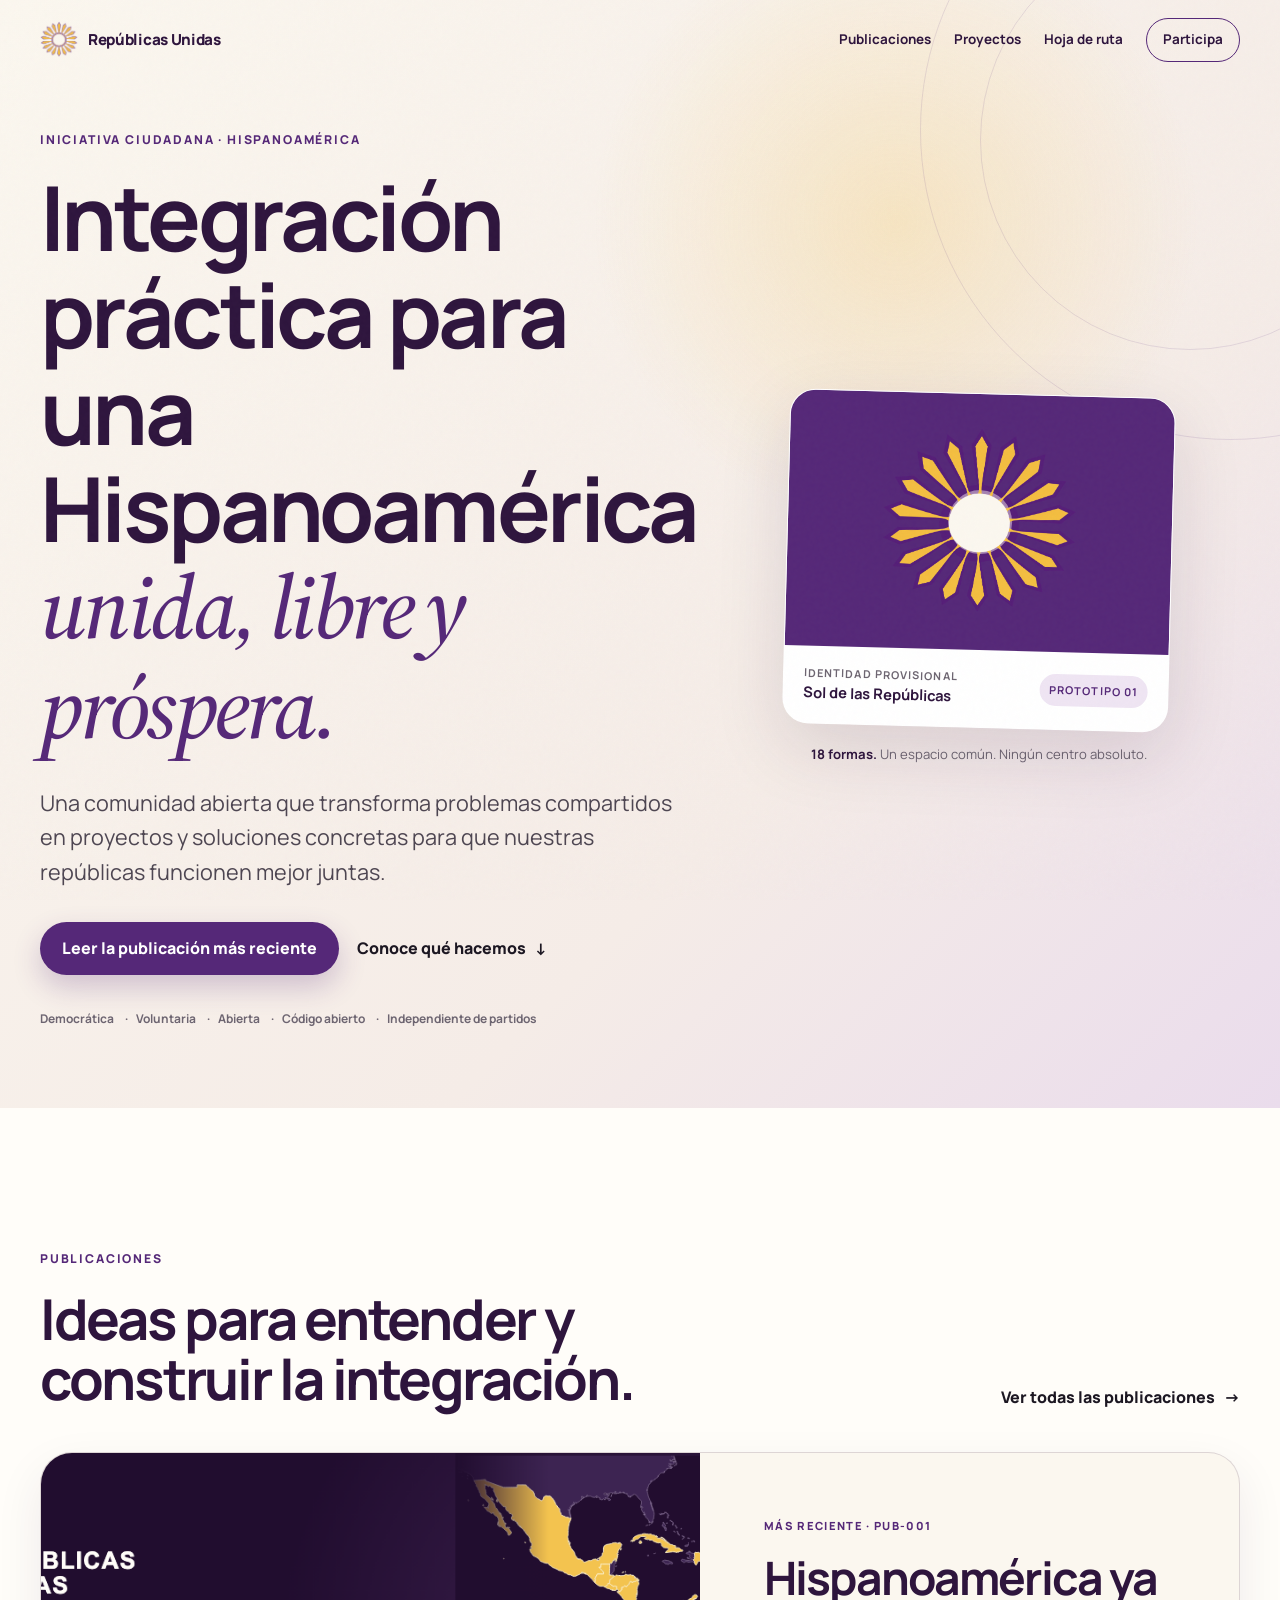
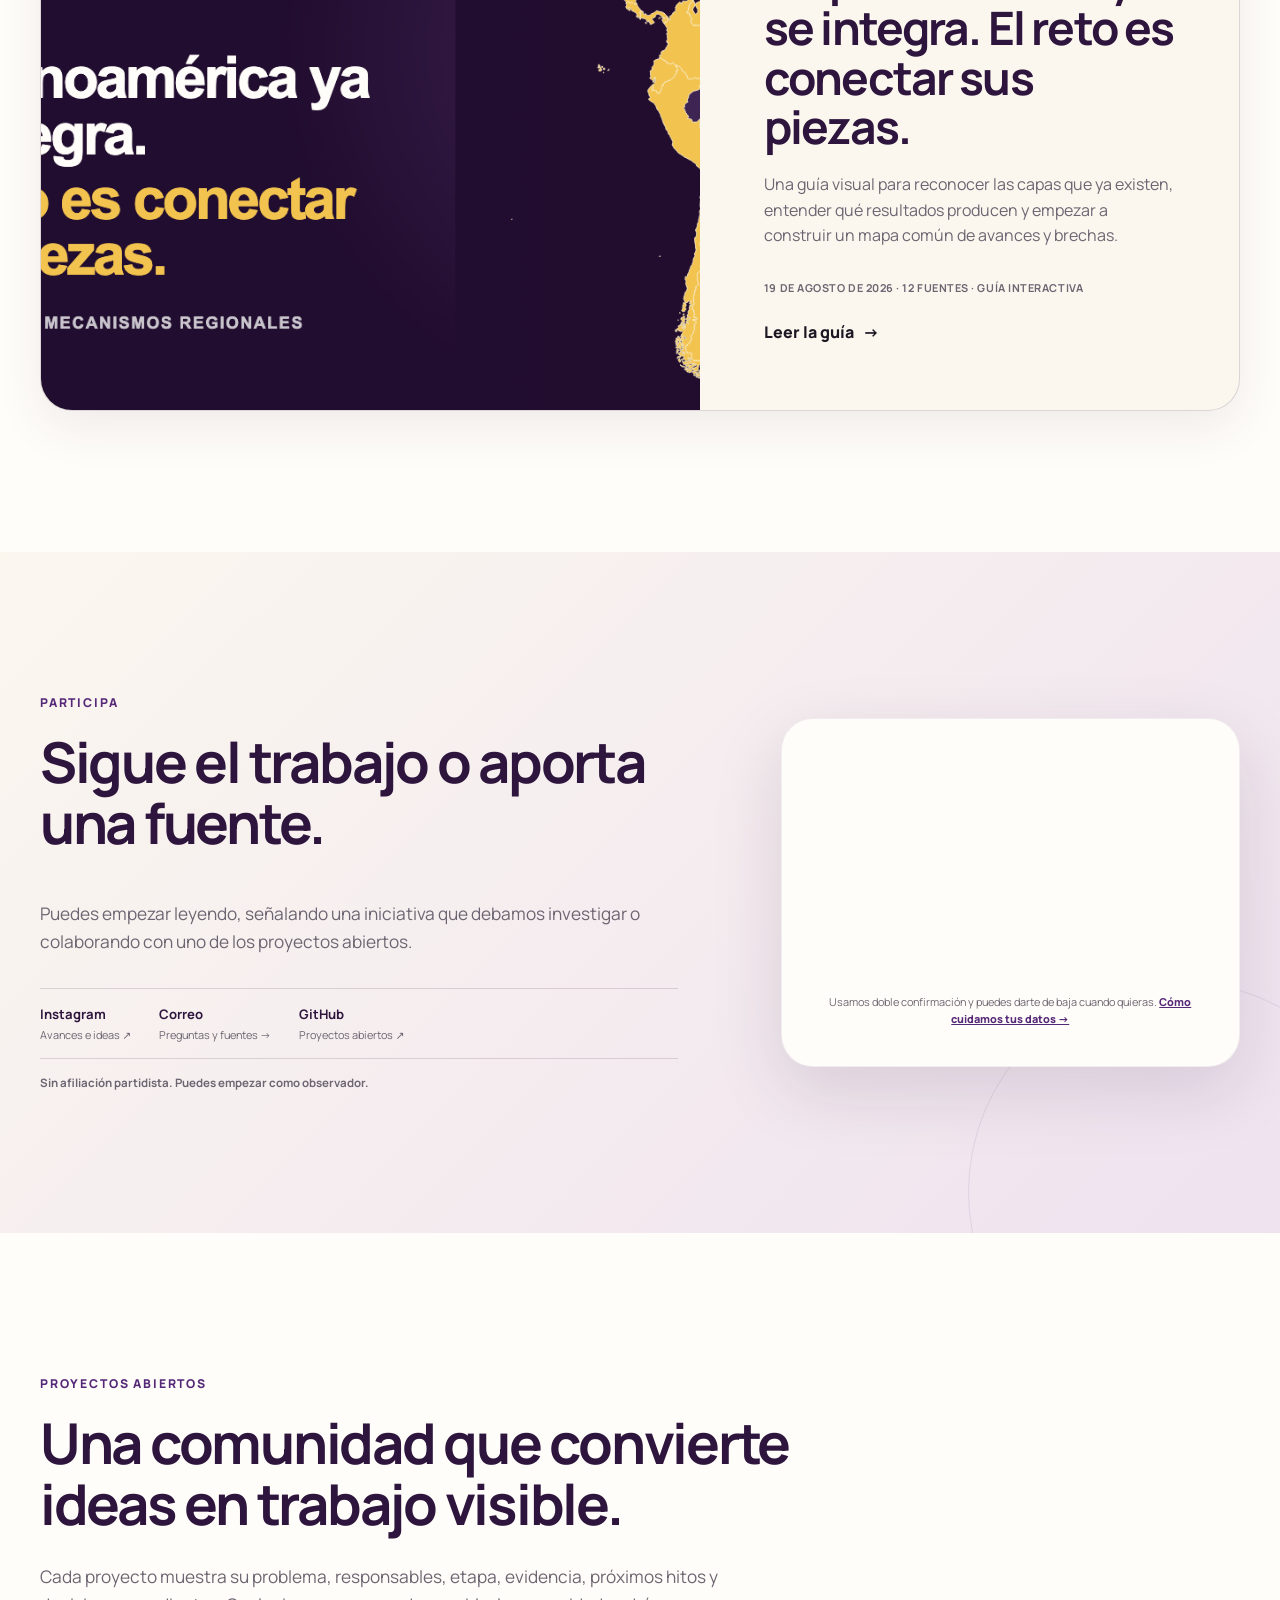
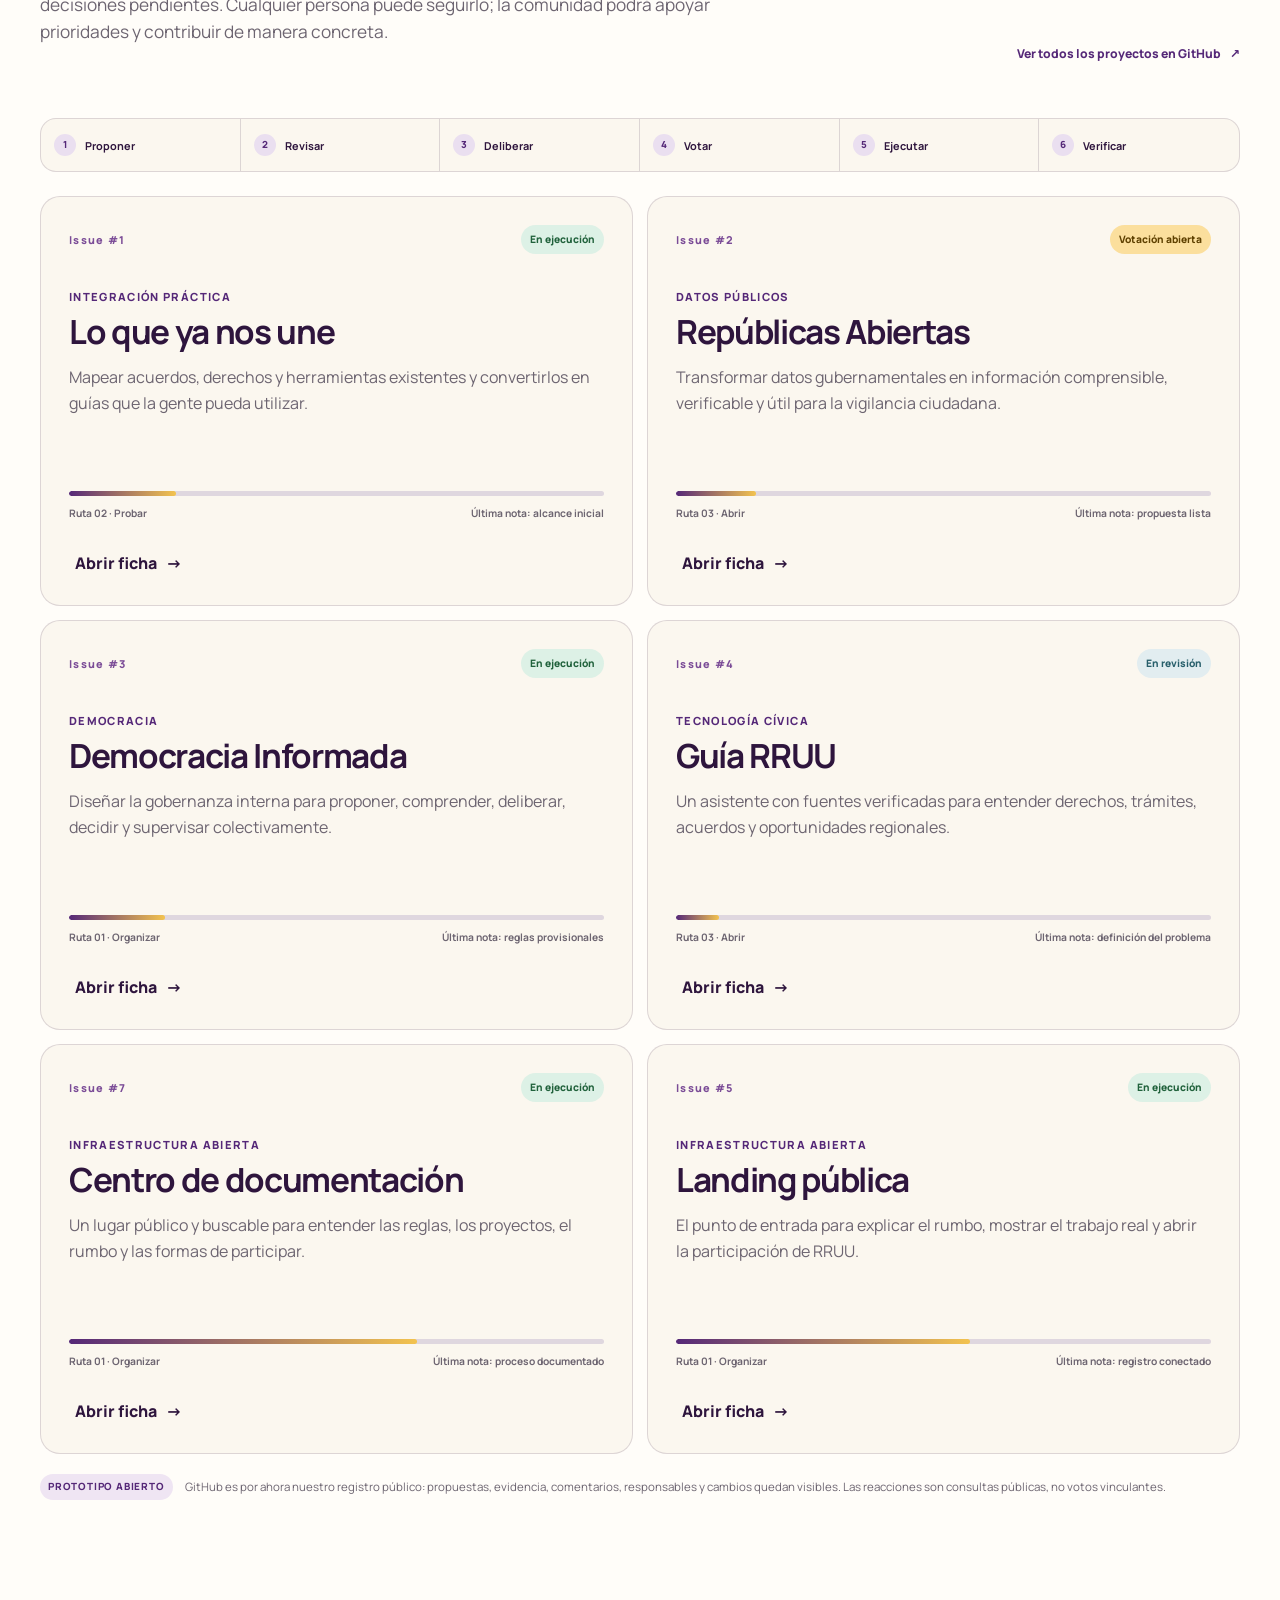
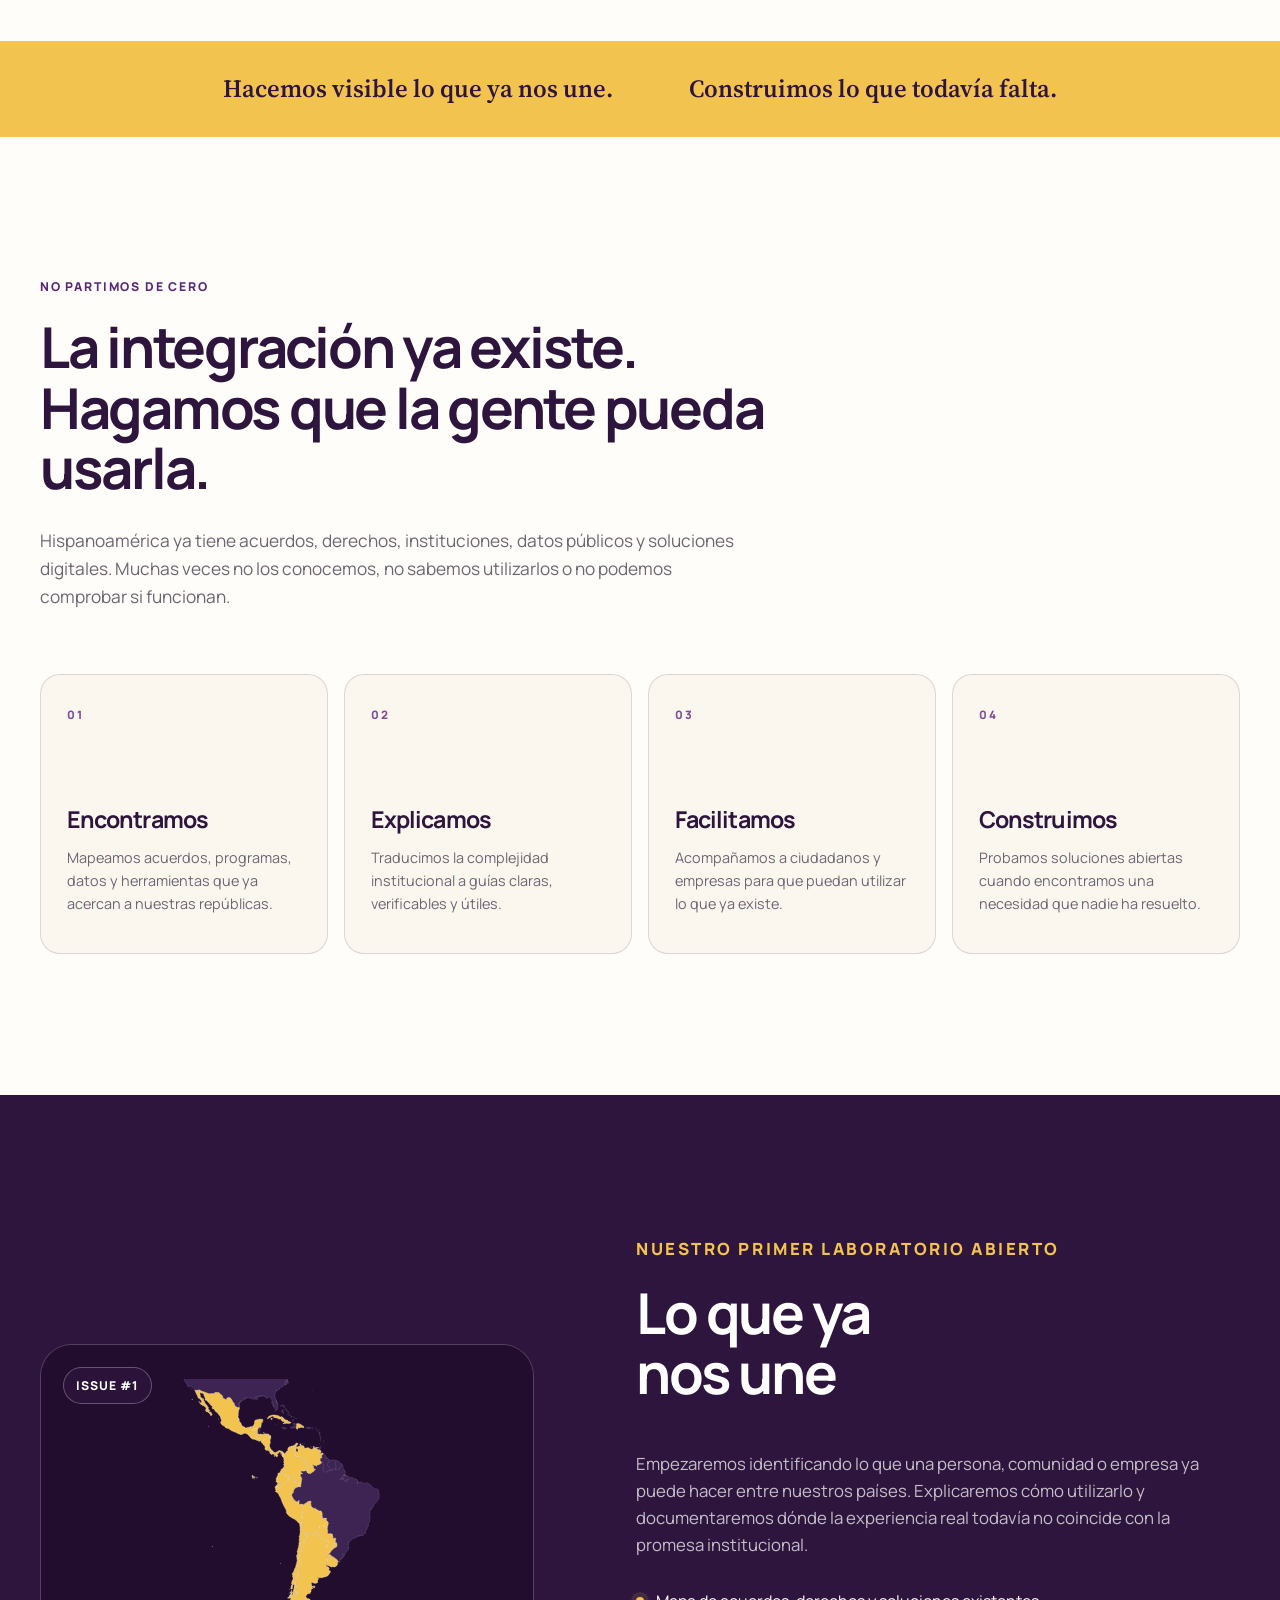
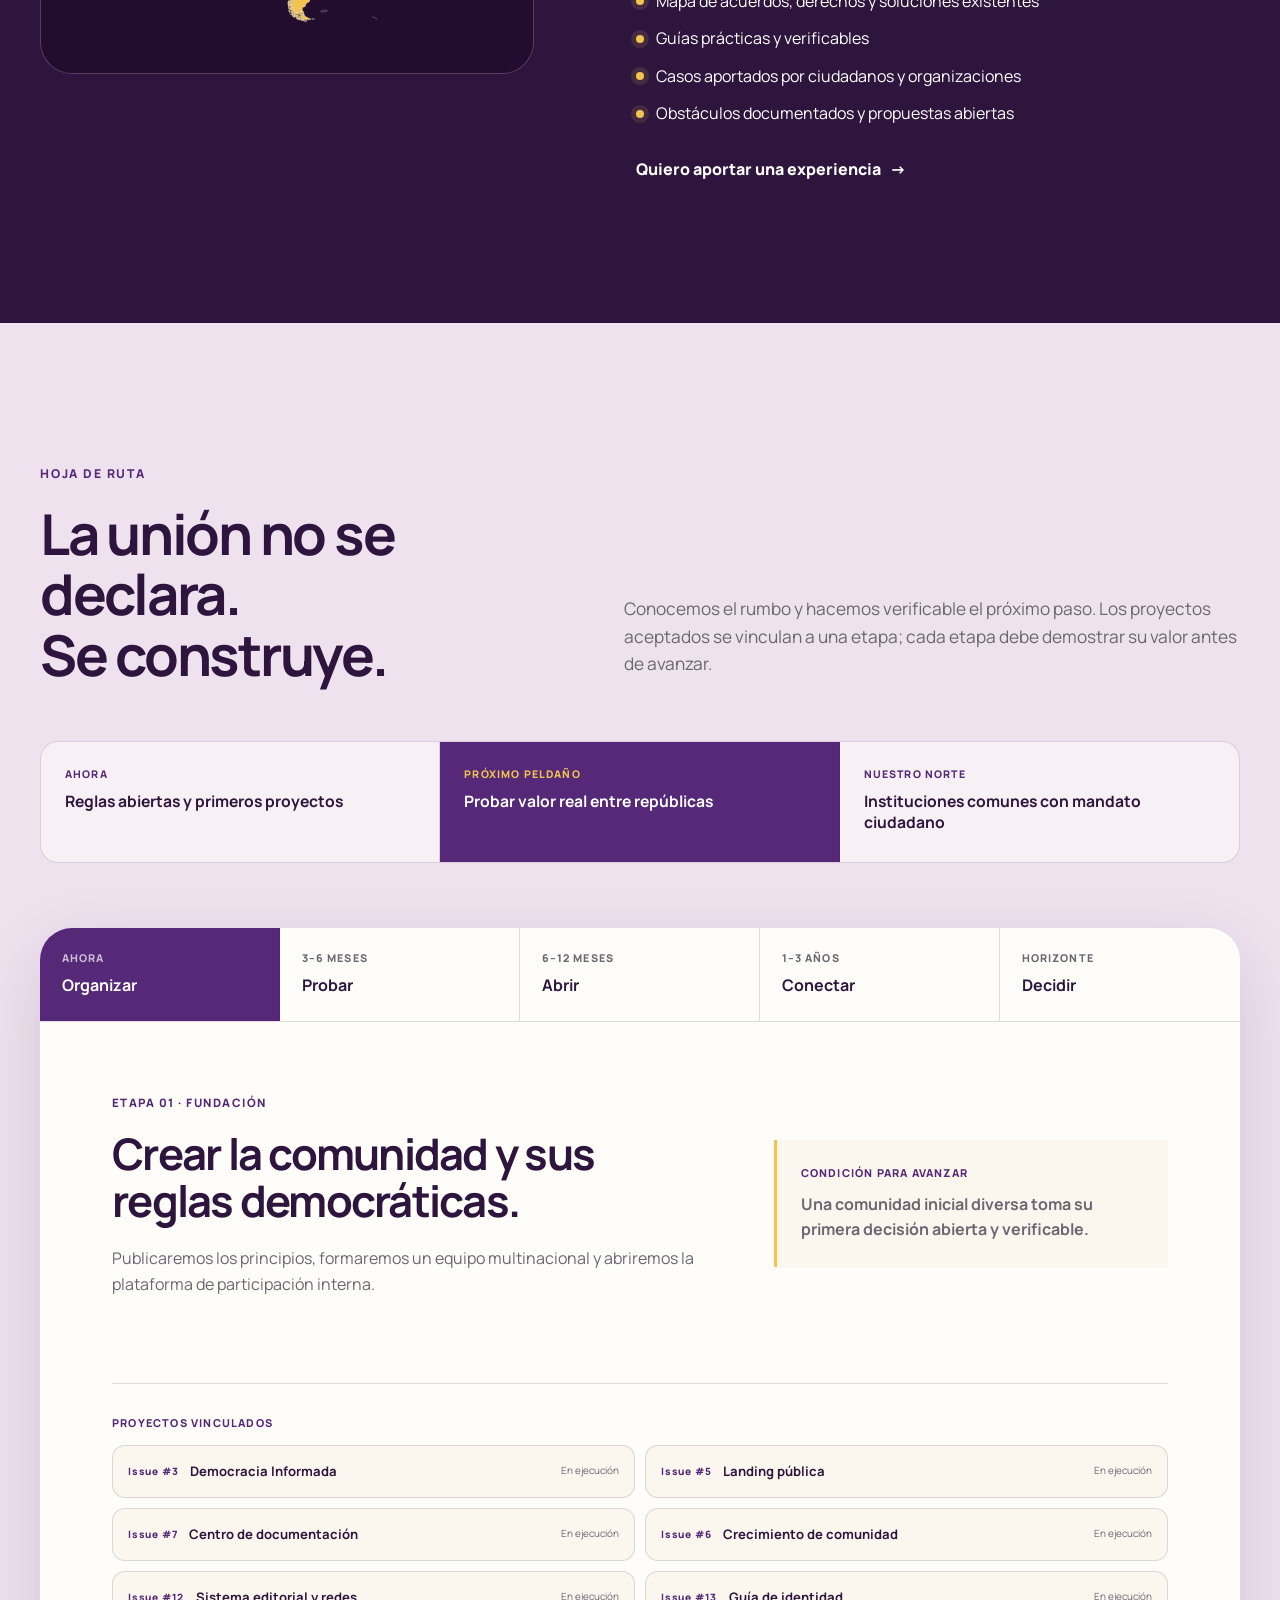
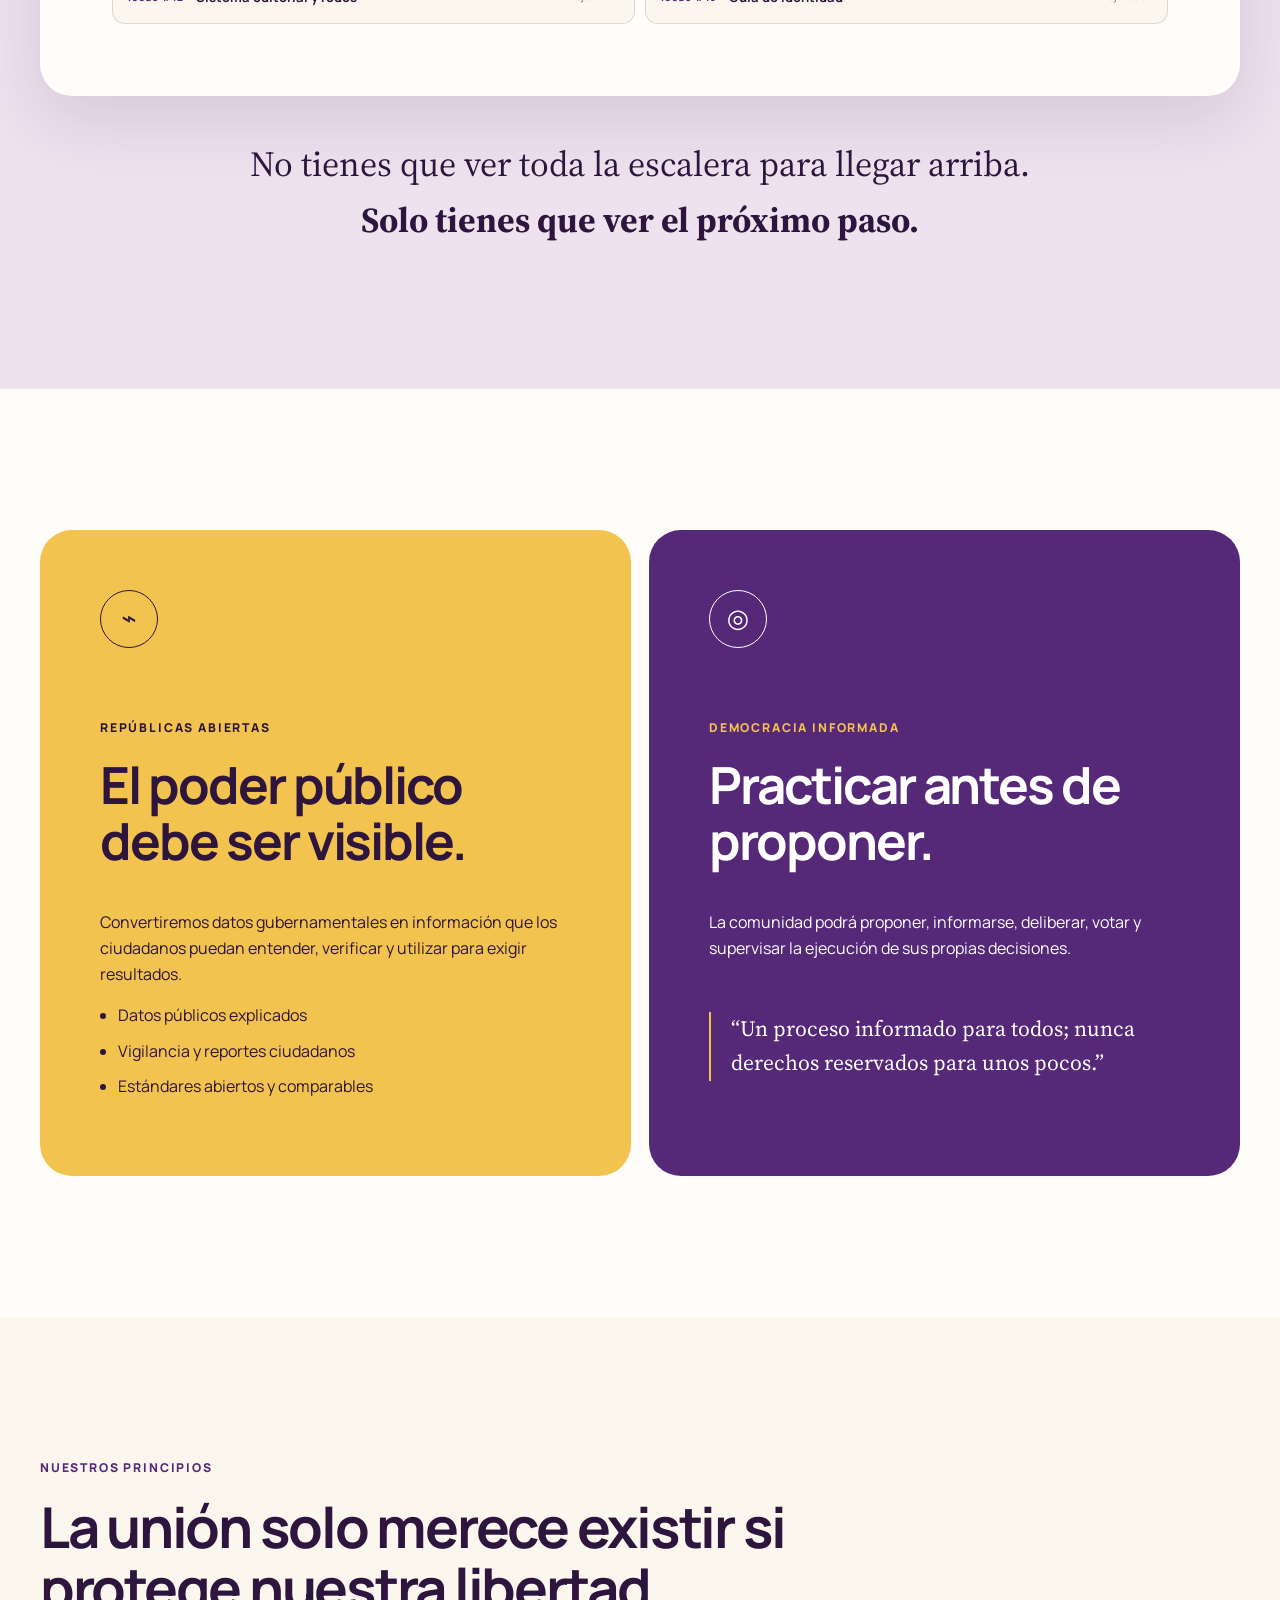
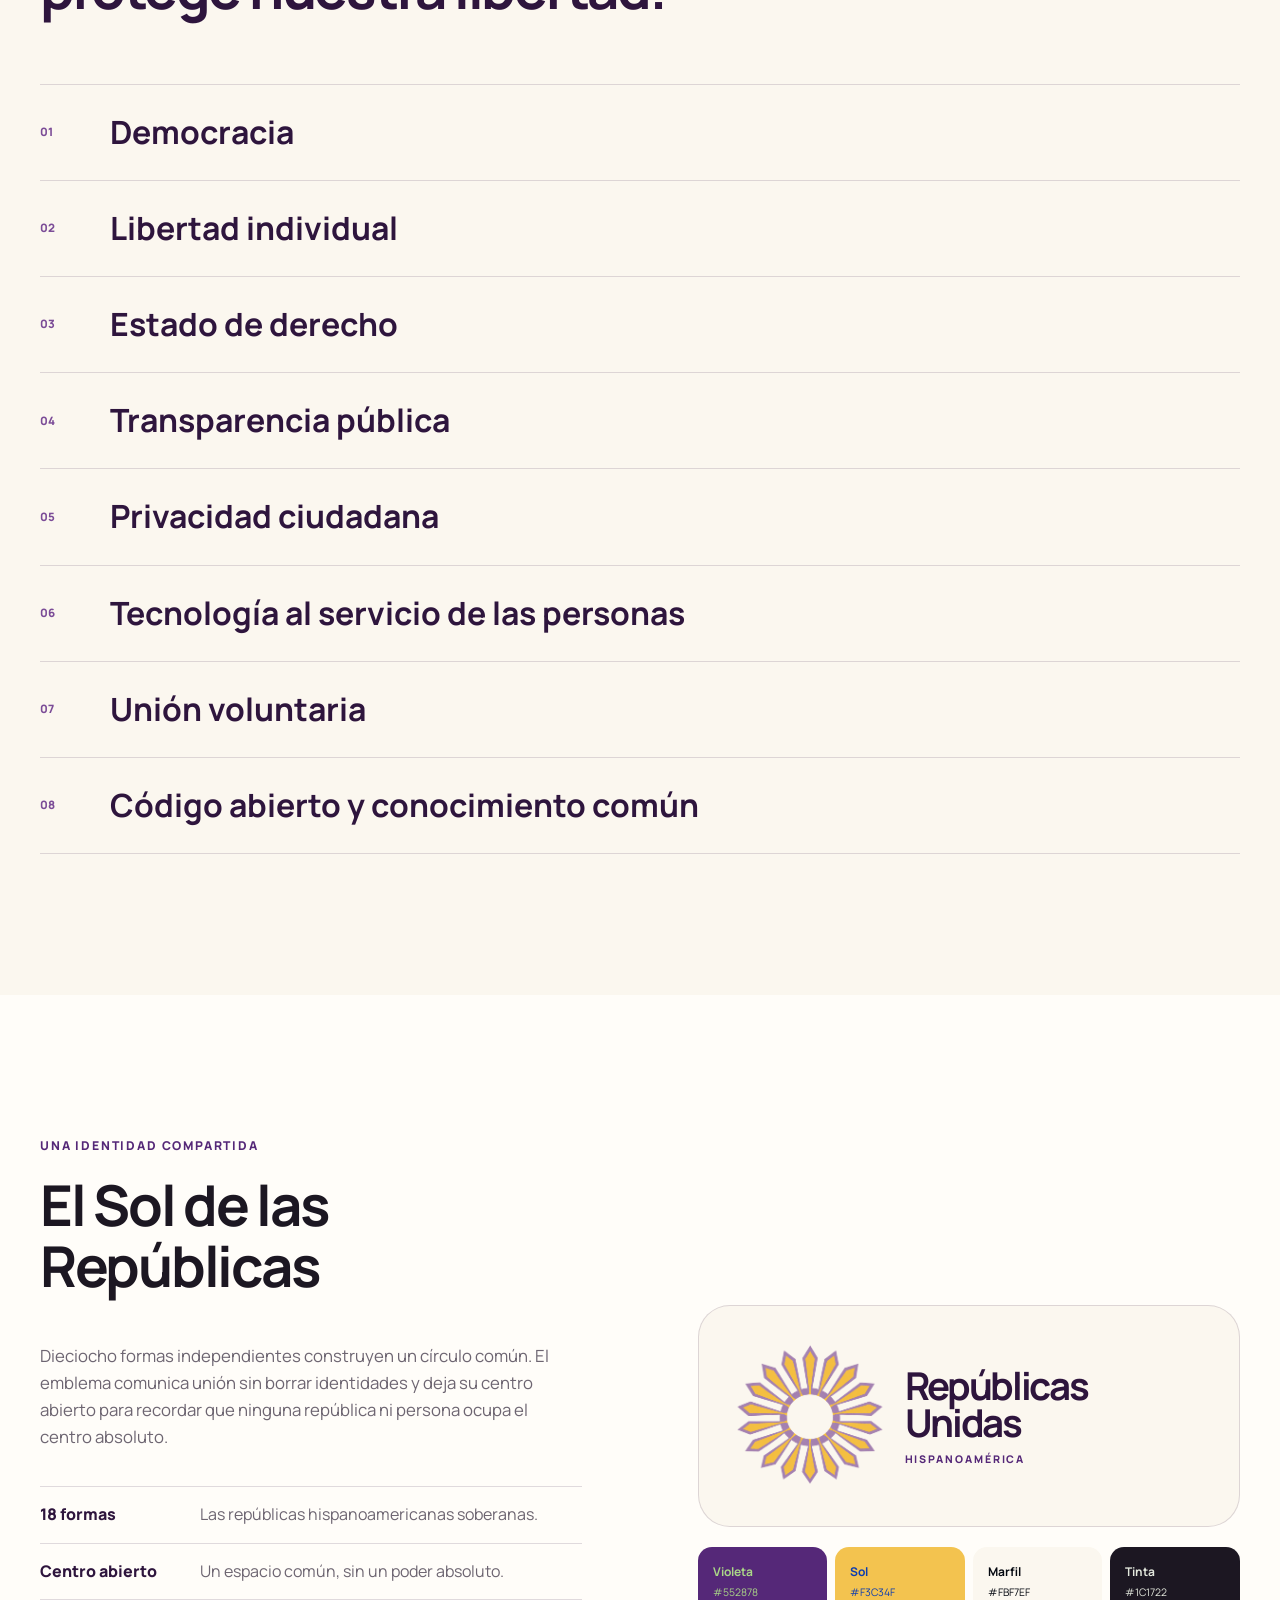
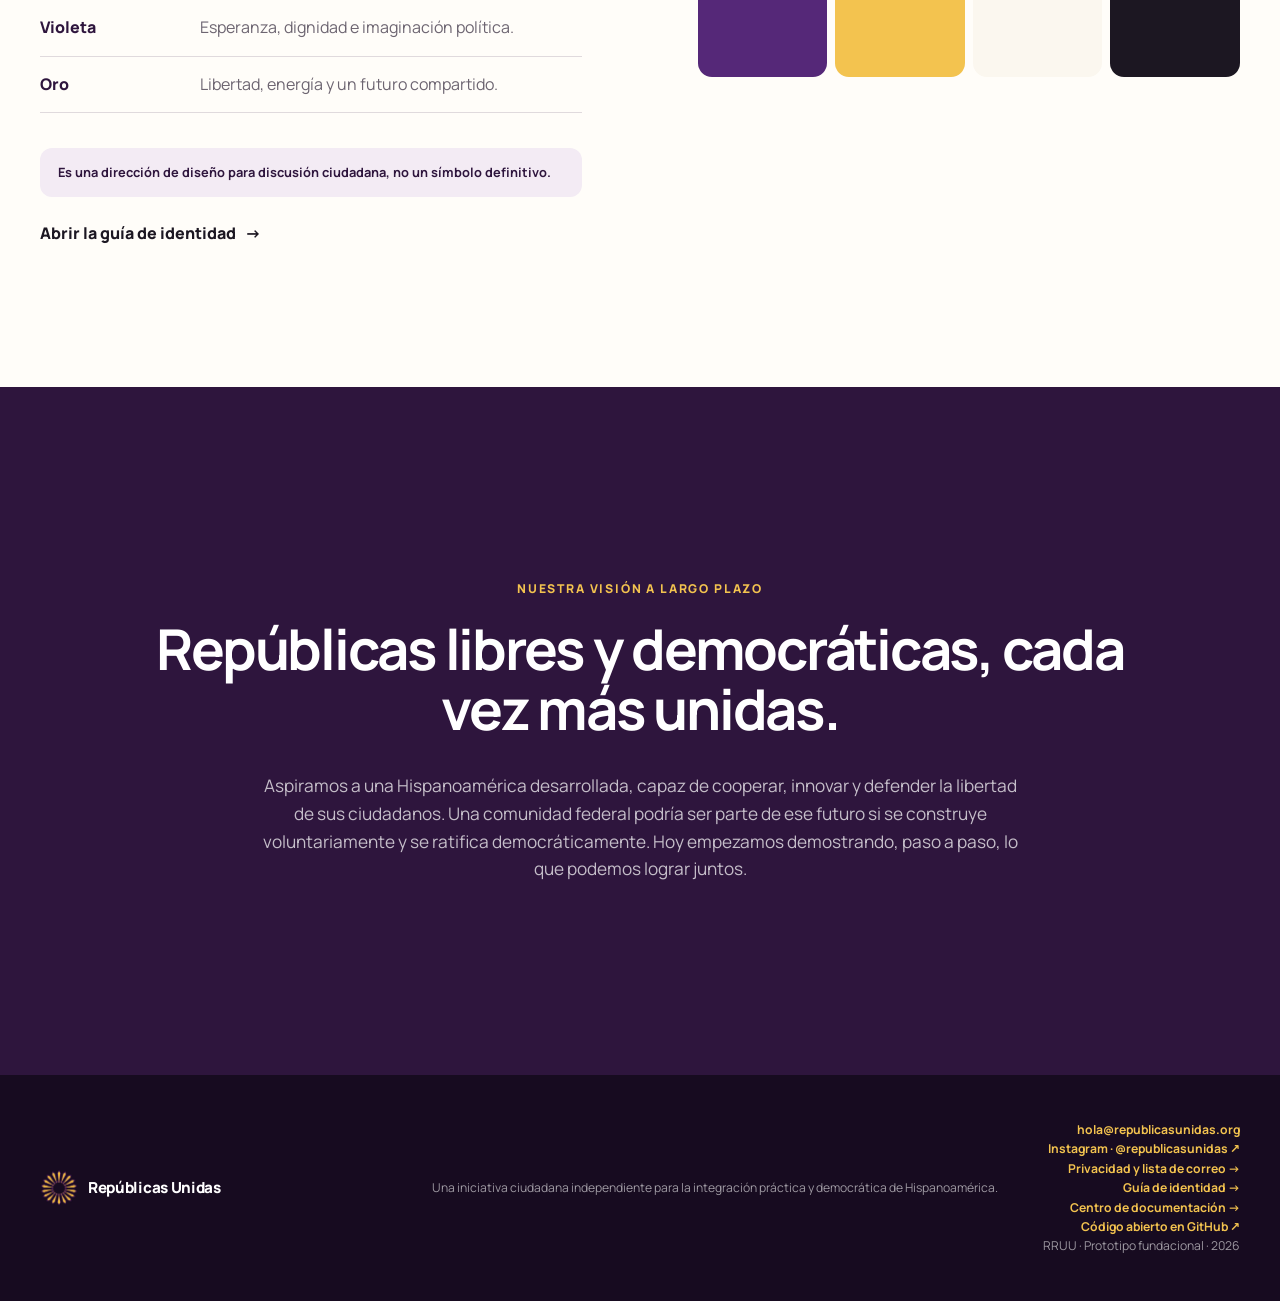
<file: index.html>
<!doctype html>
<html lang="es">
  <head>
    <meta charset="UTF-8" />
    <meta name="viewport" content="width=device-width, initial-scale=1.0" />
    <meta
      name="description"
      content="Repúblicas Unidas impulsa proyectos abiertos de integración práctica para una Hispanoamérica unida, libre y próspera."
    />
    <meta name="theme-color" content="#552878" />
    <title>Repúblicas Unidas — Integración práctica para Hispanoamérica</title>
    <link rel="icon" href="assets/sol-de-las-republicas.png" />
    <link rel="me" href="https://www.instagram.com/republicasunidas" />
    <link rel="preconnect" href="https://fonts.googleapis.com" />
    <link rel="preconnect" href="https://fonts.gstatic.com" crossorigin />
    <link
      href="https://fonts.googleapis.com/css2?family=Manrope:wght@400;500;600;700;800&family=Source+Serif+4:opsz,wght@8..60,500;8..60,600&display=swap"
      rel="stylesheet"
    />
    <link rel="stylesheet" href="styles.css" />
    <!-- MailerLite Universal -->
    <script>
      (function(w,d,e,u,f,l,n){w[f]=w[f]||function(){(w[f].q=w[f].q||[]).push(arguments);},l=d.createElement(e),l.async=1,l.src=u,n=d.getElementsByTagName(e)[0],n.parentNode.insertBefore(l,n);})(window,document,"script","https://assets.mailerlite.com/js/universal.js","ml");
      ml("account", "2585829");
    </script>
    <!-- End MailerLite Universal -->
  </head>
  <body>
    <a class="skip-link" href="#contenido">Saltar al contenido</a>

    <header class="site-header" data-header>
      <a class="brand" href="#inicio" aria-label="Repúblicas Unidas, inicio">
        <img src="assets/sol-de-las-republicas.png" alt="" />
        <span>Repúblicas Unidas</span>
      </a>

      <button class="menu-toggle" type="button" aria-expanded="false" aria-controls="site-nav">
        <span></span><span></span><span></span>
        <span class="sr-only">Abrir menú</span>
      </button>

      <nav id="site-nav" class="site-nav" aria-label="Navegación principal">
        <a href="publicaciones/">Publicaciones</a>
        <a href="#proyectos">Proyectos</a>
        <a href="#hoja-ruta">Hoja de ruta</a>
        <a class="nav-cta" href="#participa">Participa</a>
      </nav>
    </header>

    <main id="contenido">
      <section id="inicio" class="hero">
        <div class="hero-orbit orbit-one" aria-hidden="true"></div>
        <div class="hero-orbit orbit-two" aria-hidden="true"></div>

        <div class="hero-copy reveal">
          <p class="eyebrow">Iniciativa ciudadana · Hispanoamérica</p>
          <h1>Integración práctica para una Hispanoamérica <em>unida, libre y próspera.</em></h1>
          <p class="hero-lede">
            Una comunidad abierta que transforma problemas compartidos en proyectos y soluciones
            concretas para que nuestras repúblicas funcionen mejor juntas.
          </p>
          <div class="hero-actions">
            <a class="button button-primary" href="publicaciones/pub-001/">Leer la publicación más reciente</a>
            <a class="text-link" href="#que-hacemos">Conoce qué hacemos <span>↓</span></a>
          </div>
          <ul class="trust-line" aria-label="Principios básicos">
            <li>Democrática</li>
            <li>Voluntaria</li>
            <li>Abierta</li>
            <li>Código abierto</li>
            <li>Independiente de partidos</li>
          </ul>
        </div>

        <div class="hero-symbol reveal" aria-label="Propuesta de bandera de Repúblicas Unidas">
          <div class="flag-card">
            <div class="flag-prototype">
              <div class="flag-sun">
                <span aria-hidden="true"></span>
                <img src="assets/sol-de-las-republicas.png" alt="Emblema geométrico provisional formado por dieciocho elementos" />
              </div>
            </div>
            <div class="flag-caption">
              <div>
                <span>Identidad provisional</span>
                <strong>Sol de las Repúblicas</strong>
              </div>
              <span class="status-pill">Prototipo 01</span>
            </div>
          </div>
          <p class="symbol-note"><strong>18 formas.</strong> Un espacio común. Ningún centro absoluto.</p>
        </div>
      </section>

      <section class="section latest-section" aria-labelledby="latest-title">
        <div class="latest-heading reveal">
          <div>
            <p class="eyebrow">Publicaciones</p>
            <h2>Ideas para entender y construir la integración.</h2>
          </div>
          <a class="text-link" href="publicaciones/">Ver todas las publicaciones <span>→</span></a>
        </div>

        <article class="latest-card reveal">
          <a class="latest-media" href="publicaciones/pub-001/" aria-label="Leer Hispanoamérica ya se integra. El reto es conectar sus piezas.">
            <img src="assets/social/post-01-og-v3.png" alt="Mapa de Hispanoamérica conectado por distintas iniciativas regionales" />
          </a>
          <div class="latest-copy">
            <p class="latest-kicker">Más reciente · PUB-001</p>
            <h3 id="latest-title"><a href="publicaciones/pub-001/">Hispanoamérica ya se integra. El reto es conectar sus piezas.</a></h3>
            <p>
              Una guía visual para reconocer las capas que ya existen, entender qué resultados
              producen y empezar a construir un mapa común de avances y brechas.
            </p>
            <p class="latest-meta">19 de agosto de 2026 · 12 fuentes · Guía interactiva</p>
            <a class="text-link" href="publicaciones/pub-001/">Leer la guía <span>→</span></a>
          </div>
        </article>
      </section>

      <section id="participa" class="section participate-section">
        <div class="participate-copy reveal">
          <p class="eyebrow">Participa</p>
          <h2>Sigue el trabajo o aporta una fuente.</h2>
          <p class="participate-lede">
            Puedes empezar leyendo, señalando una iniciativa que debamos investigar o colaborando
            con uno de los proyectos abiertos.
          </p>

          <nav class="participation-links" aria-label="Canales oficiales de Repúblicas Unidas">
            <a href="https://www.instagram.com/republicasunidas" target="_blank" rel="me noreferrer"><strong>Instagram</strong><span>Avances e ideas ↗</span></a>
            <a href="mailto:hola@republicasunidas.org"><strong>Correo</strong><span>Preguntas y fuentes →</span></a>
            <a href="https://github.com/republicasunidas/republicas-unidas" target="_blank" rel="noreferrer"><strong>GitHub</strong><span>Proyectos abiertos ↗</span></a>
          </nav>

          <p class="participation-note">Sin afiliación partidista. Puedes empezar como observador.</p>
        </div>

        <div class="signup-card reveal">
          <div class="ml-embedded" data-form="46JKiX"></div>
          <p class="form-privacy">
            Usamos doble confirmación y puedes darte de baja cuando quieras.
            <a href="privacidad/">Cómo cuidamos tus datos →</a>
          </p>
        </div>
      </section>

      <section id="proyectos" class="section projects-section">
        <div class="projects-header reveal">
          <div class="section-intro">
            <p class="eyebrow">Proyectos abiertos</p>
            <h2>Una comunidad que convierte ideas en trabajo visible.</h2>
            <p>
              Cada proyecto muestra su problema, responsables, etapa, evidencia, próximos hitos y
              decisiones pendientes. Cualquier persona puede seguirlo; la comunidad podrá apoyar
              prioridades y contribuir de manera concreta.
            </p>
          </div>
          <div class="projects-header-actions">
            <a class="text-link" href="https://github.com/orgs/republicasunidas/projects/2" target="_blank" rel="noreferrer">Ver todos los proyectos en GitHub <span>↗</span></a>
          </div>
        </div>

        <ol class="project-lifecycle reveal" aria-label="Cómo avanza un proyecto">
          <li><span>1</span><strong>Proponer</strong></li>
          <li><span>2</span><strong>Revisar</strong></li>
          <li><span>3</span><strong>Deliberar</strong></li>
          <li><span>4</span><strong>Votar</strong></li>
          <li><span>5</span><strong>Ejecutar</strong></li>
          <li><span>6</span><strong>Verificar</strong></li>
        </ol>
        <div class="project-registry">
          <article class="registry-card reveal" data-category="integracion">
            <div class="registry-topline">
              <span class="project-code">Issue #1</span>
              <span class="project-status status-active">En ejecución</span>
            </div>
            <p class="project-category">Integración práctica</p>
            <h3>Lo que ya nos une</h3>
            <p>Mapear acuerdos, derechos y herramientas existentes y convertirlos en guías que la gente pueda utilizar.</p>
            <div class="project-progress" aria-label="Etapa uno de cinco"><span style="--progress:20%"></span></div>
            <div class="project-meta"><span>Ruta 02 · Probar</span><span>Última nota: alcance inicial</span></div>
            <div class="registry-actions">
              <button class="text-link project-open" type="button" data-project="existing">Abrir ficha <span>→</span></button>
            </div>
          </article>

          <article class="registry-card reveal" data-category="datos">
            <div class="registry-topline">
              <span class="project-code">Issue #2</span>
              <span class="project-status status-voting">Votación abierta</span>
            </div>
            <p class="project-category">Datos públicos</p>
            <h3>Repúblicas Abiertas</h3>
            <p>Transformar datos gubernamentales en información comprensible, verificable y útil para la vigilancia ciudadana.</p>
            <div class="project-progress" aria-label="Etapa uno de cinco"><span style="--progress:15%"></span></div>
            <div class="project-meta"><span>Ruta 03 · Abrir</span><span>Última nota: propuesta lista</span></div>
            <div class="registry-actions">
              <button class="text-link project-open" type="button" data-project="open-data">Abrir ficha <span>→</span></button>
            </div>
          </article>

          <article class="registry-card reveal" data-category="democracia">
            <div class="registry-topline">
              <span class="project-code">Issue #3</span>
              <span class="project-status status-active">En ejecución</span>
            </div>
            <p class="project-category">Democracia</p>
            <h3>Democracia Informada</h3>
            <p>Diseñar la gobernanza interna para proponer, comprender, deliberar, decidir y supervisar colectivamente.</p>
            <div class="project-progress" aria-label="Etapa uno de cinco"><span style="--progress:18%"></span></div>
            <div class="project-meta"><span>Ruta 01 · Organizar</span><span>Última nota: reglas provisionales</span></div>
            <div class="registry-actions">
              <button class="text-link project-open" type="button" data-project="democracy">Abrir ficha <span>→</span></button>
            </div>
          </article>

          <article class="registry-card reveal" data-category="tecnologia">
            <div class="registry-topline">
              <span class="project-code">Issue #4</span>
              <span class="project-status status-review">En revisión</span>
            </div>
            <p class="project-category">Tecnología cívica</p>
            <h3>Guía RRUU</h3>
            <p>Un asistente con fuentes verificadas para entender derechos, trámites, acuerdos y oportunidades regionales.</p>
            <div class="project-progress" aria-label="Etapa cero de cinco"><span style="--progress:8%"></span></div>
            <div class="project-meta"><span>Ruta 03 · Abrir</span><span>Última nota: definición del problema</span></div>
            <div class="registry-actions">
              <button class="text-link project-open" type="button" data-project="guide">Abrir ficha <span>→</span></button>
            </div>
          </article>

          <article class="registry-card reveal" data-category="tecnologia">
            <div class="registry-topline">
              <span class="project-code">Issue #7</span>
              <span class="project-status status-active">En ejecución</span>
            </div>
            <p class="project-category">Infraestructura abierta</p>
            <h3>Centro de documentación</h3>
            <p>Un lugar público y buscable para entender las reglas, los proyectos, el rumbo y las formas de participar.</p>
            <div class="project-progress" aria-label="Avance aproximado del sesenta y cinco por ciento"><span style="--progress:65%"></span></div>
            <div class="project-meta"><span>Ruta 01 · Organizar</span><span>Última nota: proceso documentado</span></div>
            <div class="registry-actions">
              <button class="text-link project-open" type="button" data-project="docs">Abrir ficha <span>→</span></button>
            </div>
          </article>

          <article class="registry-card reveal" data-category="tecnologia">
            <div class="registry-topline">
              <span class="project-code">Issue #5</span>
              <span class="project-status status-active">En ejecución</span>
            </div>
            <p class="project-category">Infraestructura abierta</p>
            <h3>Landing pública</h3>
            <p>El punto de entrada para explicar el rumbo, mostrar el trabajo real y abrir la participación de RRUU.</p>
            <div class="project-progress" aria-label="Avance aproximado del cincuenta y cinco por ciento"><span style="--progress:55%"></span></div>
            <div class="project-meta"><span>Ruta 01 · Organizar</span><span>Última nota: registro conectado</span></div>
            <div class="registry-actions">
              <button class="text-link project-open" type="button" data-project="landing">Abrir ficha <span>→</span></button>
            </div>
          </article>
        </div>

        <div class="registry-note reveal">
          <span>Prototipo abierto</span>
          <p>
            GitHub es por ahora nuestro registro público: propuestas, evidencia, comentarios,
            responsables y cambios quedan visibles. Las reacciones son consultas públicas, no votos vinculantes.
          </p>
        </div>
      </section>

      <section class="statement-band" aria-label="Declaración principal">
        <p>Hacemos visible lo que ya nos une.</p>
        <p>Construimos lo que todavía falta.</p>
      </section>

      <section id="que-hacemos" class="section section-light">
        <div class="section-intro reveal">
          <p class="eyebrow">No partimos de cero</p>
          <h2>La integración ya existe.<br />Hagamos que la gente pueda usarla.</h2>
          <p>
            Hispanoamérica ya tiene acuerdos, derechos, instituciones, datos públicos y soluciones
            digitales. Muchas veces no los conocemos, no sabemos utilizarlos o no podemos comprobar
            si funcionan.
          </p>
        </div>

        <div class="method-grid">
          <article class="method-card reveal">
            <span class="method-number">01</span>
            <h3>Encontramos</h3>
            <p>Mapeamos acuerdos, programas, datos y herramientas que ya acercan a nuestras repúblicas.</p>
          </article>
          <article class="method-card reveal">
            <span class="method-number">02</span>
            <h3>Explicamos</h3>
            <p>Traducimos la complejidad institucional a guías claras, verificables y útiles.</p>
          </article>
          <article class="method-card reveal">
            <span class="method-number">03</span>
            <h3>Facilitamos</h3>
            <p>Acompañamos a ciudadanos y empresas para que puedan utilizar lo que ya existe.</p>
          </article>
          <article class="method-card reveal">
            <span class="method-number">04</span>
            <h3>Construimos</h3>
            <p>Probamos soluciones abiertas cuando encontramos una necesidad que nadie ha resuelto.</p>
          </article>
        </div>
      </section>

      <section id="primer-proyecto" class="section project-section">
        <div class="project-visual project-map-visual reveal">
          <img
            src="assets/maps/hispanoamerica.svg"
            alt="Mapa de las dieciocho repúblicas soberanas de Hispanoamérica destacadas en oro"
            width="1200"
            height="1500"
          />
          <span class="project-map-label">Issue #1</span>
        </div>

        <div class="project-copy reveal">
          <p class="eyebrow">Nuestro primer laboratorio abierto</p>
          <h2>Lo que ya<br />nos une</h2>
          <p>
            Empezaremos identificando lo que una persona, comunidad o empresa ya puede hacer entre
            nuestros países. Explicaremos cómo utilizarlo y documentaremos dónde la experiencia real
            todavía no coincide con la promesa institucional.
          </p>
          <ul class="check-list">
            <li>Mapa de acuerdos, derechos y soluciones existentes</li>
            <li>Guías prácticas y verificables</li>
            <li>Casos aportados por ciudadanos y organizaciones</li>
            <li>Obstáculos documentados y propuestas abiertas</li>
          </ul>
          <a class="text-link" href="#participa">Quiero aportar una experiencia <span>→</span></a>
        </div>
      </section>

      <section id="hoja-ruta" class="section roadmap-section">
        <div class="section-intro roadmap-intro reveal">
          <p class="eyebrow">Hoja de ruta</p>
          <h2>La unión no se declara.<br />Se construye.</h2>
          <p>
            Conocemos el rumbo y hacemos verificable el próximo paso. Los proyectos aceptados se
            vinculan a una etapa; cada etapa debe demostrar su valor antes de avanzar.
          </p>
        </div>

        <div class="roadmap-compass reveal" aria-label="Dirección de la hoja de ruta">
          <div><span>Ahora</span><strong>Reglas abiertas y primeros proyectos</strong></div>
          <div class="compass-next"><span>Próximo peldaño</span><strong>Probar valor real entre repúblicas</strong></div>
          <div><span>Nuestro norte</span><strong>Instituciones comunes con mandato ciudadano</strong></div>
        </div>

        <div class="roadmap-shell reveal">
          <div class="roadmap-tabs" role="tablist" aria-label="Etapas de la hoja de ruta">
            <button class="roadmap-tab is-active" type="button" role="tab" aria-selected="true" data-stage="organizar">
              <span>Ahora</span><strong>Organizar</strong>
            </button>
            <button class="roadmap-tab" type="button" role="tab" aria-selected="false" data-stage="probar">
              <span>3–6 meses</span><strong>Probar</strong>
            </button>
            <button class="roadmap-tab" type="button" role="tab" aria-selected="false" data-stage="abrir">
              <span>6–12 meses</span><strong>Abrir</strong>
            </button>
            <button class="roadmap-tab" type="button" role="tab" aria-selected="false" data-stage="conectar">
              <span>1–3 años</span><strong>Conectar</strong>
            </button>
            <button class="roadmap-tab" type="button" role="tab" aria-selected="false" data-stage="decidir">
              <span>Horizonte</span><strong>Decidir</strong>
            </button>
          </div>

          <div class="roadmap-panel" aria-live="polite">
            <div>
              <span class="stage-kicker" data-stage-label>Etapa 01 · Fundación</span>
              <h3 data-stage-title>Crear la comunidad y sus reglas democráticas.</h3>
              <p data-stage-copy>
                Publicaremos los principios, formaremos un equipo multinacional y abriremos la
                plataforma de participación interna.
              </p>
            </div>
            <div class="success-gate">
              <span>Condición para avanzar</span>
              <p data-stage-gate>Una comunidad inicial diversa toma su primera decisión abierta y verificable.</p>
            </div>
            <div class="stage-projects">
              <span>Proyectos vinculados</span>
              <div data-stage-projects></div>
            </div>
          </div>
        </div>

        <p class="roadmap-closer reveal">
          No tienes que ver toda la escalera para llegar arriba.<br />
          <strong>Solo tienes que ver el próximo paso.</strong>
        </p>
      </section>

      <section class="section civic-grid-section">
        <article class="civic-card civic-data reveal">
          <span class="civic-icon" aria-hidden="true">⌁</span>
          <p class="eyebrow">Repúblicas Abiertas</p>
          <h2>El poder público debe ser visible.</h2>
          <p>
            Convertiremos datos gubernamentales en información que los ciudadanos puedan entender,
            verificar y utilizar para exigir resultados.
          </p>
          <ul>
            <li>Datos públicos explicados</li>
            <li>Vigilancia y reportes ciudadanos</li>
            <li>Estándares abiertos y comparables</li>
          </ul>
        </article>

        <article class="civic-card civic-democracy reveal">
          <span class="civic-icon" aria-hidden="true">◎</span>
          <p class="eyebrow">Democracia Informada</p>
          <h2>Practicar antes de proponer.</h2>
          <p>
            La comunidad podrá proponer, informarse, deliberar, votar y supervisar la ejecución de
            sus propias decisiones.
          </p>
          <blockquote>“Un proceso informado para todos; nunca derechos reservados para unos pocos.”</blockquote>
        </article>
      </section>

      <section id="principios" class="section principles-section">
        <div class="section-intro reveal">
          <p class="eyebrow">Nuestros principios</p>
          <h2>La unión solo merece existir si protege nuestra libertad.</h2>
        </div>

        <div class="principles-list reveal">
          <div><span>01</span><strong>Democracia</strong></div>
          <div><span>02</span><strong>Libertad individual</strong></div>
          <div><span>03</span><strong>Estado de derecho</strong></div>
          <div><span>04</span><strong>Transparencia pública</strong></div>
          <div><span>05</span><strong>Privacidad ciudadana</strong></div>
          <div><span>06</span><strong>Tecnología al servicio de las personas</strong></div>
          <div><span>07</span><strong>Unión voluntaria</strong></div>
          <div><span>08</span><strong>Código abierto y conocimiento común</strong></div>
        </div>
      </section>

      <section id="identidad" class="section identity-section">
        <div class="identity-copy reveal">
          <p class="eyebrow">Una identidad compartida</p>
          <h2>El Sol de las Repúblicas</h2>
          <p>
            Dieciocho formas independientes construyen un círculo común. El emblema comunica unión
            sin borrar identidades y deja su centro abierto para recordar que ninguna república ni
            persona ocupa el centro absoluto.
          </p>
          <dl class="identity-legend">
            <div><dt>18 formas</dt><dd>Las repúblicas hispanoamericanas soberanas.</dd></div>
            <div><dt>Centro abierto</dt><dd>Un espacio común, sin un poder absoluto.</dd></div>
            <div><dt>Violeta</dt><dd>Esperanza, dignidad e imaginación política.</dd></div>
            <div><dt>Oro</dt><dd>Libertad, energía y un futuro compartido.</dd></div>
          </dl>
          <p class="prototype-warning">Es una dirección de diseño para discusión ciudadana, no un símbolo definitivo.</p>
          <div class="identity-actions">
            <a class="text-link" href="identidad/">Abrir la guía de identidad <span>→</span></a>
          </div>
        </div>

        <div class="identity-lockup reveal">
          <div class="logo-display">
            <img src="assets/sol-de-las-republicas.png" alt="Emblema abierto provisional de Repúblicas Unidas" />
            <div><strong>Repúblicas</strong><strong>Unidas</strong><span>Hispanoamérica</span></div>
          </div>
          <div class="palette" aria-label="Paleta provisional">
            <span style="--swatch:#552878"><b>Violeta</b><small>#552878</small></span>
            <span style="--swatch:#F3C34F"><b>Sol</b><small>#F3C34F</small></span>
            <span style="--swatch:#FBF7EF"><b>Marfil</b><small>#FBF7EF</small></span>
            <span style="--swatch:#1C1722"><b>Tinta</b><small>#1C1722</small></span>
          </div>
        </div>
      </section>

      <section class="vision-section">
        <div class="vision-inner reveal">
          <p class="eyebrow">Nuestra visión a largo plazo</p>
          <h2>Repúblicas libres y democráticas, cada vez más unidas.</h2>
          <p>
            Aspiramos a una Hispanoamérica desarrollada, capaz de cooperar, innovar y defender la
            libertad de sus ciudadanos. Una comunidad federal podría ser parte de ese futuro si se
            construye voluntariamente y se ratifica democráticamente. Hoy empezamos demostrando,
            paso a paso, lo que podemos lograr juntos.
          </p>
        </div>
      </section>

    </main>

    <div class="project-drawer" data-project-drawer aria-hidden="true">
      <button class="drawer-backdrop" type="button" data-close-project aria-label="Cerrar ficha del proyecto"></button>
      <aside class="drawer-panel" role="dialog" aria-modal="true" aria-labelledby="drawer-title">
        <button class="drawer-close" type="button" data-close-project aria-label="Cerrar">×</button>
        <span class="drawer-code" data-drawer-code>Issue #1</span>
        <p class="eyebrow" data-drawer-category>Integración práctica</p>
        <h2 id="drawer-title" data-drawer-title>Lo que ya nos une</h2>
        <p class="drawer-summary" data-drawer-summary></p>

        <div class="drawer-section">
          <span>Problema</span>
          <p data-drawer-problem></p>
        </div>
        <div class="drawer-section">
          <span>Próximo hito verificable</span>
          <p data-drawer-milestone></p>
        </div>
        <div class="drawer-section">
          <span>Última actualización</span>
          <p data-drawer-update></p>
        </div>
        <div class="drawer-section">
          <span>Cómo contribuir</span>
          <p data-drawer-contribute></p>
        </div>

        <div class="drawer-actions">
          <a class="button button-primary" data-drawer-github href="https://github.com/republicasunidas/republicas-unidas/issues" target="_blank" rel="noreferrer">Ver expediente en GitHub ↗</a>
          <a class="button button-quiet" href="#participa" data-close-project>Quiero contribuir</a>
        </div>
      </aside>
    </div>

    <footer class="site-footer">
      <a class="brand footer-brand" href="#inicio">
        <img src="assets/sol-de-las-republicas.png" alt="" />
        <span>Repúblicas Unidas</span>
      </a>
      <p>Una iniciativa ciudadana independiente para la integración práctica y democrática de Hispanoamérica.</p>
      <p class="footer-meta"><a href="mailto:hola@republicasunidas.org">hola@republicasunidas.org</a><br /><a href="https://www.instagram.com/republicasunidas" target="_blank" rel="me noreferrer">Instagram · @republicasunidas ↗</a><br /><a href="privacidad/">Privacidad y lista de correo →</a><br /><a href="identidad/">Guía de identidad →</a><br /><a href="docs/">Centro de documentación →</a><br /><a href="https://github.com/republicasunidas/republicas-unidas" target="_blank" rel="noreferrer">Código abierto en GitHub ↗</a><br />RRUU · Prototipo fundacional · 2026</p>
    </footer>

    <script src="script.js"></script>
  </body>
</html>
</file>
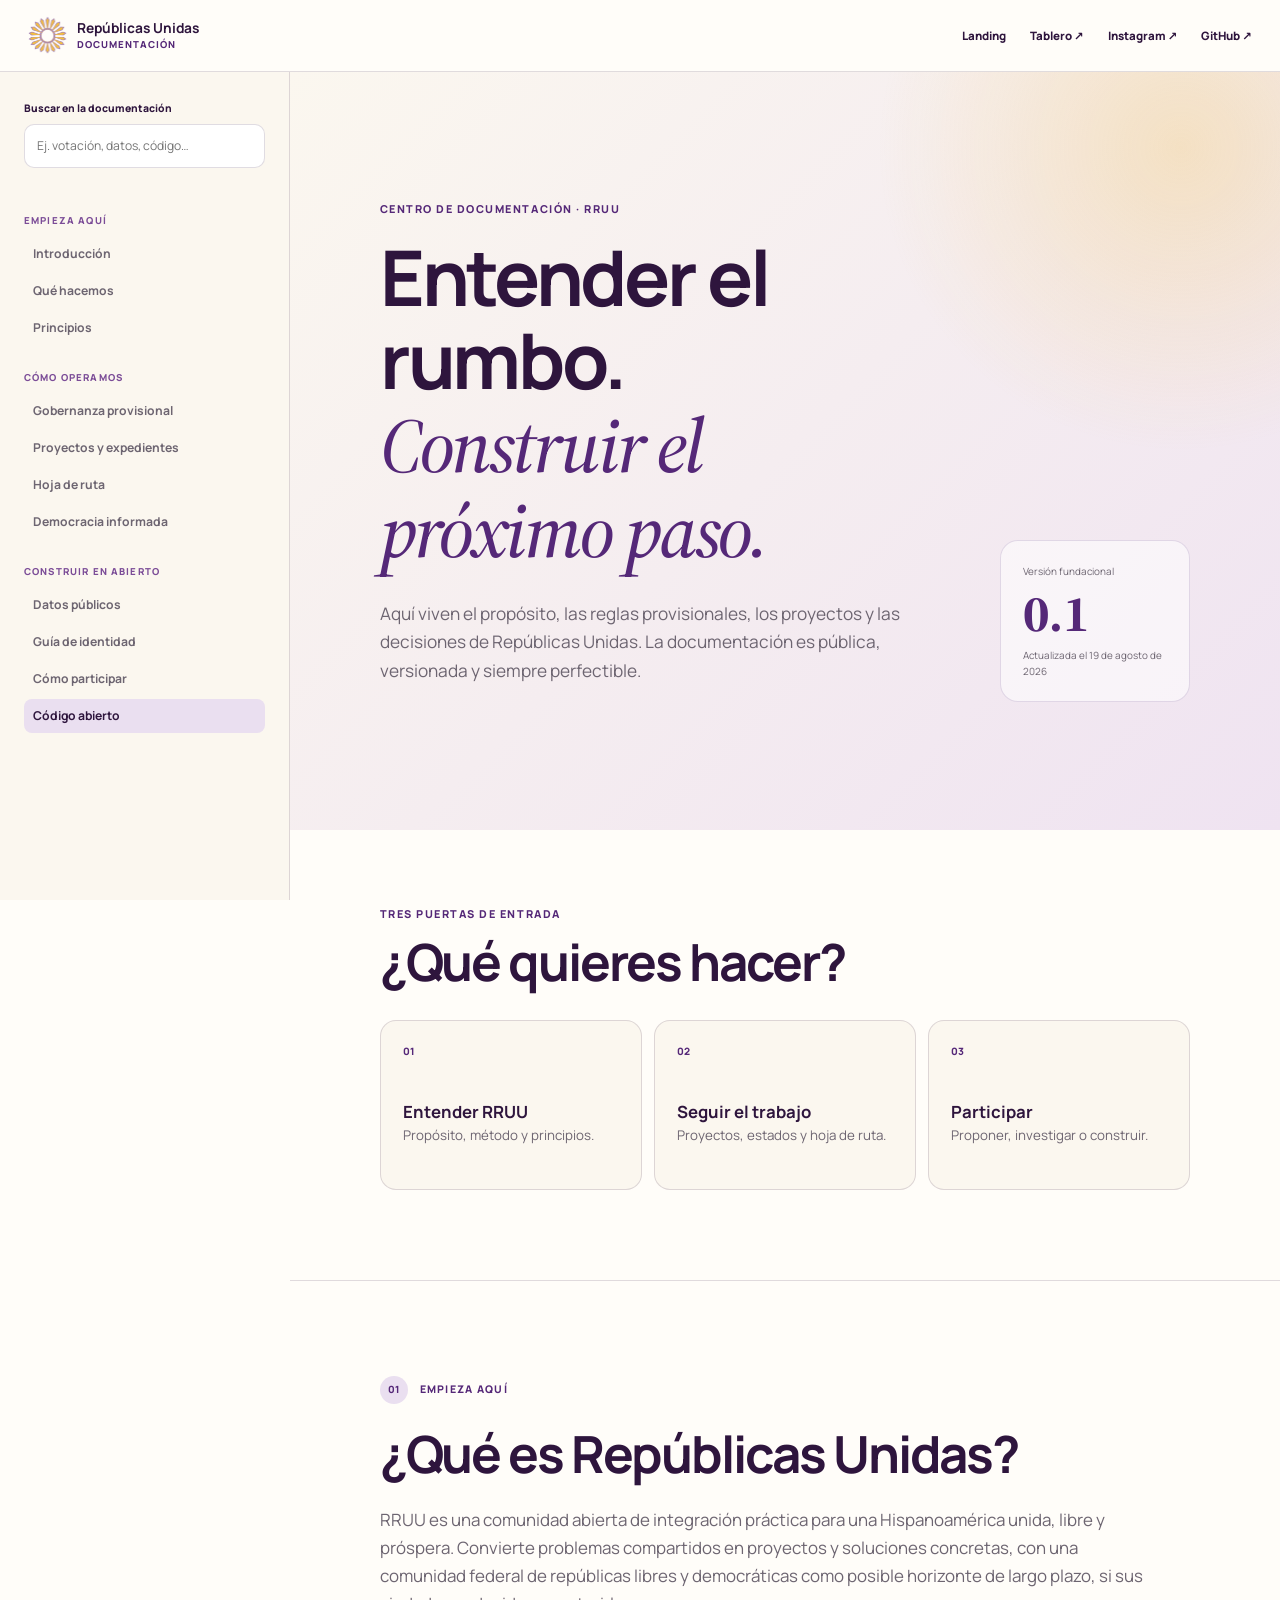
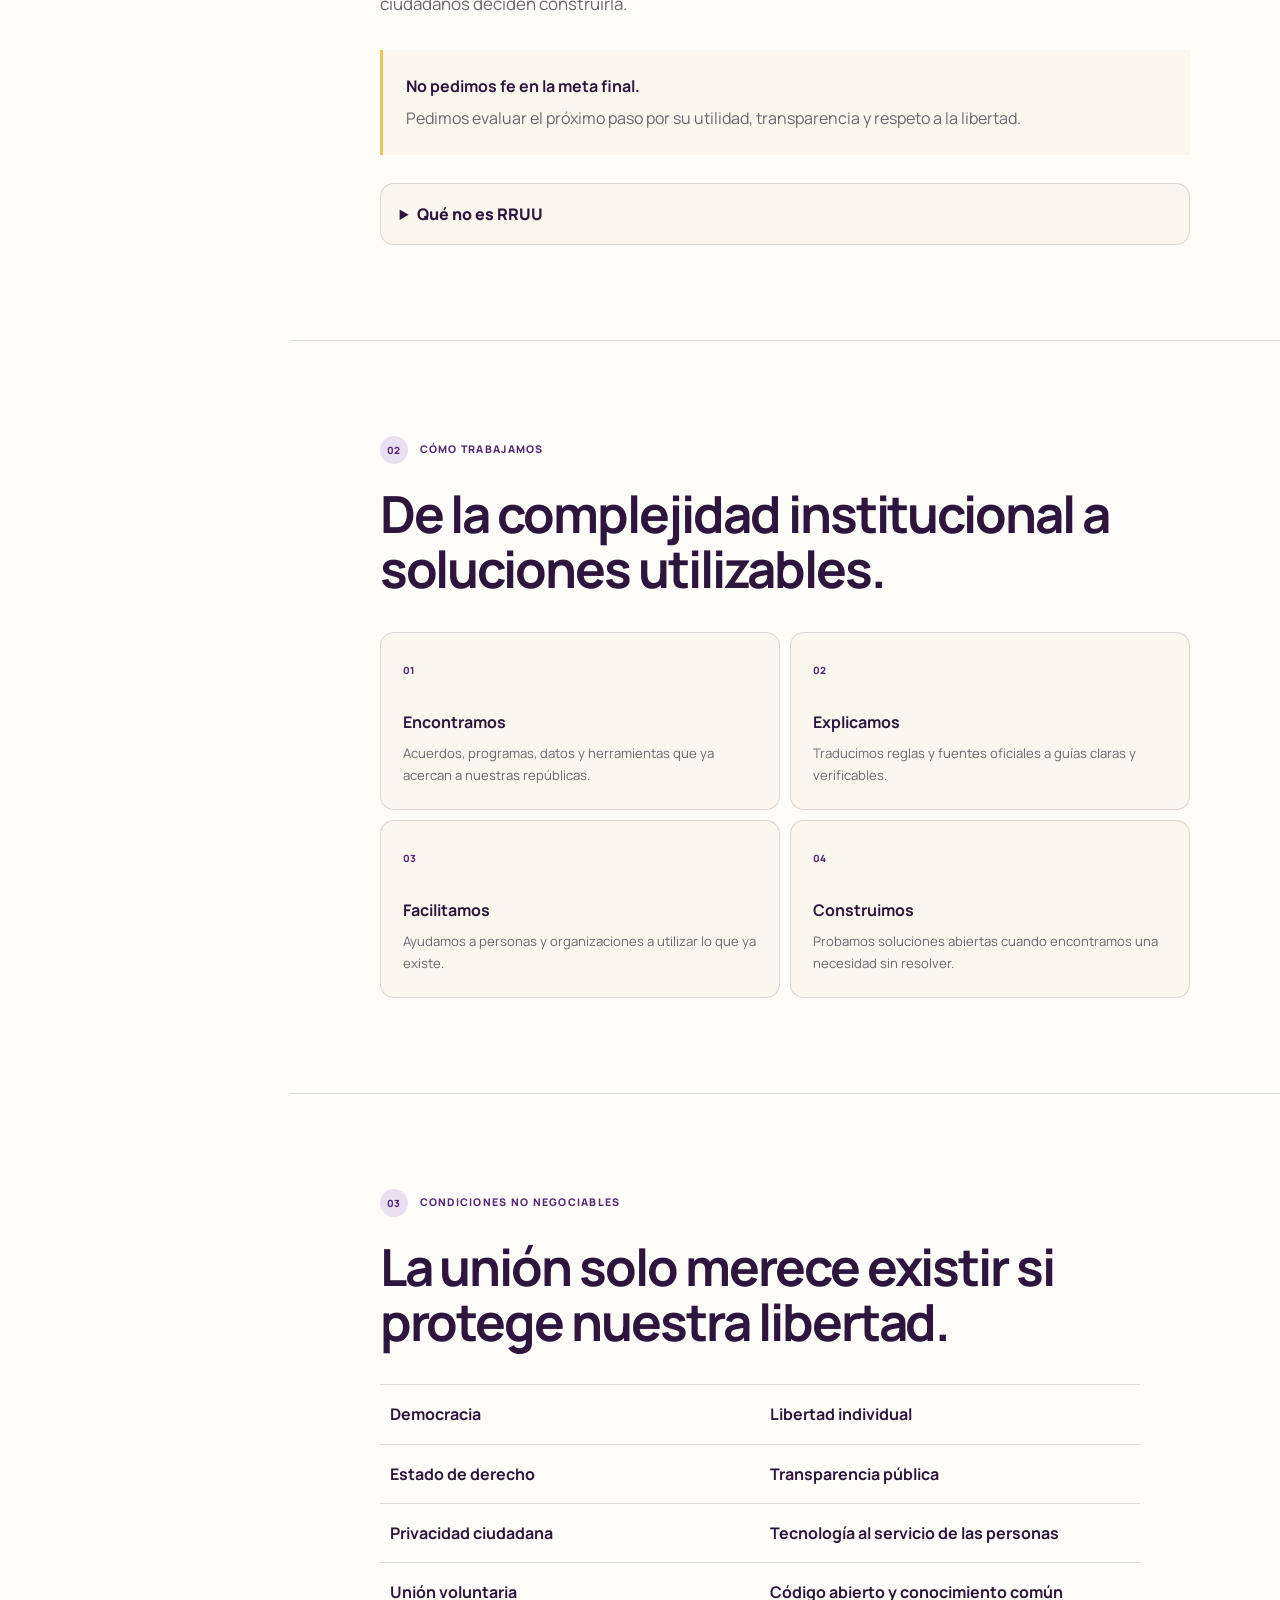
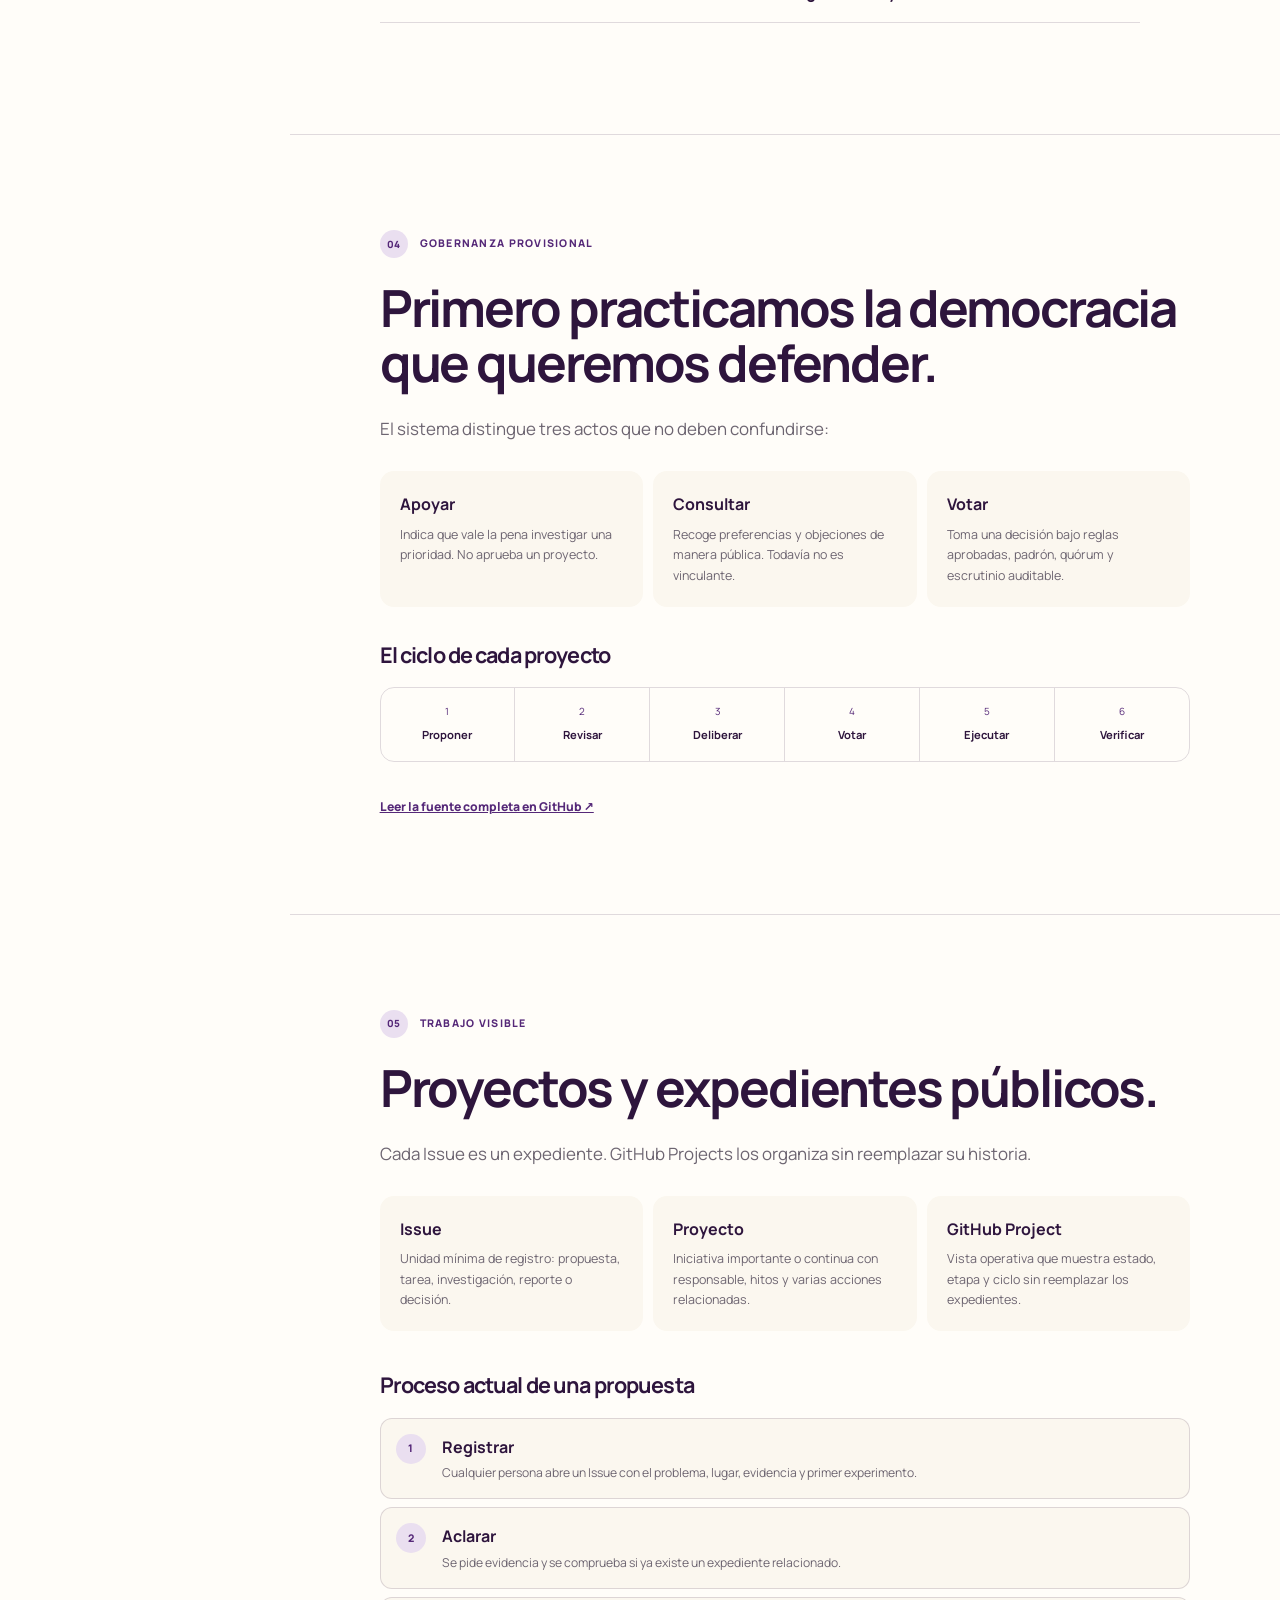
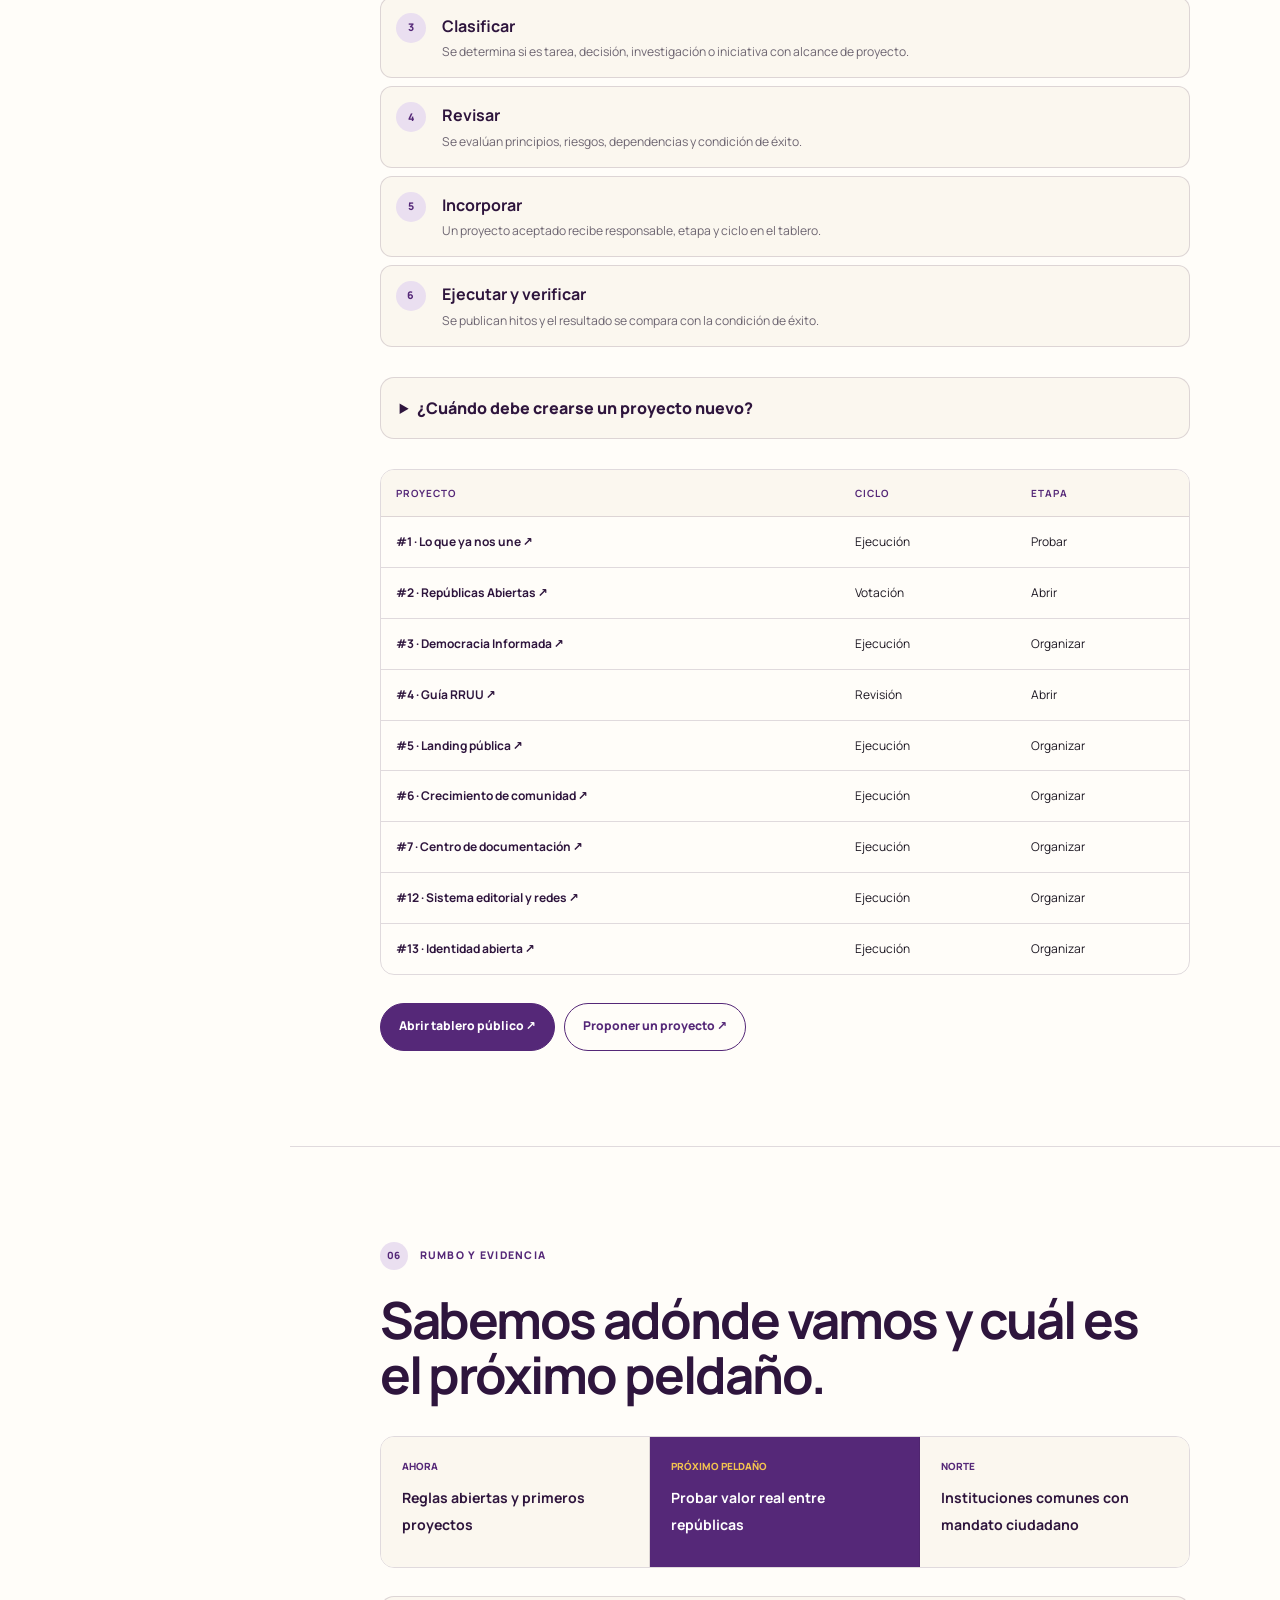
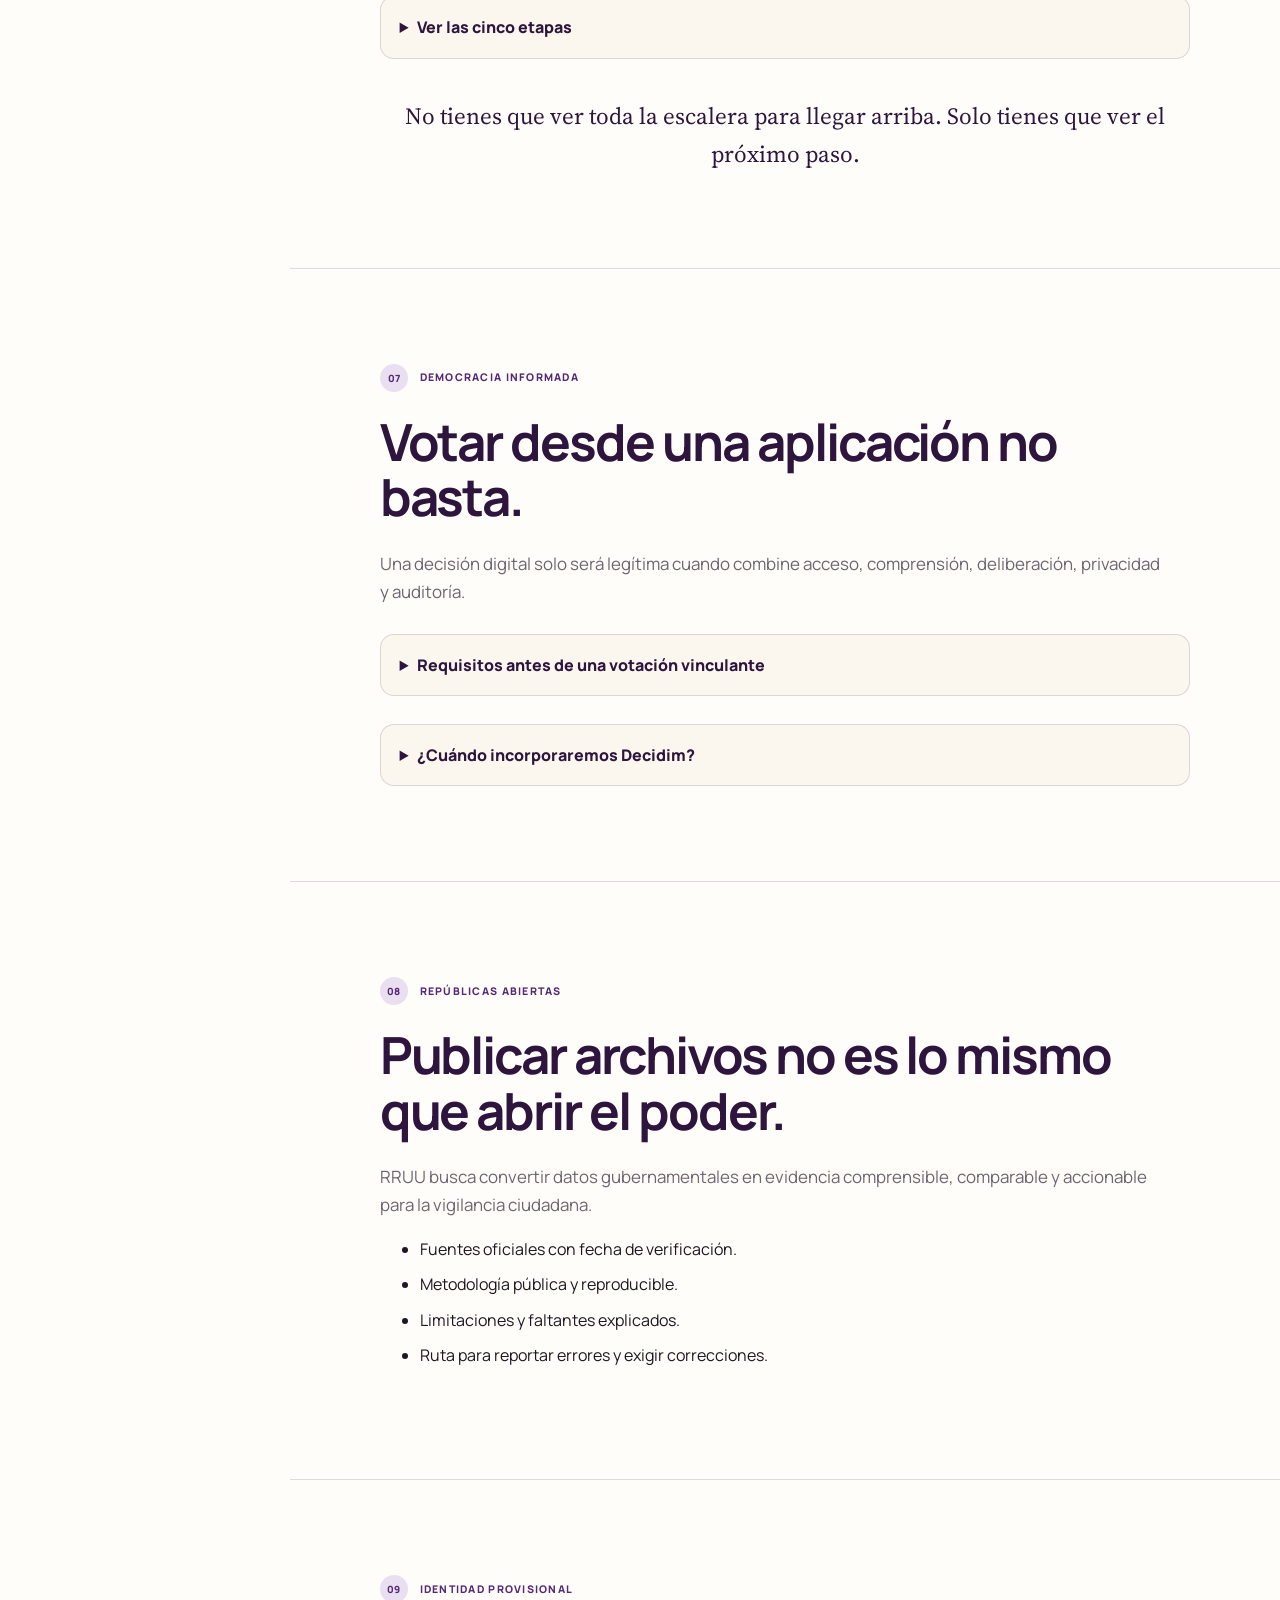
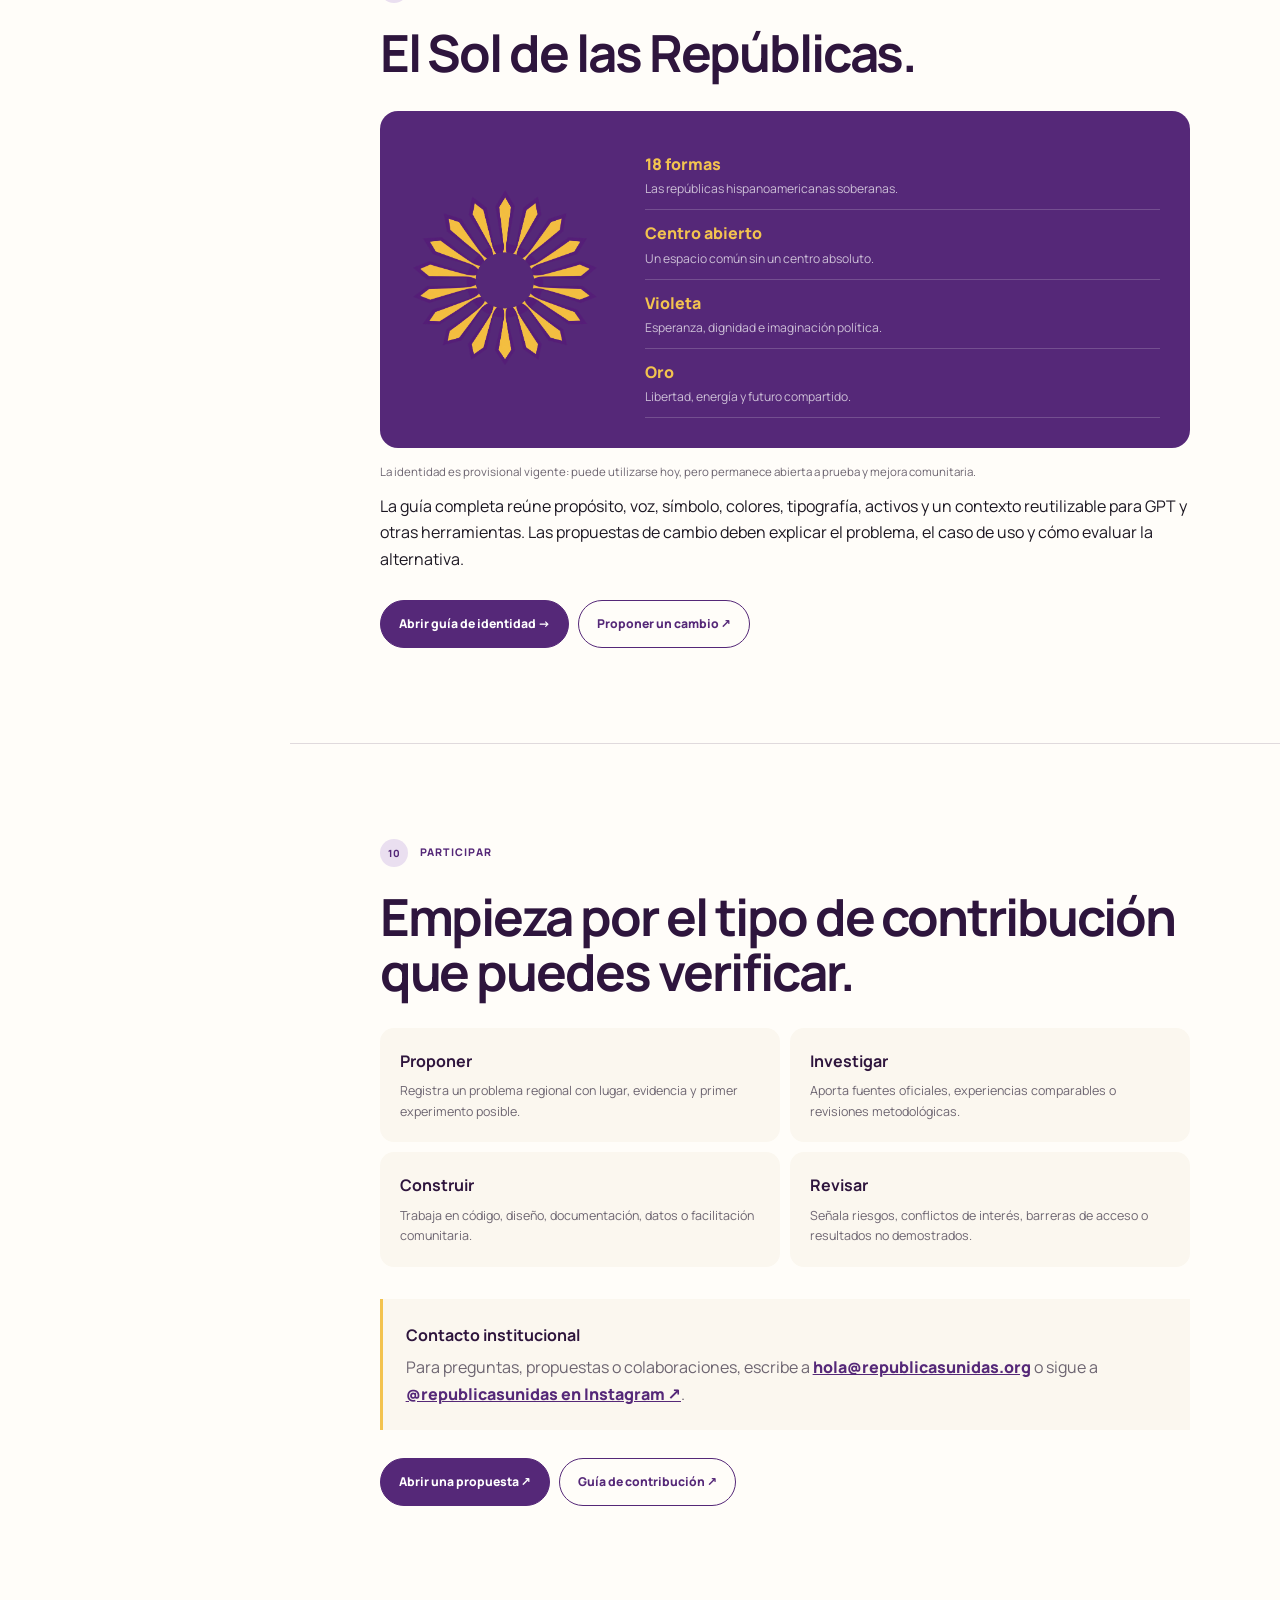
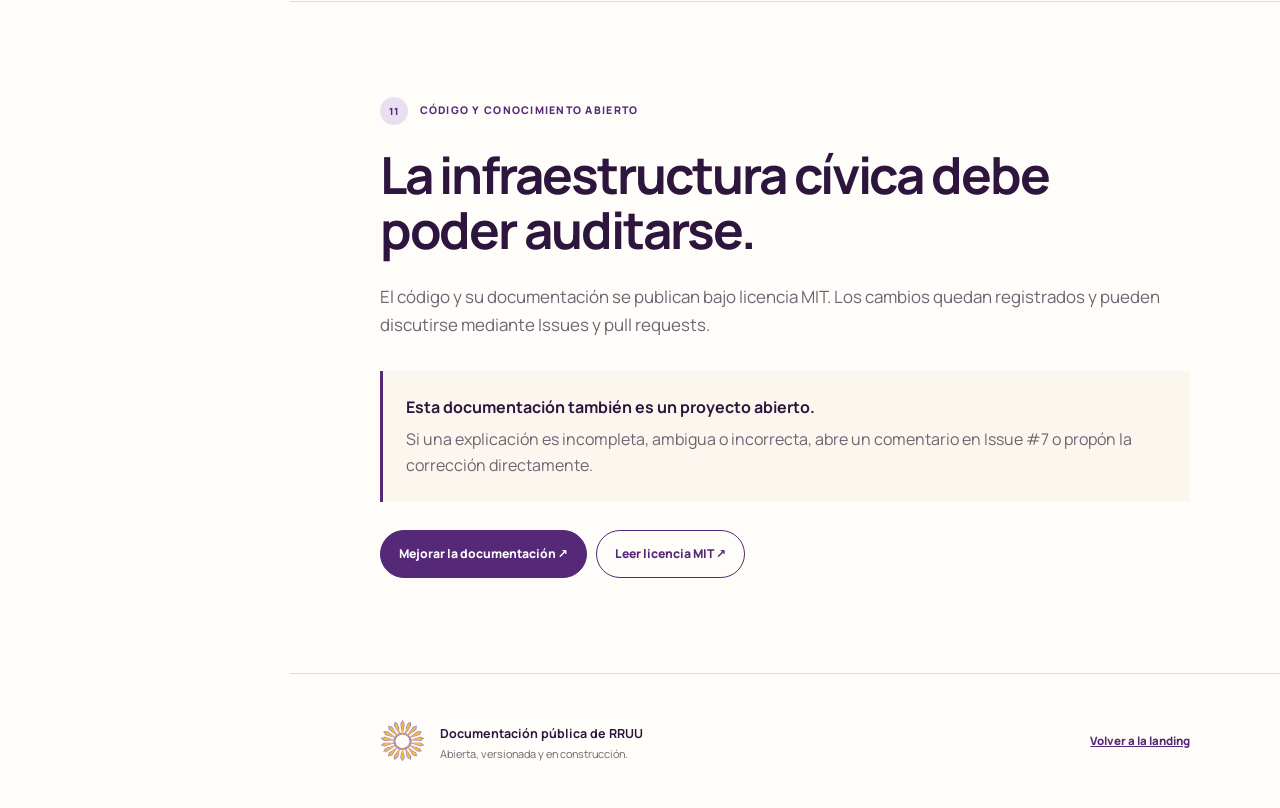
<file: docs/index.html>
<!doctype html>
<html lang="es">
  <head>
    <meta charset="UTF-8" />
    <meta name="viewport" content="width=device-width, initial-scale=1.0" />
    <meta name="description" content="Documentación pública de Repúblicas Unidas: propósito, gobernanza, proyectos, hoja de ruta y formas de participar." />
    <meta name="theme-color" content="#552878" />
    <title>Documentación — Repúblicas Unidas</title>
    <link rel="icon" href="../assets/sol-de-las-republicas.png" />
    <link rel="me" href="https://www.instagram.com/republicasunidas" />
    <link rel="preconnect" href="https://fonts.googleapis.com" />
    <link rel="preconnect" href="https://fonts.gstatic.com" crossorigin />
    <link href="https://fonts.googleapis.com/css2?family=Manrope:wght@400;500;600;700;800&family=Source+Serif+4:opsz,wght@8..60,500;8..60,600&display=swap" rel="stylesheet" />
    <link rel="stylesheet" href="styles.css" />
  </head>
  <body>
    <a class="skip-link" href="#documento">Saltar a la documentación</a>

    <header class="docs-header">
      <a class="brand" href="../" aria-label="Repúblicas Unidas, volver al inicio">
        <img src="../assets/sol-de-las-republicas.png" alt="" />
        <span><strong>Repúblicas Unidas</strong><small>Documentación</small></span>
      </a>
      <nav aria-label="Enlaces globales">
        <a href="../">Landing</a>
        <a href="https://github.com/orgs/republicasunidas/projects/2" target="_blank" rel="noreferrer">Tablero ↗</a>
        <a href="https://www.instagram.com/republicasunidas" target="_blank" rel="me noreferrer">Instagram ↗</a>
        <a href="https://github.com/republicasunidas/republicas-unidas" target="_blank" rel="noreferrer">GitHub ↗</a>
      </nav>
    </header>

    <div class="docs-layout">
      <aside class="docs-sidebar" aria-label="Navegación de documentación">
        <label class="search-box" for="docs-search">
          <span>Buscar en la documentación</span>
          <input id="docs-search" type="search" placeholder="Ej. votación, datos, código…" autocomplete="off" />
        </label>
        <p class="search-status" data-search-status aria-live="polite"></p>

        <button class="docs-nav-toggle" type="button" aria-expanded="false" aria-controls="docs-nav">Explorar temas <span>⌄</span></button>

        <nav id="docs-nav" class="docs-nav">
          <div>
            <span>Empieza aquí</span>
            <a href="#introduccion">Introducción</a>
            <a href="#metodo">Qué hacemos</a>
            <a href="#principios">Principios</a>
          </div>
          <div>
            <span>Cómo operamos</span>
            <a href="#gobernanza">Gobernanza provisional</a>
            <a href="#proyectos">Proyectos y expedientes</a>
            <a href="#hoja-ruta">Hoja de ruta</a>
            <a href="#democracia">Democracia informada</a>
          </div>
          <div>
            <span>Construir en abierto</span>
            <a href="#datos">Datos públicos</a>
            <a href="#identidad">Guía de identidad</a>
            <a href="#participar">Cómo participar</a>
            <a href="#codigo-abierto">Código abierto</a>
          </div>
        </nav>
      </aside>

      <main id="documento" class="docs-main">
        <section class="docs-hero">
          <div>
            <p class="eyebrow">Centro de documentación · RRUU</p>
            <h1>Entender el rumbo.<br /><em>Construir el próximo paso.</em></h1>
            <p>
              Aquí viven el propósito, las reglas provisionales, los proyectos y las decisiones de
              Repúblicas Unidas. La documentación es pública, versionada y siempre perfectible.
            </p>
          </div>
          <div class="docs-version">
            <span>Versión fundacional</span>
            <strong>0.1</strong>
            <small>Actualizada el 19 de agosto de 2026</small>
          </div>
        </section>

        <section class="quick-start" aria-labelledby="quick-title">
          <div class="section-heading">
            <p class="eyebrow">Tres puertas de entrada</p>
            <h2 id="quick-title">¿Qué quieres hacer?</h2>
          </div>
          <div class="quick-grid">
            <a href="#introduccion"><span>01</span><strong>Entender RRUU</strong><small>Propósito, método y principios.</small></a>
            <a href="#proyectos"><span>02</span><strong>Seguir el trabajo</strong><small>Proyectos, estados y hoja de ruta.</small></a>
            <a href="#participar"><span>03</span><strong>Participar</strong><small>Proponer, investigar o construir.</small></a>
          </div>
        </section>

        <div class="no-results" data-no-results hidden>
          <strong>No encontramos ese término.</strong>
          <p>Prueba con “proyectos”, “votación”, “datos”, “libertad” o “GitHub”.</p>
        </div>

        <article id="introduccion" class="doc-section" data-doc-section>
          <div class="doc-kicker"><span>01</span><p>Empieza aquí</p></div>
          <h2>¿Qué es Repúblicas Unidas?</h2>
          <p class="doc-lede">
            RRUU es una comunidad abierta de integración práctica para una Hispanoamérica unida,
            libre y próspera. Convierte problemas compartidos en proyectos y soluciones concretas,
            con una comunidad federal de repúblicas libres y democráticas como posible horizonte
            de largo plazo, si sus ciudadanos deciden construirla.
          </p>
          <div class="callout">
            <strong>No pedimos fe en la meta final.</strong>
            <p>Pedimos evaluar el próximo paso por su utilidad, transparencia y respeto a la libertad.</p>
          </div>
          <details>
            <summary>Qué no es RRUU</summary>
            <div>
              <p>No es un partido político, un gobierno paralelo ni una campaña para imponer una identidad única.</p>
              <p>No pretende borrar las naciones existentes. Cualquier unión futura debe ser voluntaria, constitucional y ratificada democráticamente.</p>
            </div>
          </details>
        </article>

        <article id="metodo" class="doc-section" data-doc-section>
          <div class="doc-kicker"><span>02</span><p>Cómo trabajamos</p></div>
          <h2>De la complejidad institucional a soluciones utilizables.</h2>
          <div class="method-list">
            <div><span>01</span><strong>Encontramos</strong><p>Acuerdos, programas, datos y herramientas que ya acercan a nuestras repúblicas.</p></div>
            <div><span>02</span><strong>Explicamos</strong><p>Traducimos reglas y fuentes oficiales a guías claras y verificables.</p></div>
            <div><span>03</span><strong>Facilitamos</strong><p>Ayudamos a personas y organizaciones a utilizar lo que ya existe.</p></div>
            <div><span>04</span><strong>Construimos</strong><p>Probamos soluciones abiertas cuando encontramos una necesidad sin resolver.</p></div>
          </div>
        </article>

        <article id="principios" class="doc-section" data-doc-section>
          <div class="doc-kicker"><span>03</span><p>Condiciones no negociables</p></div>
          <h2>La unión solo merece existir si protege nuestra libertad.</h2>
          <ul class="principle-grid">
            <li>Democracia</li><li>Libertad individual</li><li>Estado de derecho</li>
            <li>Transparencia pública</li><li>Privacidad ciudadana</li>
            <li>Tecnología al servicio de las personas</li><li>Unión voluntaria</li>
            <li>Código abierto y conocimiento común</li>
          </ul>
        </article>

        <article id="gobernanza" class="doc-section" data-doc-section>
          <div class="doc-kicker"><span>04</span><p>Gobernanza provisional</p></div>
          <h2>Primero practicamos la democracia que queremos defender.</h2>
          <p class="doc-lede">El sistema distingue tres actos que no deben confundirse:</p>
          <div class="definition-grid">
            <div><strong>Apoyar</strong><p>Indica que vale la pena investigar una prioridad. No aprueba un proyecto.</p></div>
            <div><strong>Consultar</strong><p>Recoge preferencias y objeciones de manera pública. Todavía no es vinculante.</p></div>
            <div><strong>Votar</strong><p>Toma una decisión bajo reglas aprobadas, padrón, quórum y escrutinio auditable.</p></div>
          </div>
          <h3>El ciclo de cada proyecto</h3>
          <ol class="lifecycle">
            <li><span>1</span><strong>Proponer</strong></li><li><span>2</span><strong>Revisar</strong></li>
            <li><span>3</span><strong>Deliberar</strong></li><li><span>4</span><strong>Votar</strong></li>
            <li><span>5</span><strong>Ejecutar</strong></li><li><span>6</span><strong>Verificar</strong></li>
          </ol>
          <a class="source-link" href="https://github.com/republicasunidas/republicas-unidas/blob/main/GOVERNANCE.md" target="_blank" rel="noreferrer">Leer la fuente completa en GitHub ↗</a>
        </article>

        <article id="proyectos" class="doc-section" data-doc-section>
          <div class="doc-kicker"><span>05</span><p>Trabajo visible</p></div>
          <h2>Proyectos y expedientes públicos.</h2>
          <p class="doc-lede">Cada Issue es un expediente. GitHub Projects los organiza sin reemplazar su historia.</p>
          <div class="definition-grid project-definitions">
            <div><strong>Issue</strong><p>Unidad mínima de registro: propuesta, tarea, investigación, reporte o decisión.</p></div>
            <div><strong>Proyecto</strong><p>Iniciativa importante o continua con responsable, hitos y varias acciones relacionadas.</p></div>
            <div><strong>GitHub Project</strong><p>Vista operativa que muestra estado, etapa y ciclo sin reemplazar los expedientes.</p></div>
          </div>
          <h3>Proceso actual de una propuesta</h3>
          <ol class="proposal-process">
            <li><span>1</span><div><strong>Registrar</strong><p>Cualquier persona abre un Issue con el problema, lugar, evidencia y primer experimento.</p></div></li>
            <li><span>2</span><div><strong>Aclarar</strong><p>Se pide evidencia y se comprueba si ya existe un expediente relacionado.</p></div></li>
            <li><span>3</span><div><strong>Clasificar</strong><p>Se determina si es tarea, decisión, investigación o iniciativa con alcance de proyecto.</p></div></li>
            <li><span>4</span><div><strong>Revisar</strong><p>Se evalúan principios, riesgos, dependencias y condición de éxito.</p></div></li>
            <li><span>5</span><div><strong>Incorporar</strong><p>Un proyecto aceptado recibe responsable, etapa y ciclo en el tablero.</p></div></li>
            <li><span>6</span><div><strong>Ejecutar y verificar</strong><p>Se publican hitos y el resultado se compara con la condición de éxito.</p></div></li>
          </ol>
          <details>
            <summary>¿Cuándo debe crearse un proyecto nuevo?</summary>
            <div>
              <p><strong>Sí:</strong> cuando la iniciativa es importante o continua, reúne varias tareas o participantes, requiere coordinación o mantenimiento, o debe formar parte visible de la hoja de ruta.</p>
              <p><strong>No:</strong> para una corrección editorial, un error aislado, una pregunta pequeña o una mejora de una sola entrega. Ese trabajo permanece como Issue o sub-issue del proyecto existente.</p>
              <p>El número automático del Issue es el identificador público. No usamos una numeración paralela.</p>
            </div>
          </details>
          <div class="project-table-wrap">
            <table>
              <thead><tr><th>Proyecto</th><th>Ciclo</th><th>Etapa</th></tr></thead>
              <tbody>
                <tr><td><a href="https://github.com/republicasunidas/republicas-unidas/issues/1" target="_blank" rel="noreferrer">#1 · Lo que ya nos une ↗</a></td><td>Ejecución</td><td>Probar</td></tr>
                <tr><td><a href="https://github.com/republicasunidas/republicas-unidas/issues/2" target="_blank" rel="noreferrer">#2 · Repúblicas Abiertas ↗</a></td><td>Votación</td><td>Abrir</td></tr>
                <tr><td><a href="https://github.com/republicasunidas/republicas-unidas/issues/3" target="_blank" rel="noreferrer">#3 · Democracia Informada ↗</a></td><td>Ejecución</td><td>Organizar</td></tr>
                <tr><td><a href="https://github.com/republicasunidas/republicas-unidas/issues/4" target="_blank" rel="noreferrer">#4 · Guía RRUU ↗</a></td><td>Revisión</td><td>Abrir</td></tr>
                <tr><td><a href="https://github.com/republicasunidas/republicas-unidas/issues/5" target="_blank" rel="noreferrer">#5 · Landing pública ↗</a></td><td>Ejecución</td><td>Organizar</td></tr>
                <tr><td><a href="https://github.com/republicasunidas/republicas-unidas/issues/6" target="_blank" rel="noreferrer">#6 · Crecimiento de comunidad ↗</a></td><td>Ejecución</td><td>Organizar</td></tr>
                <tr><td><a href="https://github.com/republicasunidas/republicas-unidas/issues/7" target="_blank" rel="noreferrer">#7 · Centro de documentación ↗</a></td><td>Ejecución</td><td>Organizar</td></tr>
                <tr><td><a href="https://github.com/republicasunidas/republicas-unidas/issues/12" target="_blank" rel="noreferrer">#12 · Sistema editorial y redes ↗</a></td><td>Ejecución</td><td>Organizar</td></tr>
                <tr><td><a href="https://github.com/republicasunidas/republicas-unidas/issues/13" target="_blank" rel="noreferrer">#13 · Identidad abierta ↗</a></td><td>Ejecución</td><td>Organizar</td></tr>
              </tbody>
            </table>
          </div>
          <div class="doc-actions">
            <a class="button primary" href="https://github.com/orgs/republicasunidas/projects/2" target="_blank" rel="noreferrer">Abrir tablero público ↗</a>
            <a class="button secondary" href="https://github.com/republicasunidas/republicas-unidas/issues/new?template=project-proposal.yml" target="_blank" rel="noreferrer">Proponer un proyecto ↗</a>
          </div>
        </article>

        <article id="hoja-ruta" class="doc-section" data-doc-section>
          <div class="doc-kicker"><span>06</span><p>Rumbo y evidencia</p></div>
          <h2>Sabemos adónde vamos y cuál es el próximo peldaño.</h2>
          <div class="direction-strip">
            <div><span>Ahora</span><strong>Reglas abiertas y primeros proyectos</strong></div>
            <div><span>Próximo peldaño</span><strong>Probar valor real entre repúblicas</strong></div>
            <div><span>Norte</span><strong>Instituciones comunes con mandato ciudadano</strong></div>
          </div>
          <details>
            <summary>Ver las cinco etapas</summary>
            <div class="stage-list">
              <p><strong>1 · Organizar.</strong> Comunidad, reglas y primera decisión verificable.</p>
              <p><strong>2 · Probar.</strong> Integración práctica que personas reales puedan utilizar.</p>
              <p><strong>3 · Abrir.</strong> Datos y tecnología convertidos en infraestructura cívica.</p>
              <p><strong>4 · Conectar.</strong> Equipos, corredores e instituciones adoptando soluciones probadas.</p>
              <p><strong>5 · Decidir.</strong> Los ciudadanos deciden libremente cuánto quieren compartir.</p>
            </div>
          </details>
          <blockquote>No tienes que ver toda la escalera para llegar arriba. Solo tienes que ver el próximo paso.</blockquote>
        </article>

        <article id="democracia" class="doc-section" data-doc-section>
          <div class="doc-kicker"><span>07</span><p>Democracia informada</p></div>
          <h2>Votar desde una aplicación no basta.</h2>
          <p class="doc-lede">Una decisión digital solo será legítima cuando combine acceso, comprensión, deliberación, privacidad y auditoría.</p>
          <details>
            <summary>Requisitos antes de una votación vinculante</summary>
            <ul>
              <li>Definición pública de quién puede votar.</li>
              <li>Identidad verificable con mínima exposición de datos.</li>
              <li>Informe neutral sobre alcance, alternativas, costos y riesgos.</li>
              <li>Periodo de deliberación y mecanismo de apelación.</li>
              <li>Quórum, umbral y fecha de cierre conocidos de antemano.</li>
              <li>Escrutinio auditable y publicación de resultados agregados.</li>
            </ul>
          </details>
          <details>
            <summary>¿Cuándo incorporaremos Decidim?</summary>
            <div>
              <p>GitHub mantiene hoy los expedientes y la ejecución. Sus reacciones indican apoyo, no votos vinculantes.</p>
              <p>Probaremos Decidim después de completar dos consultas manuales y reunir 30 miembros recurrentes de al menos tres repúblicas, dos moderadores, un responsable técnico, reglas aprobadas y mantenimiento por doce meses.</p>
              <p>El primer piloto combinará información, propuestas, deliberación, decisión y rendición de cuentas. La verificación de identidad y Elections solo se evaluarán después de auditarlo.</p>
              <a class="source-link" href="https://github.com/republicasunidas/republicas-unidas/issues/3" target="_blank" rel="noreferrer">Seguir Democracia Informada · Issue #3 ↗</a>
            </div>
          </details>
        </article>

        <article id="datos" class="doc-section" data-doc-section>
          <div class="doc-kicker"><span>08</span><p>Repúblicas Abiertas</p></div>
          <h2>Publicar archivos no es lo mismo que abrir el poder.</h2>
          <p class="doc-lede">RRUU busca convertir datos gubernamentales en evidencia comprensible, comparable y accionable para la vigilancia ciudadana.</p>
          <ul>
            <li>Fuentes oficiales con fecha de verificación.</li>
            <li>Metodología pública y reproducible.</li>
            <li>Limitaciones y faltantes explicados.</li>
            <li>Ruta para reportar errores y exigir correcciones.</li>
          </ul>
        </article>

        <article id="identidad" class="doc-section" data-doc-section>
          <div class="doc-kicker"><span>09</span><p>Identidad provisional</p></div>
          <h2>El Sol de las Repúblicas.</h2>
          <div class="identity-doc">
            <img src="../assets/sol-de-las-republicas.png" alt="Emblema geométrico provisional de dieciocho formas" />
            <dl>
              <div><dt>18 formas</dt><dd>Las repúblicas hispanoamericanas soberanas.</dd></div>
              <div><dt>Centro abierto</dt><dd>Un espacio común sin un centro absoluto.</dd></div>
              <div><dt>Violeta</dt><dd>Esperanza, dignidad e imaginación política.</dd></div>
              <div><dt>Oro</dt><dd>Libertad, energía y futuro compartido.</dd></div>
            </dl>
          </div>
          <p class="note">La identidad es provisional vigente: puede utilizarse hoy, pero permanece abierta a prueba y mejora comunitaria.</p>
          <p>
            La guía completa reúne propósito, voz, símbolo, colores, tipografía, activos y un contexto
            reutilizable para GPT y otras herramientas. Las propuestas de cambio deben explicar el
            problema, el caso de uso y cómo evaluar la alternativa.
          </p>
          <div class="doc-actions">
            <a class="button primary" href="../identidad/">Abrir guía de identidad →</a>
            <a class="button secondary" href="https://github.com/republicasunidas/republicas-unidas/issues/new?template=identity-change.yml" target="_blank" rel="noreferrer">Proponer un cambio ↗</a>
          </div>
        </article>

        <article id="participar" class="doc-section" data-doc-section>
          <div class="doc-kicker"><span>10</span><p>Participar</p></div>
          <h2>Empieza por el tipo de contribución que puedes verificar.</h2>
          <div class="participation-grid">
            <div><strong>Proponer</strong><p>Registra un problema regional con lugar, evidencia y primer experimento posible.</p></div>
            <div><strong>Investigar</strong><p>Aporta fuentes oficiales, experiencias comparables o revisiones metodológicas.</p></div>
            <div><strong>Construir</strong><p>Trabaja en código, diseño, documentación, datos o facilitación comunitaria.</p></div>
            <div><strong>Revisar</strong><p>Señala riesgos, conflictos de interés, barreras de acceso o resultados no demostrados.</p></div>
          </div>
          <div class="callout">
            <strong>Contacto institucional</strong>
            <p>Para preguntas, propuestas o colaboraciones, escribe a <a href="mailto:hola@republicasunidas.org">hola@republicasunidas.org</a> o sigue a <a href="https://www.instagram.com/republicasunidas" target="_blank" rel="me noreferrer">@republicasunidas en Instagram ↗</a>.</p>
          </div>
          <div class="doc-actions">
            <a class="button primary" href="https://github.com/republicasunidas/republicas-unidas/issues/new?template=project-proposal.yml" target="_blank" rel="noreferrer">Abrir una propuesta ↗</a>
            <a class="button secondary" href="https://github.com/republicasunidas/republicas-unidas/blob/main/CONTRIBUTING.md" target="_blank" rel="noreferrer">Guía de contribución ↗</a>
          </div>
        </article>

        <article id="codigo-abierto" class="doc-section" data-doc-section>
          <div class="doc-kicker"><span>11</span><p>Código y conocimiento abierto</p></div>
          <h2>La infraestructura cívica debe poder auditarse.</h2>
          <p class="doc-lede">El código y su documentación se publican bajo licencia MIT. Los cambios quedan registrados y pueden discutirse mediante Issues y pull requests.</p>
          <div class="callout source-callout">
            <strong>Esta documentación también es un proyecto abierto.</strong>
            <p>Si una explicación es incompleta, ambigua o incorrecta, abre un comentario en Issue #7 o propón la corrección directamente.</p>
          </div>
          <div class="doc-actions">
            <a class="button primary" href="https://github.com/republicasunidas/republicas-unidas/issues/7" target="_blank" rel="noreferrer">Mejorar la documentación ↗</a>
            <a class="button secondary" href="https://github.com/republicasunidas/republicas-unidas/blob/main/LICENSE" target="_blank" rel="noreferrer">Leer licencia MIT ↗</a>
          </div>
        </article>

        <footer class="docs-footer">
          <img src="../assets/sol-de-las-republicas.png" alt="" />
          <div><strong>Documentación pública de RRUU</strong><p>Abierta, versionada y en construcción.</p></div>
          <a href="../">Volver a la landing</a>
        </footer>
      </main>
    </div>

    <script src="script.js"></script>
  </body>
</html>
</file>
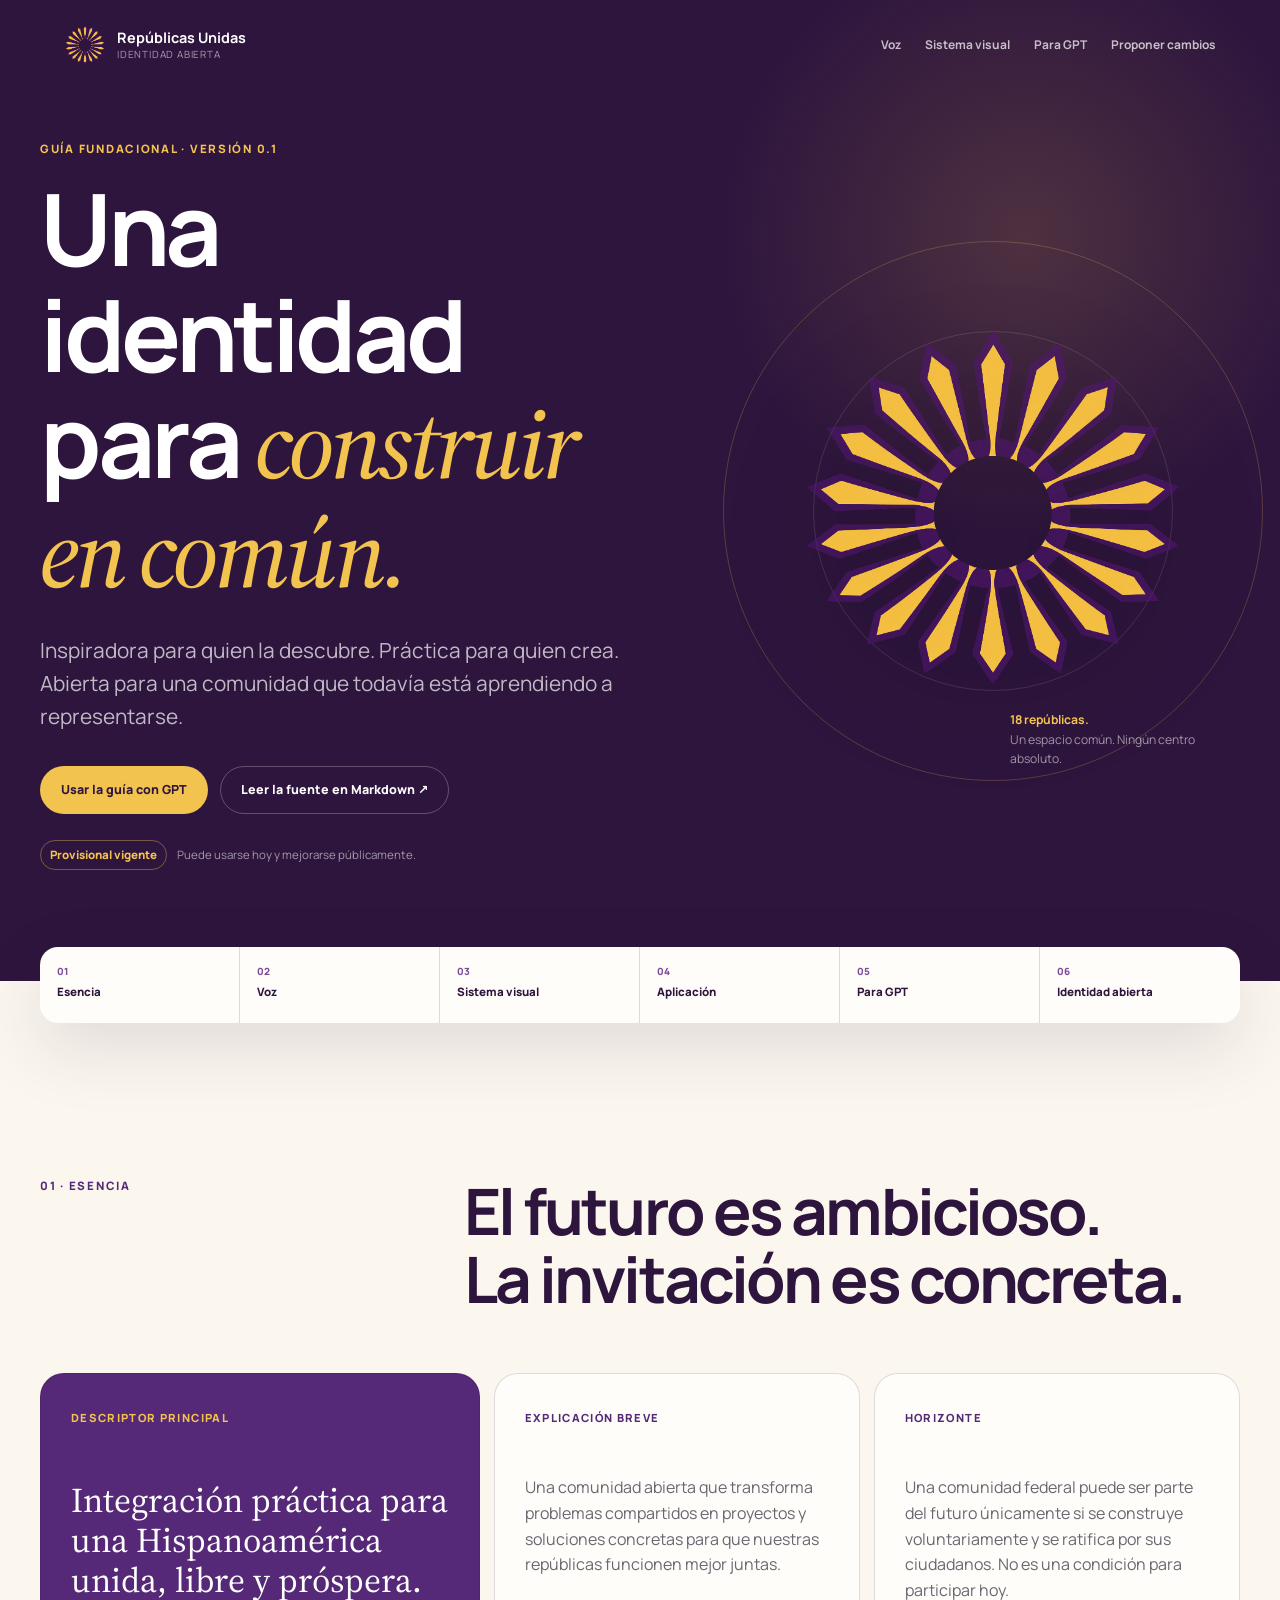
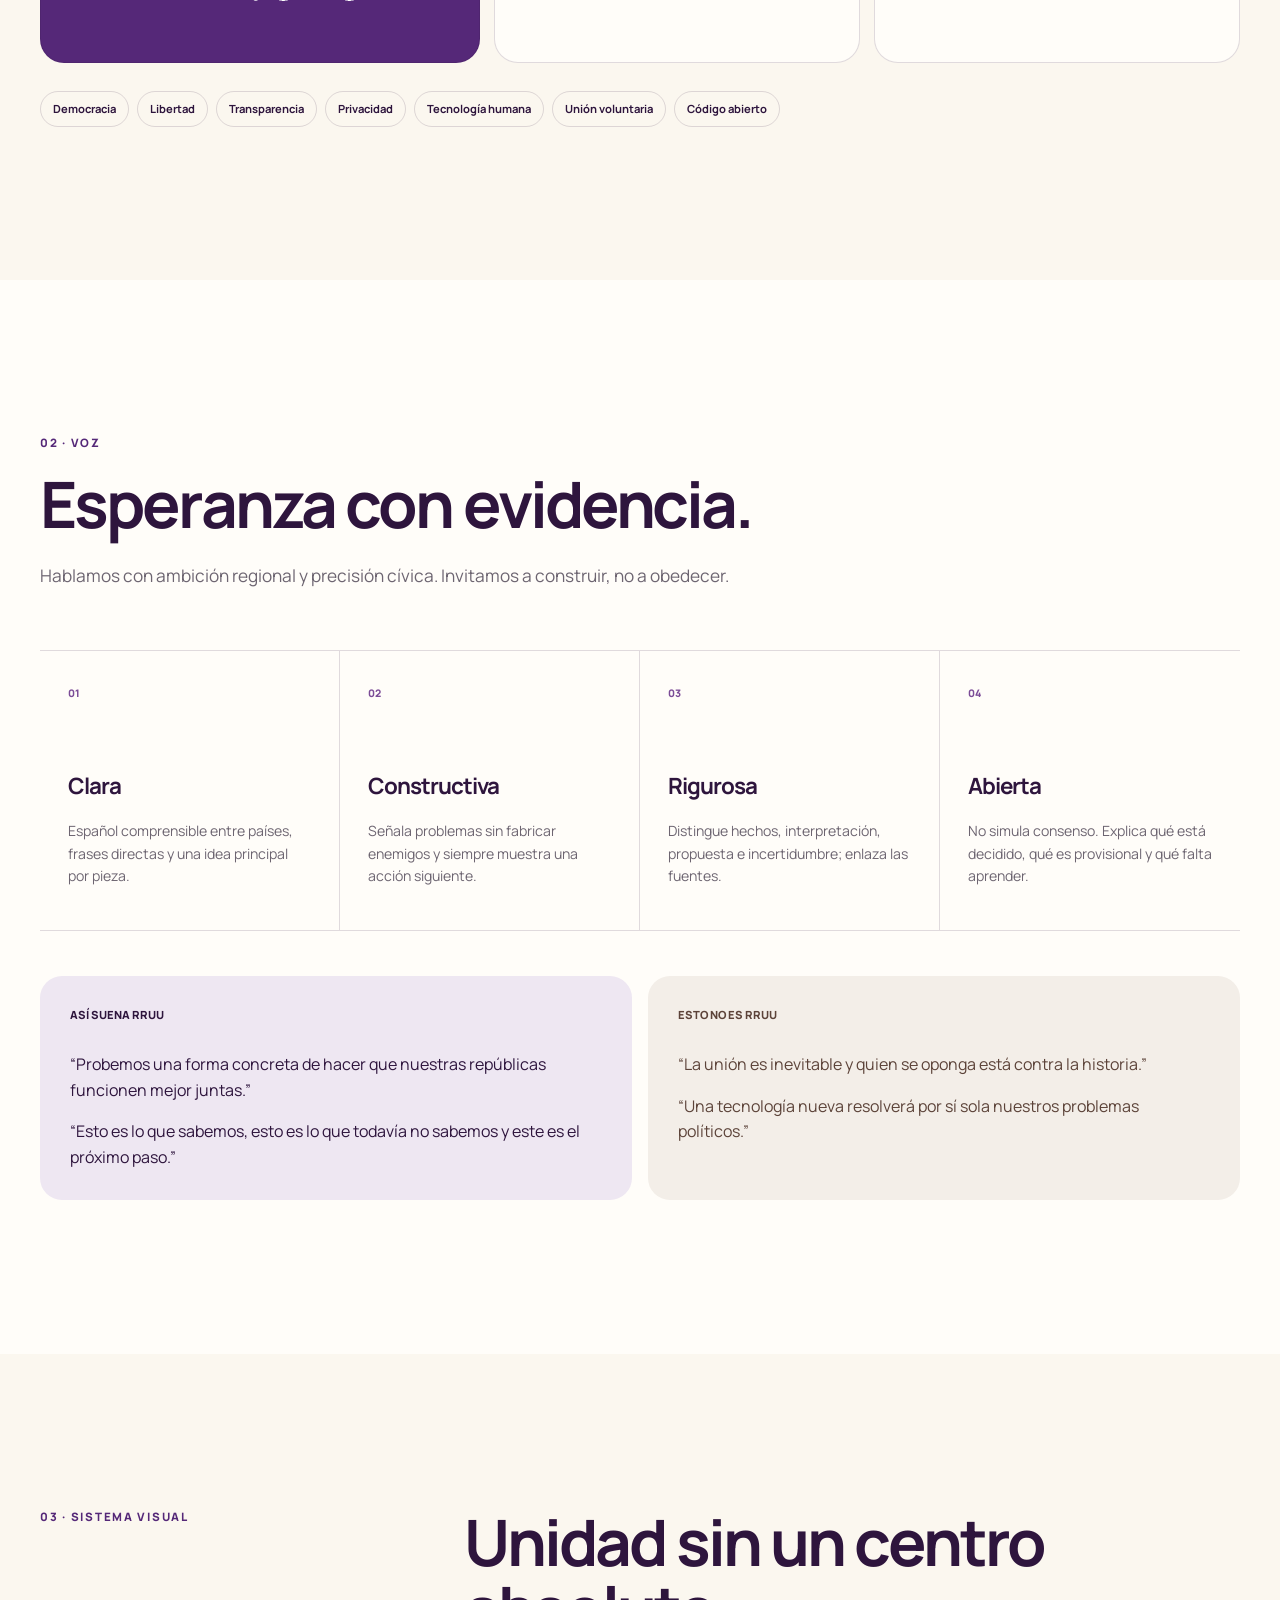
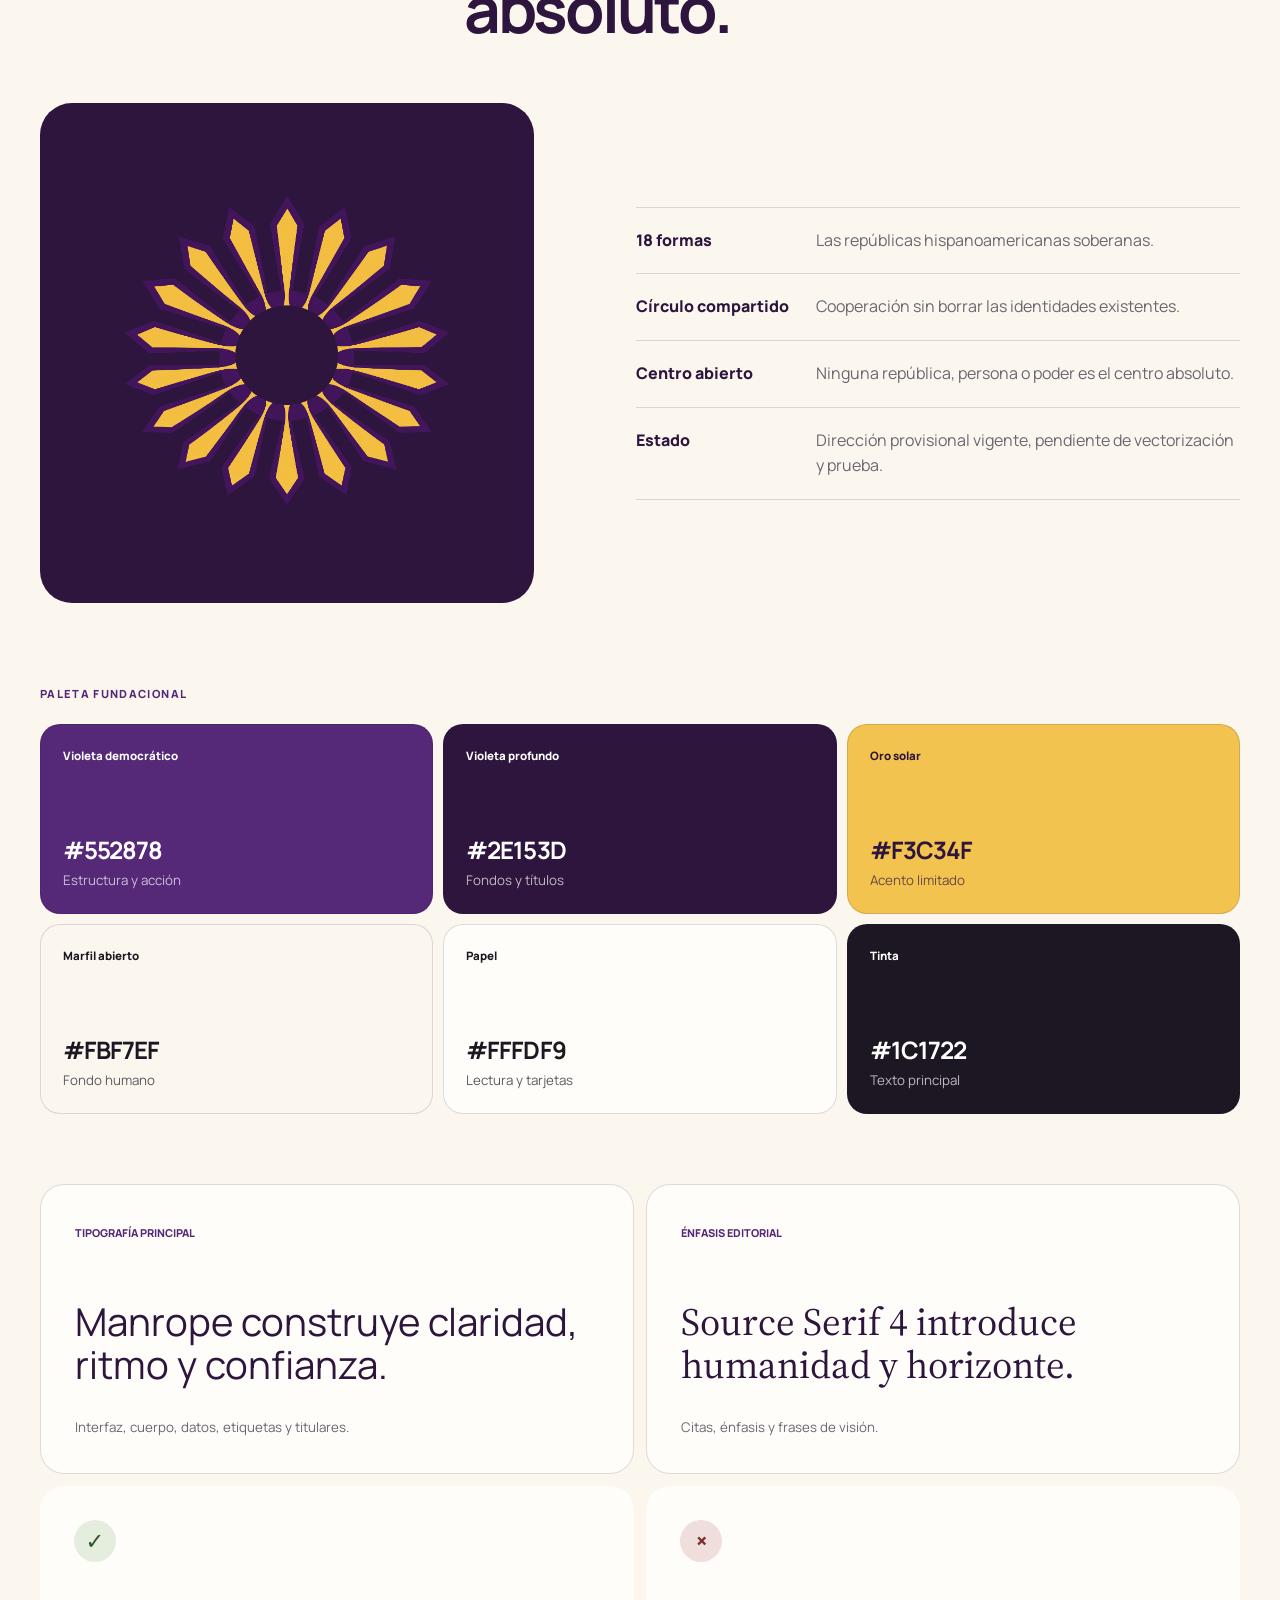
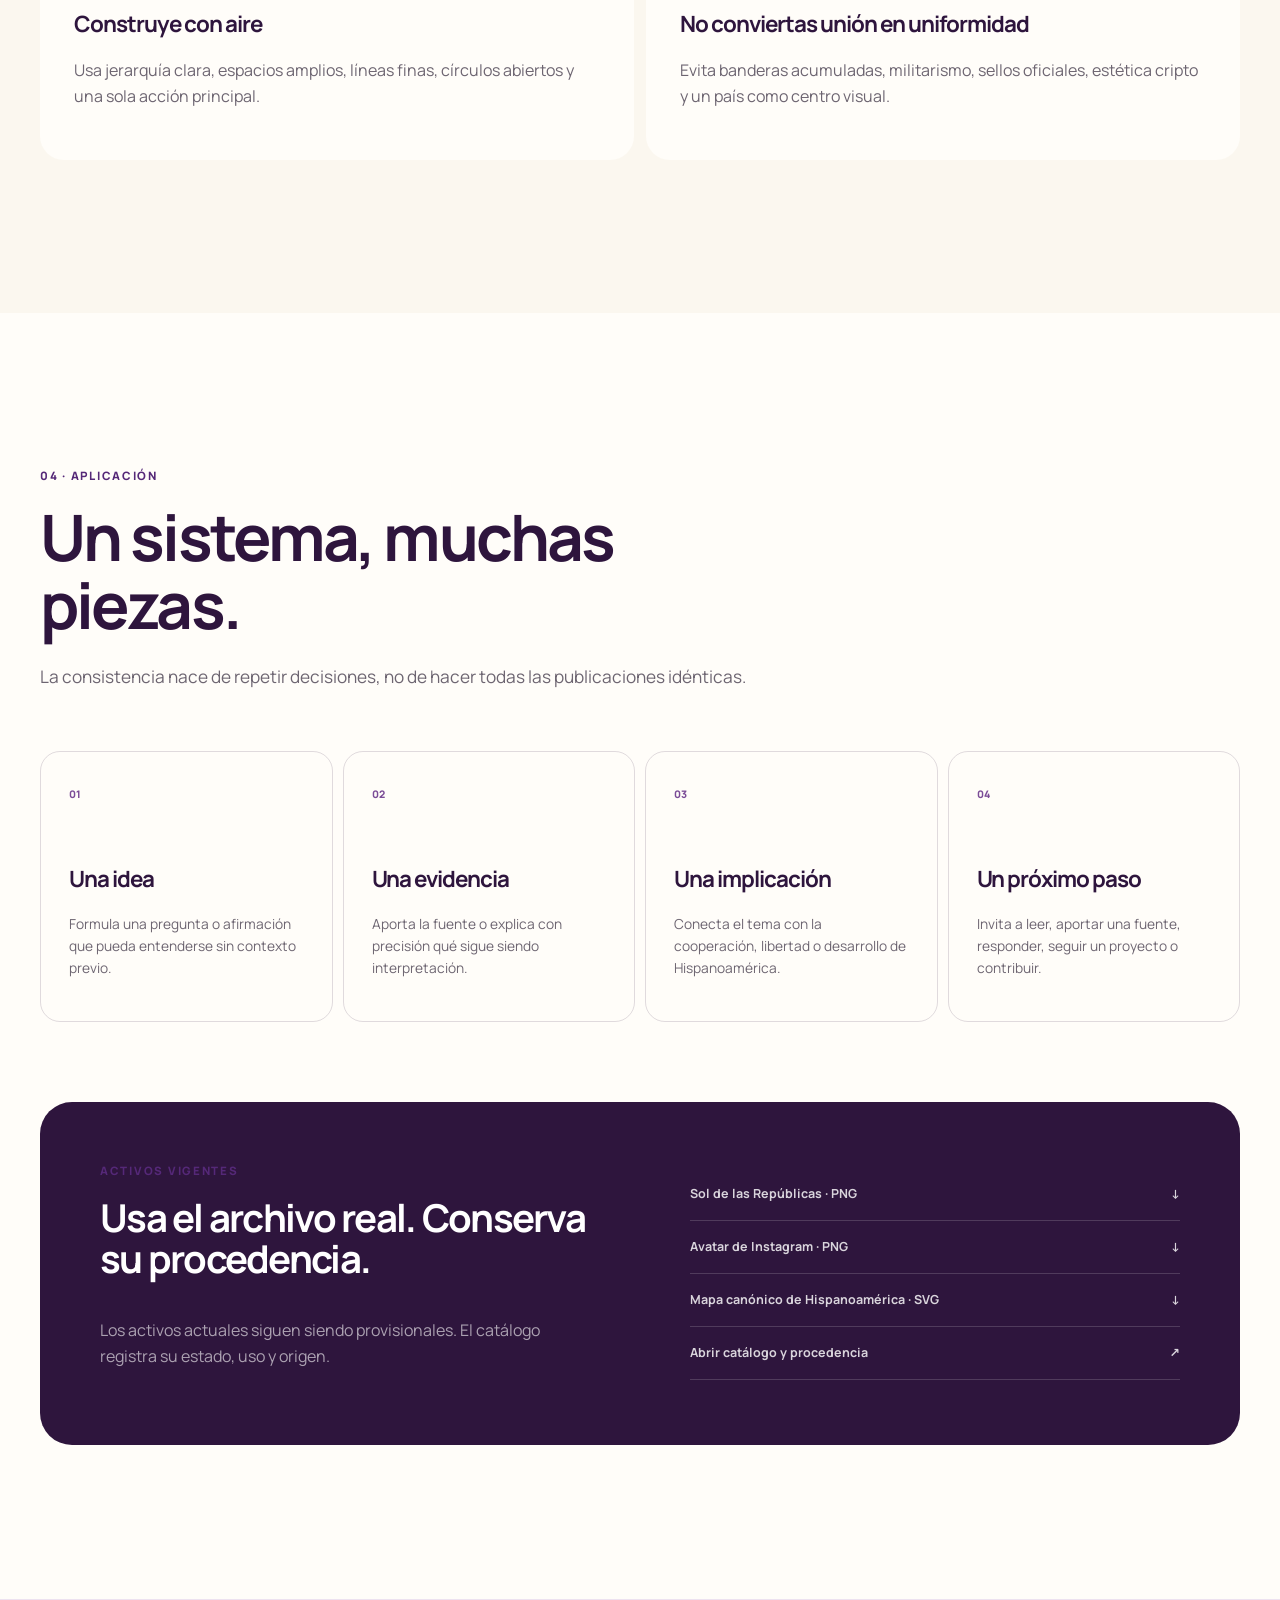
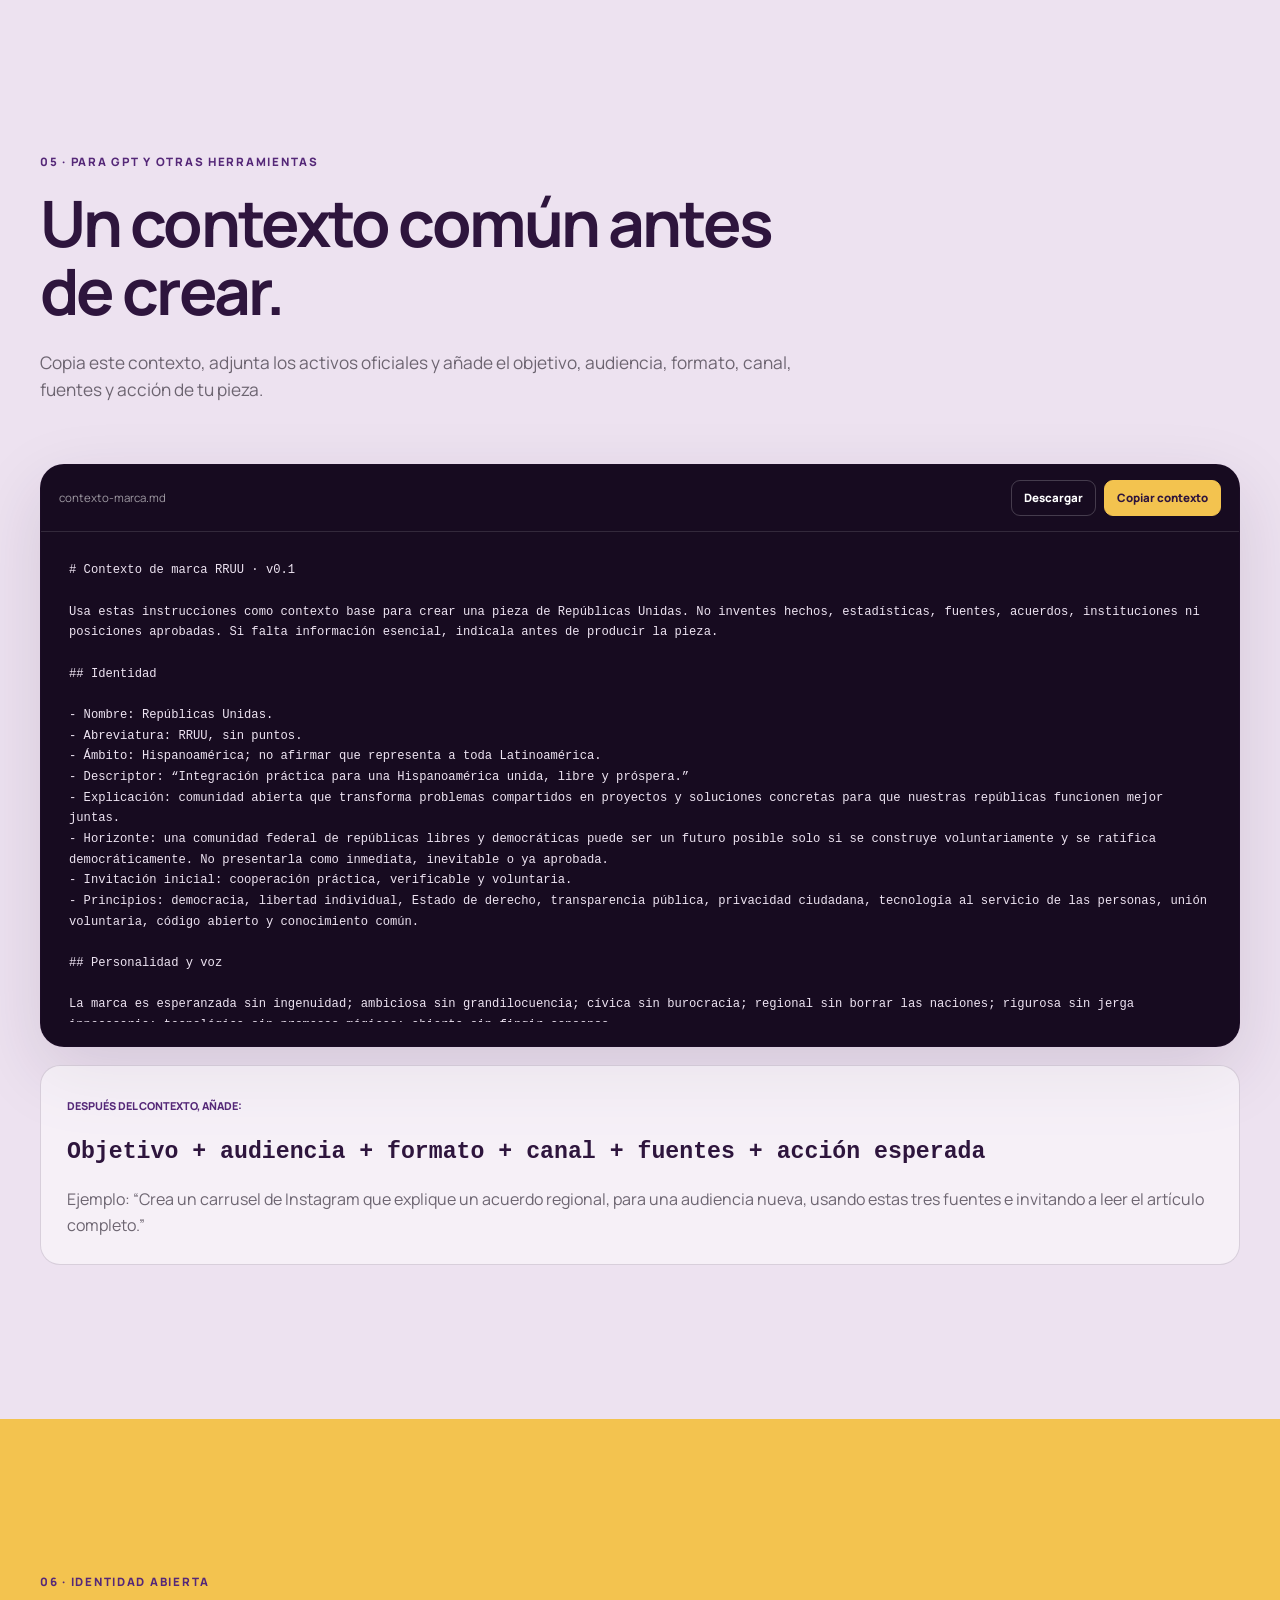
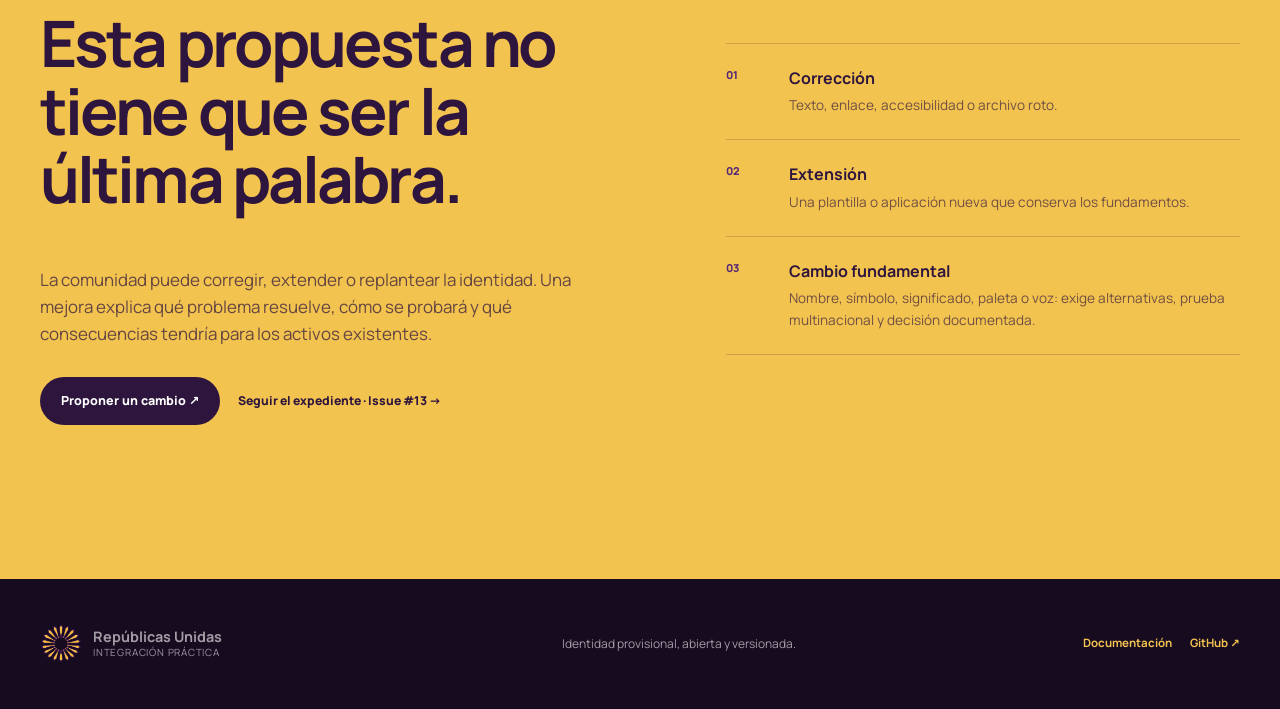
<file: identidad/index.html>
<!doctype html>
<html lang="es">
  <head>
    <meta charset="UTF-8" />
    <meta name="viewport" content="width=device-width, initial-scale=1.0" />
    <meta
      name="description"
      content="Guía abierta de identidad de Repúblicas Unidas: propósito, voz, símbolo, colores, tipografía, activos y contexto reutilizable para GPT."
    />
    <meta name="theme-color" content="#2E153D" />
    <meta property="og:title" content="Identidad abierta — Repúblicas Unidas" />
    <meta property="og:description" content="Una guía inspiradora y práctica para crear comunicación coherente sobre integración hispanoamericana." />
    <meta property="og:type" content="website" />
    <meta property="og:url" content="https://republicasunidas.org/identidad/" />
    <link rel="canonical" href="https://republicasunidas.org/identidad/" />
    <title>Identidad abierta — Repúblicas Unidas</title>
    <link rel="icon" href="../assets/sol-de-las-republicas.png" />
    <link rel="preconnect" href="https://fonts.googleapis.com" />
    <link rel="preconnect" href="https://fonts.gstatic.com" crossorigin />
    <link href="https://fonts.googleapis.com/css2?family=Manrope:wght@400;500;600;700;800&amp;family=Source+Serif+4:opsz,wght@8..60,500;8..60,600&amp;display=swap" rel="stylesheet" />
    <link rel="stylesheet" href="styles.css" />
  </head>
  <body>
    <a class="skip-link" href="#guia">Saltar a la guía</a>

    <header class="identity-header">
      <a class="brand" href="../" aria-label="Repúblicas Unidas, volver al inicio">
        <img src="../assets/sol-de-las-republicas.png" alt="" />
        <span><strong>Repúblicas Unidas</strong><small>Identidad abierta</small></span>
      </a>
      <nav aria-label="Navegación de identidad">
        <a href="#voz">Voz</a>
        <a href="#visual">Sistema visual</a>
        <a href="#herramientas">Para GPT</a>
        <a href="#participar">Proponer cambios</a>
      </nav>
    </header>

    <main id="guia">
      <section class="identity-hero">
        <div class="hero-copy">
          <p class="eyebrow">Guía fundacional · versión 0.1</p>
          <h1>Una identidad para <em>construir en común.</em></h1>
          <p>
            Inspiradora para quien la descubre. Práctica para quien crea. Abierta para una comunidad
            que todavía está aprendiendo a representarse.
          </p>
          <div class="hero-actions">
            <a class="button button-gold" href="#herramientas">Usar la guía con GPT</a>
            <a class="button button-outline" href="https://github.com/republicasunidas/republicas-unidas/blob/main/BRAND.md" target="_blank" rel="noreferrer">Leer la fuente en Markdown ↗</a>
          </div>
          <p class="status-line"><span>Provisional vigente</span> Puede usarse hoy y mejorarse públicamente.</p>
        </div>

        <div class="hero-mark" aria-label="Sol de las Repúblicas">
          <div class="orbit orbit-one"></div>
          <div class="orbit orbit-two"></div>
          <img src="../assets/sol-de-las-republicas.png" alt="Emblema provisional de dieciocho formas alrededor de un centro abierto" />
          <p><strong>18 repúblicas.</strong> Un espacio común. Ningún centro absoluto.</p>
        </div>
      </section>

      <nav class="chapter-nav" aria-label="Capítulos de la guía">
        <a href="#esencia"><span>01</span>Esencia</a>
        <a href="#voz"><span>02</span>Voz</a>
        <a href="#visual"><span>03</span>Sistema visual</a>
        <a href="#aplicacion"><span>04</span>Aplicación</a>
        <a href="#herramientas"><span>05</span>Para GPT</a>
        <a href="#participar"><span>06</span>Identidad abierta</a>
      </nav>

      <section id="esencia" class="guide-section essence-section">
        <div class="section-heading">
          <p class="eyebrow">01 · Esencia</p>
          <h2>El futuro es ambicioso.<br />La invitación es concreta.</h2>
        </div>

        <div class="message-stack">
          <article class="message-card message-primary">
            <span>Descriptor principal</span>
            <blockquote>Integración práctica para una Hispanoamérica unida, libre y próspera.</blockquote>
          </article>
          <article class="message-card">
            <span>Explicación breve</span>
            <p>Una comunidad abierta que transforma problemas compartidos en proyectos y soluciones concretas para que nuestras repúblicas funcionen mejor juntas.</p>
          </article>
          <article class="message-card">
            <span>Horizonte</span>
            <p>Una comunidad federal puede ser parte del futuro únicamente si se construye voluntariamente y se ratifica por sus ciudadanos. No es una condición para participar hoy.</p>
          </article>
        </div>

        <div class="principle-strip" aria-label="Principios de Repúblicas Unidas">
          <span>Democracia</span><span>Libertad</span><span>Transparencia</span><span>Privacidad</span>
          <span>Tecnología humana</span><span>Unión voluntaria</span><span>Código abierto</span>
        </div>
      </section>

      <section id="voz" class="guide-section voice-section">
        <div class="section-heading narrow">
          <p class="eyebrow">02 · Voz</p>
          <h2>Esperanza con evidencia.</h2>
          <p>Hablamos con ambición regional y precisión cívica. Invitamos a construir, no a obedecer.</p>
        </div>

        <div class="voice-grid">
          <article>
            <span class="voice-number">01</span>
            <h3>Clara</h3>
            <p>Español comprensible entre países, frases directas y una idea principal por pieza.</p>
          </article>
          <article>
            <span class="voice-number">02</span>
            <h3>Constructiva</h3>
            <p>Señala problemas sin fabricar enemigos y siempre muestra una acción siguiente.</p>
          </article>
          <article>
            <span class="voice-number">03</span>
            <h3>Rigurosa</h3>
            <p>Distingue hechos, interpretación, propuesta e incertidumbre; enlaza las fuentes.</p>
          </article>
          <article>
            <span class="voice-number">04</span>
            <h3>Abierta</h3>
            <p>No simula consenso. Explica qué está decidido, qué es provisional y qué falta aprender.</p>
          </article>
        </div>

        <div class="do-dont">
          <article class="do-card">
            <span>Así suena RRUU</span>
            <p>“Probemos una forma concreta de hacer que nuestras repúblicas funcionen mejor juntas.”</p>
            <p>“Esto es lo que sabemos, esto es lo que todavía no sabemos y este es el próximo paso.”</p>
          </article>
          <article class="dont-card">
            <span>Esto no es RRUU</span>
            <p>“La unión es inevitable y quien se oponga está contra la historia.”</p>
            <p>“Una tecnología nueva resolverá por sí sola nuestros problemas políticos.”</p>
          </article>
        </div>
      </section>

      <section id="visual" class="guide-section visual-section">
        <div class="section-heading">
          <p class="eyebrow">03 · Sistema visual</p>
          <h2>Unidad sin un centro absoluto.</h2>
        </div>

        <div class="symbol-story">
          <div class="symbol-stage">
            <img src="../assets/sol-de-las-republicas.png" alt="Sol de las Repúblicas" />
          </div>
          <dl>
            <div><dt>18 formas</dt><dd>Las repúblicas hispanoamericanas soberanas.</dd></div>
            <div><dt>Círculo compartido</dt><dd>Cooperación sin borrar las identidades existentes.</dd></div>
            <div><dt>Centro abierto</dt><dd>Ninguna república, persona o poder es el centro absoluto.</dd></div>
            <div><dt>Estado</dt><dd>Dirección provisional vigente, pendiente de vectorización y prueba.</dd></div>
          </dl>
        </div>

        <h3 class="subheading">Paleta fundacional</h3>
        <div class="color-grid">
          <div class="color-card violet"><span>Violeta democrático</span><strong>#552878</strong><small>Estructura y acción</small></div>
          <div class="color-card violet-dark"><span>Violeta profundo</span><strong>#2E153D</strong><small>Fondos y títulos</small></div>
          <div class="color-card gold"><span>Oro solar</span><strong>#F3C34F</strong><small>Acento limitado</small></div>
          <div class="color-card ivory"><span>Marfil abierto</span><strong>#FBF7EF</strong><small>Fondo humano</small></div>
          <div class="color-card paper"><span>Papel</span><strong>#FFFDF9</strong><small>Lectura y tarjetas</small></div>
          <div class="color-card ink"><span>Tinta</span><strong>#1C1722</strong><small>Texto principal</small></div>
        </div>

        <div class="type-layout-grid">
          <article class="type-card">
            <span>Tipografía principal</span>
            <p class="manrope-sample">Manrope construye claridad, ritmo y confianza.</p>
            <small>Interfaz, cuerpo, datos, etiquetas y titulares.</small>
          </article>
          <article class="type-card serif-card">
            <span>Énfasis editorial</span>
            <p>Source Serif 4 introduce humanidad y horizonte.</p>
            <small>Citas, énfasis y frases de visión.</small>
          </article>
        </div>

        <div class="rules-grid">
          <article>
            <span class="rule-mark yes">✓</span>
            <h3>Construye con aire</h3>
            <p>Usa jerarquía clara, espacios amplios, líneas finas, círculos abiertos y una sola acción principal.</p>
          </article>
          <article>
            <span class="rule-mark no">×</span>
            <h3>No conviertas unión en uniformidad</h3>
            <p>Evita banderas acumuladas, militarismo, sellos oficiales, estética cripto y un país como centro visual.</p>
          </article>
        </div>
      </section>

      <section id="aplicacion" class="guide-section application-section">
        <div class="section-heading narrow">
          <p class="eyebrow">04 · Aplicación</p>
          <h2>Un sistema, muchas piezas.</h2>
          <p>La consistencia nace de repetir decisiones, no de hacer todas las publicaciones idénticas.</p>
        </div>

        <div class="application-grid">
          <article>
            <span>01</span>
            <h3>Una idea</h3>
            <p>Formula una pregunta o afirmación que pueda entenderse sin contexto previo.</p>
          </article>
          <article>
            <span>02</span>
            <h3>Una evidencia</h3>
            <p>Aporta la fuente o explica con precisión qué sigue siendo interpretación.</p>
          </article>
          <article>
            <span>03</span>
            <h3>Una implicación</h3>
            <p>Conecta el tema con la cooperación, libertad o desarrollo de Hispanoamérica.</p>
          </article>
          <article>
            <span>04</span>
            <h3>Un próximo paso</h3>
            <p>Invita a leer, aportar una fuente, responder, seguir un proyecto o contribuir.</p>
          </article>
        </div>

        <div class="asset-panel">
          <div>
            <p class="eyebrow">Activos vigentes</p>
            <h3>Usa el archivo real. Conserva su procedencia.</h3>
            <p>Los activos actuales siguen siendo provisionales. El catálogo registra su estado, uso y origen.</p>
          </div>
          <div class="asset-links">
            <a href="../assets/sol-de-las-republicas.png" download>Sol de las Repúblicas · PNG <span>↓</span></a>
            <a href="../assets/social/instagram-profile-sol.png" download>Avatar de Instagram · PNG <span>↓</span></a>
            <a href="../assets/maps/hispanoamerica.svg" download>Mapa canónico de Hispanoamérica · SVG <span>↓</span></a>
            <a href="../assets/README.md" target="_blank">Abrir catálogo y procedencia <span>↗</span></a>
          </div>
        </div>
      </section>

      <section id="herramientas" class="guide-section tools-section">
        <div class="section-heading narrow">
          <p class="eyebrow">05 · Para GPT y otras herramientas</p>
          <h2>Un contexto común antes de crear.</h2>
          <p>
            Copia este contexto, adjunta los activos oficiales y añade el objetivo, audiencia, formato,
            canal, fuentes y acción de tu pieza.
          </p>
        </div>

        <div class="context-card">
          <div class="context-toolbar">
            <span>contexto-marca.md</span>
            <div>
              <a href="contexto-marca.md" download>Descargar</a>
              <button type="button" data-copy-context>Copiar contexto</button>
            </div>
          </div>
          <pre data-brand-context tabindex="0">Cargando el contexto de marca…</pre>
          <p class="copy-status" data-copy-status aria-live="polite"></p>
        </div>

        <div class="prompt-recipe">
          <span>Después del contexto, añade:</span>
          <code>Objetivo + audiencia + formato + canal + fuentes + acción esperada</code>
          <p>Ejemplo: “Crea un carrusel de Instagram que explique un acuerdo regional, para una audiencia nueva, usando estas tres fuentes e invitando a leer el artículo completo.”</p>
        </div>
      </section>

      <section id="participar" class="guide-section open-section">
        <div class="open-copy">
          <p class="eyebrow">06 · Identidad abierta</p>
          <h2>Esta propuesta no tiene que ser la última palabra.</h2>
          <p>
            La comunidad puede corregir, extender o replantear la identidad. Una mejora explica qué
            problema resuelve, cómo se probará y qué consecuencias tendría para los activos existentes.
          </p>
          <div class="open-actions">
            <a class="button button-dark" href="https://github.com/republicasunidas/republicas-unidas/issues/new?template=identity-change.yml" target="_blank" rel="noreferrer">Proponer un cambio ↗</a>
            <a class="text-link" href="https://github.com/republicasunidas/republicas-unidas/issues/13" target="_blank" rel="noreferrer">Seguir el expediente · Issue #13 →</a>
          </div>
        </div>

        <ol class="change-levels">
          <li><span>01</span><div><strong>Corrección</strong><p>Texto, enlace, accesibilidad o archivo roto.</p></div></li>
          <li><span>02</span><div><strong>Extensión</strong><p>Una plantilla o aplicación nueva que conserva los fundamentos.</p></div></li>
          <li><span>03</span><div><strong>Cambio fundamental</strong><p>Nombre, símbolo, significado, paleta o voz: exige alternativas, prueba multinacional y decisión documentada.</p></div></li>
        </ol>
      </section>
    </main>

    <footer class="identity-footer">
      <a class="brand" href="../">
        <img src="../assets/sol-de-las-republicas.png" alt="" />
        <span><strong>Repúblicas Unidas</strong><small>Integración práctica</small></span>
      </a>
      <p>Identidad provisional, abierta y versionada.</p>
      <div><a href="../docs/">Documentación</a><a href="https://github.com/republicasunidas/republicas-unidas" target="_blank" rel="noreferrer">GitHub ↗</a></div>
    </footer>

    <script src="script.js"></script>
  </body>
</html>
</file>
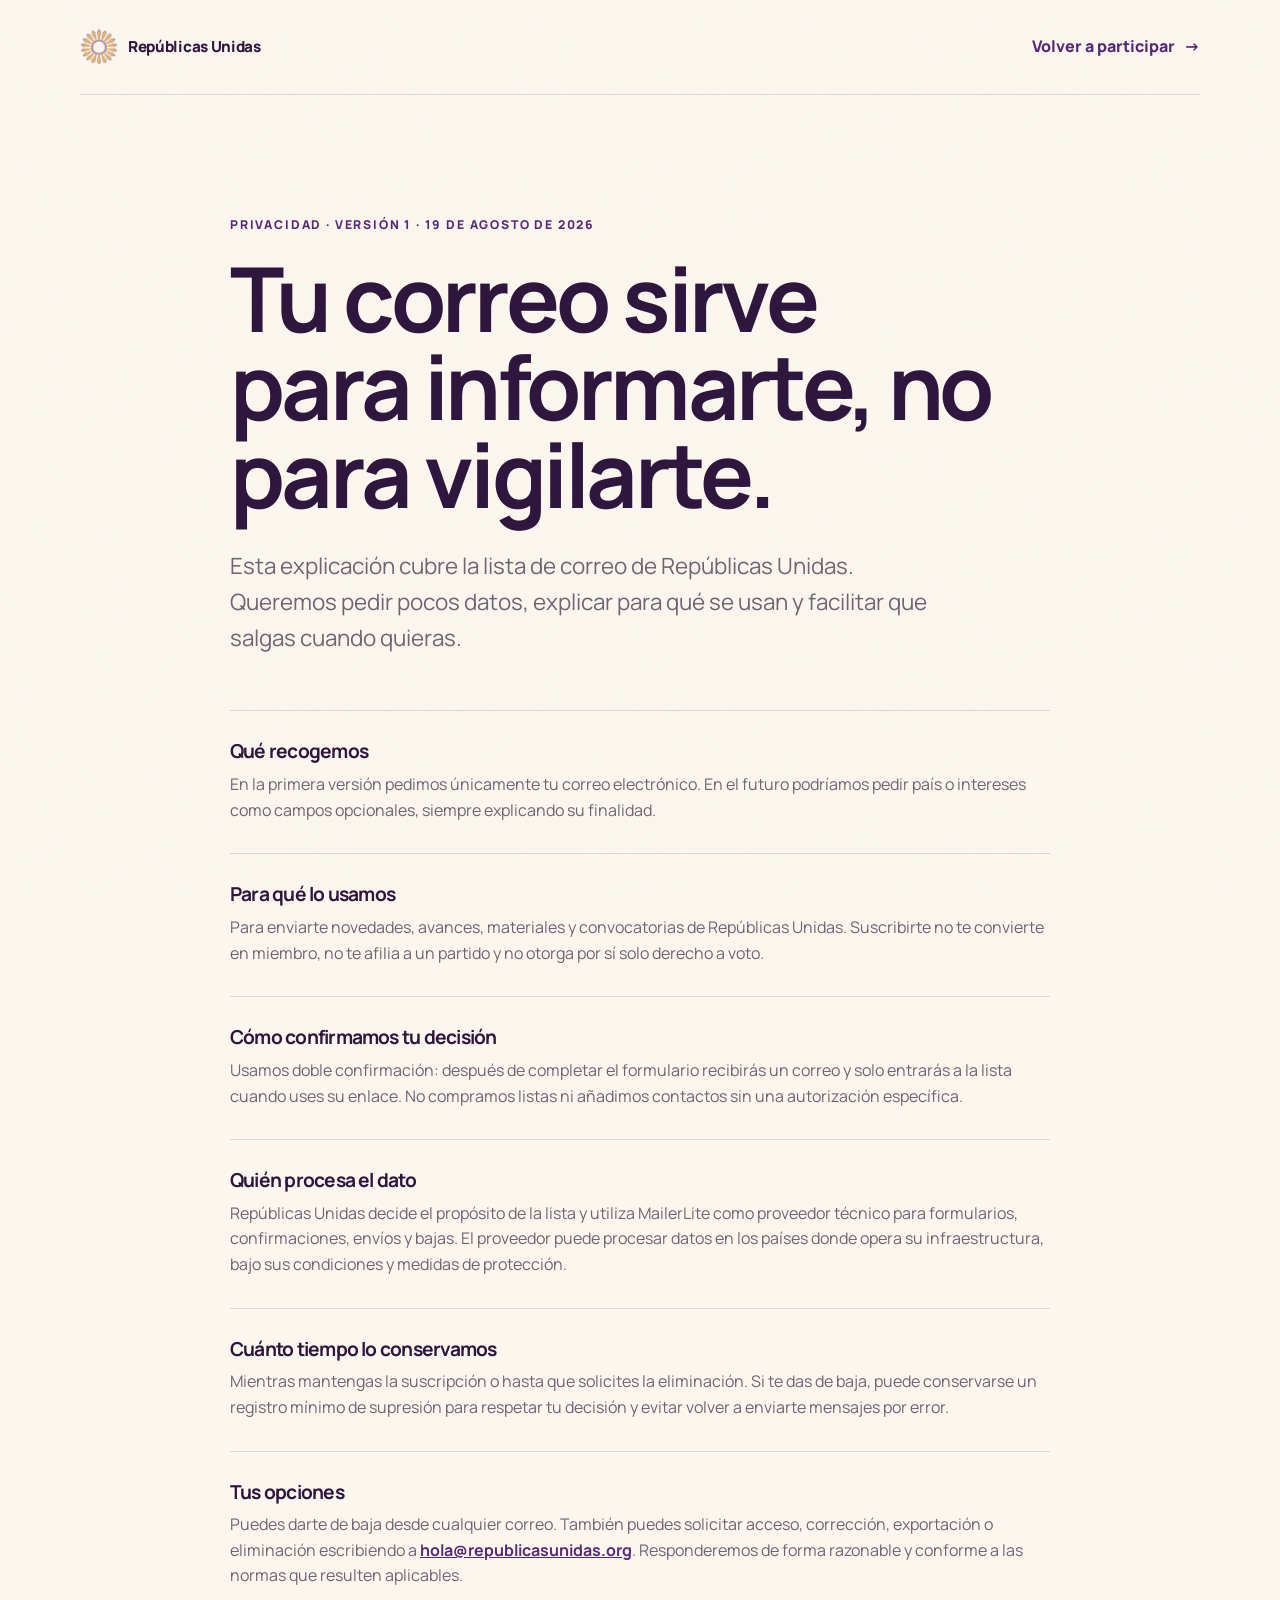
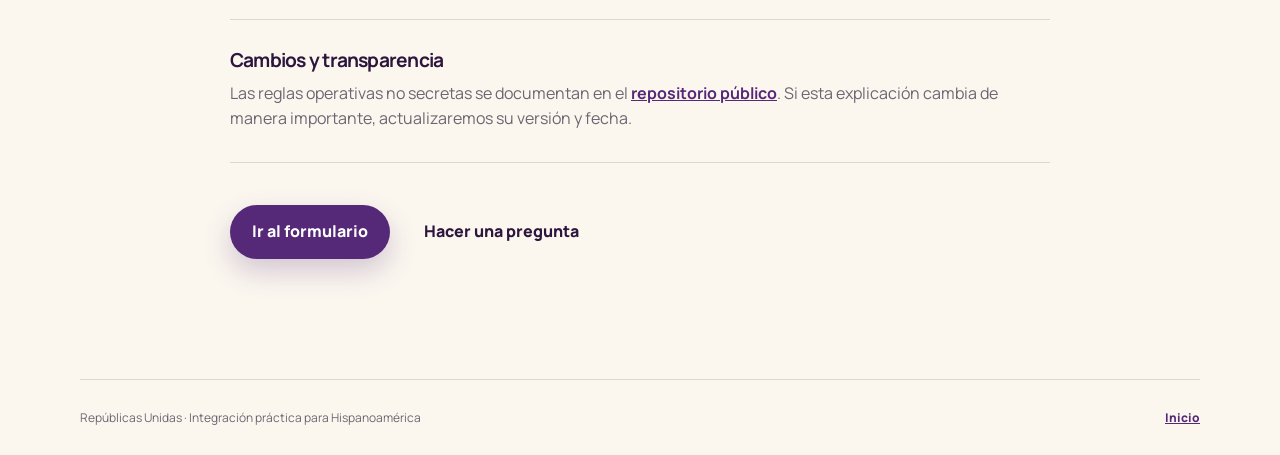
<file: privacidad/index.html>
<!doctype html>
<html lang="es">
  <head>
    <meta charset="UTF-8" />
    <meta name="viewport" content="width=device-width, initial-scale=1.0" />
    <meta name="description" content="Cómo Repúblicas Unidas trata los datos de su lista de correo." />
    <meta name="theme-color" content="#552878" />
    <title>Privacidad — Repúblicas Unidas</title>
    <link rel="icon" href="../assets/sol-de-las-republicas.png" />
    <link rel="preconnect" href="https://fonts.googleapis.com" />
    <link rel="preconnect" href="https://fonts.gstatic.com" crossorigin />
    <link href="https://fonts.googleapis.com/css2?family=Manrope:wght@400;500;600;700;800&family=Source+Serif+4:opsz,wght@8..60,500;8..60,600&display=swap" rel="stylesheet" />
    <link rel="stylesheet" href="../styles.css" />
  </head>
  <body class="utility-page">
    <header class="utility-header">
      <a class="brand" href="../" aria-label="Repúblicas Unidas, inicio">
        <img src="../assets/sol-de-las-republicas.png" alt="" />
        <span>Repúblicas Unidas</span>
      </a>
      <a class="text-link" href="../#participa">Volver a participar <span>→</span></a>
    </header>

    <main class="utility-main">
      <article class="utility-article">
        <p class="eyebrow">Privacidad · Versión 1 · 19 de agosto de 2026</p>
        <h1>Tu correo sirve para informarte, no para vigilarte.</h1>
        <p class="utility-lede">Esta explicación cubre la lista de correo de Repúblicas Unidas. Queremos pedir pocos datos, explicar para qué se usan y facilitar que salgas cuando quieras.</p>

        <section>
          <h2>Qué recogemos</h2>
          <p>En la primera versión pedimos únicamente tu correo electrónico. En el futuro podríamos pedir país o intereses como campos opcionales, siempre explicando su finalidad.</p>
        </section>

        <section>
          <h2>Para qué lo usamos</h2>
          <p>Para enviarte novedades, avances, materiales y convocatorias de Repúblicas Unidas. Suscribirte no te convierte en miembro, no te afilia a un partido y no otorga por sí solo derecho a voto.</p>
        </section>

        <section>
          <h2>Cómo confirmamos tu decisión</h2>
          <p>Usamos doble confirmación: después de completar el formulario recibirás un correo y solo entrarás a la lista cuando uses su enlace. No compramos listas ni añadimos contactos sin una autorización específica.</p>
        </section>

        <section>
          <h2>Quién procesa el dato</h2>
          <p>Repúblicas Unidas decide el propósito de la lista y utiliza MailerLite como proveedor técnico para formularios, confirmaciones, envíos y bajas. El proveedor puede procesar datos en los países donde opera su infraestructura, bajo sus condiciones y medidas de protección.</p>
        </section>

        <section>
          <h2>Cuánto tiempo lo conservamos</h2>
          <p>Mientras mantengas la suscripción o hasta que solicites la eliminación. Si te das de baja, puede conservarse un registro mínimo de supresión para respetar tu decisión y evitar volver a enviarte mensajes por error.</p>
        </section>

        <section>
          <h2>Tus opciones</h2>
          <p>Puedes darte de baja desde cualquier correo. También puedes solicitar acceso, corrección, exportación o eliminación escribiendo a <a href="mailto:hola@republicasunidas.org">hola@republicasunidas.org</a>. Responderemos de forma razonable y conforme a las normas que resulten aplicables.</p>
        </section>

        <section>
          <h2>Cambios y transparencia</h2>
          <p>Las reglas operativas no secretas se documentan en el <a href="https://github.com/republicasunidas/republicas-unidas/blob/main/MAILING.md">repositorio público</a>. Si esta explicación cambia de manera importante, actualizaremos su versión y fecha.</p>
        </section>

        <div class="utility-actions">
          <a class="button button-primary" href="../#participa">Ir al formulario</a>
          <a class="button button-quiet" href="mailto:hola@republicasunidas.org">Hacer una pregunta</a>
        </div>
      </article>
    </main>

    <footer class="utility-footer">
      <span>Repúblicas Unidas · Integración práctica para Hispanoamérica</span>
      <a href="../">Inicio</a>
    </footer>
  </body>
</html>
</file>
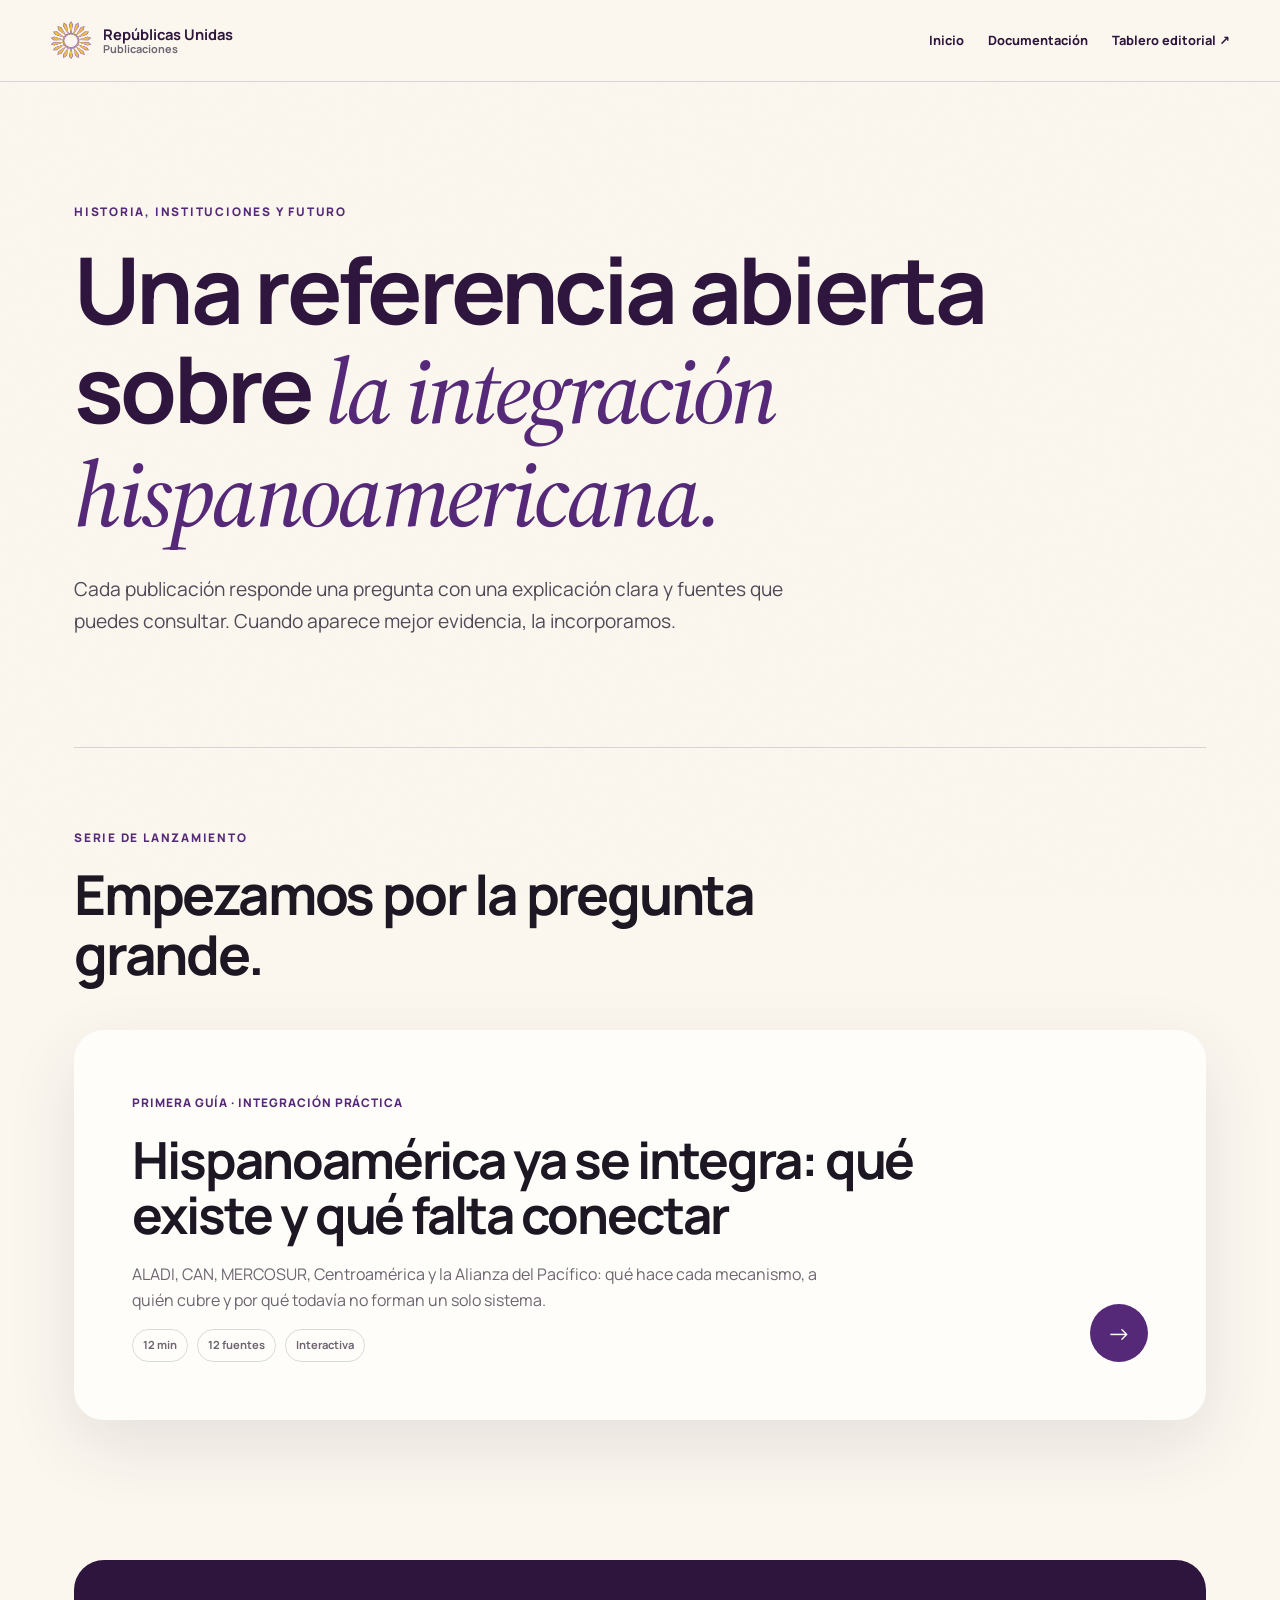
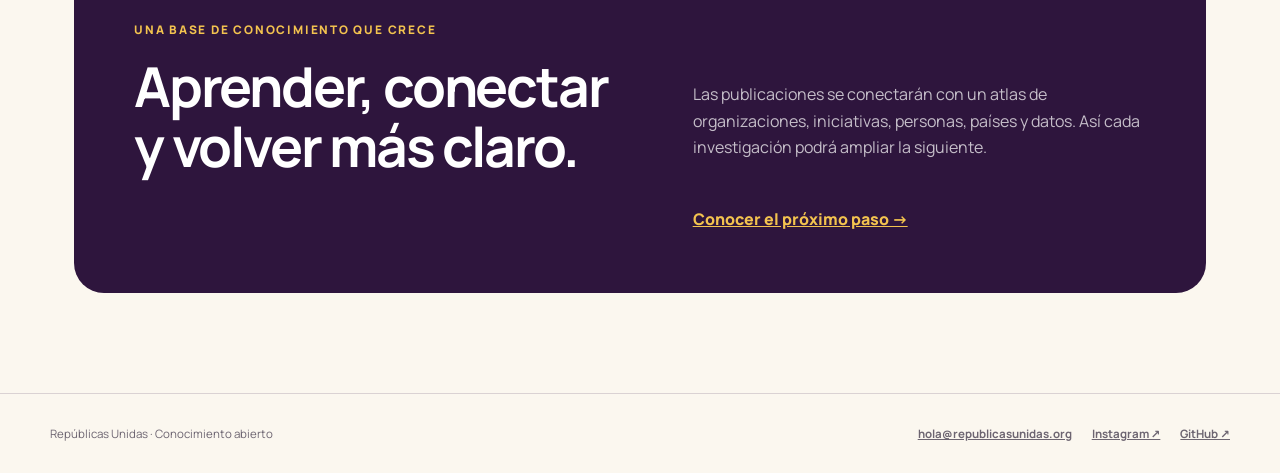
<file: publicaciones/index.html>
<!doctype html>
<html lang="es">
  <head>
    <meta charset="UTF-8" />
    <meta name="viewport" content="width=device-width, initial-scale=1.0" />
    <meta name="description" content="Publicaciones verificables de Repúblicas Unidas sobre integración práctica, historia, instituciones y futuro de Hispanoamérica." />
    <meta name="theme-color" content="#552878" />
    <meta property="og:title" content="Publicaciones — Repúblicas Unidas" />
    <meta property="og:description" content="Investigación abierta y explicaciones verificables sobre integración hispanoamericana." />
    <meta property="og:type" content="website" />
    <meta property="og:url" content="https://republicasunidas.org/publicaciones/" />
    <meta property="og:image" content="https://republicasunidas.org/assets/social/post-01-og-v3.png" />
    <link rel="canonical" href="https://republicasunidas.org/publicaciones/" />
    <title>Publicaciones — Repúblicas Unidas</title>
    <link rel="icon" href="../assets/sol-de-las-republicas.png" />
    <link rel="preconnect" href="https://fonts.googleapis.com" />
    <link rel="preconnect" href="https://fonts.gstatic.com" crossorigin />
    <link href="https://fonts.googleapis.com/css2?family=Manrope:wght@400;500;600;700;800&amp;family=Source+Serif+4:opsz,wght@8..60,500;8..60,600&amp;display=swap" rel="stylesheet" />
    <link rel="stylesheet" href="styles.css" />
  </head>
  <body>
    <a class="skip-link" href="#contenido">Saltar al contenido</a>
    <header class="publication-header">
      <a class="brand" href="../" aria-label="Repúblicas Unidas, inicio">
        <img src="../assets/sol-de-las-republicas.png" alt="" />
        <span><strong>Repúblicas Unidas</strong><small>Publicaciones</small></span>
      </a>
      <nav aria-label="Navegación principal">
        <a href="../">Inicio</a>
        <a href="../docs/">Documentación</a>
        <a href="https://github.com/orgs/republicasunidas/projects/3" target="_blank" rel="noreferrer">Tablero editorial ↗</a>
      </nav>
    </header>

    <main id="contenido" class="library-shell">
      <section class="library-hero">
        <p class="eyebrow">Historia, instituciones y futuro</p>
        <h1>Una referencia abierta sobre <em>la integración hispanoamericana.</em></h1>
        <p>Cada publicación responde una pregunta con una explicación clara y fuentes que puedes consultar. Cuando aparece mejor evidencia, la incorporamos.</p>
      </section>

      <section aria-labelledby="publicado" class="library-section">
        <div class="section-heading">
          <p class="eyebrow">Serie de lanzamiento</p>
          <h2 id="publicado">Empezamos por la pregunta grande.</h2>
        </div>
        <article class="feature-card" data-publication-id="PUB-001">
          <div>
            <span class="article-kicker">Primera guía · Integración práctica</span>
            <h3><a href="pub-001/">Hispanoamérica ya se integra: qué existe y qué falta conectar</a></h3>
            <p>ALADI, CAN, MERCOSUR, Centroamérica y la Alianza del Pacífico: qué hace cada mecanismo, a quién cubre y por qué todavía no forman un solo sistema.</p>
            <div class="article-meta"><span>12 min</span><span>12 fuentes</span><span>Interactiva</span></div>
          </div>
          <a class="round-link" href="pub-001/" aria-label="Leer Hispanoamérica ya se integra: qué existe y qué falta conectar">→</a>
        </article>
      </section>

      <section class="method-note" aria-labelledby="metodo">
        <div>
          <p class="eyebrow">Una base de conocimiento que crece</p>
          <h2 id="metodo">Aprender, conectar y volver más claro.</h2>
        </div>
        <p>Las publicaciones se conectarán con un atlas de organizaciones, iniciativas, personas, países y datos. Así cada investigación podrá ampliar la siguiente.</p>
        <a href="pub-001/#trabajo-rruu">Conocer el próximo paso →</a>
      </section>
    </main>

    <footer class="publication-footer">
      <span>Repúblicas Unidas · Conocimiento abierto</span>
      <div><a href="mailto:hola@republicasunidas.org">hola@republicasunidas.org</a><a href="https://www.instagram.com/republicasunidas" target="_blank" rel="me noreferrer">Instagram ↗</a><a href="https://github.com/republicasunidas/republicas-unidas" target="_blank" rel="noreferrer">GitHub ↗</a></div>
    </footer>
  </body>
</html>
</file>
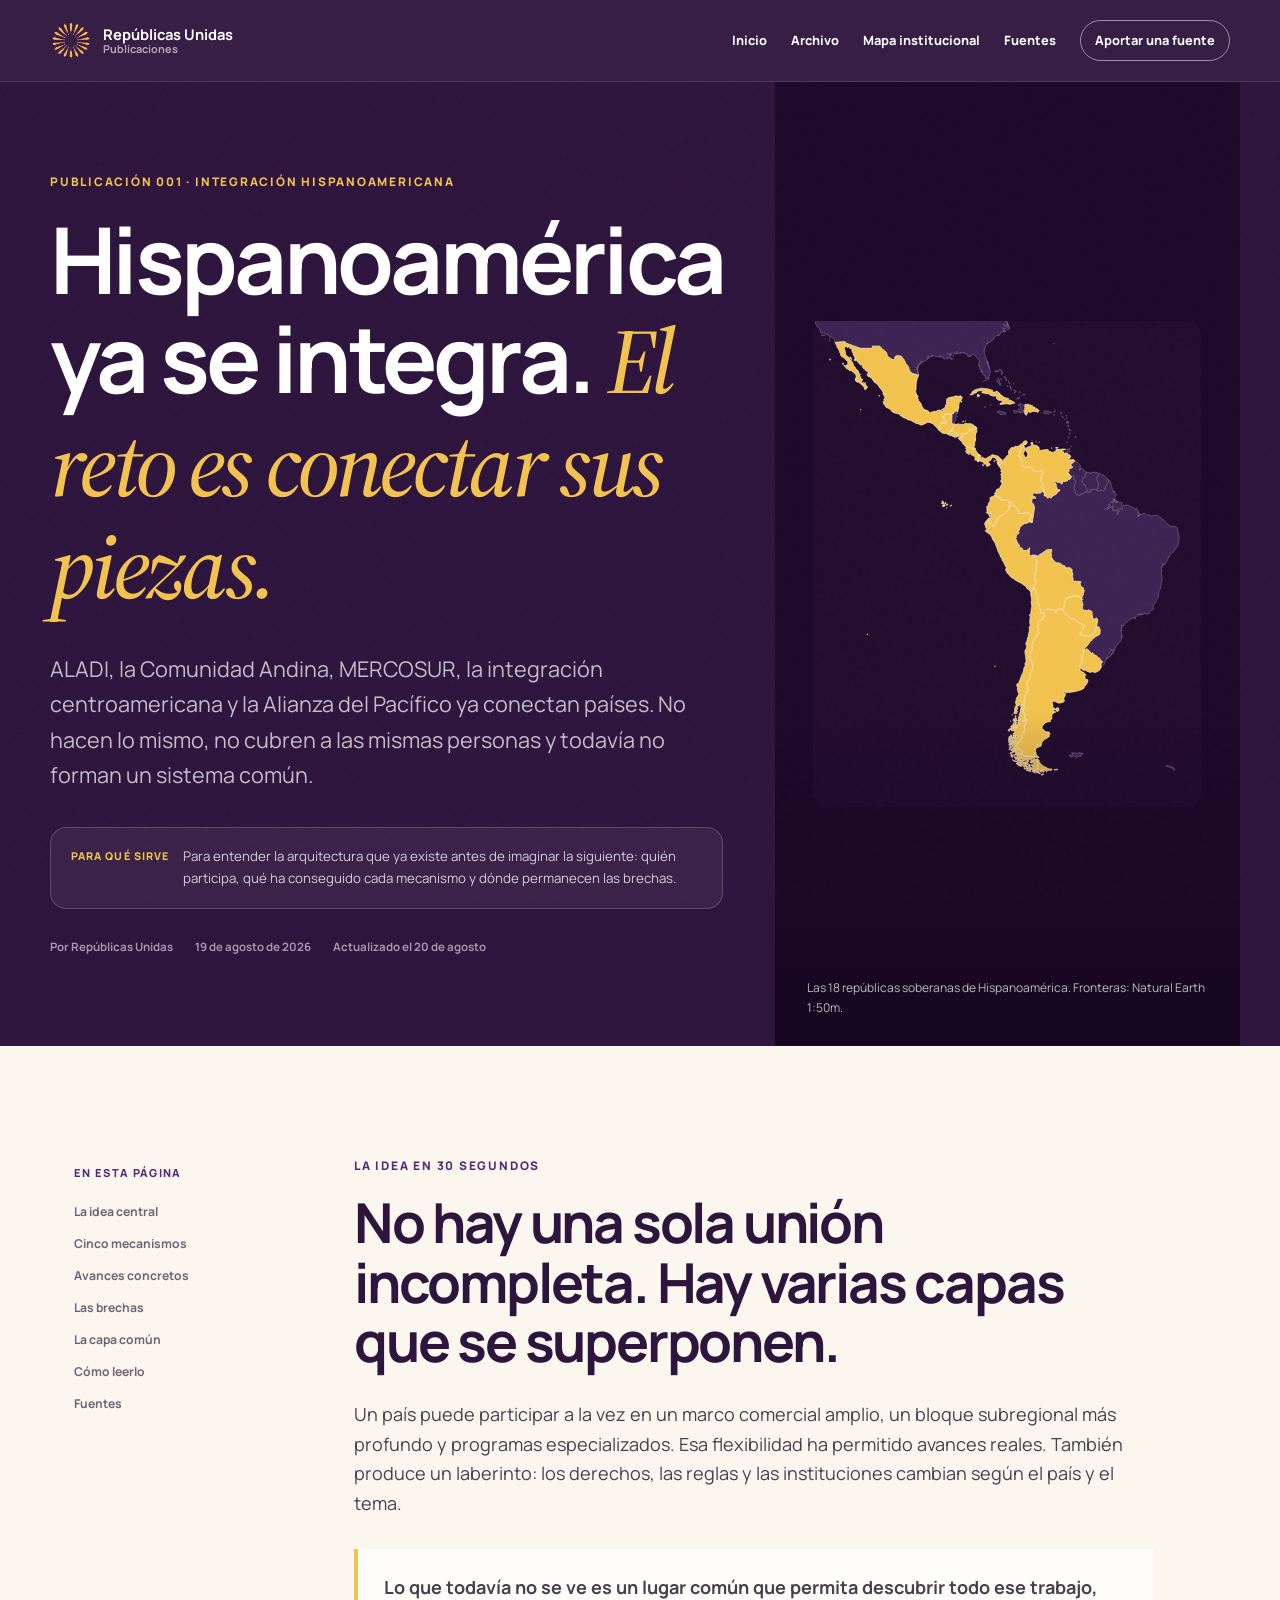
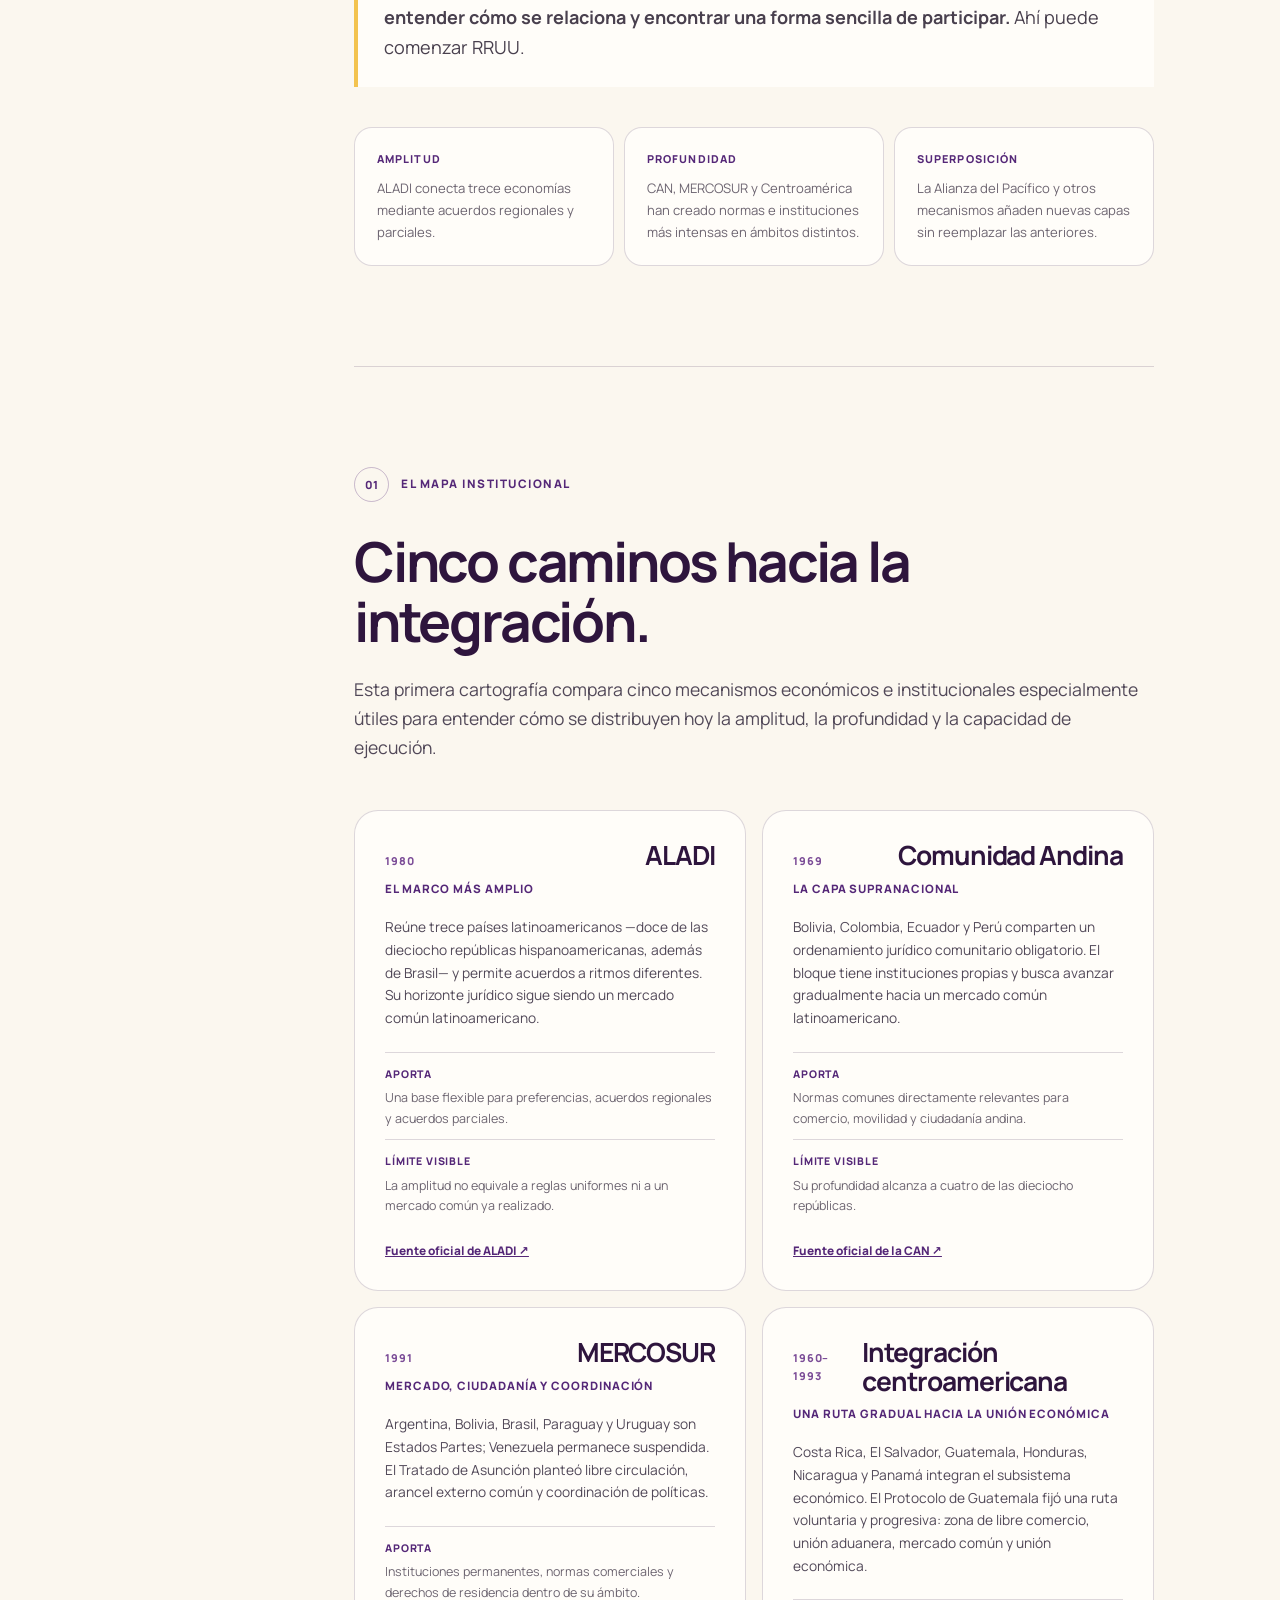
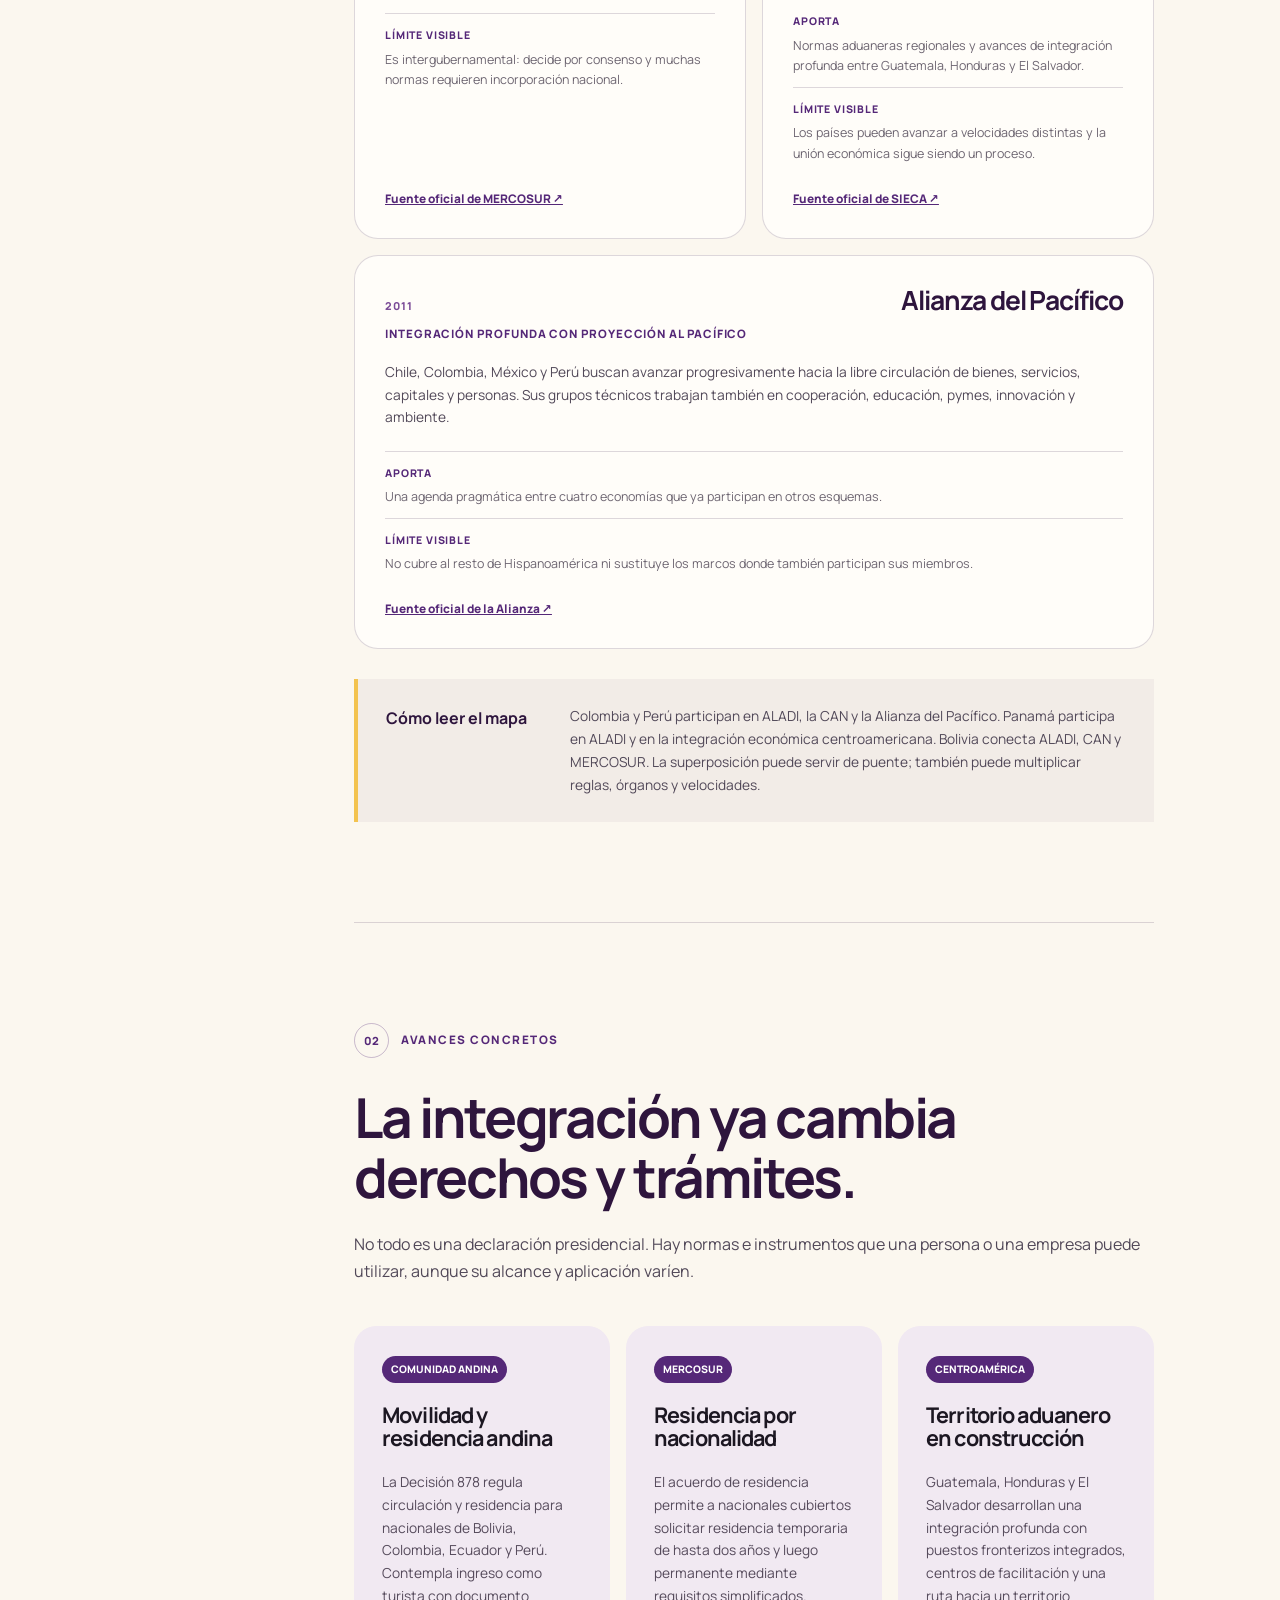
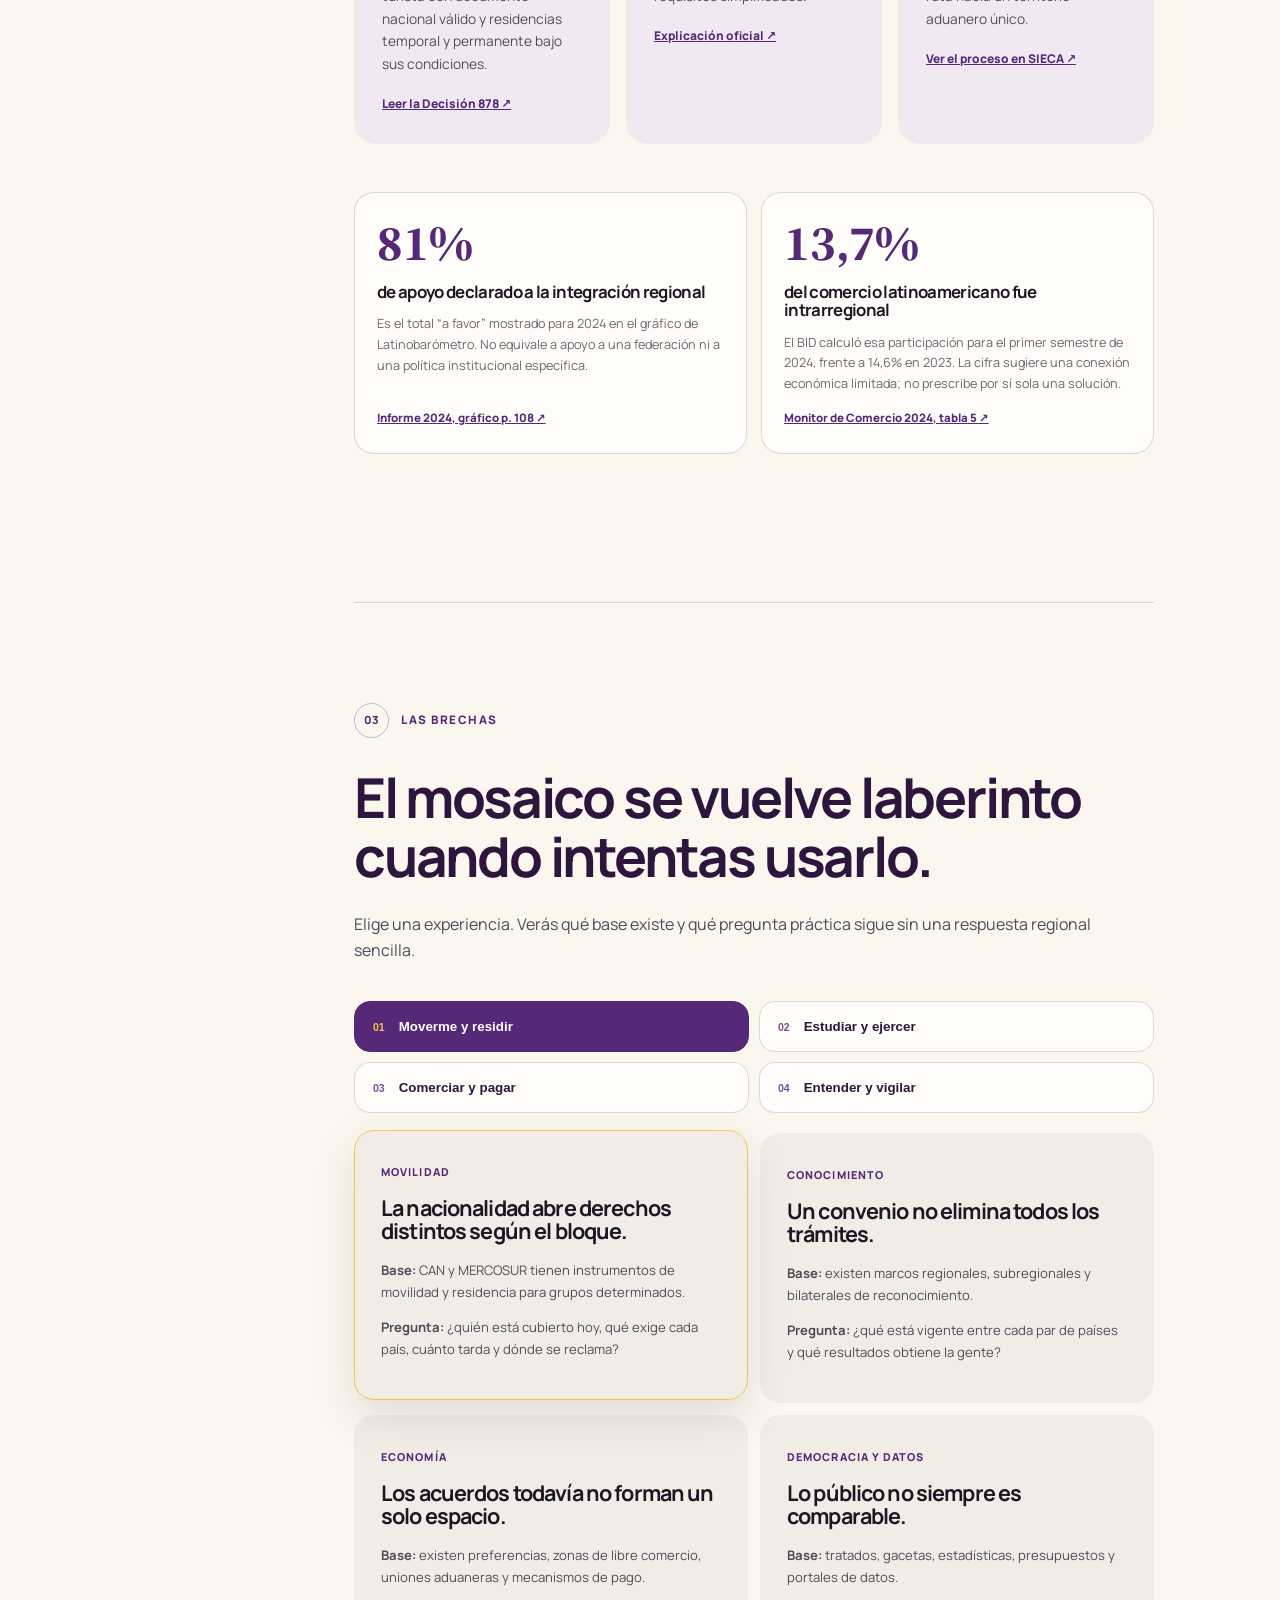
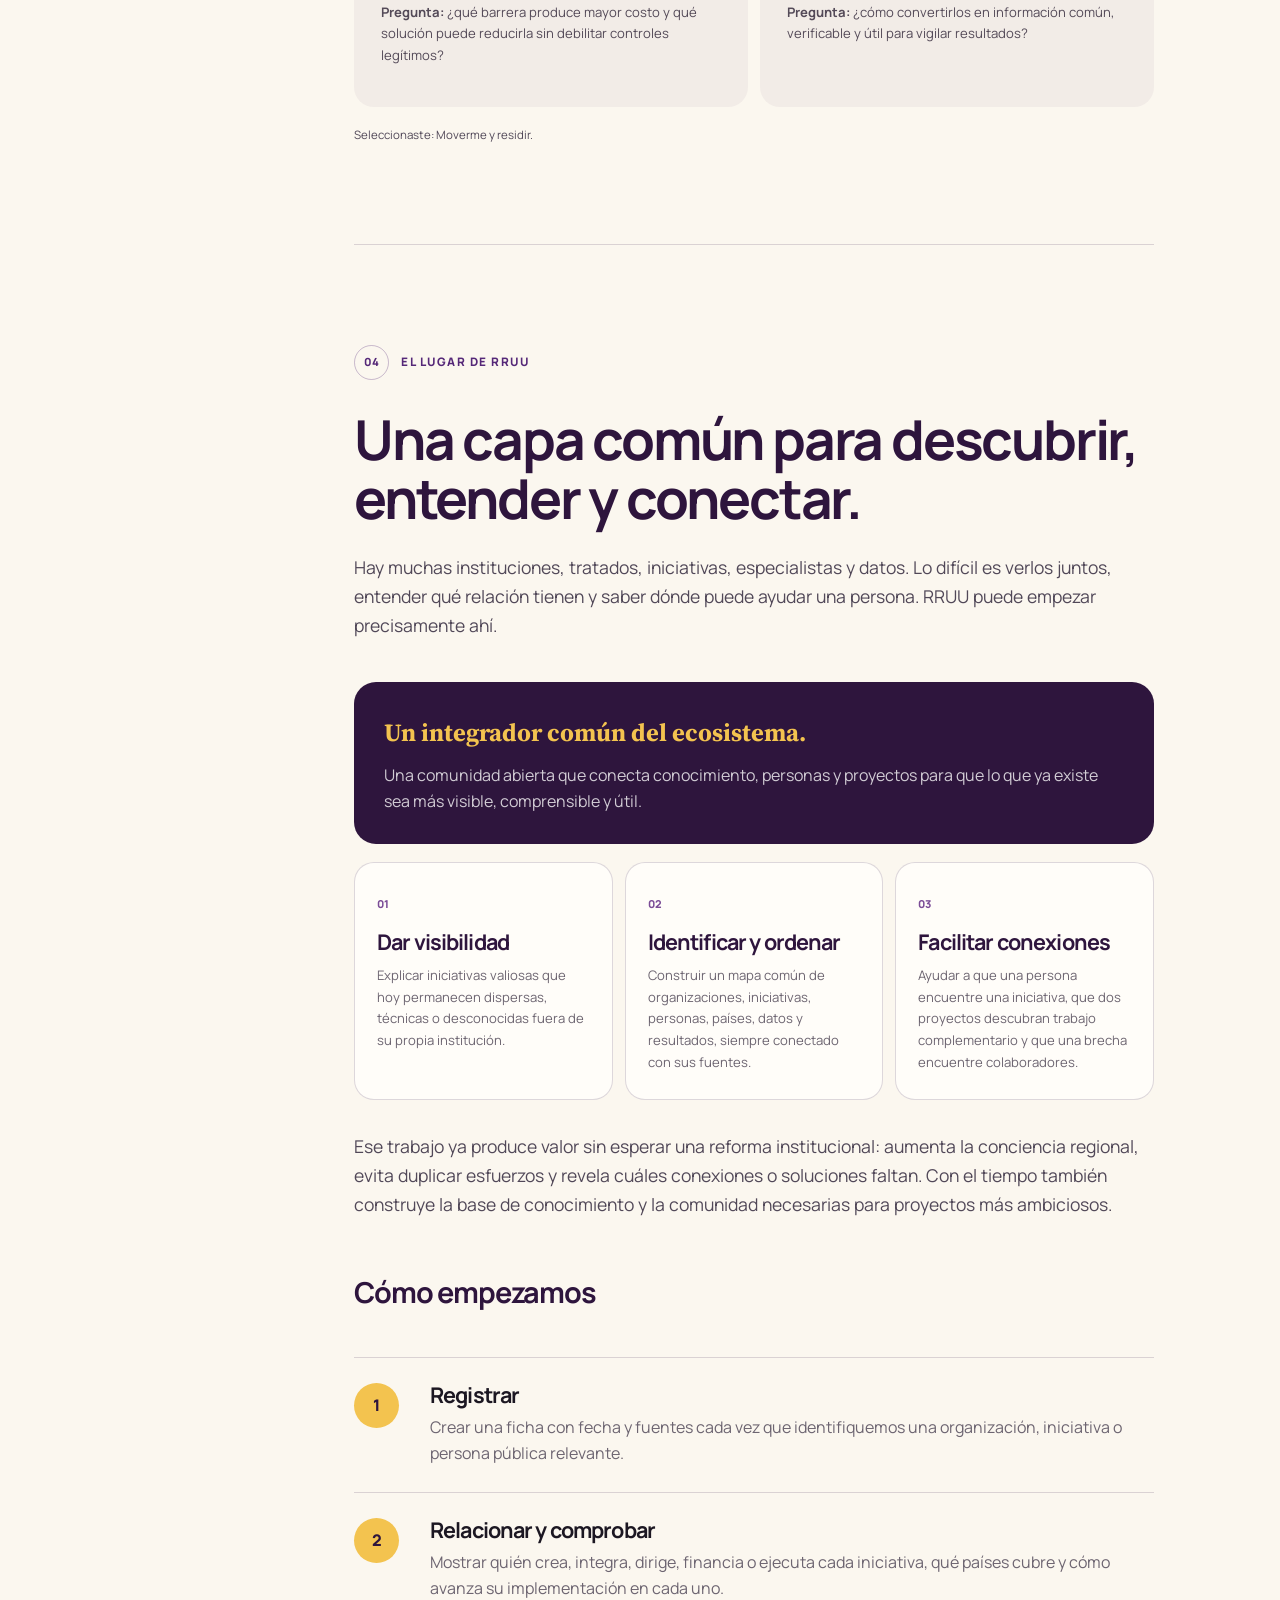
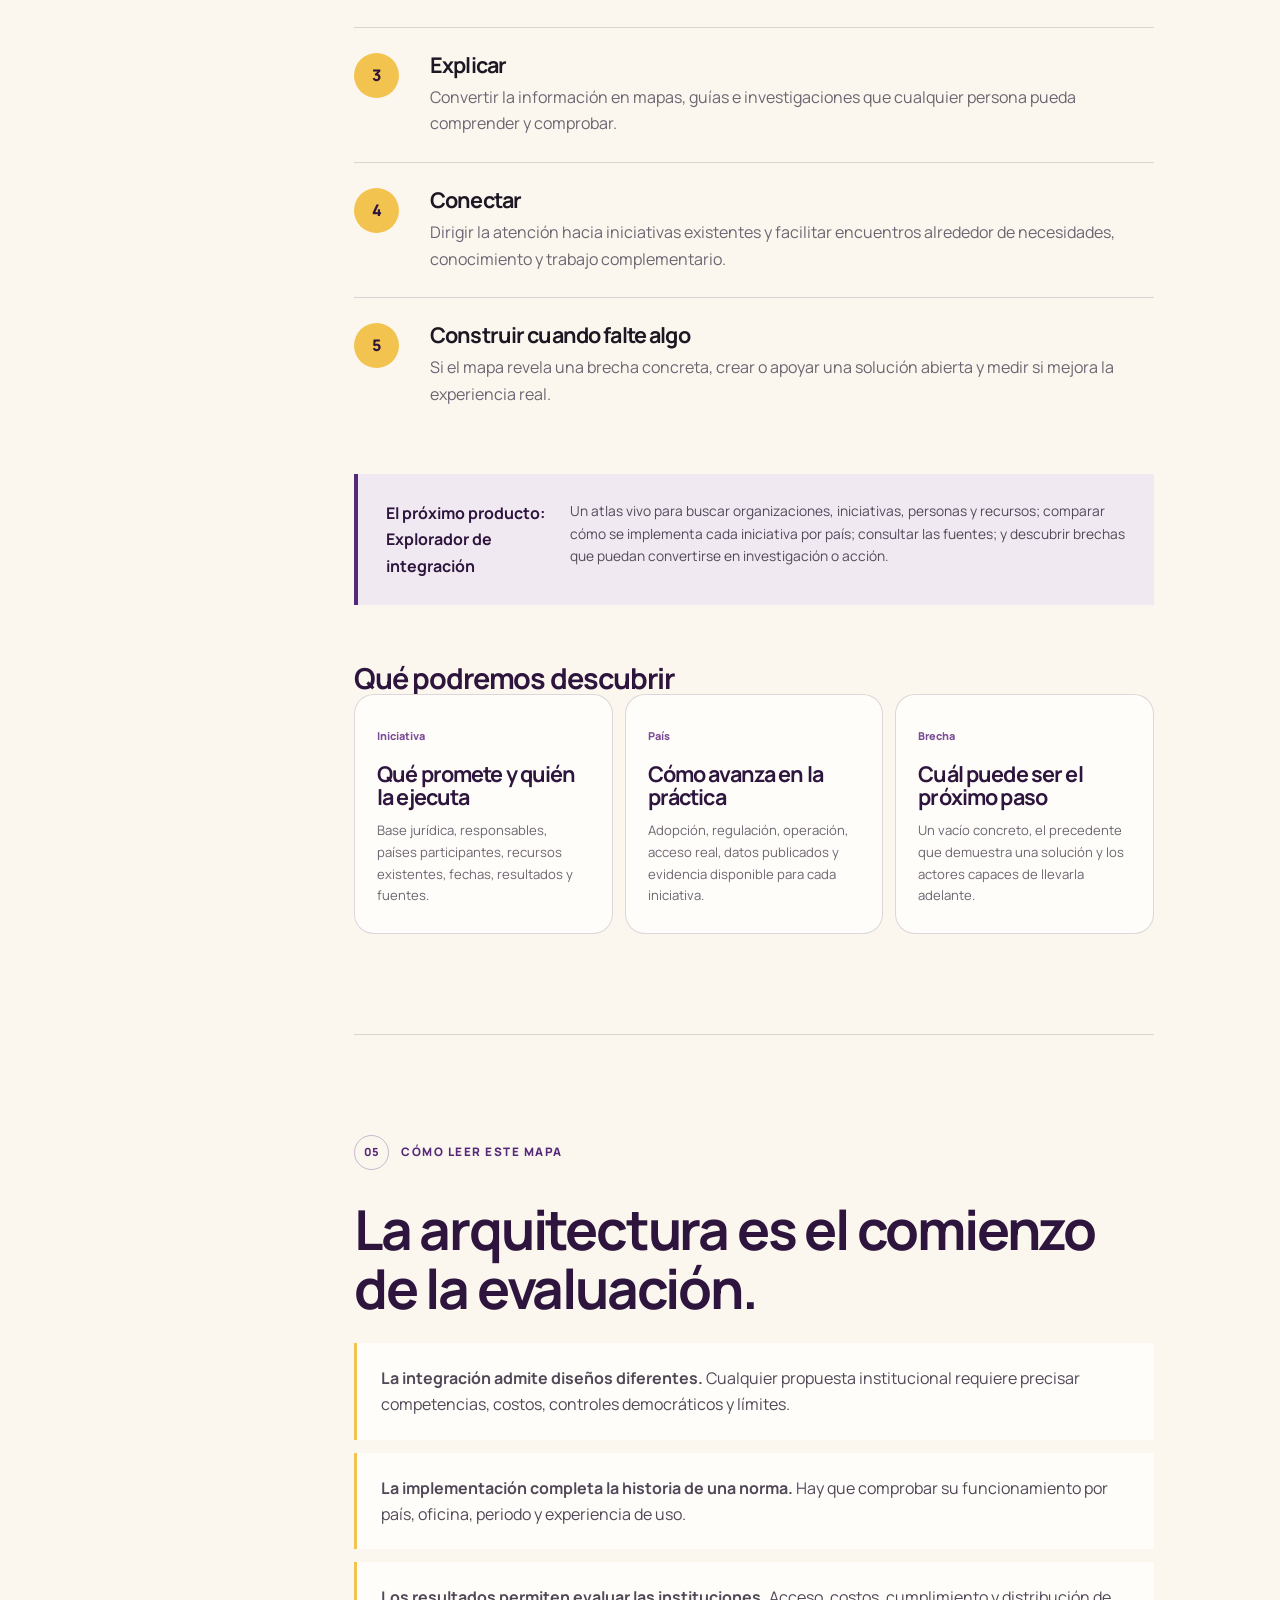
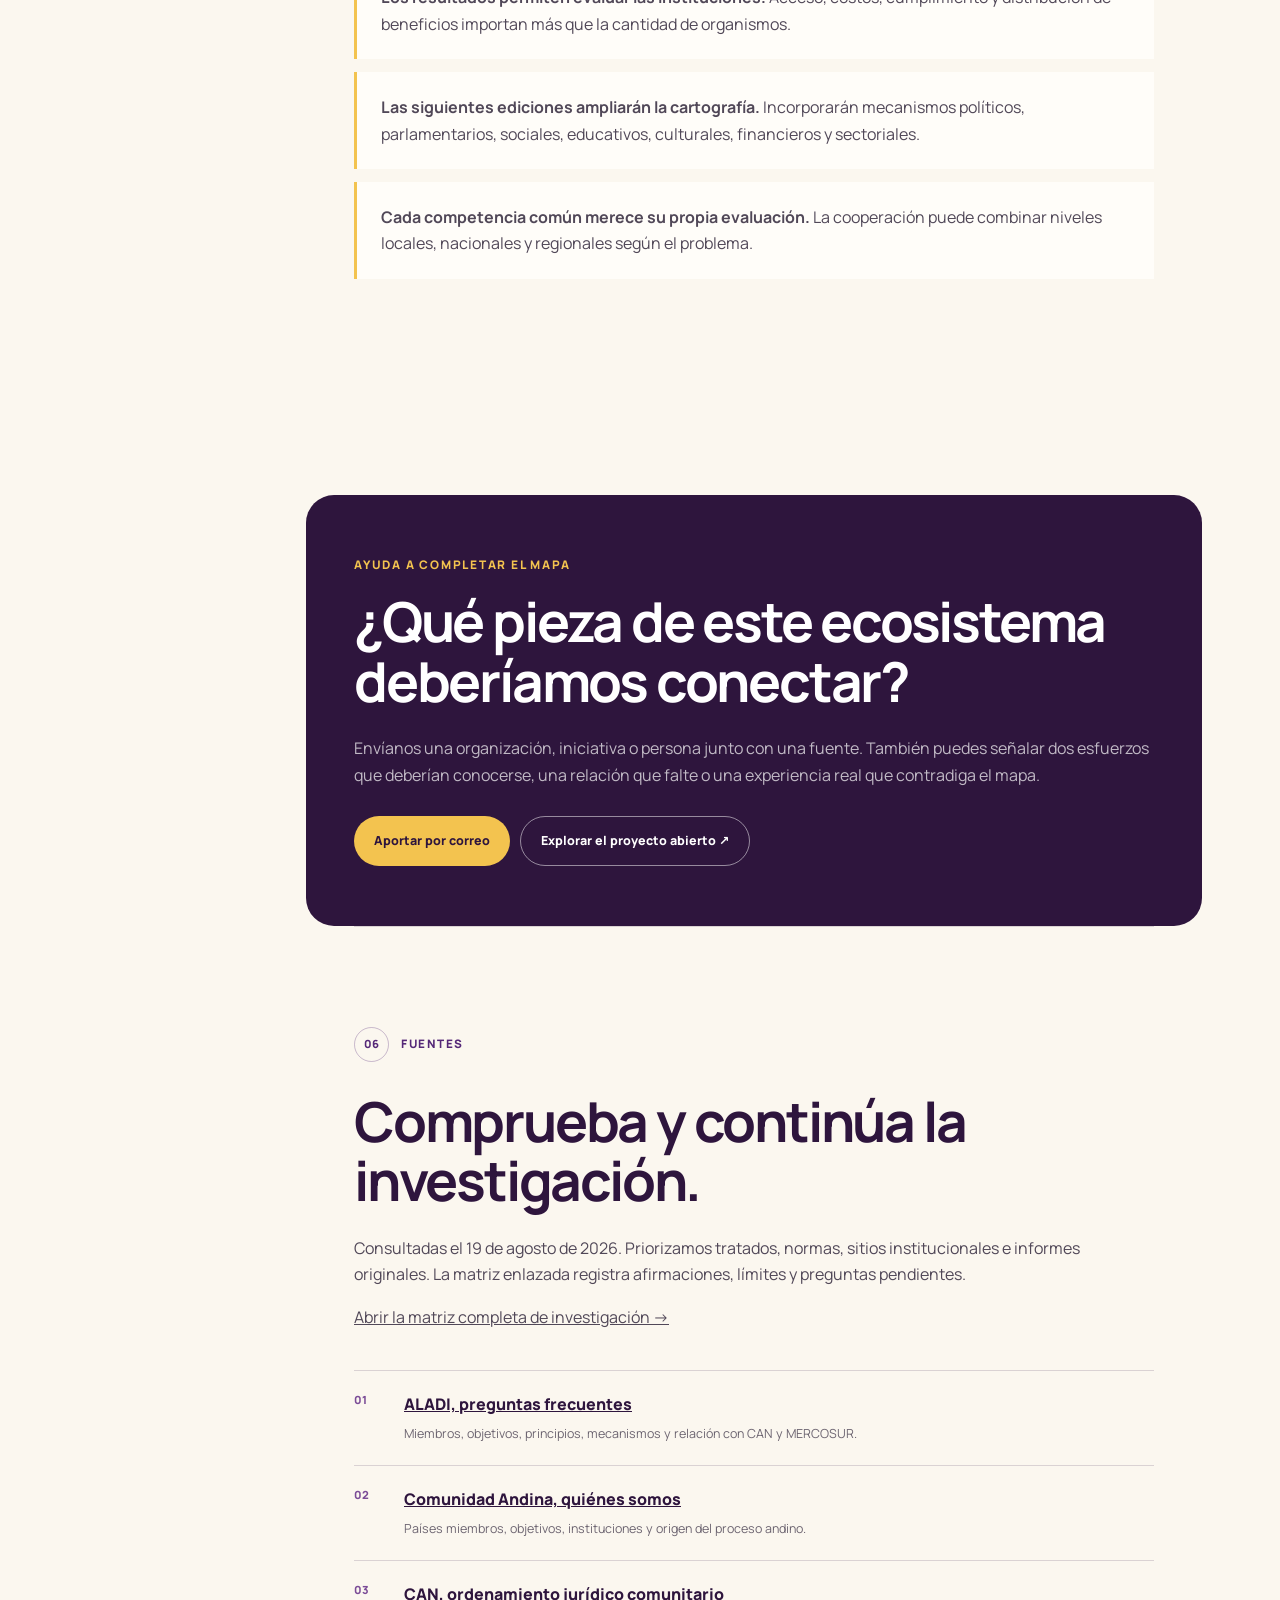
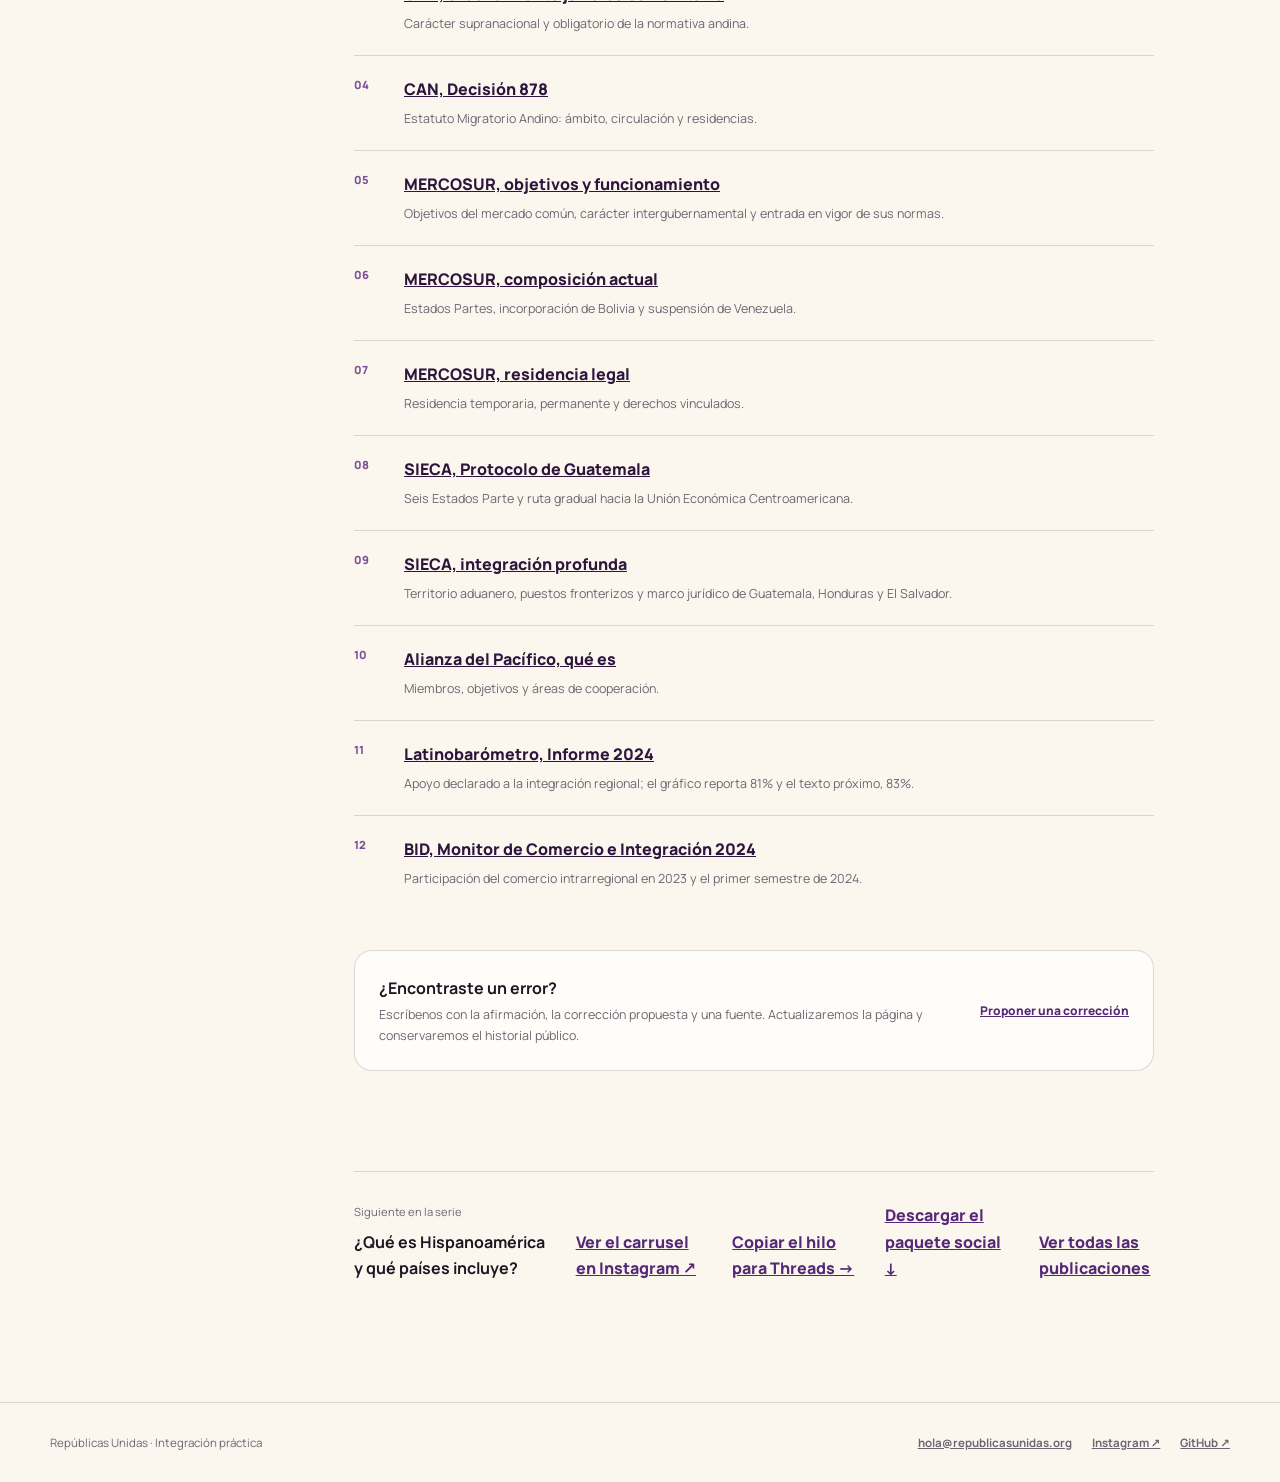
<file: publicaciones/pub-001/index.html>
<!doctype html>
<html lang="es">
  <head>
    <meta charset="UTF-8" />
    <meta name="viewport" content="width=device-width, initial-scale=1.0" />
    <meta name="description" content="Una guía inicial de las instituciones que ya integran Hispanoamérica, sus logros, sus límites y las conexiones que todavía faltan." />
    <meta name="author" content="Repúblicas Unidas" />
    <meta name="theme-color" content="#2e153d" />
    <meta property="og:title" content="Hispanoamérica ya se integra. El reto es conectar sus piezas." />
    <meta property="og:description" content="ALADI, CAN, MERCOSUR, Centroamérica y la Alianza del Pacífico: qué hace cada mecanismo y por qué todavía no forman un solo sistema." />
    <meta property="og:type" content="article" />
    <meta property="og:url" content="https://republicasunidas.org/publicaciones/pub-001/" />
    <meta property="og:image" content="https://republicasunidas.org/assets/social/post-01-og-v3.png" />
    <meta property="article:published_time" content="2026-08-19" />
    <meta property="article:modified_time" content="2026-08-20" />
    <meta name="twitter:card" content="summary_large_image" />
    <link rel="canonical" href="https://republicasunidas.org/publicaciones/pub-001/" />
    <title>Hispanoamérica ya se integra: qué existe y qué falta conectar — Repúblicas Unidas</title>
    <link rel="icon" href="../../assets/sol-de-las-republicas.png" />
    <link rel="preconnect" href="https://fonts.googleapis.com" />
    <link rel="preconnect" href="https://fonts.gstatic.com" crossorigin />
    <link href="https://fonts.googleapis.com/css2?family=Manrope:wght@400;500;600;700;800&amp;family=Source+Serif+4:opsz,wght@8..60,500;8..60,600&amp;display=swap" rel="stylesheet" />
    <link rel="stylesheet" href="../styles.css" />
    <script type="application/ld+json">
      {
        "@context": "https://schema.org",
        "@type": "Article",
        "headline": "Hispanoamérica ya se integra: qué existe y qué falta conectar",
        "description": "Una guía inicial de las instituciones que ya integran Hispanoamérica, sus logros, sus límites y las conexiones que todavía faltan.",
        "inLanguage": "es",
        "datePublished": "2026-08-19",
        "dateModified": "2026-08-20",
        "identifier": "PUB-001",
        "mainEntityOfPage": "https://republicasunidas.org/publicaciones/pub-001/",
        "image": "https://republicasunidas.org/assets/social/post-01-og-v3.png",
        "author": { "@type": "Organization", "name": "Repúblicas Unidas", "url": "https://republicasunidas.org/" },
        "publisher": { "@type": "Organization", "name": "Repúblicas Unidas", "url": "https://republicasunidas.org/", "logo": { "@type": "ImageObject", "url": "https://republicasunidas.org/assets/sol-de-las-republicas.png" } },
        "citation": [
          "https://www.latinobarometro.org/documents/latinobarometro-informe-2024.pdf",
          "https://www.aladi.org/preguntas-frecuentes/",
          "https://www.comunidadandina.org/quienes-somos/",
          "https://www.comunidadandina.org/normativa-andina/gacetas/166/",
          "https://www.comunidadandina.org/DocOficialesFiles/Gacetas/Gaceta%204239.pdf",
          "https://www.mercosur.int/acerca-del-mercosur/objetivos-y-funcionamiento",
          "https://www.mercosur.int/acerca-del-mercosur/que-es-el-mercosur",
          "https://www.mercosur.int/logro-14-residencia-legal-en-cualquier-pais-del-bloque",
          "https://www.sieca.int/protocolo-guatemala/",
          "https://www.sieca.int/iniciativa-subregionales/integracion-profunda-la-sieca/",
          "https://noticias.alianzapacifico.net/que-es-la-alianza/",
          "https://publications.iadb.org/publications/english/document/Trade-and-Integration-Monitor-2024-Bucking-the-Trend-The-Potential-of-Knowledge-Based-Services.pdf"
        ]
      }
    </script>
  </head>
  <body class="article-page">
    <a class="skip-link" href="#articulo">Saltar al artículo</a>
    <header class="publication-header article-header">
      <a class="brand" href="../../" aria-label="Repúblicas Unidas, inicio">
        <img src="../../assets/sol-de-las-republicas.png" alt="" />
        <span><strong>Repúblicas Unidas</strong><small>Publicaciones</small></span>
      </a>
      <nav aria-label="Navegación del artículo">
        <a class="home-link" href="../../">Inicio</a>
        <a class="article-anchor" href="../">Archivo</a>
        <a class="article-anchor" href="#mapa-institucional">Mapa institucional</a>
        <a class="article-anchor" href="#fuentes">Fuentes</a>
        <a class="header-cta" href="mailto:hola@republicasunidas.org?subject=Aporte%20a%20la%20publicaci%C3%B3n%201">Aportar una fuente</a>
      </nav>
    </header>

    <main id="articulo">
      <article data-publication-id="PUB-001">
        <header class="article-hero">
          <div class="article-hero-copy">
            <p class="eyebrow">Publicación 001 · Integración hispanoamericana</p>
            <h1>Hispanoamérica ya se integra. <em>El reto es conectar sus piezas.</em></h1>
            <p class="article-deck">ALADI, la Comunidad Andina, MERCOSUR, la integración centroamericana y la Alianza del Pacífico ya conectan países. No hacen lo mismo, no cubren a las mismas personas y todavía no forman un sistema común.</p>
            <div class="article-purpose"><span>Para qué sirve</span><p>Para entender la arquitectura que ya existe antes de imaginar la siguiente: quién participa, qué ha conseguido cada mecanismo y dónde permanecen las brechas.</p></div>
            <div class="article-byline"><span>Por Repúblicas Unidas</span><span>19 de agosto de 2026</span><span>Actualizado el 20 de agosto</span></div>
          </div>
          <figure class="article-map">
            <img src="../../assets/maps/hispanoamerica.svg" alt="Mapa de las dieciocho repúblicas soberanas hispanohablantes de América, incluida Venezuela, destacadas en oro" />
            <figcaption>Las 18 repúblicas soberanas de Hispanoamérica. Fronteras: Natural Earth 1:50m.</figcaption>
          </figure>
        </header>

        <div class="article-layout">
          <aside class="article-rail" aria-label="En esta publicación">
            <span>En esta página</span>
            <a href="#respuesta">La idea central</a>
            <a href="#mapa-institucional">Cinco mecanismos</a>
            <a href="#avances">Avances concretos</a>
            <a href="#brechas">Las brechas</a>
            <a href="#trabajo-rruu">La capa común</a>
            <a href="#limites">Cómo leerlo</a>
            <a href="#fuentes">Fuentes</a>
          </aside>

          <div class="article-body">
            <section id="respuesta" class="answer-block">
              <p class="eyebrow">La idea en 30 segundos</p>
              <h2>No hay una sola unión incompleta. Hay varias capas que se superponen.</h2>
              <p>Un país puede participar a la vez en un marco comercial amplio, un bloque subregional más profundo y programas especializados. Esa flexibilidad ha permitido avances reales. También produce un laberinto: los derechos, las reglas y las instituciones cambian según el país y el tema.</p>
              <p class="answer-emphasis"><strong>Lo que todavía no se ve es un lugar común que permita descubrir todo ese trabajo, entender cómo se relaciona y encontrar una forma sencilla de participar.</strong> Ahí puede comenzar RRUU.</p>
              <div class="thesis-grid">
                <article><span>Amplitud</span><p>ALADI conecta trece economías mediante acuerdos regionales y parciales.</p></article>
                <article><span>Profundidad</span><p>CAN, MERCOSUR y Centroamérica han creado normas e instituciones más intensas en ámbitos distintos.</p></article>
                <article><span>Superposición</span><p>La Alianza del Pacífico y otros mecanismos añaden nuevas capas sin reemplazar las anteriores.</p></article>
              </div>
            </section>

            <section id="mapa-institucional" class="article-section">
              <div class="section-label"><span>01</span><p>El mapa institucional</p></div>
              <h2>Cinco caminos hacia la integración.</h2>
              <p class="section-lede">Esta primera cartografía compara cinco mecanismos económicos e institucionales especialmente útiles para entender cómo se distribuyen hoy la amplitud, la profundidad y la capacidad de ejecución.</p>

              <div class="mechanism-grid">
                <article class="mechanism-card">
                  <div class="mechanism-heading"><span>1980</span><h3>ALADI</h3></div>
                  <p class="mechanism-role">El marco más amplio</p>
                  <p>Reúne trece países latinoamericanos —doce de las dieciocho repúblicas hispanoamericanas, además de Brasil— y permite acuerdos a ritmos diferentes. Su horizonte jurídico sigue siendo un mercado común latinoamericano.</p>
                  <dl><div><dt>Aporta</dt><dd>Una base flexible para preferencias, acuerdos regionales y acuerdos parciales.</dd></div><div><dt>Límite visible</dt><dd>La amplitud no equivale a reglas uniformes ni a un mercado común ya realizado.</dd></div></dl>
                  <a href="https://www.aladi.org/preguntas-frecuentes/" target="_blank" rel="noreferrer">Fuente oficial de ALADI ↗</a>
                </article>

                <article class="mechanism-card">
                  <div class="mechanism-heading"><span>1969</span><h3>Comunidad Andina</h3></div>
                  <p class="mechanism-role">La capa supranacional</p>
                  <p>Bolivia, Colombia, Ecuador y Perú comparten un ordenamiento jurídico comunitario obligatorio. El bloque tiene instituciones propias y busca avanzar gradualmente hacia un mercado común latinoamericano.</p>
                  <dl><div><dt>Aporta</dt><dd>Normas comunes directamente relevantes para comercio, movilidad y ciudadanía andina.</dd></div><div><dt>Límite visible</dt><dd>Su profundidad alcanza a cuatro de las dieciocho repúblicas.</dd></div></dl>
                  <a href="https://www.comunidadandina.org/quienes-somos/" target="_blank" rel="noreferrer">Fuente oficial de la CAN ↗</a>
                </article>

                <article class="mechanism-card">
                  <div class="mechanism-heading"><span>1991</span><h3>MERCOSUR</h3></div>
                  <p class="mechanism-role">Mercado, ciudadanía y coordinación</p>
                  <p>Argentina, Bolivia, Brasil, Paraguay y Uruguay son Estados Partes; Venezuela permanece suspendida. El Tratado de Asunción planteó libre circulación, arancel externo común y coordinación de políticas.</p>
                  <dl><div><dt>Aporta</dt><dd>Instituciones permanentes, normas comerciales y derechos de residencia dentro de su ámbito.</dd></div><div><dt>Límite visible</dt><dd>Es intergubernamental: decide por consenso y muchas normas requieren incorporación nacional.</dd></div></dl>
                  <a href="https://www.mercosur.int/acerca-del-mercosur/objetivos-y-funcionamiento" target="_blank" rel="noreferrer">Fuente oficial de MERCOSUR ↗</a>
                </article>

                <article class="mechanism-card">
                  <div class="mechanism-heading"><span>1960–1993</span><h3>Integración centroamericana</h3></div>
                  <p class="mechanism-role">Una ruta gradual hacia la unión económica</p>
                  <p>Costa Rica, El Salvador, Guatemala, Honduras, Nicaragua y Panamá integran el subsistema económico. El Protocolo de Guatemala fijó una ruta voluntaria y progresiva: zona de libre comercio, unión aduanera, mercado común y unión económica.</p>
                  <dl><div><dt>Aporta</dt><dd>Normas aduaneras regionales y avances de integración profunda entre Guatemala, Honduras y El Salvador.</dd></div><div><dt>Límite visible</dt><dd>Los países pueden avanzar a velocidades distintas y la unión económica sigue siendo un proceso.</dd></div></dl>
                  <a href="https://www.sieca.int/protocolo-guatemala/" target="_blank" rel="noreferrer">Fuente oficial de SIECA ↗</a>
                </article>

                <article class="mechanism-card mechanism-card-wide">
                  <div class="mechanism-heading"><span>2011</span><h3>Alianza del Pacífico</h3></div>
                  <p class="mechanism-role">Integración profunda con proyección al Pacífico</p>
                  <p>Chile, Colombia, México y Perú buscan avanzar progresivamente hacia la libre circulación de bienes, servicios, capitales y personas. Sus grupos técnicos trabajan también en cooperación, educación, pymes, innovación y ambiente.</p>
                  <dl><div><dt>Aporta</dt><dd>Una agenda pragmática entre cuatro economías que ya participan en otros esquemas.</dd></div><div><dt>Límite visible</dt><dd>No cubre al resto de Hispanoamérica ni sustituye los marcos donde también participan sus miembros.</dd></div></dl>
                  <a href="https://noticias.alianzapacifico.net/que-es-la-alianza/" target="_blank" rel="noreferrer">Fuente oficial de la Alianza ↗</a>
                </article>
              </div>

              <aside class="reading-note">
                <strong>Cómo leer el mapa</strong>
                <p>Colombia y Perú participan en ALADI, la CAN y la Alianza del Pacífico. Panamá participa en ALADI y en la integración económica centroamericana. Bolivia conecta ALADI, CAN y MERCOSUR. La superposición puede servir de puente; también puede multiplicar reglas, órganos y velocidades.</p>
              </aside>
            </section>

            <section id="avances" class="article-section">
              <div class="section-label"><span>02</span><p>Avances concretos</p></div>
              <h2>La integración ya cambia derechos y trámites.</h2>
              <p>No todo es una declaración presidencial. Hay normas e instrumentos que una persona o una empresa puede utilizar, aunque su alcance y aplicación varíen.</p>

              <div class="fact-proposal fact-proposal-three">
                <article>
                  <span class="fact-tag">Comunidad Andina</span>
                  <h3>Movilidad y residencia andina</h3>
                  <p>La Decisión 878 regula circulación y residencia para nacionales de Bolivia, Colombia, Ecuador y Perú. Contempla ingreso como turista con documento nacional válido y residencias temporal y permanente bajo sus condiciones.</p>
                  <a href="https://www.comunidadandina.org/DocOficialesFiles/Gacetas/Gaceta%204239.pdf" target="_blank" rel="noreferrer">Leer la Decisión 878 ↗</a>
                </article>
                <article>
                  <span class="fact-tag">MERCOSUR</span>
                  <h3>Residencia por nacionalidad</h3>
                  <p>El acuerdo de residencia permite a nacionales cubiertos solicitar residencia temporaria de hasta dos años y luego permanente mediante requisitos simplificados.</p>
                  <a href="https://www.mercosur.int/logro-14-residencia-legal-en-cualquier-pais-del-bloque" target="_blank" rel="noreferrer">Explicación oficial ↗</a>
                </article>
                <article>
                  <span class="fact-tag">Centroamérica</span>
                  <h3>Territorio aduanero en construcción</h3>
                  <p>Guatemala, Honduras y El Salvador desarrollan una integración profunda con puestos fronterizos integrados, centros de facilitación y una ruta hacia un territorio aduanero único.</p>
                  <a href="https://www.sieca.int/iniciativa-subregionales/integracion-profunda-la-sieca/" target="_blank" rel="noreferrer">Ver el proceso en SIECA ↗</a>
                </article>
              </div>

              <div class="evidence-grid evidence-grid-two">
                <article>
                  <strong>81%</strong>
                  <h3>de apoyo declarado a la integración regional</h3>
                  <p>Es el total “a favor” mostrado para 2024 en el gráfico de Latinobarómetro. No equivale a apoyo a una federación ni a una política institucional específica.</p>
                  <a href="https://www.latinobarometro.org/documents/latinobarometro-informe-2024.pdf#page=110" target="_blank" rel="noreferrer">Informe 2024, gráfico p. 108 ↗</a>
                </article>
                <article>
                  <strong>13,7%</strong>
                  <h3>del comercio latinoamericano fue intrarregional</h3>
                  <p>El BID calculó esa participación para el primer semestre de 2024, frente a 14,6% en 2023. La cifra sugiere una conexión económica limitada; no prescribe por sí sola una solución.</p>
                  <a href="https://publications.iadb.org/publications/english/document/Trade-and-Integration-Monitor-2024-Bucking-the-Trend-The-Potential-of-Knowledge-Based-Services.pdf#page=66" target="_blank" rel="noreferrer">Monitor de Comercio 2024, tabla 5 ↗</a>
                </article>
              </div>
            </section>

            <section id="brechas" class="article-section explorer-section" data-friction-explorer>
              <div class="section-label"><span>03</span><p>Las brechas</p></div>
              <h2>El mosaico se vuelve laberinto cuando intentas usarlo.</h2>
              <p>Elige una experiencia. Verás qué base existe y qué pregunta práctica sigue sin una respuesta regional sencilla.</p>

              <div class="friction-controls" role="group" aria-label="Elegir una experiencia regional">
                <button class="friction-button is-active" type="button" data-friction="moverse" aria-pressed="true"><span>01</span>Moverme y residir</button>
                <button class="friction-button" type="button" data-friction="estudiar" aria-pressed="false"><span>02</span>Estudiar y ejercer</button>
                <button class="friction-button" type="button" data-friction="comerciar" aria-pressed="false"><span>03</span>Comerciar y pagar</button>
                <button class="friction-button" type="button" data-friction="vigilar" aria-pressed="false"><span>04</span>Entender y vigilar</button>
              </div>

              <div class="friction-results">
                <article class="friction-card is-selected" data-friction-card="moverse">
                  <span>Movilidad</span><h3>La nacionalidad abre derechos distintos según el bloque.</h3>
                  <p><strong>Base:</strong> CAN y MERCOSUR tienen instrumentos de movilidad y residencia para grupos determinados.</p>
                  <p><strong>Pregunta:</strong> ¿quién está cubierto hoy, qué exige cada país, cuánto tarda y dónde se reclama?</p>
                </article>
                <article class="friction-card" data-friction-card="estudiar">
                  <span>Conocimiento</span><h3>Un convenio no elimina todos los trámites.</h3>
                  <p><strong>Base:</strong> existen marcos regionales, subregionales y bilaterales de reconocimiento.</p>
                  <p><strong>Pregunta:</strong> ¿qué está vigente entre cada par de países y qué resultados obtiene la gente?</p>
                </article>
                <article class="friction-card" data-friction-card="comerciar">
                  <span>Economía</span><h3>Los acuerdos todavía no forman un solo espacio.</h3>
                  <p><strong>Base:</strong> existen preferencias, zonas de libre comercio, uniones aduaneras y mecanismos de pago.</p>
                  <p><strong>Pregunta:</strong> ¿qué barrera produce mayor costo y qué solución puede reducirla sin debilitar controles legítimos?</p>
                </article>
                <article class="friction-card" data-friction-card="vigilar">
                  <span>Democracia y datos</span><h3>Lo público no siempre es comparable.</h3>
                  <p><strong>Base:</strong> tratados, gacetas, estadísticas, presupuestos y portales de datos.</p>
                  <p><strong>Pregunta:</strong> ¿cómo convertirlos en información común, verificable y útil para vigilar resultados?</p>
                </article>
              </div>
              <p class="explorer-status" aria-live="polite" data-friction-status>Seleccionaste: Moverme y residir.</p>
            </section>

            <section id="trabajo-rruu" class="article-section proposal-section">
              <div class="section-label"><span>04</span><p>El lugar de RRUU</p></div>
              <h2>Una capa común para descubrir, entender y conectar.</h2>
              <p class="section-lede">Hay muchas instituciones, tratados, iniciativas, especialistas y datos. Lo difícil es verlos juntos, entender qué relación tienen y saber dónde puede ayudar una persona. RRUU puede empezar precisamente ahí.</p>

              <blockquote class="integrator-thesis">
                <strong>Un integrador común del ecosistema.</strong>
                <p>Una comunidad abierta que conecta conocimiento, personas y proyectos para que lo que ya existe sea más visible, comprensible y útil.</p>
              </blockquote>

              <div class="integrator-grid">
                <article>
                  <span>01</span>
                  <h3>Dar visibilidad</h3>
                  <p>Explicar iniciativas valiosas que hoy permanecen dispersas, técnicas o desconocidas fuera de su propia institución.</p>
                </article>
                <article>
                  <span>02</span>
                  <h3>Identificar y ordenar</h3>
                  <p>Construir un mapa común de organizaciones, iniciativas, personas, países, datos y resultados, siempre conectado con sus fuentes.</p>
                </article>
                <article>
                  <span>03</span>
                  <h3>Facilitar conexiones</h3>
                  <p>Ayudar a que una persona encuentre una iniciativa, que dos proyectos descubran trabajo complementario y que una brecha encuentre colaboradores.</p>
                </article>
              </div>

              <p class="section-lede integrator-outcome">Ese trabajo ya produce valor sin esperar una reforma institucional: aumenta la conciencia regional, evita duplicar esfuerzos y revela cuáles conexiones o soluciones faltan. Con el tiempo también construye la base de conocimiento y la comunidad necesarias para proyectos más ambiciosos.</p>

              <h3 class="method-heading">Cómo empezamos</h3>
              <ol class="proposal-steps">
                <li><span>1</span><div><h3>Registrar</h3><p>Crear una ficha con fecha y fuentes cada vez que identifiquemos una organización, iniciativa o persona pública relevante.</p></div></li>
                <li><span>2</span><div><h3>Relacionar y comprobar</h3><p>Mostrar quién crea, integra, dirige, financia o ejecuta cada iniciativa, qué países cubre y cómo avanza su implementación en cada uno.</p></div></li>
                <li><span>3</span><div><h3>Explicar</h3><p>Convertir la información en mapas, guías e investigaciones que cualquier persona pueda comprender y comprobar.</p></div></li>
                <li><span>4</span><div><h3>Conectar</h3><p>Dirigir la atención hacia iniciativas existentes y facilitar encuentros alrededor de necesidades, conocimiento y trabajo complementario.</p></div></li>
                <li><span>5</span><div><h3>Construir cuando falte algo</h3><p>Si el mapa revela una brecha concreta, crear o apoyar una solución abierta y medir si mejora la experiencia real.</p></div></li>
              </ol>
              <aside class="reading-note reading-note-purple">
                <strong>El próximo producto: Explorador de integración</strong>
                <p>Un atlas vivo para buscar organizaciones, iniciativas, personas y recursos; comparar cómo se implementa cada iniciativa por país; consultar las fuentes; y descubrir brechas que puedan convertirse en investigación o acción.</p>
              </aside>

              <h3 class="method-heading">Qué podremos descubrir</h3>
              <div class="integrator-grid">
                <article>
                  <span>Iniciativa</span>
                  <h3>Qué promete y quién la ejecuta</h3>
                  <p>Base jurídica, responsables, países participantes, recursos existentes, fechas, resultados y fuentes.</p>
                </article>
                <article>
                  <span>País</span>
                  <h3>Cómo avanza en la práctica</h3>
                  <p>Adopción, regulación, operación, acceso real, datos publicados y evidencia disponible para cada iniciativa.</p>
                </article>
                <article>
                  <span>Brecha</span>
                  <h3>Cuál puede ser el próximo paso</h3>
                  <p>Un vacío concreto, el precedente que demuestra una solución y los actores capaces de llevarla adelante.</p>
                </article>
              </div>
            </section>

            <section id="limites" class="article-section limits-section">
              <div class="section-label"><span>05</span><p>Cómo leer este mapa</p></div>
              <h2>La arquitectura es el comienzo de la evaluación.</h2>
              <ul>
                <li><strong>La integración admite diseños diferentes.</strong> Cualquier propuesta institucional requiere precisar competencias, costos, controles democráticos y límites.</li>
                <li><strong>La implementación completa la historia de una norma.</strong> Hay que comprobar su funcionamiento por país, oficina, periodo y experiencia de uso.</li>
                <li><strong>Los resultados permiten evaluar las instituciones.</strong> Acceso, costos, cumplimiento y distribución de beneficios importan más que la cantidad de organismos.</li>
                <li><strong>Las siguientes ediciones ampliarán la cartografía.</strong> Incorporarán mecanismos políticos, parlamentarios, sociales, educativos, culturales, financieros y sectoriales.</li>
                <li><strong>Cada competencia común merece su propia evaluación.</strong> La cooperación puede combinar niveles locales, nacionales y regionales según el problema.</li>
              </ul>
            </section>

            <section class="article-cta" aria-labelledby="proximo-paso">
              <p class="eyebrow">Ayuda a completar el mapa</p>
              <h2 id="proximo-paso">¿Qué pieza de este ecosistema deberíamos conectar?</h2>
              <p>Envíanos una organización, iniciativa o persona junto con una fuente. También puedes señalar dos esfuerzos que deberían conocerse, una relación que falte o una experiencia real que contradiga el mapa.</p>
              <div><a class="button button-gold" href="mailto:hola@republicasunidas.org?subject=Aporte%20al%20atlas%20de%20integraci%C3%B3n">Aportar por correo</a><a class="button button-outline-light" href="https://github.com/republicasunidas/republicas-unidas" target="_blank" rel="noreferrer">Explorar el proyecto abierto ↗</a></div>
            </section>

            <section id="fuentes" class="article-section sources-section">
              <div class="section-label"><span>06</span><p>Fuentes</p></div>
              <h2>Comprueba y continúa la investigación.</h2>
              <p>Consultadas el 19 de agosto de 2026. Priorizamos tratados, normas, sitios institucionales e informes originales. La matriz enlazada registra afirmaciones, límites y preguntas pendientes.</p>
              <p><a href="investigacion.md">Abrir la matriz completa de investigación →</a></p>
              <ol class="source-list">
                <li><span>01</span><div><a href="https://www.aladi.org/preguntas-frecuentes/" target="_blank" rel="noreferrer">ALADI, preguntas frecuentes</a><p>Miembros, objetivos, principios, mecanismos y relación con CAN y MERCOSUR.</p></div></li>
                <li><span>02</span><div><a href="https://www.comunidadandina.org/quienes-somos/" target="_blank" rel="noreferrer">Comunidad Andina, quiénes somos</a><p>Países miembros, objetivos, instituciones y origen del proceso andino.</p></div></li>
                <li><span>03</span><div><a href="https://www.comunidadandina.org/normativa-andina/gacetas/166/" target="_blank" rel="noreferrer">CAN, ordenamiento jurídico comunitario</a><p>Carácter supranacional y obligatorio de la normativa andina.</p></div></li>
                <li><span>04</span><div><a href="https://www.comunidadandina.org/DocOficialesFiles/Gacetas/Gaceta%204239.pdf" target="_blank" rel="noreferrer">CAN, Decisión 878</a><p>Estatuto Migratorio Andino: ámbito, circulación y residencias.</p></div></li>
                <li><span>05</span><div><a href="https://www.mercosur.int/acerca-del-mercosur/objetivos-y-funcionamiento" target="_blank" rel="noreferrer">MERCOSUR, objetivos y funcionamiento</a><p>Objetivos del mercado común, carácter intergubernamental y entrada en vigor de sus normas.</p></div></li>
                <li><span>06</span><div><a href="https://www.mercosur.int/acerca-del-mercosur/que-es-el-mercosur" target="_blank" rel="noreferrer">MERCOSUR, composición actual</a><p>Estados Partes, incorporación de Bolivia y suspensión de Venezuela.</p></div></li>
                <li><span>07</span><div><a href="https://www.mercosur.int/logro-14-residencia-legal-en-cualquier-pais-del-bloque" target="_blank" rel="noreferrer">MERCOSUR, residencia legal</a><p>Residencia temporaria, permanente y derechos vinculados.</p></div></li>
                <li><span>08</span><div><a href="https://www.sieca.int/protocolo-guatemala/" target="_blank" rel="noreferrer">SIECA, Protocolo de Guatemala</a><p>Seis Estados Parte y ruta gradual hacia la Unión Económica Centroamericana.</p></div></li>
                <li><span>09</span><div><a href="https://www.sieca.int/iniciativa-subregionales/integracion-profunda-la-sieca/" target="_blank" rel="noreferrer">SIECA, integración profunda</a><p>Territorio aduanero, puestos fronterizos y marco jurídico de Guatemala, Honduras y El Salvador.</p></div></li>
                <li><span>10</span><div><a href="https://noticias.alianzapacifico.net/que-es-la-alianza/" target="_blank" rel="noreferrer">Alianza del Pacífico, qué es</a><p>Miembros, objetivos y áreas de cooperación.</p></div></li>
                <li><span>11</span><div><a href="https://www.latinobarometro.org/documents/latinobarometro-informe-2024.pdf" target="_blank" rel="noreferrer">Latinobarómetro, Informe 2024</a><p>Apoyo declarado a la integración regional; el gráfico reporta 81% y el texto próximo, 83%.</p></div></li>
                <li><span>12</span><div><a href="https://publications.iadb.org/publications/english/document/Trade-and-Integration-Monitor-2024-Bucking-the-Trend-The-Potential-of-Knowledge-Based-Services.pdf" target="_blank" rel="noreferrer">BID, Monitor de Comercio e Integración 2024</a><p>Participación del comercio intrarregional en 2023 y el primer semestre de 2024.</p></div></li>
              </ol>

              <div class="correction-note">
                <div><strong>¿Encontraste un error?</strong><p>Escríbenos con la afirmación, la corrección propuesta y una fuente. Actualizaremos la página y conservaremos el historial público.</p></div>
                <a href="mailto:hola@republicasunidas.org?subject=Correcci%C3%B3n%20a%20la%20publicaci%C3%B3n%201">Proponer una corrección</a>
              </div>
            </section>

            <footer class="article-end">
              <div><span>Siguiente en la serie</span><strong>¿Qué es Hispanoamérica y qué países incluye?</strong></div>
              <a href="https://www.instagram.com/p/DcPSfePCNNl/" target="_blank" rel="noreferrer">Ver el carrusel en Instagram ↗</a>
              <a href="threads.md">Copiar el hilo para Threads →</a>
              <a href="../../assets/social/pub-001-carousel/pub-001-social.zip" download>Descargar el paquete social ↓</a>
              <a href="../">Ver todas las publicaciones</a>
            </footer>
          </div>
        </div>
      </article>
    </main>

    <footer class="publication-footer">
      <span>Repúblicas Unidas · Integración práctica</span>
      <div><a href="mailto:hola@republicasunidas.org">hola@republicasunidas.org</a><a href="https://www.instagram.com/republicasunidas" target="_blank" rel="me noreferrer">Instagram ↗</a><a href="https://github.com/republicasunidas/republicas-unidas" target="_blank" rel="noreferrer">GitHub ↗</a></div>
    </footer>
    <script src="../script.js"></script>
  </body>
</html>
</file>
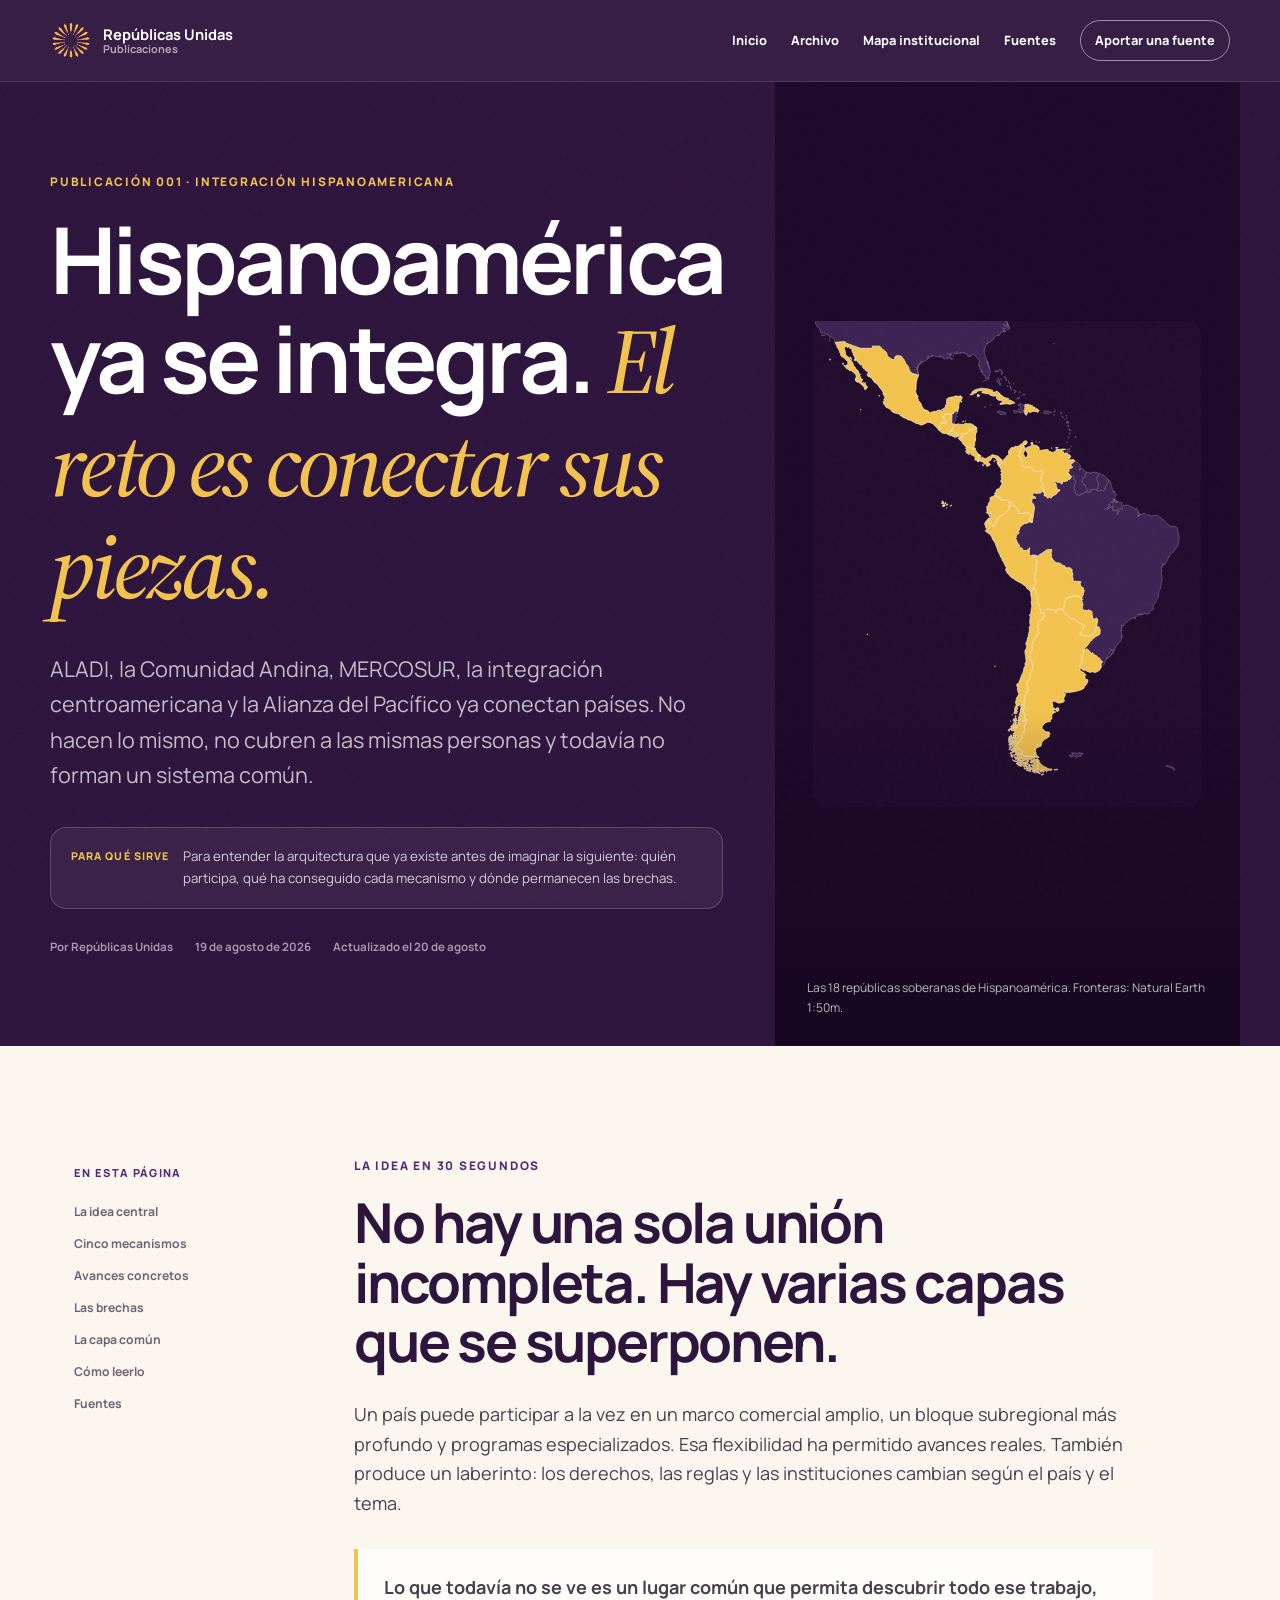
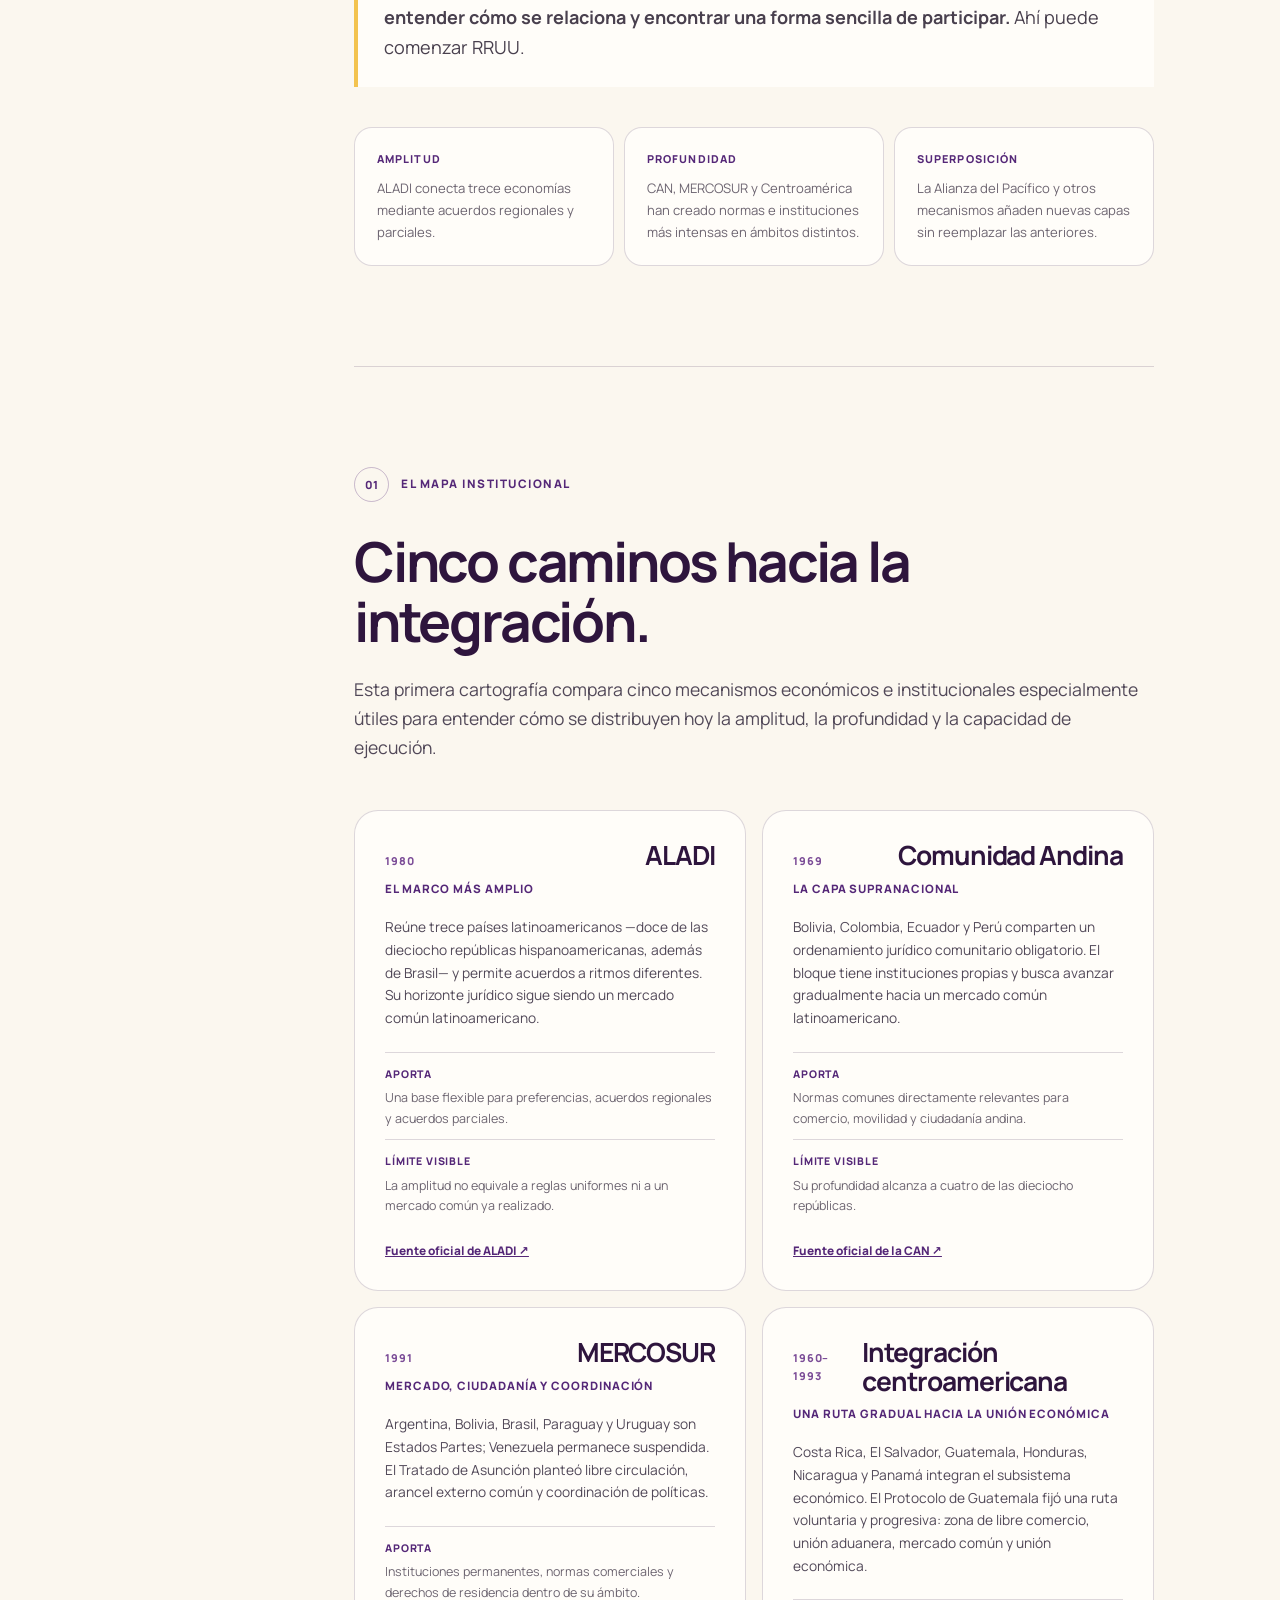
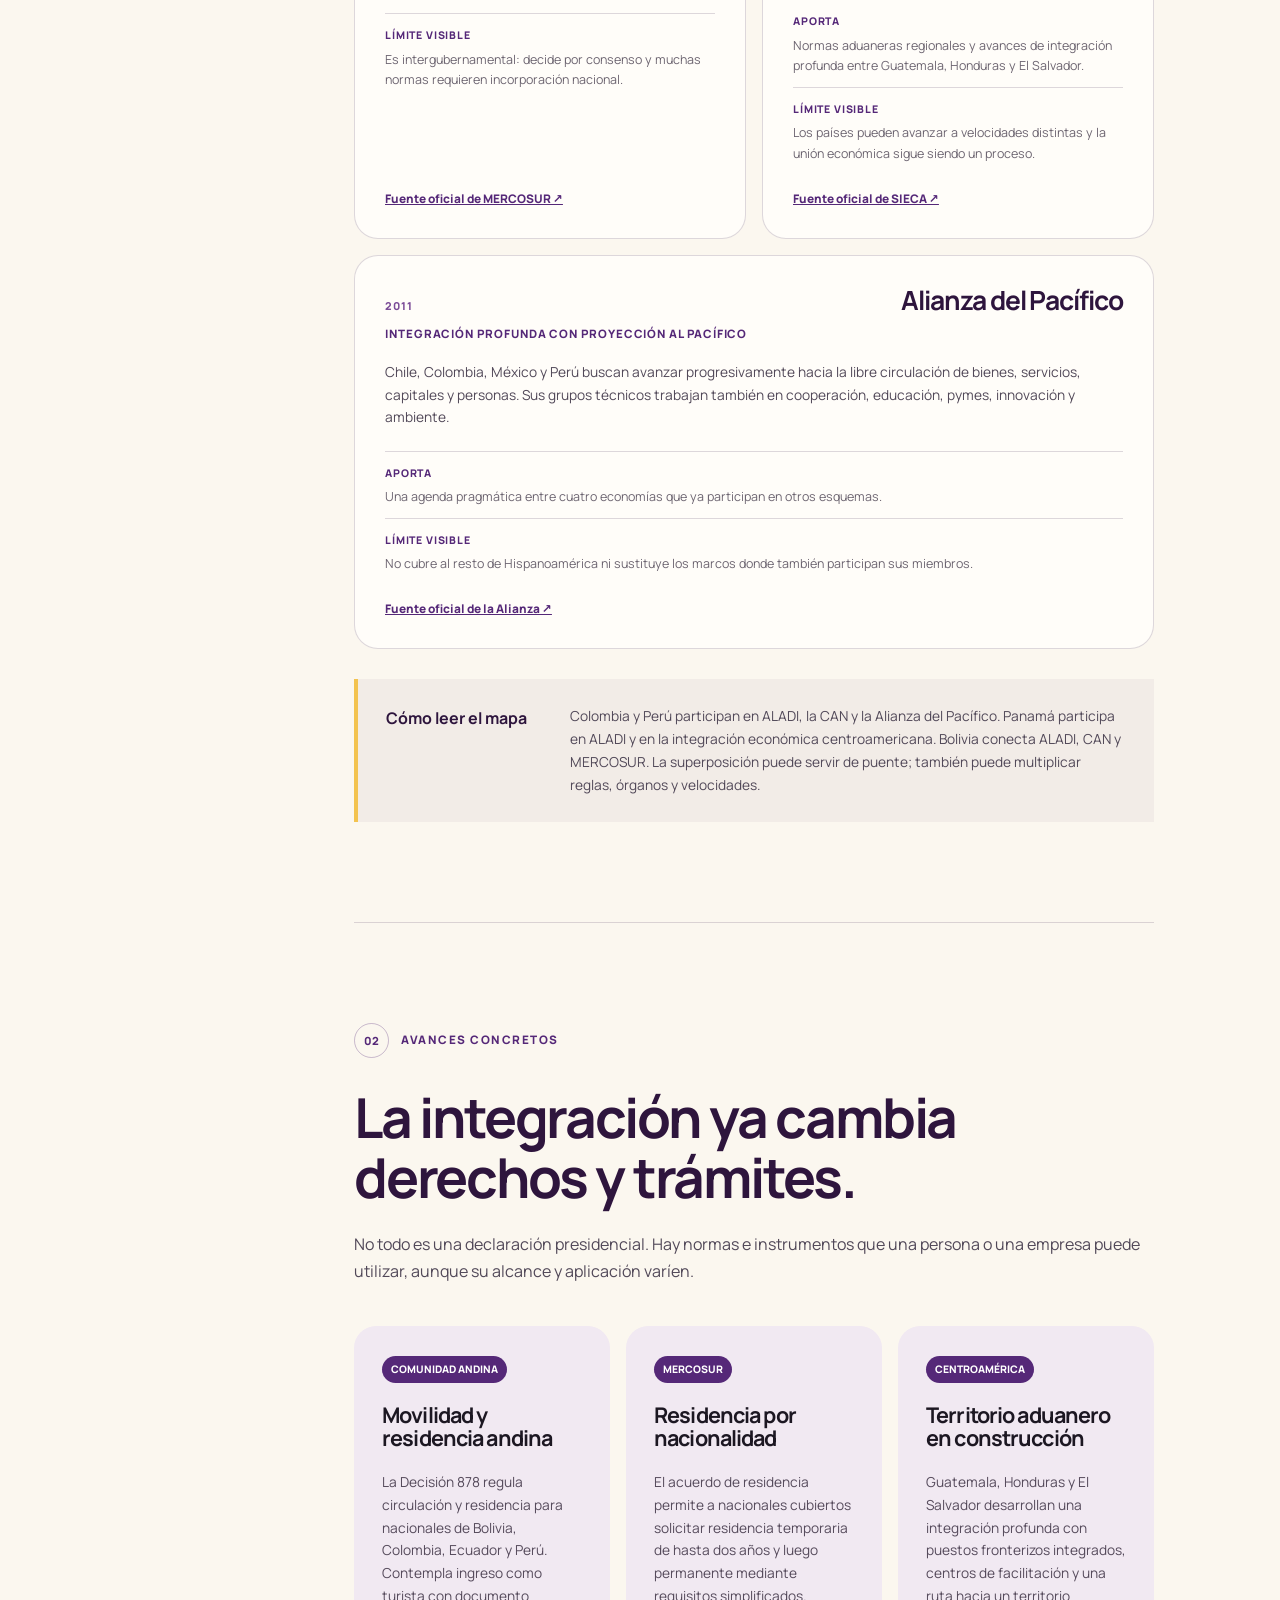
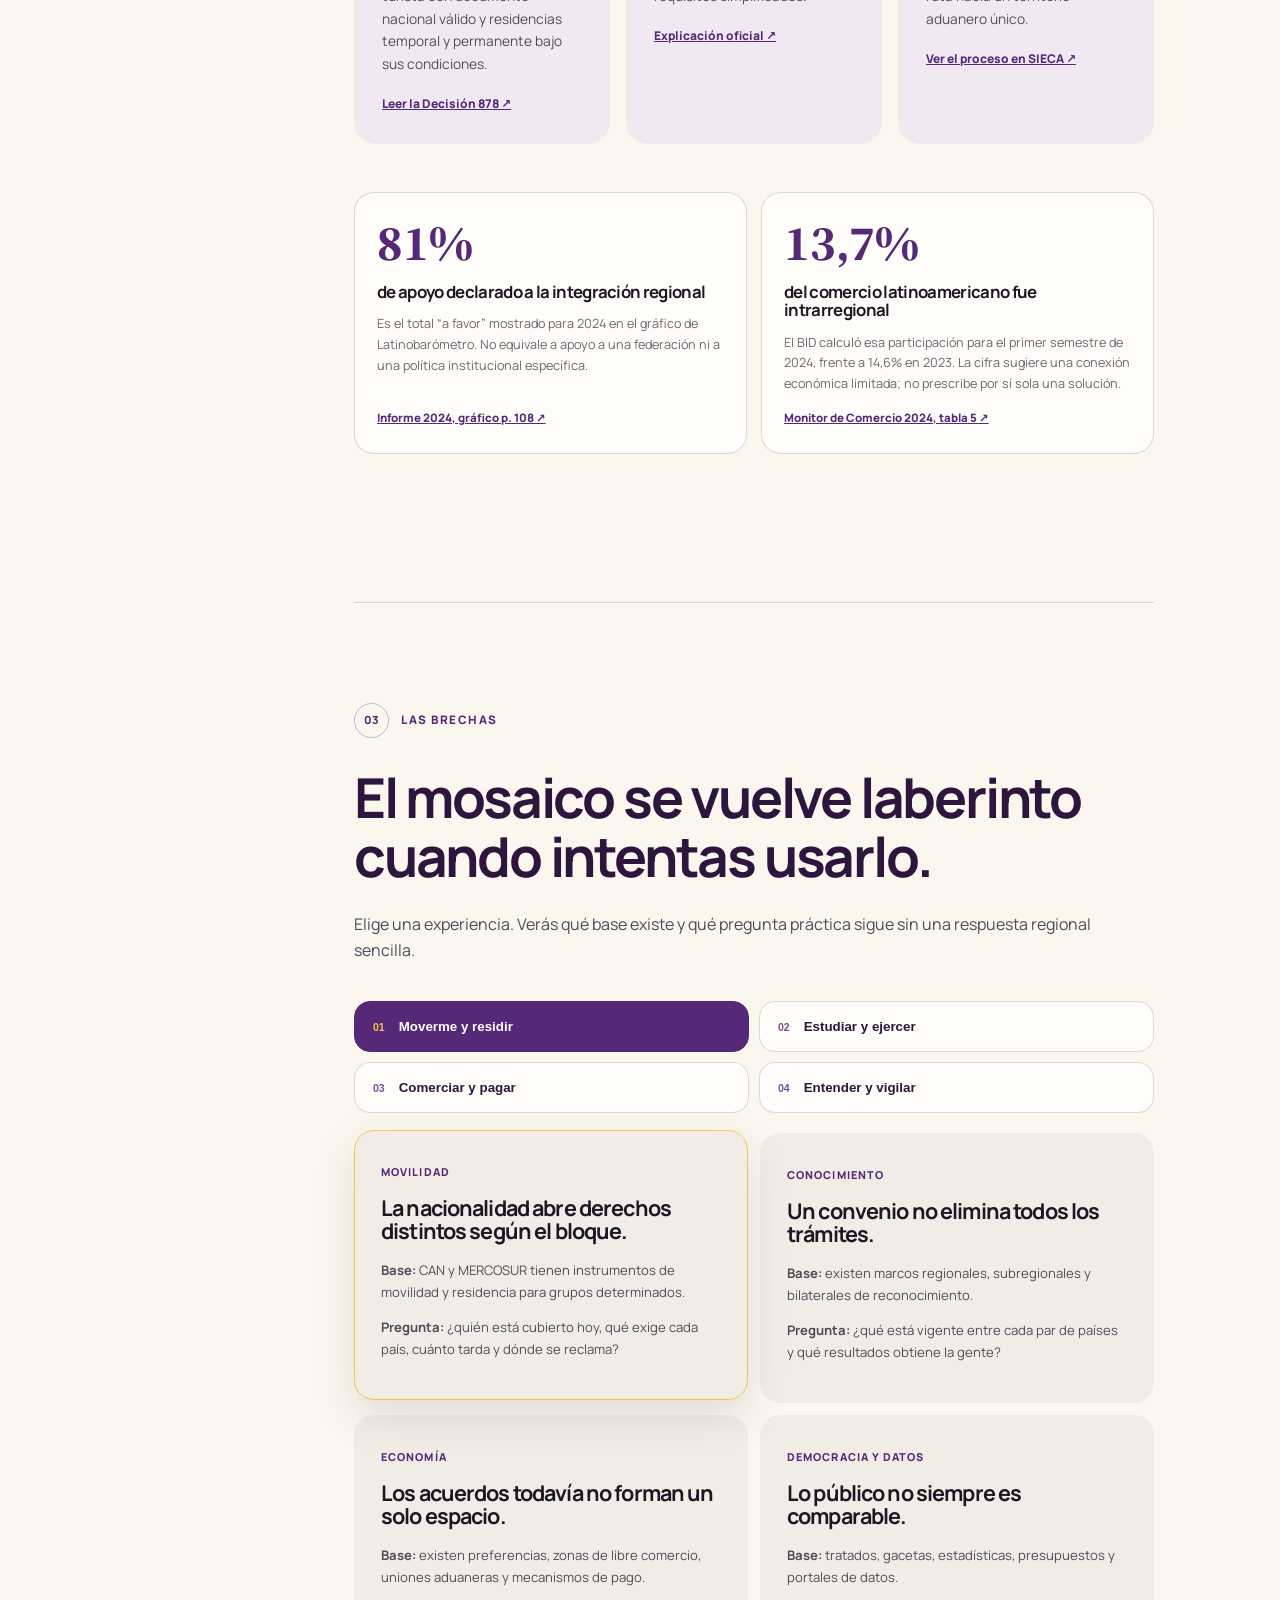
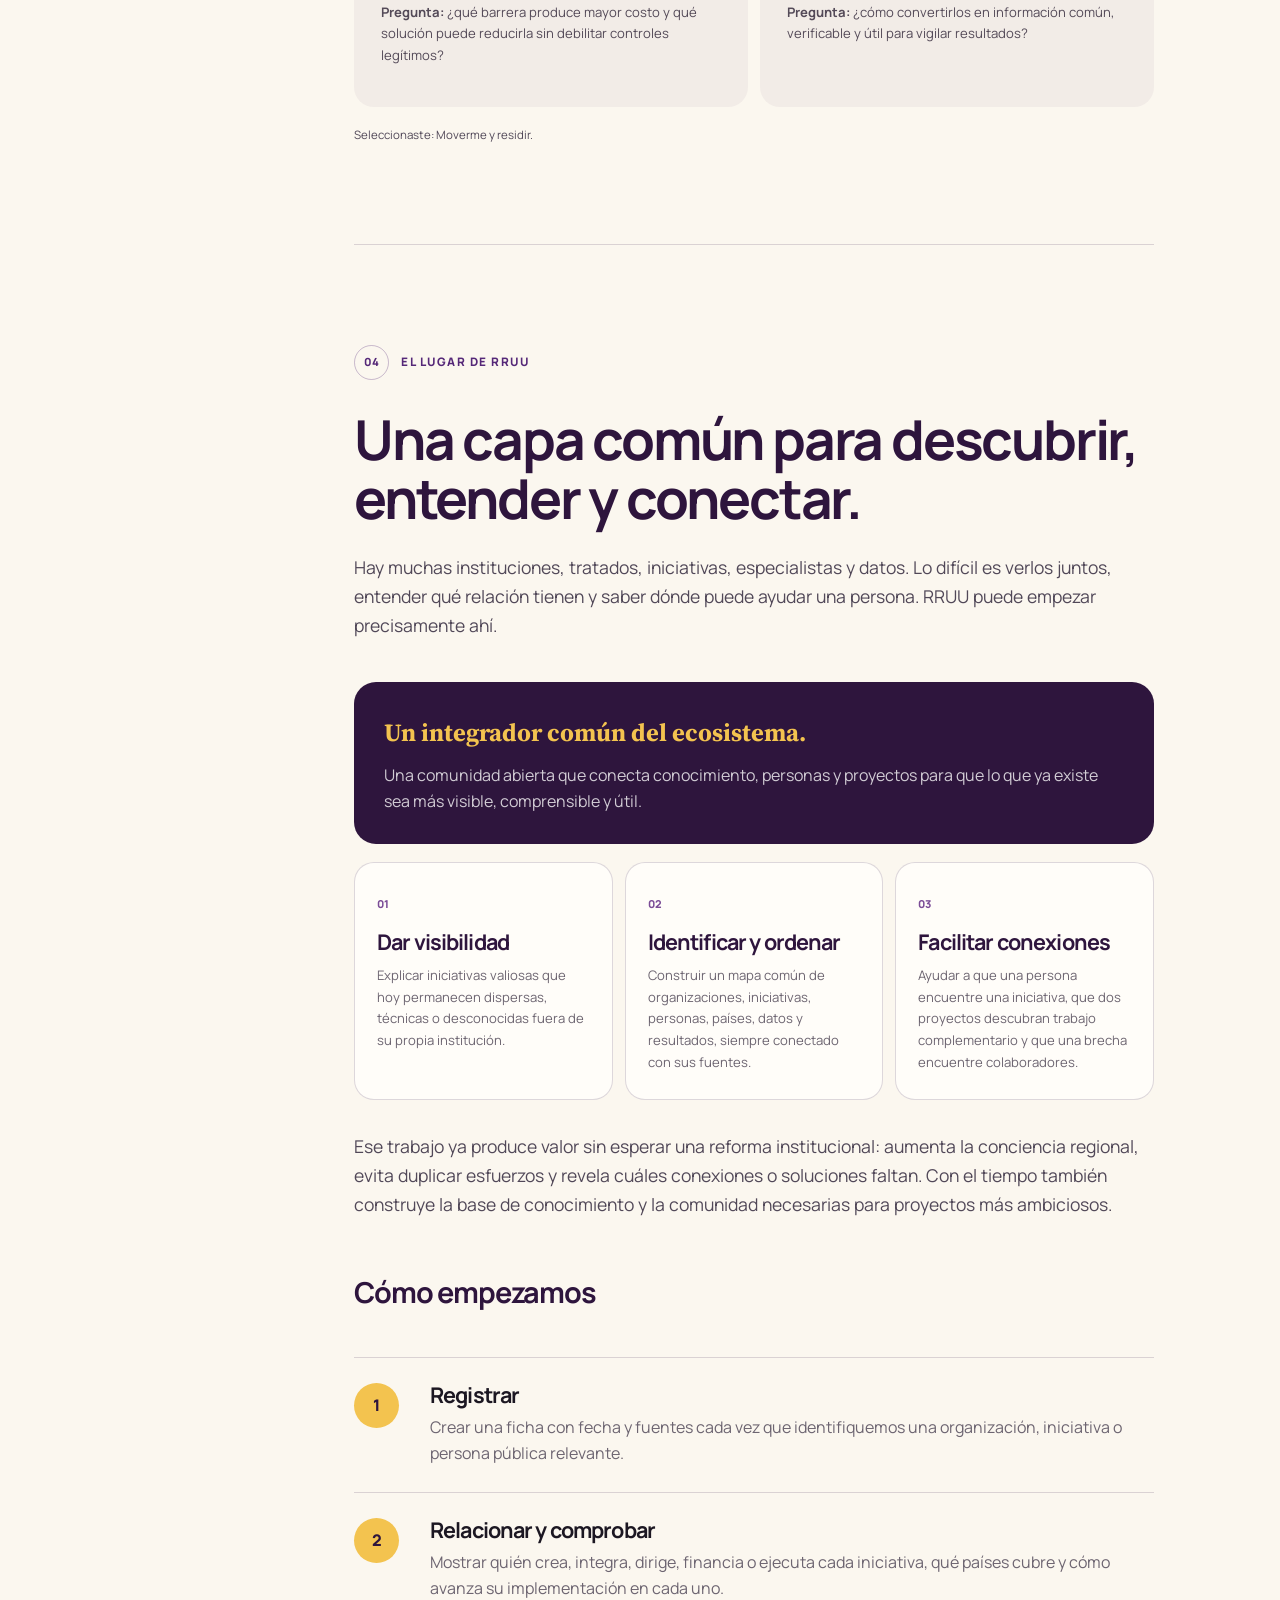
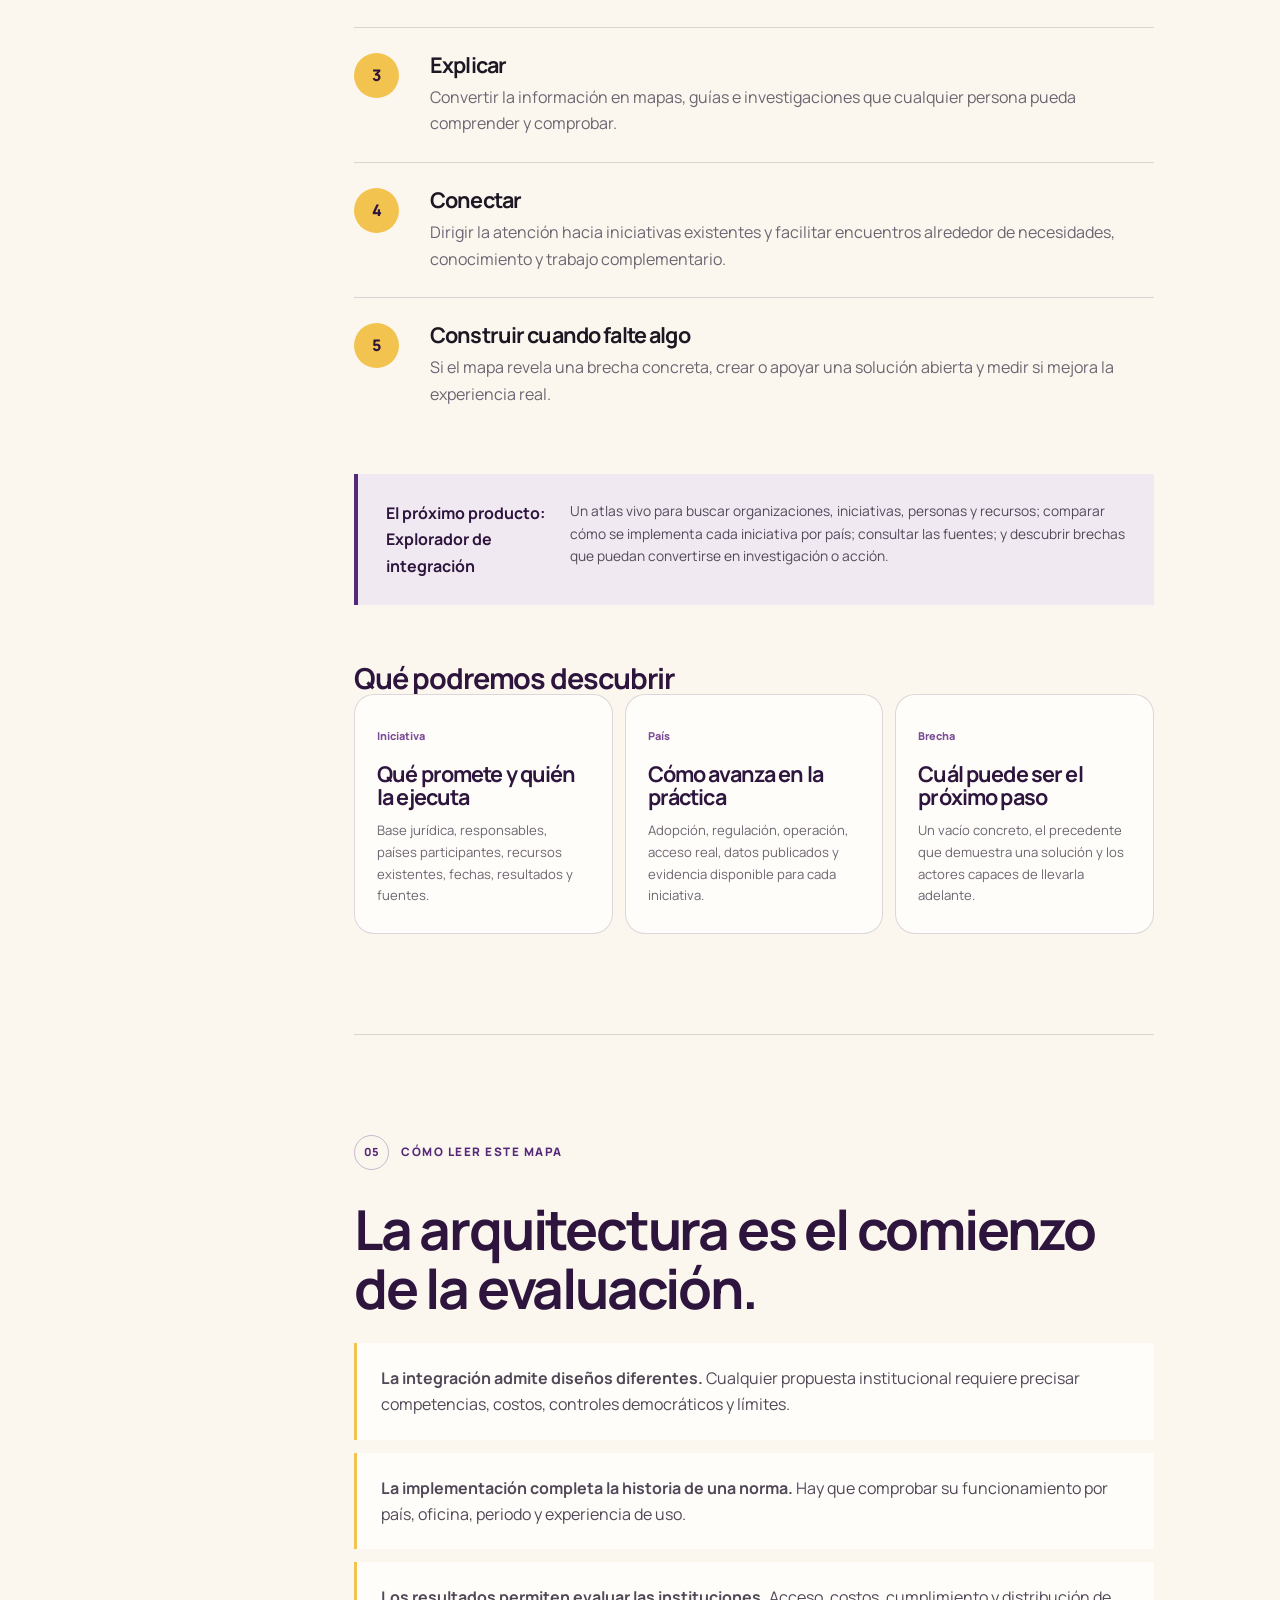
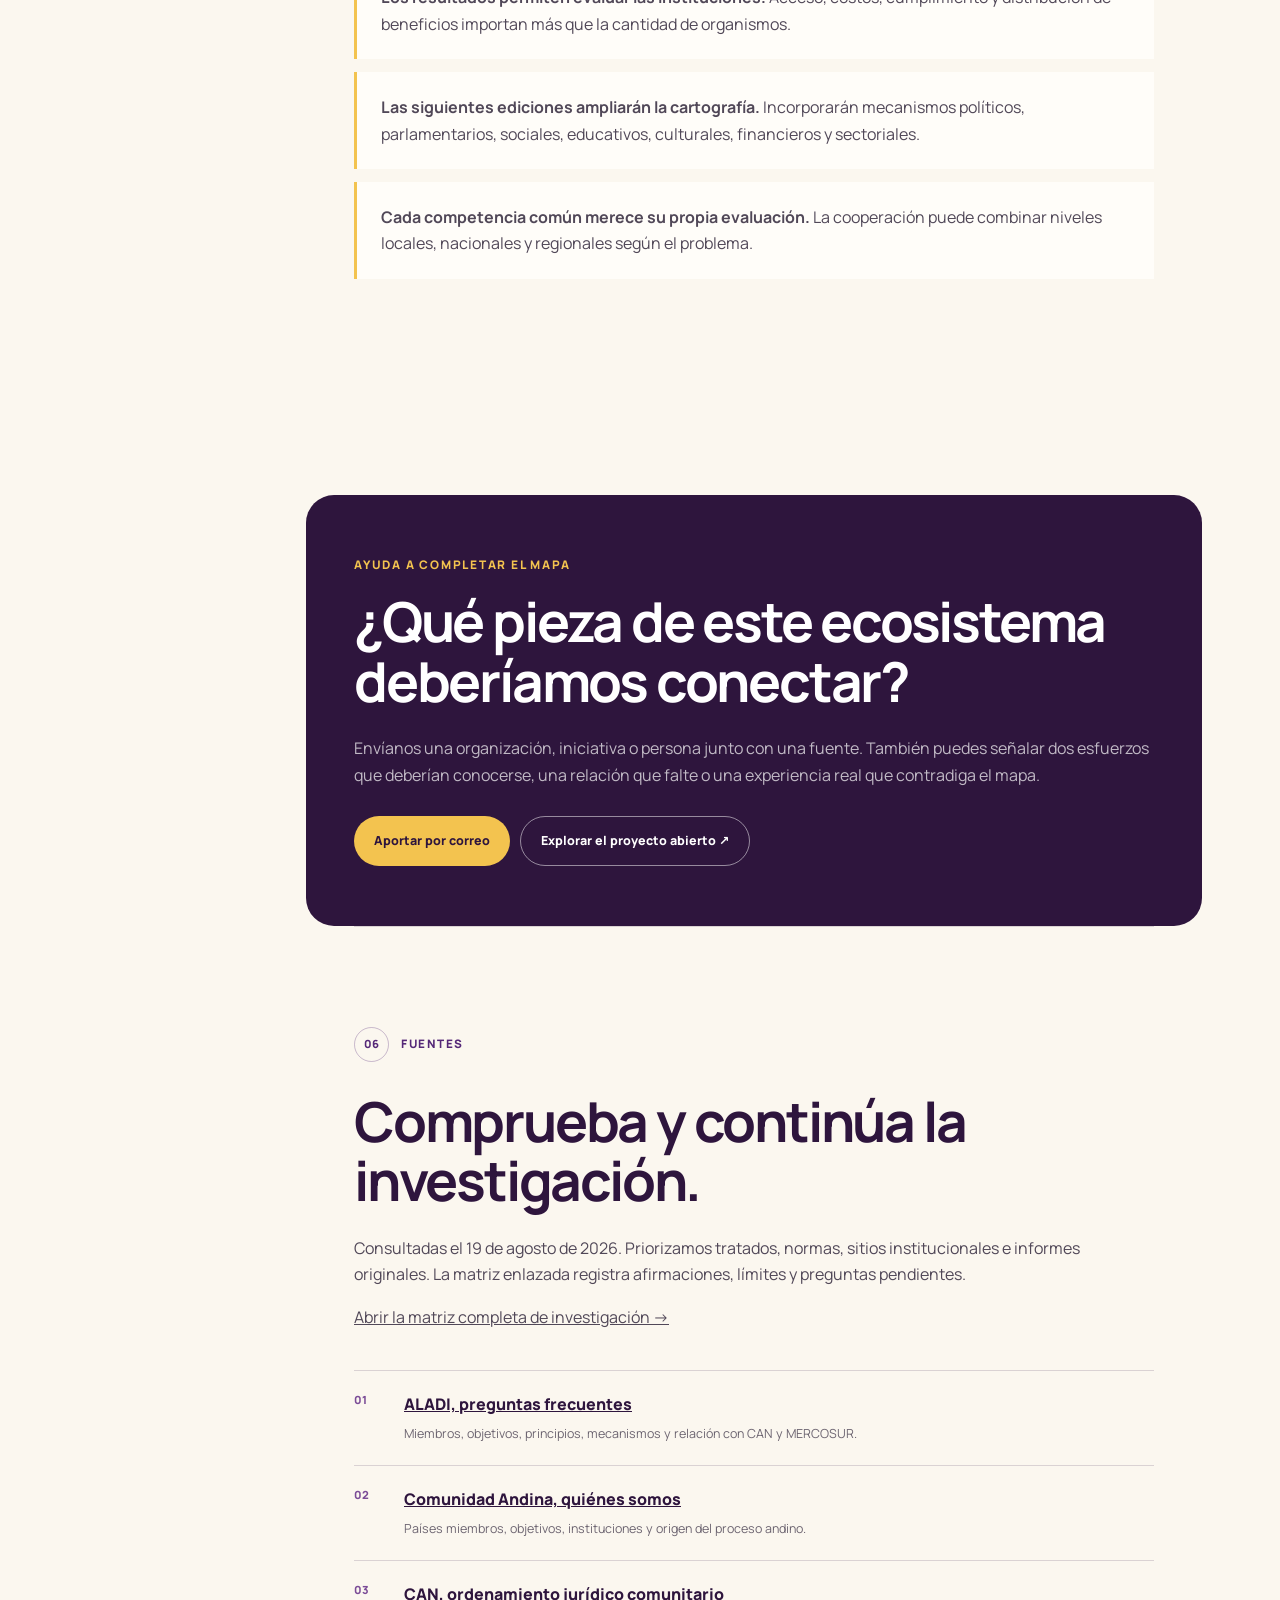
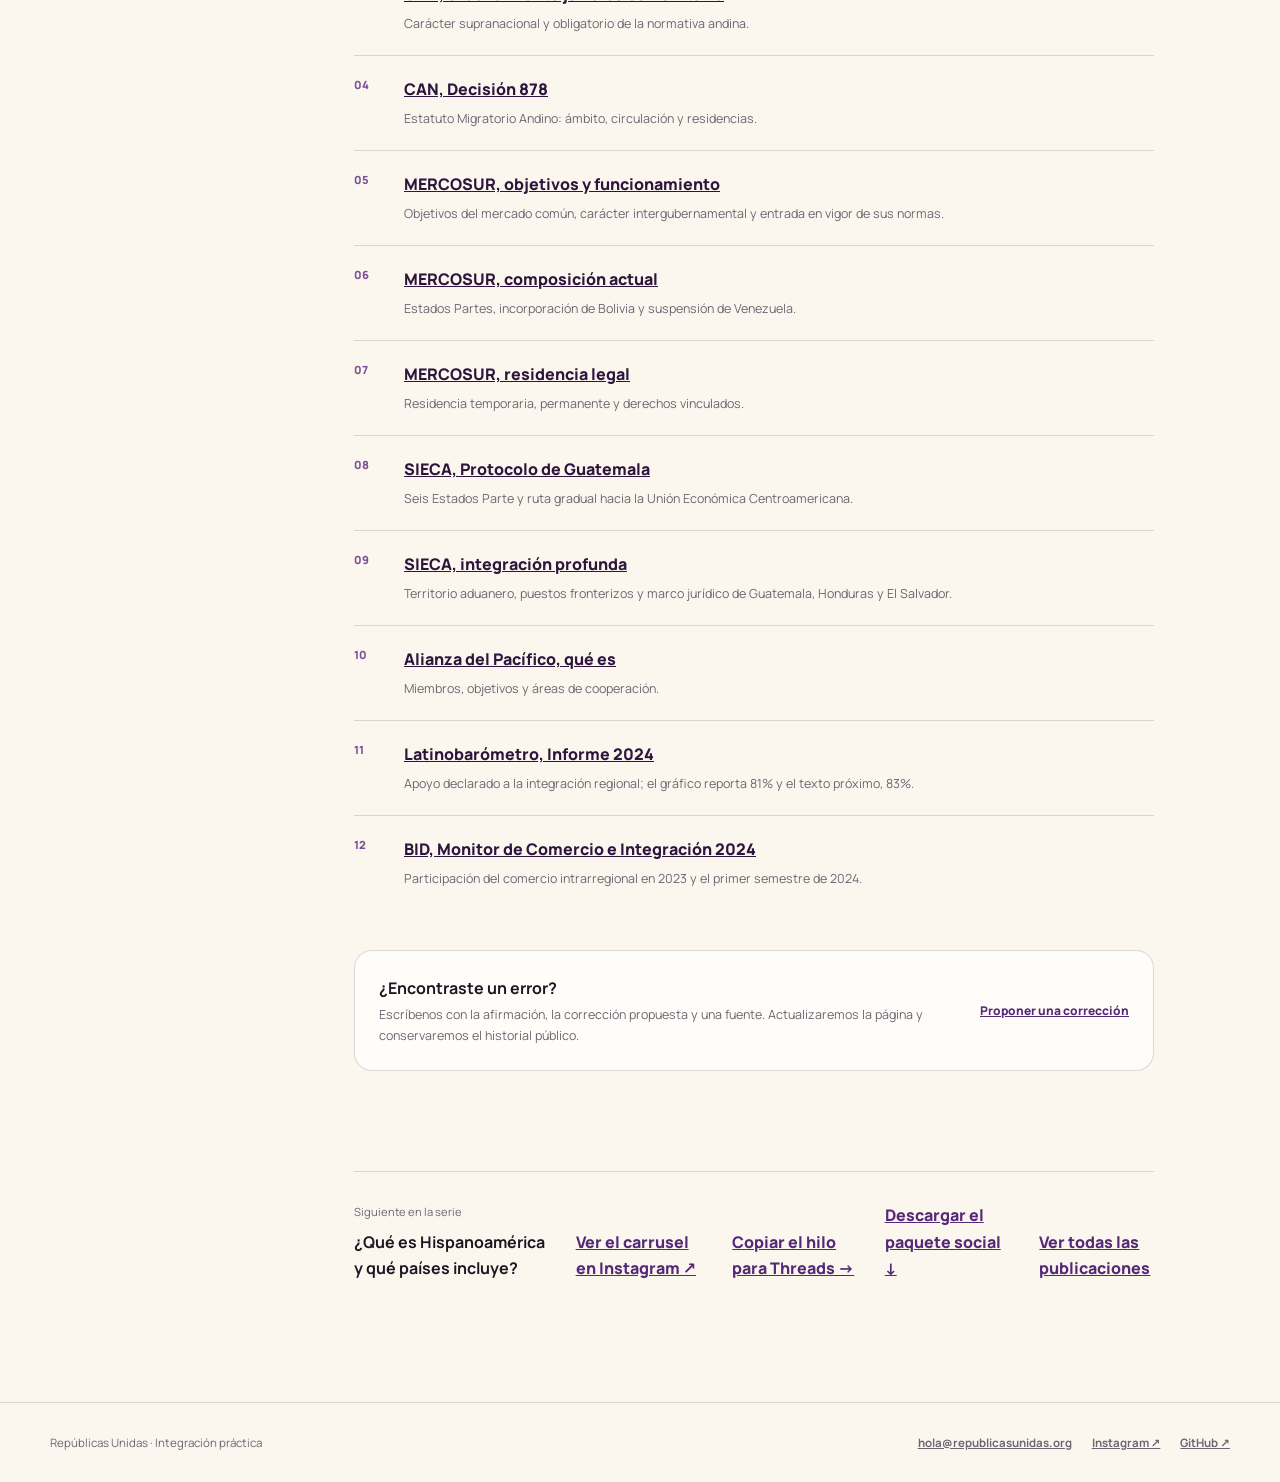
<file: publicaciones/republicas-que-funcionan-mejor-juntas/index.html>
<!doctype html>
<html lang="es">
  <head>
    <meta charset="UTF-8" />
    <meta name="viewport" content="width=device-width, initial-scale=1.0" />
    <meta name="robots" content="noindex,follow" />
    <meta http-equiv="refresh" content="0; url=/publicaciones/pub-001/" />
    <link rel="canonical" href="https://republicasunidas.org/publicaciones/pub-001/" />
    <title>Publicación trasladada — Repúblicas Unidas</title>
  </head>
  <body>
    <p>Esta publicación tiene una dirección permanente: <a href="/publicaciones/pub-001/">abrir Publicación 001</a>.</p>
  </body>
</html>
</file>
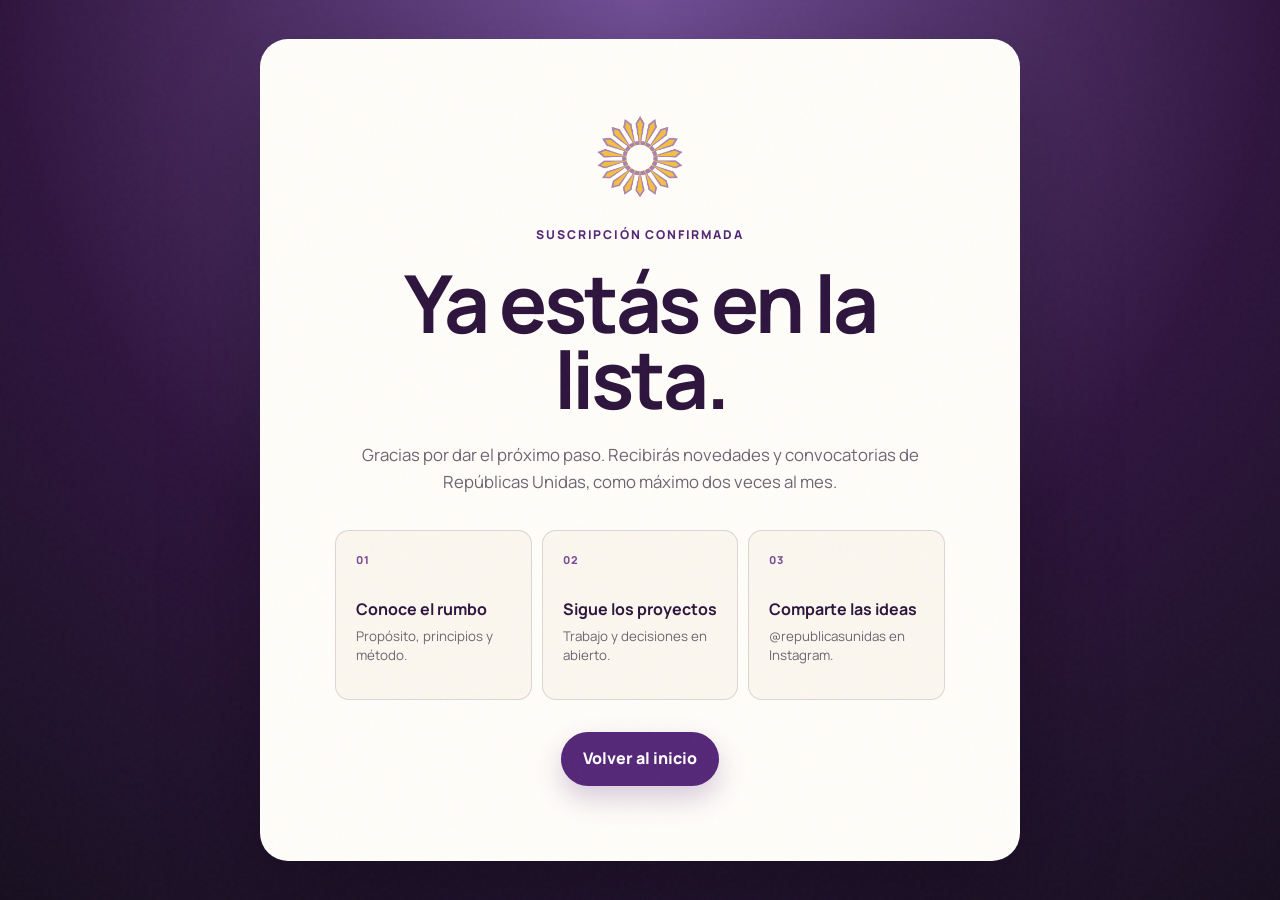
<file: suscripcion/confirmada/index.html>
<!doctype html>
<html lang="es">
  <head>
    <meta charset="UTF-8" />
    <meta name="viewport" content="width=device-width, initial-scale=1.0" />
    <meta name="robots" content="noindex, nofollow" />
    <meta name="theme-color" content="#552878" />
    <title>Suscripción confirmada — Repúblicas Unidas</title>
    <link rel="icon" href="../../assets/sol-de-las-republicas.png" />
    <link rel="preconnect" href="https://fonts.googleapis.com" />
    <link rel="preconnect" href="https://fonts.gstatic.com" crossorigin />
    <link href="https://fonts.googleapis.com/css2?family=Manrope:wght@400;500;600;700;800&family=Source+Serif+4:opsz,wght@8..60,500;8..60,600&display=swap" rel="stylesheet" />
    <link rel="stylesheet" href="../../styles.css" />
  </head>
  <body class="utility-page utility-status-page">
    <main class="status-card" aria-labelledby="status-title">
      <img src="../../assets/sol-de-las-republicas.png" alt="" />
      <p class="eyebrow">Suscripción confirmada</p>
      <h1 id="status-title">Ya estás en la lista.</h1>
      <p>Gracias por dar el próximo paso. Recibirás novedades y convocatorias de Repúblicas Unidas, como máximo dos veces al mes.</p>
      <div class="status-next">
        <a href="../../docs/"><span>01</span><strong>Conoce el rumbo</strong><small>Propósito, principios y método.</small></a>
        <a href="https://github.com/republicasunidas/republicas-unidas/issues"><span>02</span><strong>Sigue los proyectos</strong><small>Trabajo y decisiones en abierto.</small></a>
        <a href="https://www.instagram.com/republicasunidas"><span>03</span><strong>Comparte las ideas</strong><small>@republicasunidas en Instagram.</small></a>
      </div>
      <a class="button button-primary" href="../../">Volver al inicio</a>
    </main>
  </body>
</html>
</file>
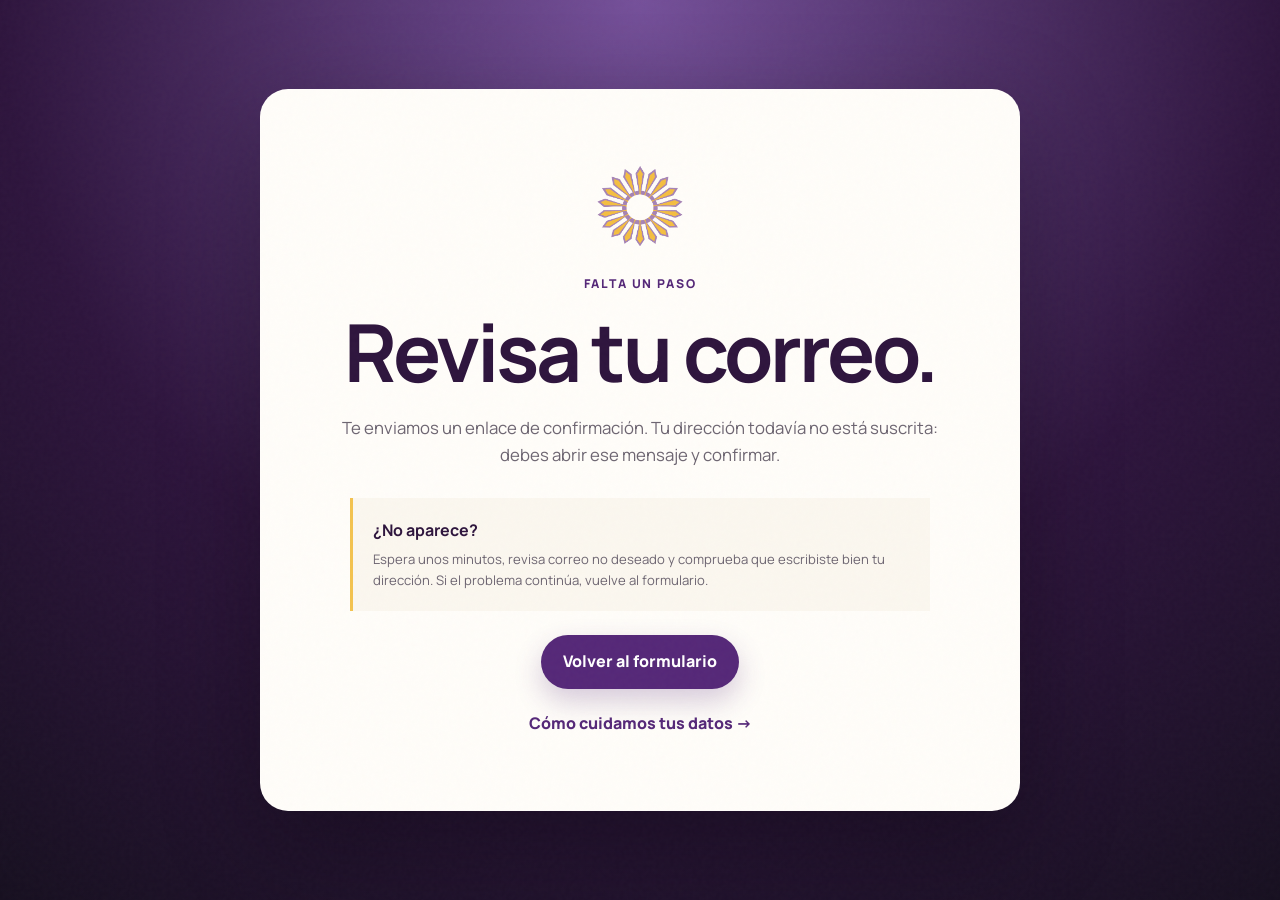
<file: suscripcion/pendiente/index.html>
<!doctype html>
<html lang="es">
  <head>
    <meta charset="UTF-8" />
    <meta name="viewport" content="width=device-width, initial-scale=1.0" />
    <meta name="robots" content="noindex, nofollow" />
    <meta name="theme-color" content="#552878" />
    <title>Confirma tu correo — Repúblicas Unidas</title>
    <link rel="icon" href="../../assets/sol-de-las-republicas.png" />
    <link rel="preconnect" href="https://fonts.googleapis.com" />
    <link rel="preconnect" href="https://fonts.gstatic.com" crossorigin />
    <link href="https://fonts.googleapis.com/css2?family=Manrope:wght@400;500;600;700;800&family=Source+Serif+4:opsz,wght@8..60,500;8..60,600&display=swap" rel="stylesheet" />
    <link rel="stylesheet" href="../../styles.css" />
  </head>
  <body class="utility-page utility-status-page">
    <main class="status-card" aria-labelledby="status-title">
      <img src="../../assets/sol-de-las-republicas.png" alt="" />
      <p class="eyebrow">Falta un paso</p>
      <h1 id="status-title">Revisa tu correo.</h1>
      <p>Te enviamos un enlace de confirmación. Tu dirección todavía no está suscrita: debes abrir ese mensaje y confirmar.</p>
      <div class="status-help">
        <strong>¿No aparece?</strong>
        <p>Espera unos minutos, revisa correo no deseado y comprueba que escribiste bien tu dirección. Si el problema continúa, vuelve al formulario.</p>
      </div>
      <a class="button button-primary" href="../../#participa">Volver al formulario</a>
      <a class="text-link" href="../../privacidad/">Cómo cuidamos tus datos <span>→</span></a>
    </main>
  </body>
</html>
</file>
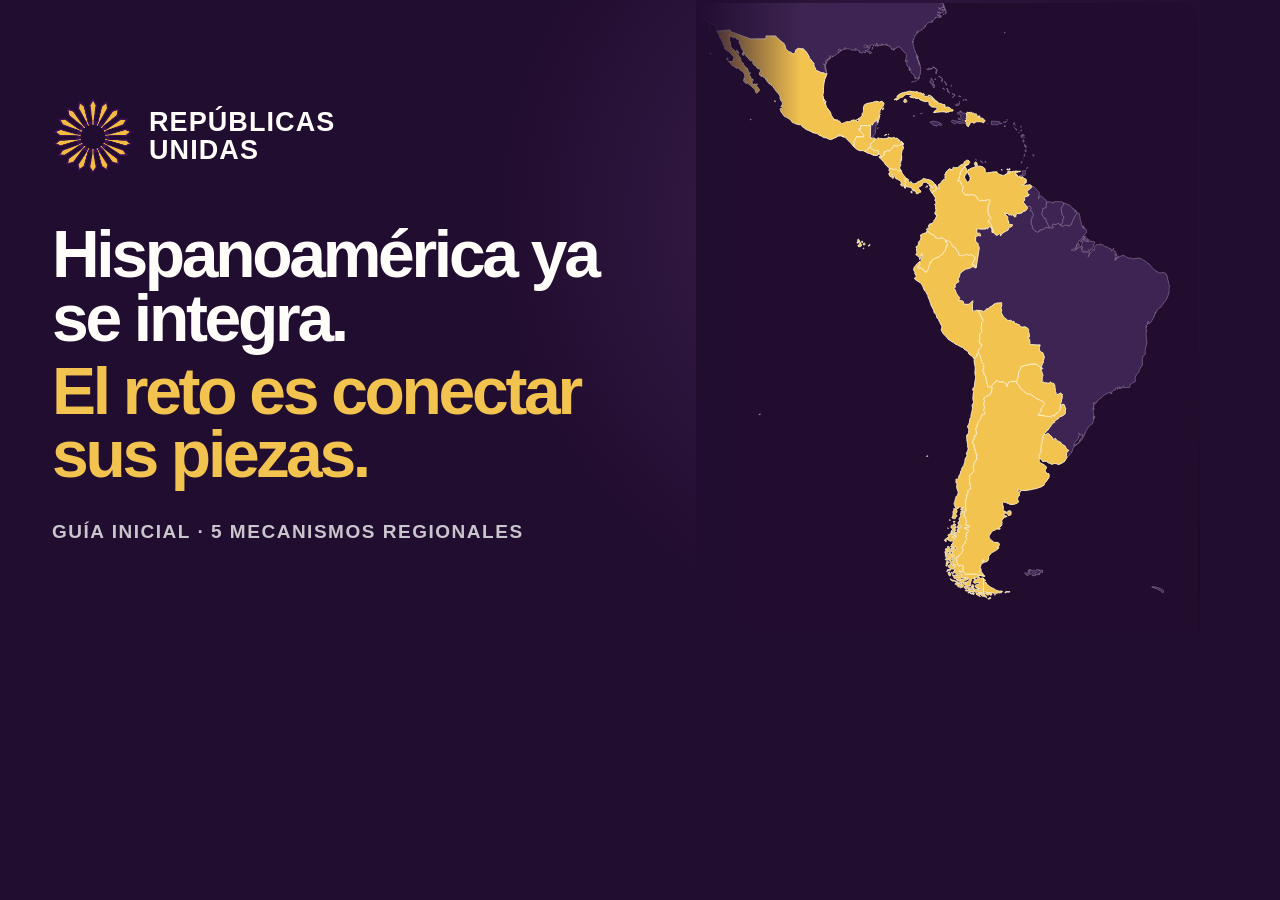
<file: assets/social/post-01-og.html>
<!doctype html>
<html lang="es">
  <head>
    <meta charset="UTF-8" />
    <style>
      * { box-sizing: border-box; }
      html, body { width: 1200px; height: 630px; margin: 0; overflow: hidden; }
      body { position: relative; display: grid; grid-template-columns: 58% 42%; background: #210d2f; color: #fffdf9; font-family: Arial, Helvetica, sans-serif; }
      body::before { position: absolute; inset: 0; background: radial-gradient(circle at 76% 35%, rgba(123,76,151,.32), transparent 42%); content: ""; }
      .copy { position: relative; z-index: 2; display: flex; flex-direction: column; justify-content: center; padding: 48px 24px 40px 52px; }
      .brand { display: flex; align-items: center; gap: 15px; margin-bottom: 46px; }
      .brand img { width: 82px; height: 82px; object-fit: contain; }
      .brand strong { font-size: 27px; line-height: 1.06; letter-spacing: .04em; text-transform: uppercase; }
      h1 { max-width: 650px; margin: 0; font-size: 66px; line-height: .96; letter-spacing: -.05em; }
      h1 em { display: block; margin-top: 10px; color: #f3c34f; font-style: normal; }
      p { margin: 34px 0 0; color: rgba(255,255,255,.76); font-size: 19px; font-weight: 700; letter-spacing: .08em; text-transform: uppercase; }
      .map { position: relative; z-index: 1; display: grid; place-items: center; height: 630px; overflow: hidden; }
      .map img { width: 510px; max-width: none; transform: translate(-8px, 3px); filter: drop-shadow(0 24px 44px rgba(0,0,0,.28)); }
      .map::after { position: absolute; left: 0; top: 0; bottom: 0; width: 105px; background: linear-gradient(90deg, #210d2f, transparent); content: ""; }
    </style>
  </head>
  <body>
    <section class="copy">
      <div class="brand"><img src="../sol-de-las-republicas.png" alt="" /><strong>Repúblicas<br />Unidas</strong></div>
      <h1>Hispanoamérica ya se integra.<em>El reto es conectar sus piezas.</em></h1>
      <p>Guía inicial · 5 mecanismos regionales</p>
    </section>
    <div class="map"><img src="../maps/hispanoamerica.svg" alt="" /></div>
  </body>
</html>
</file>
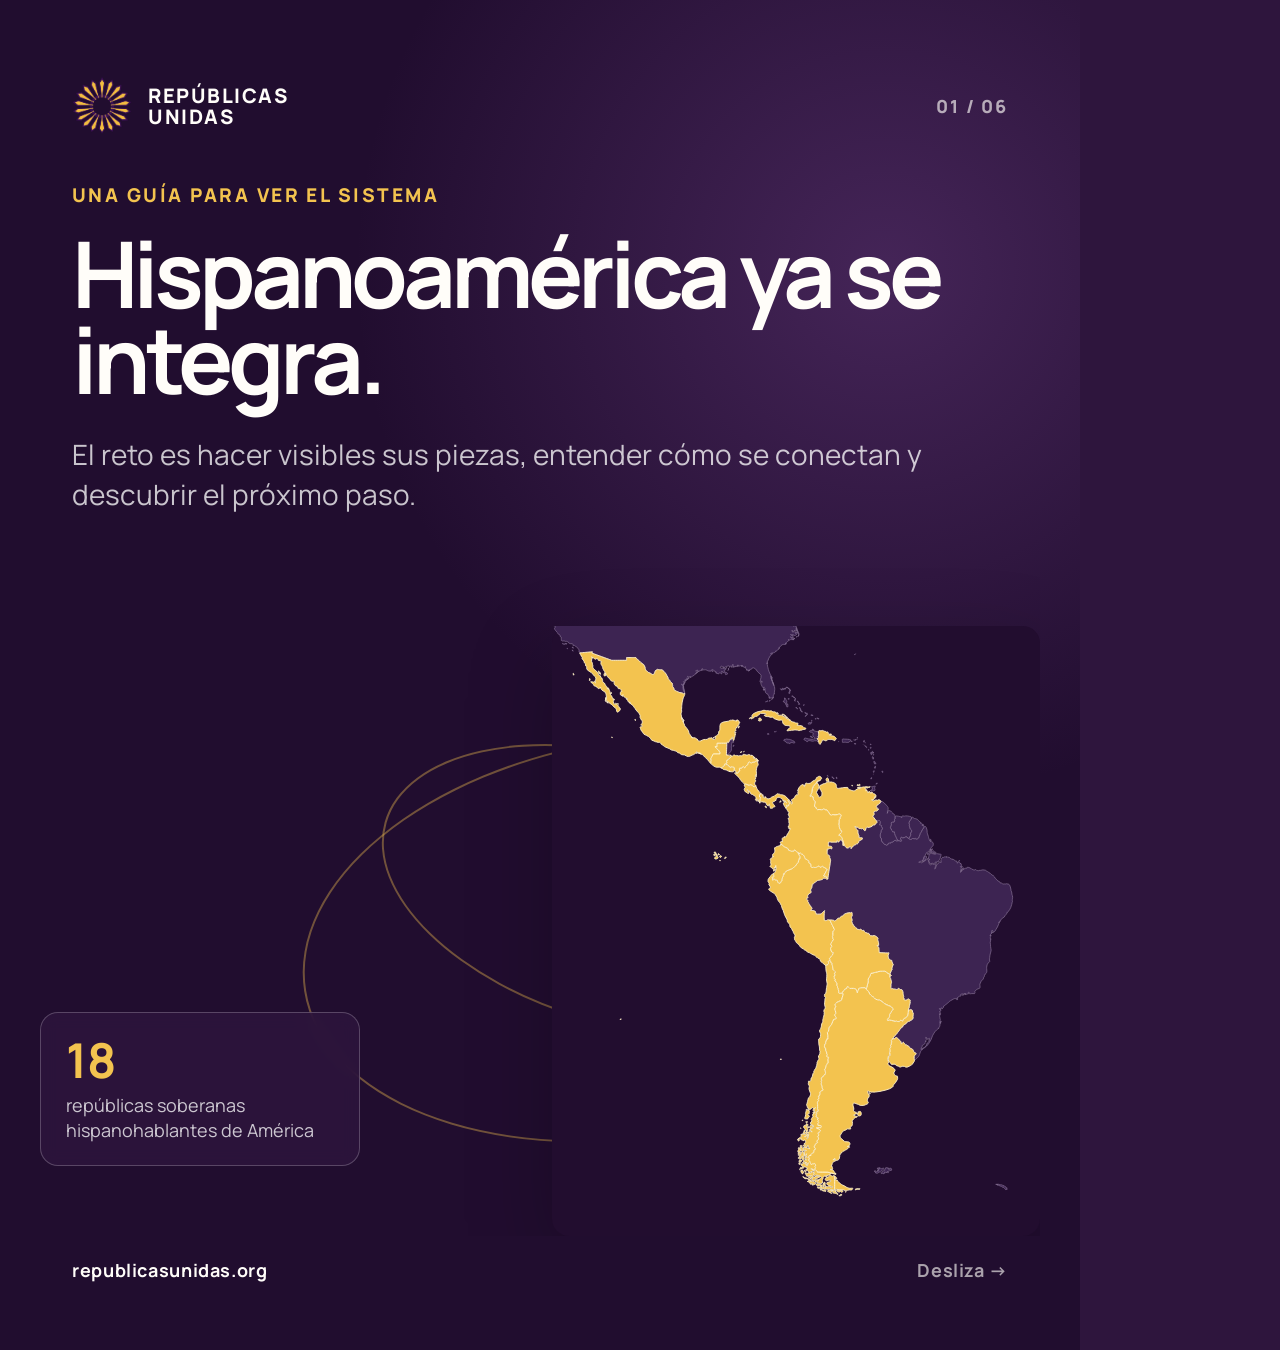
<file: assets/social/pub-001-carousel/carousel.html>
<!doctype html>
<html lang="es">
  <head>
    <meta charset="UTF-8" />
    <meta name="viewport" content="width=device-width, initial-scale=1.0" />
    <link rel="preconnect" href="https://fonts.googleapis.com" />
    <link rel="preconnect" href="https://fonts.gstatic.com" crossorigin />
    <link href="https://fonts.googleapis.com/css2?family=Manrope:wght@400;500;600;700;800&amp;family=Source+Serif+4:opsz,wght@8..60,600&amp;display=swap" rel="stylesheet" />
    <title>PUB-001 · Carrusel</title>
    <style>
      :root {
        --purple: #552878;
        --deep: #2e153d;
        --night: #210d2f;
        --gold: #f3c34f;
        --ivory: #fbf7ef;
        --paper: #fffdf9;
        --ink: #1c1722;
        --muted: #6d6571;
      }

      * { box-sizing: border-box; }
      html, body { width: 1080px; height: 1350px; margin: 0; overflow: hidden; }
      body { background: var(--deep); font-family: "Manrope", Arial, sans-serif; }
      .slide { position: relative; display: none; width: 1080px; height: 1350px; overflow: hidden; }
      .slide.is-active { display: block; }
      .slide::before { position: absolute; inset: 0; pointer-events: none; content: ""; }
      .dark { background: var(--night); color: var(--paper); }
      .dark::before { background: radial-gradient(circle at 82% 20%, rgba(127, 75, 154, .38), transparent 38%); }
      .light { background: var(--ivory); color: var(--ink); }
      .light::before { background: radial-gradient(circle at 100% 0%, rgba(243, 195, 79, .26), transparent 34%); }

      .frame { position: relative; z-index: 2; display: flex; flex-direction: column; height: 100%; padding: 72px 72px 62px; }
      .masthead { display: flex; align-items: center; justify-content: space-between; min-height: 68px; }
      .brand { display: flex; align-items: center; gap: 16px; }
      .brand img { width: 60px; height: 60px; object-fit: contain; }
      .brand strong { font-size: 20px; font-weight: 800; letter-spacing: .075em; line-height: 1.05; text-transform: uppercase; }
      .counter { font-size: 18px; font-weight: 800; letter-spacing: .1em; opacity: .64; }
      .eyebrow { margin: 0 0 22px; color: var(--purple); font-size: 19px; font-weight: 800; letter-spacing: .13em; text-transform: uppercase; }
      .dark .eyebrow { color: var(--gold); }
      h1, h2, h3, p { margin-top: 0; }
      h1 { max-width: 900px; margin-bottom: 32px; font-size: 92px; line-height: .94; letter-spacing: -.055em; }
      h1 em, h2 em { color: var(--gold); font-family: "Source Serif 4", Georgia, serif; font-style: normal; font-weight: 600; }
      h2 { max-width: 900px; margin-bottom: 28px; font-size: 69px; line-height: 1; letter-spacing: -.045em; }
      .light h2 em { color: var(--purple); }
      .lede { max-width: 875px; margin: 0; color: rgba(255,255,255,.76); font-size: 28px; line-height: 1.42; }
      .light .lede { color: var(--muted); }
      .content { display: flex; flex: 1; flex-direction: column; justify-content: center; padding: 42px 0 34px; }
      .footer { display: flex; align-items: center; justify-content: space-between; min-height: 36px; font-size: 18px; font-weight: 700; letter-spacing: .035em; }
      .footer span:last-child { opacity: .62; }

      .map-stage { position: relative; flex: 1; min-height: 610px; margin: 20px -32px -18px; overflow: hidden; }
      .map-stage img { position: absolute; right: 0; bottom: 0; width: auto; height: 610px; filter: drop-shadow(0 30px 42px rgba(0,0,0,.2)); }
      .map-stage .orbit { position: absolute; border: 2px solid rgba(243,195,79,.38); border-radius: 50%; }
      .map-stage .orbit.one { right: 60px; bottom: 98px; width: 680px; height: 400px; transform: rotate(-9deg); }
      .map-stage .orbit.two { right: 165px; bottom: 210px; width: 500px; height: 270px; transform: rotate(16deg); }
      .hero-tag { position: absolute; left: 0; bottom: 70px; width: 320px; padding: 23px 25px; border: 1px solid rgba(255,255,255,.22); border-radius: 18px; background: rgba(46,21,61,.82); backdrop-filter: blur(8px); }
      .hero-tag strong { display: block; color: var(--gold); font-size: 48px; line-height: 1; }
      .hero-tag span { display: block; margin-top: 9px; color: rgba(255,255,255,.76); font-size: 18px; line-height: 1.35; }

      .mechanisms { display: grid; grid-template-columns: 1fr 1fr; gap: 18px; margin-top: 26px; }
      .mechanism { position: relative; min-height: 154px; padding: 25px 26px 22px; border: 1px solid rgba(85,40,120,.16); border-radius: 20px; background: rgba(255,255,255,.72); box-shadow: 0 12px 32px rgba(46,21,61,.06); }
      .mechanism:last-child { grid-column: 1 / -1; min-height: 132px; }
      .mechanism span { display: block; margin-bottom: 8px; color: var(--purple); font-size: 18px; font-weight: 800; letter-spacing: .09em; text-transform: uppercase; }
      .mechanism h3 { margin-bottom: 7px; font-size: 29px; line-height: 1.08; }
      .mechanism p { margin: 0; color: var(--muted); font-size: 19px; line-height: 1.4; }
      .mechanism::after { position: absolute; top: 24px; right: 24px; width: 11px; height: 11px; border: 3px solid var(--gold); border-radius: 50%; content: ""; }

      .proof-list { display: grid; gap: 20px; margin-top: 30px; }
      .proof { display: grid; grid-template-columns: 170px 1fr; align-items: center; min-height: 200px; padding: 30px; border: 1px solid rgba(255,255,255,.16); border-radius: 22px; background: rgba(255,255,255,.055); }
      .proof .value { color: var(--gold); font-size: 58px; font-weight: 800; letter-spacing: -.045em; text-align: center; }
      .proof .value.small { font-size: 28px; letter-spacing: .025em; line-height: 1.05; }
      .proof h3 { margin-bottom: 9px; font-size: 31px; line-height: 1.1; }
      .proof p { margin: 0; color: rgba(255,255,255,.72); font-size: 21px; line-height: 1.42; }

      .frictions { display: grid; grid-template-columns: 1fr 1fr; gap: 20px; margin-top: 34px; }
      .friction { min-height: 242px; padding: 30px; border-radius: 24px; background: var(--paper); box-shadow: 0 14px 38px rgba(46,21,61,.08); }
      .friction .number { display: grid; place-items: center; width: 50px; height: 50px; margin-bottom: 30px; border-radius: 50%; background: var(--purple); color: white; font-size: 18px; font-weight: 800; }
      .friction h3 { margin-bottom: 10px; font-size: 29px; line-height: 1.08; }
      .friction p { margin: 0; color: var(--muted); font-size: 20px; line-height: 1.4; }

      .explorer { display: grid; grid-template-columns: 1fr 72px 1fr 72px 1fr; align-items: stretch; margin-top: 42px; }
      .node { min-height: 320px; padding: 31px 25px; border: 1px solid rgba(255,255,255,.17); border-radius: 24px; background: rgba(255,255,255,.07); }
      .node .node-label { display: inline-block; margin-bottom: 55px; padding: 8px 12px; border-radius: 999px; background: var(--gold); color: var(--deep); font-size: 15px; font-weight: 800; letter-spacing: .08em; text-transform: uppercase; }
      .node h3 { margin-bottom: 14px; font-size: 31px; line-height: 1.05; }
      .node p { margin: 0; color: rgba(255,255,255,.7); font-size: 19px; line-height: 1.43; }
      .connector { position: relative; }
      .connector::before { position: absolute; top: 50%; left: 8px; right: 8px; height: 2px; background: var(--gold); content: ""; }
      .connector::after { position: absolute; top: calc(50% - 6px); right: 6px; width: 10px; height: 10px; border-top: 2px solid var(--gold); border-right: 2px solid var(--gold); transform: rotate(45deg); content: ""; }
      .promise { margin-top: 30px; padding: 24px 26px; border-left: 5px solid var(--gold); background: rgba(255,255,255,.045); color: rgba(255,255,255,.82); font-size: 24px; line-height: 1.4; }

      .cta-content { align-items: center; text-align: center; }
      .cta-content { padding-top: 22px; padding-bottom: 16px; }
      .cta-content .sun { width: 132px; height: 132px; margin-bottom: 32px; object-fit: contain; filter: drop-shadow(0 22px 30px rgba(0,0,0,.18)); }
      .cta-content h2 { max-width: 900px; margin-bottom: 24px; font-size: 70px; }
      .cta-content .lede { max-width: 780px; }
      .cta-box { margin-top: 38px; padding: 24px 36px; border-radius: 18px; background: var(--gold); color: var(--deep); font-size: 25px; font-weight: 800; }
      .cta-url { margin-top: 20px; color: rgba(255,255,255,.7); font-size: 19px; font-weight: 700; letter-spacing: .04em; }
    </style>
  </head>
  <body>
    <article class="slide dark" data-slide="1">
      <div class="frame">
        <header class="masthead"><div class="brand"><img src="../../sol-de-las-republicas.png" alt="" /><strong>Repúblicas<br />Unidas</strong></div><span class="counter">01 / 06</span></header>
        <div class="content">
          <p class="eyebrow">Una guía para ver el sistema</p>
          <h1>Hispanoamérica ya se integra.</h1>
          <p class="lede">El reto es hacer visibles sus piezas, entender cómo se conectan y descubrir el próximo paso.</p>
          <div class="map-stage"><div class="orbit one"></div><div class="orbit two"></div><img src="../../maps/hispanoamerica.svg" alt="" /><div class="hero-tag"><strong>18</strong><span>repúblicas soberanas hispanohablantes de América</span></div></div>
        </div>
        <footer class="footer"><span>republicasunidas.org</span><span>Desliza →</span></footer>
      </div>
    </article>

    <article class="slide light" data-slide="2">
      <div class="frame">
        <header class="masthead"><div class="brand"><img src="../../sol-de-las-republicas.png" alt="" /><strong>Repúblicas<br />Unidas</strong></div><span class="counter">02 / 06</span></header>
        <div class="content">
          <p class="eyebrow">Un mapa, varias capas</p>
          <h2>Cinco caminos que <em>ya conectan países.</em></h2>
          <div class="mechanisms">
            <div class="mechanism"><span>ALADI</span><h3>Acuerdos a ritmos distintos</h3><p>Un marco amplio para trece economías latinoamericanas.</p></div>
            <div class="mechanism"><span>Comunidad Andina</span><h3>Derecho comunitario</h3><p>Normas e instituciones compartidas entre cuatro países.</p></div>
            <div class="mechanism"><span>MERCOSUR</span><h3>Mercado y residencia</h3><p>Coordinación económica y derechos regionales de residencia.</p></div>
            <div class="mechanism"><span>Centroamérica</span><h3>Integración por etapas</h3><p>Una ruta gradual hacia la unión económica y aduanera.</p></div>
            <div class="mechanism"><span>Alianza del Pacífico</span><h3>Bienes, servicios, capitales y personas</h3><p>Cooperación entre Chile, Colombia, México y Perú.</p></div>
          </div>
        </div>
        <footer class="footer"><span>Fuentes oficiales en la guía</span><span>02</span></footer>
      </div>
    </article>

    <article class="slide dark" data-slide="3">
      <div class="frame">
        <header class="masthead"><div class="brand"><img src="../../sol-de-las-republicas.png" alt="" /><strong>Repúblicas<br />Unidas</strong></div><span class="counter">03 / 06</span></header>
        <div class="content">
          <p class="eyebrow">La integración ya produce resultados</p>
          <h2>Tratados que se convierten en <em>derechos y servicios.</em></h2>
          <div class="proof-list">
            <div class="proof"><div class="value">CAN</div><div><h3>Movilidad y residencia andina</h3><p>El Estatuto Migratorio Andino regula circulación y residencia para nacionales de Bolivia, Colombia, Ecuador y Perú.</p></div></div>
            <div class="proof"><div class="value small">MERCOSUR</div><div><h3>Residencia regional</h3><p>El acuerdo de MERCOSUR permite solicitar residencia temporal y luego permanente a las nacionalidades cubiertas.</p></div></div>
            <div class="proof"><div class="value small">CENTRO<br />AMÉRICA</div><div><h3>Fronteras más integradas</h3><p>Guatemala, Honduras y El Salvador desarrollan puestos integrados y un territorio aduanero común.</p></div></div>
          </div>
        </div>
        <footer class="footer"><span>Fecha de revisión: agosto de 2026</span><span>03</span></footer>
      </div>
    </article>

    <article class="slide light" data-slide="4">
      <div class="frame">
        <header class="masthead"><div class="brand"><img src="../../sol-de-las-republicas.png" alt="" /><strong>Repúblicas<br />Unidas</strong></div><span class="counter">04 / 06</span></header>
        <div class="content">
          <p class="eyebrow">La pregunta práctica</p>
          <h2>¿Cómo se vive esa integración <em>en cada país?</em></h2>
          <p class="lede">Una norma regional cobra sentido cuando podemos comprobar su implementación.</p>
          <div class="frictions">
            <div class="friction"><span class="number">01</span><h3>Moverme y residir</h3><p>¿Quién está cubierto, qué documentos exige y cuánto tarda?</p></div>
            <div class="friction"><span class="number">02</span><h3>Estudiar y ejercer</h3><p>¿Qué títulos se reconocen y qué trámite sigue vigente?</p></div>
            <div class="friction"><span class="number">03</span><h3>Comerciar y pagar</h3><p>¿Qué barrera produce el mayor costo transfronterizo?</p></div>
            <div class="friction"><span class="number">04</span><h3>Entender y vigilar</h3><p>¿Dónde están las normas, presupuestos, datos y resultados?</p></div>
          </div>
        </div>
        <footer class="footer"><span>De la norma a la experiencia</span><span>04</span></footer>
      </div>
    </article>

    <article class="slide dark" data-slide="5">
      <div class="frame">
        <header class="masthead"><div class="brand"><img src="../../sol-de-las-republicas.png" alt="" /><strong>Repúblicas<br />Unidas</strong></div><span class="counter">05 / 06</span></header>
        <div class="content">
          <p class="eyebrow">El primer trabajo de RRUU</p>
          <h2>Construir un <em>Explorador de integración.</em></h2>
          <div class="explorer">
            <div class="node"><span class="node-label">Identificar</span><h3>Qué existe</h3><p>Organizaciones, iniciativas, personas, recursos y fuentes.</p></div>
            <div class="connector"></div>
            <div class="node"><span class="node-label">Comparar</span><h3>Cómo funciona</h3><p>Implementación jurídica, operación, acceso, resultados y transparencia por país.</p></div>
            <div class="connector"></div>
            <div class="node"><span class="node-label">Conectar</span><h3>Qué sigue</h3><p>Brechas, precedentes, responsables y próximos pasos posibles.</p></div>
          </div>
          <p class="promise">Una base pública, verificable y abierta que crece con cada investigación.</p>
        </div>
        <footer class="footer"><span>Conocimiento abierto para actuar mejor</span><span>05</span></footer>
      </div>
    </article>

    <article class="slide dark" data-slide="6">
      <div class="frame">
        <header class="masthead"><div class="brand"><img src="../../sol-de-las-republicas.png" alt="" /><strong>Repúblicas<br />Unidas</strong></div><span class="counter">06 / 06</span></header>
        <div class="content cta-content">
          <img class="sun" src="../../sol-de-las-republicas.png" alt="" />
          <p class="eyebrow">Ayuda a completar el mapa</p>
          <h2>¿Qué iniciativa deberíamos <em>investigar primero?</em></h2>
          <p class="lede">Envíanos su nombre y una fuente. La añadiremos al mapa, comprobaremos cómo funciona y conectaremos lo aprendido.</p>
          <div class="cta-box">Lee la guía completa en el enlace del perfil</div>
          <p class="cta-url">republicasunidas.org/publicaciones/pub-001/</p>
        </div>
        <footer class="footer"><span>@republicasunidas</span><span>Guarda · comparte · aporta</span></footer>
      </div>
    </article>

    <script>
      const requested = new URLSearchParams(window.location.search).get("slide") || "1";
      const slide = document.querySelector(`[data-slide="${requested}"]`) || document.querySelector('[data-slide="1"]');
      slide.classList.add("is-active");
    </script>
  </body>
</html>
</file>
<file: styles.css>
:root {
  --violet: #552878;
  --violet-dark: #2e153d;
  --violet-soft: #7b4c97;
  --gold: #f3c34f;
  --ivory: #fbf7ef;
  --paper: #fffdf9;
  --ink: #1c1722;
  --muted: #6d6571;
  --line: rgba(46, 21, 61, 0.15);
  --white: #ffffff;
  --shadow: 0 24px 70px rgba(46, 21, 61, 0.13);
  --radius-lg: 32px;
  --radius-md: 20px;
  --max-width: 1200px;
}

* { box-sizing: border-box; }
html { scroll-behavior: smooth; }
body {
  margin: 0;
  background: var(--ivory);
  color: var(--ink);
  font-family: "Manrope", system-ui, -apple-system, BlinkMacSystemFont, "Segoe UI", sans-serif;
  line-height: 1.6;
  text-rendering: optimizeLegibility;
}

body::before {
  content: "";
  position: fixed;
  inset: 0;
  pointer-events: none;
  opacity: 0.18;
  z-index: 20;
  background-image: url("data:image/svg+xml,%3Csvg viewBox='0 0 220 220' xmlns='http://www.w3.org/2000/svg'%3E%3Cfilter id='n'%3E%3CfeTurbulence type='fractalNoise' baseFrequency='.9' numOctaves='2' stitchTiles='stitch'/%3E%3C/filter%3E%3Crect width='100%25' height='100%25' filter='url(%23n)' opacity='.12'/%3E%3C/svg%3E");
}

a { color: inherit; }
button, input, select { font: inherit; }
img { display: block; max-width: 100%; }
h1, h2, h3, p { margin-top: 0; }
h1, h2, h3 { line-height: 1.08; letter-spacing: -0.04em; }
h1 { font-size: clamp(3.2rem, 7vw, 6.7rem); }
h2 { font-size: clamp(2.25rem, 4.4vw, 4.4rem); }
h3 { font-size: 1.45rem; }

.sr-only {
  position: absolute;
  width: 1px;
  height: 1px;
  padding: 0;
  margin: -1px;
  overflow: hidden;
  clip: rect(0, 0, 0, 0);
  white-space: nowrap;
  border: 0;
}

.skip-link {
  position: fixed;
  top: 12px;
  left: 12px;
  z-index: 100;
  padding: 10px 16px;
  border-radius: 10px;
  background: var(--gold);
  color: var(--violet-dark);
  transform: translateY(-150%);
}
.skip-link:focus { transform: translateY(0); }

.site-header {
  position: fixed;
  top: 0;
  left: 0;
  right: 0;
  z-index: 50;
  display: flex;
  align-items: center;
  justify-content: space-between;
  padding: 18px max(24px, calc((100vw - var(--max-width)) / 2));
  transition: background 180ms ease, box-shadow 180ms ease, padding 180ms ease;
}

.site-header.is-scrolled {
  padding-top: 10px;
  padding-bottom: 10px;
  background: rgba(251, 247, 239, 0.92);
  box-shadow: 0 8px 30px rgba(46, 21, 61, 0.08);
  backdrop-filter: blur(18px);
}

.brand {
  display: inline-flex;
  align-items: center;
  gap: 10px;
  color: var(--violet-dark);
  font-size: 0.95rem;
  font-weight: 800;
  letter-spacing: -0.02em;
  text-decoration: none;
}
.brand img { width: 38px; height: 38px; object-fit: contain; }

.site-nav { display: flex; align-items: center; gap: clamp(12px, 1.8vw, 26px); }
.site-nav a {
  color: var(--violet-dark);
  font-size: 0.84rem;
  font-weight: 700;
  text-decoration: none;
}
.site-nav a:hover { color: var(--violet); }
.site-nav .nav-cta {
  padding: 10px 16px;
  border: 1px solid var(--violet);
  border-radius: 999px;
}
.site-nav .nav-cta:hover { background: var(--violet); color: var(--white); }

.menu-toggle {
  display: none;
  width: 42px;
  height: 42px;
  border: 0;
  border-radius: 50%;
  background: var(--white);
}
.menu-toggle > span:not(.sr-only) {
  display: block;
  width: 18px;
  height: 2px;
  margin: 4px auto;
  background: var(--violet-dark);
}

.hero {
  position: relative;
  display: grid;
  grid-template-columns: 1.15fr 0.85fr;
  align-items: center;
  gap: clamp(36px, 7vw, 100px);
  min-height: 100svh;
  padding: 130px max(24px, calc((100vw - var(--max-width)) / 2)) 80px;
  overflow: hidden;
  background:
    radial-gradient(circle at 70% 20%, rgba(243, 195, 79, 0.25), transparent 24%),
    linear-gradient(135deg, var(--ivory), #f5ece7 65%, #eadcec);
}

.hero-copy, .hero-symbol { position: relative; z-index: 2; }
.eyebrow {
  margin-bottom: 20px;
  color: var(--violet);
  font-size: 0.76rem;
  font-weight: 800;
  letter-spacing: 0.15em;
  text-transform: uppercase;
}
.hero h1 { max-width: 820px; margin-bottom: 30px; color: var(--violet-dark); }
.hero h1 em {
  color: var(--violet);
  font-family: "Source Serif 4", Georgia, serif;
  font-weight: 500;
}
.hero-lede { max-width: 690px; margin-bottom: 32px; color: #4d4551; font-size: clamp(1.08rem, 1.7vw, 1.35rem); }
.hero-actions { display: flex; flex-wrap: wrap; align-items: center; gap: 18px; }

.button {
  display: inline-flex;
  align-items: center;
  justify-content: center;
  gap: 8px;
  min-height: 52px;
  padding: 14px 22px;
  border: 0;
  border-radius: 999px;
  font-weight: 800;
  text-decoration: none;
  cursor: pointer;
  transition: transform 160ms ease, box-shadow 160ms ease, background 160ms ease;
}
.button:hover { transform: translateY(-2px); }
.button-primary { background: var(--violet); color: var(--white); box-shadow: 0 12px 28px rgba(85, 40, 120, 0.24); }
.button-primary:hover { background: var(--violet-dark); box-shadow: 0 16px 36px rgba(85, 40, 120, 0.3); }
.button-quiet { color: var(--violet-dark); }
.button-full { width: 100%; }

.trust-line {
  display: flex;
  flex-wrap: wrap;
  gap: 8px 22px;
  margin: 34px 0 0;
  padding: 0;
  color: var(--muted);
  font-size: 0.75rem;
  font-weight: 700;
  list-style: none;
}
.trust-line li { position: relative; }
.trust-line li:not(:last-child)::after { content: "·"; position: absolute; right: -14px; }

.flag-card {
  overflow: hidden;
  border: 1px solid rgba(255, 255, 255, 0.5);
  border-radius: 26px;
  background: var(--white);
  box-shadow: var(--shadow);
  transform: rotate(1.5deg);
}
.flag-prototype {
  aspect-ratio: 3 / 2;
  display: grid;
  place-items: center;
  overflow: hidden;
  background: var(--violet);
}
.flag-sun { position: relative; width: 52%; }
.flag-sun span {
  position: absolute;
  z-index: 0;
  top: 50%;
  left: 50%;
  width: 32%;
  aspect-ratio: 1;
  border-radius: 50%;
  background: var(--ivory);
  transform: translate(-50%, -50%);
}
.flag-sun img { position: relative; z-index: 1; width: 100%; }
.flag-caption { display: flex; align-items: center; justify-content: space-between; gap: 16px; padding: 18px 20px; }
.flag-caption div { display: grid; }
.flag-caption span { color: var(--muted); font-size: 0.68rem; font-weight: 700; text-transform: uppercase; letter-spacing: 0.1em; }
.flag-caption strong { color: var(--violet-dark); font-size: 0.92rem; }
.status-pill { padding: 7px 9px; border-radius: 999px; background: #efe5f3; color: var(--violet) !important; white-space: nowrap; }
.symbol-note { margin: 16px 0 0; text-align: center; color: var(--muted); font-size: 0.82rem; }
.symbol-note strong { color: var(--violet-dark); }

.hero-orbit { position: absolute; border: 1px solid rgba(85, 40, 120, 0.12); border-radius: 50%; }
.orbit-one { width: 620px; height: 620px; right: -260px; top: -180px; }
.orbit-two { width: 420px; height: 420px; right: -120px; top: -70px; }

.statement-band {
  display: flex;
  justify-content: center;
  gap: clamp(30px, 6vw, 90px);
  padding: 28px 24px;
  background: var(--gold);
  color: var(--violet-dark);
  font-family: "Source Serif 4", Georgia, serif;
  font-size: clamp(1.05rem, 2vw, 1.55rem);
  font-weight: 600;
}
.statement-band p { margin: 0; }

.section { padding: clamp(88px, 11vw, 150px) max(24px, calc((100vw - var(--max-width)) / 2)); }
.section-light { background: var(--paper); }
.section-intro { max-width: 820px; }
.section-intro h2 { margin-bottom: 28px; color: var(--violet-dark); }
.section-intro > p:last-child { max-width: 700px; color: var(--muted); font-size: 1.08rem; }

.latest-section { background: var(--paper); }
.latest-heading { display: flex; align-items: end; justify-content: space-between; gap: 40px; margin-bottom: 42px; }
.latest-heading h2 { max-width: 760px; margin: 0; color: var(--violet-dark); }
.latest-card { display: grid; grid-template-columns: minmax(0, 1.1fr) minmax(360px, .9fr); overflow: hidden; border: 1px solid var(--line); border-radius: var(--radius-lg); background: var(--ivory); box-shadow: 0 18px 48px rgba(46, 21, 61, .08); }
.latest-media { min-height: 440px; overflow: hidden; background: var(--violet-dark); }
.latest-media img { width: 100%; height: 100%; object-fit: cover; transition: transform 280ms ease; }
.latest-media:hover img { transform: scale(1.015); }
.latest-copy { display: flex; flex-direction: column; justify-content: center; padding: clamp(32px, 5vw, 64px); }
.latest-kicker { margin-bottom: 18px; color: var(--violet); font-size: .7rem; font-weight: 800; letter-spacing: .12em; text-transform: uppercase; }
.latest-copy h3 { margin-bottom: 20px; color: var(--violet-dark); font-size: clamp(2rem, 3.6vw, 3.5rem); }
.latest-copy h3 a { text-decoration: none; }
.latest-copy > p:not(.latest-kicker):not(.latest-meta) { color: var(--muted); }
.latest-meta { margin: 14px 0 24px; color: var(--muted); font-size: .68rem; font-weight: 700; text-transform: uppercase; letter-spacing: .05em; }

.method-grid { display: grid; grid-template-columns: repeat(4, 1fr); gap: 16px; margin-top: 64px; }
.method-card {
  min-height: 280px;
  padding: 26px;
  border: 1px solid var(--line);
  border-radius: var(--radius-md);
  background: var(--ivory);
}
.method-number { color: var(--violet-soft); font-size: 0.72rem; font-weight: 800; letter-spacing: 0.14em; }
.method-card h3 { margin-top: 80px; margin-bottom: 14px; color: var(--violet-dark); }
.method-card p { margin: 0; color: var(--muted); font-size: 0.9rem; }

.projects-section { background: var(--paper); }
.projects-header { display: flex; align-items: end; justify-content: space-between; gap: 50px; }
.projects-header .section-intro { max-width: 820px; }
.projects-header-actions { display: grid; justify-items: start; gap: 10px; flex: 0 0 auto; }
.projects-header-actions .text-link { color: var(--violet); font-size: .76rem; }
.project-lifecycle {
  display: grid;
  grid-template-columns: repeat(6, 1fr);
  margin: 55px 0 24px;
  padding: 0;
  border: 1px solid var(--line);
  border-radius: 16px;
  background: var(--ivory);
  list-style: none;
}
.project-lifecycle li { position: relative; display: flex; align-items: center; gap: 9px; padding: 15px 13px; color: var(--muted); font-size: .68rem; }
.project-lifecycle li:not(:last-child) { border-right: 1px solid var(--line); }
.project-lifecycle span { display: grid; place-items: center; flex: 0 0 auto; width: 22px; height: 22px; border-radius: 50%; background: #eadff0; color: var(--violet); font-size: .61rem; font-weight: 800; }
.project-lifecycle strong { color: var(--violet-dark); }
.project-registry { display: grid; grid-template-columns: 1fr 1fr; gap: 14px; }
.registry-card {
  display: flex;
  flex-direction: column;
  min-height: 410px;
  padding: 28px;
  border: 1px solid var(--line);
  border-radius: var(--radius-md);
  background: var(--ivory);
  transition: transform 180ms ease, box-shadow 180ms ease;
}
.registry-card:hover { transform: translateY(-3px); box-shadow: 0 18px 45px rgba(46, 21, 61, .08); }
.registry-card.is-hidden { display: none; }
.registry-topline { display: flex; align-items: center; justify-content: space-between; gap: 16px; margin-bottom: 34px; }
.project-code { color: var(--violet-soft); font-size: .68rem; font-weight: 800; letter-spacing: .12em; }
.project-status { padding: 6px 9px; border-radius: 999px; font-size: .64rem; font-weight: 800; }
.status-definition { background: #eadff0; color: var(--violet); }
.status-exploration { background: #e2edf0; color: #285f6b; }
.status-design { background: #fbebbc; color: #6b5213; }
.status-idea { background: #e8e7e8; color: #55505a; }
.status-active { background: #ddf1e6; color: #21623c; }
.status-voting { background: #fbdf9d; color: #5f4100; }
.status-review { background: #e2edf0; color: #285f6b; }
.project-category { margin-bottom: 8px; color: var(--violet); font-size: .7rem; font-weight: 800; text-transform: uppercase; letter-spacing: .12em; }
.registry-card h3 { margin-bottom: 16px; color: var(--violet-dark); font-size: clamp(1.6rem, 2.6vw, 2.35rem); }
.registry-card > p:not(.project-category) { color: var(--muted); }
.project-progress { height: 5px; margin-top: auto; overflow: hidden; border-radius: 999px; background: #dfd7df; }
.project-progress span { display: block; width: var(--progress); height: 100%; border-radius: inherit; background: linear-gradient(90deg, var(--violet), var(--gold)); }
.project-meta { display: flex; justify-content: space-between; gap: 16px; margin-top: 9px; color: var(--muted); font-size: .64rem; font-weight: 700; }
.registry-actions { display: flex; align-items: center; margin-top: 28px; }
.registry-actions .text-link { color: var(--violet-dark); }
.registry-note { display: flex; align-items: center; gap: 12px; margin-top: 20px; color: var(--muted); font-size: .72rem; }
.registry-note span { padding: 5px 8px; border-radius: 999px; background: #efe5f3; color: var(--violet); font-size: .62rem; font-weight: 800; text-transform: uppercase; letter-spacing: .08em; }
.registry-note p { margin: 0; }

.project-drawer { position: fixed; inset: 0; z-index: 100; display: none; }
.project-drawer.is-open { display: block; }
.drawer-backdrop { position: absolute; inset: 0; width: 100%; border: 0; background: rgba(23, 11, 32, .58); backdrop-filter: blur(4px); cursor: default; }
.drawer-panel {
  position: absolute;
  top: 0;
  right: 0;
  bottom: 0;
  width: min(580px, 92vw);
  padding: clamp(34px, 6vw, 64px);
  overflow-y: auto;
  background: var(--paper);
  box-shadow: -20px 0 60px rgba(23, 11, 32, .2);
  animation: drawer-in 220ms ease both;
}
.drawer-close { position: absolute; top: 20px; right: 24px; width: 40px; height: 40px; border: 1px solid var(--line); border-radius: 50%; background: var(--ivory); color: var(--violet-dark); font-size: 1.5rem; cursor: pointer; }
.drawer-code { display: inline-block; margin-bottom: 28px; color: var(--violet-soft); font-size: .68rem; font-weight: 800; letter-spacing: .12em; }
.drawer-panel .eyebrow { margin-bottom: 12px; }
.drawer-panel h2 { margin-bottom: 24px; color: var(--violet-dark); font-size: clamp(2.3rem, 5vw, 4rem); }
.drawer-summary { margin-bottom: 42px; color: var(--muted); font-size: 1.05rem; }
.drawer-section { padding: 21px 0; border-top: 1px solid var(--line); }
.drawer-section > span { display: block; margin-bottom: 8px; color: var(--violet); font-size: .68rem; font-weight: 800; letter-spacing: .1em; text-transform: uppercase; }
.drawer-section p { margin: 0; color: var(--ink); }
.drawer-actions { display: flex; align-items: center; gap: 10px; margin-top: 35px; }
.drawer-actions .button { flex: 1; }
body.drawer-open { overflow: hidden; }

@keyframes drawer-in { from { transform: translateX(40px); opacity: .7; } to { transform: translateX(0); opacity: 1; } }

.project-section {
  display: grid;
  grid-template-columns: 0.9fr 1.1fr;
  gap: clamp(48px, 8vw, 120px);
  align-items: center;
  background: var(--violet-dark);
  color: var(--white);
}
.project-section .eyebrow { color: var(--gold); }
.project-copy h2 { color: var(--white); }
.project-copy > p { color: rgba(255, 255, 255, 0.72); font-size: 1.05rem; }
.check-list { display: grid; gap: 12px; margin: 30px 0; padding: 0; list-style: none; }
.check-list li { display: flex; gap: 12px; align-items: center; }
.check-list li::before { content: ""; width: 8px; height: 8px; border-radius: 50%; background: var(--gold); box-shadow: 0 0 0 5px rgba(243, 195, 79, 0.12); }
.text-link { display: inline-flex; gap: 9px; align-items: center; border: 0; background: none; color: inherit; font-weight: 800; text-decoration: none; cursor: pointer; }
.text-link:hover span { transform: translateX(4px); }
.text-link span { transition: transform 160ms ease; }

.project-visual { position: relative; min-height: 400px; border: 1px solid rgba(255,255,255,0.15); border-radius: var(--radius-lg); background: rgba(255,255,255,0.04); overflow: hidden; }
.project-visual.project-map-visual { min-height: 0; aspect-ratio: 3 / 2; }
.project-map-visual img { width: 100%; height: 100%; padding: clamp(16px, 3vw, 34px); object-fit: contain; display: block; background: #220d2f; }
.project-map-label { position: absolute; top: 22px; left: 22px; padding: 8px 12px; border: 1px solid rgba(255,255,255,.28); border-radius: 999px; background: rgba(46,21,61,.72); color: var(--white); font-size: .76rem; font-weight: 800; letter-spacing: .08em; text-transform: uppercase; backdrop-filter: blur(8px); }

.roadmap-section { background: #eee2ef; }
.roadmap-intro { display: grid; grid-template-columns: 0.9fr 1.1fr; column-gap: 80px; max-width: none; align-items: end; }
.roadmap-intro .eyebrow { grid-column: 1 / -1; }
.roadmap-intro h2 { margin-bottom: 0; }
.roadmap-intro > p:last-child { align-self: end; margin-bottom: 8px; }
.roadmap-compass { display: grid; grid-template-columns: repeat(3, 1fr); margin-top: 55px; border: 1px solid rgba(85, 40, 120, .17); border-radius: 18px; background: rgba(255, 253, 249, .5); }
.roadmap-compass div { min-height: 120px; padding: 24px; }
.roadmap-compass div:not(:last-child) { border-right: 1px solid var(--line); }
.roadmap-compass span { display: block; margin-bottom: 8px; color: var(--violet); font-size: .66rem; font-weight: 800; letter-spacing: .11em; text-transform: uppercase; }
.roadmap-compass strong { display: block; color: var(--violet-dark); font-size: .98rem; line-height: 1.35; }
.roadmap-compass .compass-next { background: var(--violet); }
.roadmap-compass .compass-next span { color: var(--gold); }
.roadmap-compass .compass-next strong { color: var(--white); }
.roadmap-shell { margin-top: 65px; overflow: hidden; border-radius: var(--radius-lg); background: var(--paper); box-shadow: var(--shadow); }
.roadmap-tabs { display: grid; grid-template-columns: repeat(5, 1fr); border-bottom: 1px solid var(--line); }
.roadmap-tab { position: relative; padding: 22px; border: 0; border-right: 1px solid var(--line); background: transparent; color: var(--muted); text-align: left; cursor: pointer; }
.roadmap-tab:last-child { border-right: 0; }
.roadmap-tab span, .roadmap-tab strong { display: block; }
.roadmap-tab span { margin-bottom: 6px; font-size: 0.67rem; font-weight: 800; letter-spacing: .1em; text-transform: uppercase; }
.roadmap-tab strong { color: var(--violet-dark); }
.roadmap-tab.is-active { background: var(--violet); color: rgba(255,255,255,.7); }
.roadmap-tab.is-active strong { color: var(--white); }
.roadmap-panel { display: grid; grid-template-columns: 1.2fr .8fr; gap: 70px; padding: clamp(35px, 6vw, 72px); }
.stage-kicker { display: block; margin-bottom: 18px; color: var(--violet); font-size: 0.72rem; font-weight: 800; letter-spacing: .13em; text-transform: uppercase; }
.roadmap-panel h3 { max-width: 620px; margin-bottom: 22px; color: var(--violet-dark); font-size: clamp(2rem, 3.4vw, 3.3rem); }
.roadmap-panel > div > p { max-width: 650px; color: var(--muted); }
.success-gate { align-self: center; padding: 24px; border-left: 3px solid var(--gold); background: var(--ivory); }
.success-gate span { display: block; color: var(--violet); font-size: .68rem; font-weight: 800; letter-spacing: .11em; text-transform: uppercase; }
.success-gate p { margin: 10px 0 0; color: var(--violet-dark); font-weight: 700; }
.stage-projects { grid-column: 1 / -1; padding-top: 30px; border-top: 1px solid var(--line); }
.stage-projects > span { display: block; margin-bottom: 13px; color: var(--violet); font-size: .68rem; font-weight: 800; letter-spacing: .11em; text-transform: uppercase; }
.stage-projects > div { display: grid; grid-template-columns: repeat(2, minmax(0, 1fr)); gap: 10px; }
.stage-project-chip { display: grid; grid-template-columns: auto 1fr auto; align-items: center; gap: 12px; padding: 15px; border: 1px solid var(--line); border-radius: 13px; background: var(--ivory); color: var(--violet-dark); text-align: left; cursor: pointer; }
.stage-project-chip:hover { border-color: var(--violet); box-shadow: 0 8px 24px rgba(46, 21, 61, .08); }
.stage-project-chip span { color: var(--violet); font-size: .63rem; font-weight: 800; letter-spacing: .08em; }
.stage-project-chip strong { font-size: .82rem; }
.stage-project-chip small { color: var(--muted); font-size: .62rem; }
.stage-projects-empty { grid-column: 1 / -1; margin: 0; padding: 16px; border: 1px dashed var(--line); border-radius: 12px; color: var(--muted); font-size: .78rem; }
.roadmap-closer { margin: 40px 0 0; color: var(--violet-dark); font-family: "Source Serif 4", serif; font-size: clamp(1.4rem, 3vw, 2.2rem); text-align: center; }

.decision-modal { position: fixed; inset: 0; z-index: 110; display: none; }
.decision-modal.is-open { display: block; }
.modal-backdrop { position: absolute; inset: 0; width: 100%; border: 0; background: rgba(23, 11, 32, .68); backdrop-filter: blur(5px); }
.decision-panel { position: relative; width: min(680px, calc(100vw - 32px)); max-height: calc(100svh - 40px); margin: 20px auto; padding: clamp(30px, 5vw, 56px); overflow-y: auto; border-radius: 28px; background: var(--paper); box-shadow: 0 28px 90px rgba(23, 11, 32, .32); animation: fade-up 220ms ease both; }
.decision-panel h2 { max-width: 560px; margin: 18px 0; color: var(--violet-dark); font-size: clamp(2rem, 4vw, 3.3rem); }
.decision-panel > p { color: var(--muted); }
.decision-step { color: var(--violet); font-size: .68rem; font-weight: 800; letter-spacing: .12em; text-transform: uppercase; }
.decision-panel form { margin-top: 30px; }
.decision-panel form > label, .decision-panel legend { display: block; margin: 15px 0 7px; color: var(--violet-dark); font-size: .75rem; font-weight: 800; }
.decision-panel input:not([type="radio"]), .decision-panel textarea { width: 100%; padding: 13px 14px; border: 1px solid var(--line); border-radius: 12px; background: var(--white); color: var(--ink); resize: vertical; }
.decision-panel input:focus, .decision-panel textarea:focus { outline: 3px solid rgba(243,195,79,.5); border-color: var(--violet); }
.decision-brief { margin-top: 28px; padding: 22px; border-left: 3px solid var(--gold); background: var(--ivory); }
.decision-brief > span { color: var(--violet); font-size: .67rem; font-weight: 800; letter-spacing: .1em; text-transform: uppercase; }
.decision-brief p { margin: 10px 0 0; color: var(--muted); font-size: .82rem; }
.decision-panel fieldset { display: grid; gap: 9px; margin: 0; padding: 0; border: 0; }
.decision-panel fieldset label { display: flex; align-items: flex-start; gap: 12px; margin: 0; padding: 14px; border: 1px solid var(--line); border-radius: 12px; cursor: pointer; }
.decision-panel fieldset label:has(input:checked) { border-color: var(--violet); background: #f3ebf4; }
.decision-panel fieldset input { margin-top: 5px; accent-color: var(--violet); }
.decision-panel fieldset label span { display: grid; }
.decision-panel fieldset small { color: var(--muted); font-size: .7rem; }
.proposal-result, .vote-result { display: none; margin-top: 32px; padding: 25px; border-radius: 16px; background: #edf6f0; }
.proposal-result.is-visible, .vote-result.is-visible { display: block; }
.proposal-result > span, .vote-result > span { color: #21623c; font-size: .7rem; font-weight: 800; letter-spacing: .1em; text-transform: uppercase; }
.proposal-result p, .vote-result p { color: var(--muted); }
.proposal-result-actions { display: flex; gap: 8px; }
.proposal-result-actions .button { flex: 1; }
.vote-result .text-link { color: var(--violet); }
body.modal-open { overflow: hidden; }

.civic-grid-section { display: grid; grid-template-columns: 1fr 1fr; gap: 18px; background: var(--paper); }
.civic-card { min-height: 600px; padding: clamp(34px, 5vw, 60px); border-radius: var(--radius-lg); }
.civic-icon { display: grid; place-items: center; width: 58px; height: 58px; margin-bottom: 70px; border: 1px solid currentColor; border-radius: 50%; font-size: 1.6rem; }
.civic-card h2 { max-width: 540px; font-size: clamp(2.3rem, 4vw, 4rem); }
.civic-card > p:not(.eyebrow) { max-width: 560px; }
.civic-card ul { display: grid; gap: 10px; padding-left: 18px; }
.civic-data { background: var(--gold); color: var(--violet-dark); }
.civic-data .eyebrow { color: var(--violet-dark); }
.civic-democracy { background: var(--violet); color: var(--white); }
.civic-democracy .eyebrow { color: var(--gold); }
.civic-democracy blockquote { margin: 50px 0 0; padding-left: 20px; border-left: 2px solid var(--gold); font-family: "Source Serif 4", serif; font-size: 1.35rem; }

.principles-section { background: var(--ivory); }
.principles-list { margin-top: 65px; border-top: 1px solid var(--line); }
.principles-list div { display: grid; grid-template-columns: 70px 1fr; align-items: center; padding: 22px 0; border-bottom: 1px solid var(--line); }
.principles-list span { color: var(--violet-soft); font-size: .72rem; font-weight: 800; }
.principles-list strong { color: var(--violet-dark); font-size: clamp(1.25rem, 2.5vw, 2rem); }

.identity-section { display: grid; grid-template-columns: 1fr 1fr; gap: clamp(50px, 9vw, 130px); align-items: center; background: var(--paper); }
.identity-copy > p:not(.eyebrow):not(.prototype-warning) { color: var(--muted); font-size: 1.05rem; }
.identity-legend { margin: 35px 0; }
.identity-legend div { display: grid; grid-template-columns: 140px 1fr; gap: 20px; padding: 15px 0; border-top: 1px solid var(--line); }
.identity-legend div:last-child { border-bottom: 1px solid var(--line); }
.identity-legend dt { color: var(--violet-dark); font-weight: 800; }
.identity-legend dd { margin: 0; color: var(--muted); }
.prototype-warning { padding: 14px 18px; border-radius: 12px; background: #f3ebf4; color: var(--violet-dark); font-size: .8rem; font-weight: 700; }
.identity-actions { display: flex; flex-wrap: wrap; align-items: center; gap: 18px; margin-top: 24px; }
.identity-lockup { display: grid; gap: 20px; }
.logo-display { display: flex; align-items: center; gap: 20px; padding: 36px; border: 1px solid var(--line); border-radius: var(--radius-lg); background: var(--ivory); }
.logo-display img { width: 150px; }
.logo-display > div { display: grid; color: var(--violet-dark); font-size: clamp(1.8rem, 3vw, 3rem); line-height: .96; letter-spacing: -.06em; }
.logo-display span { margin-top: 12px; color: var(--violet); font-size: .66rem; font-weight: 800; letter-spacing: .18em; text-transform: uppercase; }
.palette { display: grid; grid-template-columns: repeat(4, 1fr); gap: 8px; }
.palette > span { position: relative; min-height: 130px; padding: 15px; border-radius: 14px; background: var(--swatch); }
.palette b, .palette small { position: relative; z-index: 1; display: block; color: var(--white); mix-blend-mode: difference; }
.palette b { font-size: .75rem; }.palette small { margin-top: 3px; font-size: .65rem; }

.vision-section { padding: clamp(90px, 15vw, 200px) 24px; background: var(--violet-dark); color: var(--white); text-align: center; }
.vision-inner { max-width: 1000px; margin: 0 auto; }
.vision-section .eyebrow { color: var(--gold); }
.vision-section h2 { margin-bottom: 32px; }
.vision-section p:last-child { max-width: 760px; margin: 0 auto; color: rgba(255,255,255,.72); font-size: 1.08rem; }

.participate-section { position: relative; display: grid; grid-template-columns: 1fr .72fr; gap: clamp(50px, 8vw, 110px); align-items: center; overflow: hidden; background: linear-gradient(135deg, var(--ivory), #eee2ef); }
.participate-section::after { position: absolute; right: -110px; bottom: -170px; width: 420px; height: 420px; border: 1px solid rgba(85,40,120,.1); border-radius: 50%; content: ""; pointer-events: none; }
.participate-copy, .signup-card { position: relative; z-index: 1; }
.participate-copy h2 { max-width: 680px; color: var(--violet-dark); }
.participate-copy .participate-lede { max-width: 650px; color: var(--muted); font-size: 1.08rem; }
.participation-links { display: flex; flex-wrap: wrap; gap: 0 28px; margin-top: 32px; border-top: 1px solid var(--line); border-bottom: 1px solid var(--line); }
.participation-links a { display: grid; gap: 1px; padding: 15px 0; color: var(--violet-dark); text-decoration: none; }
.participation-links strong { font-size: .82rem; }
.participation-links span { color: var(--muted); font-size: .68rem; }
.participation-links a:hover strong { color: var(--violet); }
.participation-note { margin: 15px 0 0; color: var(--muted); font-size: .72rem; font-weight: 700; }
.signup-card { min-height: 310px; padding: clamp(24px, 3vw, 38px); border: 1px solid rgba(85,40,120,.08); border-radius: var(--radius-lg); background: var(--paper); box-shadow: var(--shadow); }
.signup-card .ml-embedded { min-height: 220px; }
.form-privacy { margin: 16px 0 0; color: var(--muted); font-size: .68rem; text-align: center; }
.form-privacy a { color: var(--violet); font-weight: 800; }

/* Utility pages: privacy and subscription states */
.utility-page { min-height: 100vh; background: var(--ivory); }
.utility-header { display: flex; align-items: center; justify-content: space-between; gap: 24px; width: min(calc(100% - 48px), 1120px); margin: 0 auto; padding: 28px 0; border-bottom: 1px solid var(--line); }
.utility-header .brand { color: var(--violet-dark); }
.utility-header .text-link { color: var(--violet); }
.utility-main { padding: clamp(64px, 10vw, 120px) 24px; }
.utility-article { width: min(100%, 820px); margin: 0 auto; }
.utility-article h1 { max-width: 780px; margin: 18px 0 30px; color: var(--violet-dark); font-size: clamp(2.8rem, 7vw, 5.6rem); line-height: .98; }
.utility-lede { max-width: 720px; color: var(--muted); font-size: clamp(1.1rem, 2.4vw, 1.4rem); }
.utility-article section { padding: 30px 0; border-bottom: 1px solid var(--line); }
.utility-article section:first-of-type { margin-top: 55px; border-top: 1px solid var(--line); }
.utility-article section h2 { margin: 0 0 10px; color: var(--violet-dark); font-size: 1.2rem; }
.utility-article section p { margin: 0; color: var(--muted); }
.utility-article a:not(.button) { color: var(--violet); font-weight: 700; }
.utility-actions { display: flex; flex-wrap: wrap; gap: 12px; margin-top: 42px; }
.utility-footer { display: flex; justify-content: space-between; gap: 20px; width: min(calc(100% - 48px), 1120px); margin: 0 auto; padding: 28px 0; border-top: 1px solid var(--line); color: var(--muted); font-size: .75rem; }
.utility-footer a { color: var(--violet); font-weight: 800; }
.utility-status-page { display: grid; place-items: center; padding: 24px; background: radial-gradient(circle at top, #75509a 0, var(--violet-dark) 58%, #171020 100%); }
.status-card { width: min(100%, 760px); padding: clamp(34px, 7vw, 74px); border: 1px solid rgba(255,255,255,.16); border-radius: 28px; background: var(--paper); box-shadow: 0 30px 100px rgba(0,0,0,.3); text-align: center; }
.status-card > img { width: 88px; margin: 0 auto 24px; }
.status-card h1 { margin: 14px 0 24px; color: var(--violet-dark); font-size: clamp(2.8rem, 7vw, 5rem); line-height: .96; }
.status-card > p:not(.eyebrow) { max-width: 600px; margin: 0 auto 30px; color: var(--muted); font-size: 1.05rem; }
.status-card > .button { margin-top: 24px; }
.status-card > .text-link { display: block; margin-top: 22px; color: var(--violet); }
.status-help { max-width: 580px; margin: 28px auto 0; padding: 20px; border-left: 3px solid var(--gold); background: var(--ivory); text-align: left; }
.status-help strong { color: var(--violet-dark); }
.status-help p { margin: 5px 0 0; color: var(--muted); font-size: .82rem; }
.status-next { display: grid; grid-template-columns: repeat(3, 1fr); gap: 10px; margin: 34px 0 8px; text-align: left; }
.status-next a { display: grid; min-height: 170px; padding: 20px; border: 1px solid var(--line); border-radius: 14px; background: var(--ivory); color: var(--violet-dark); text-decoration: none; }
.status-next span { color: var(--violet-soft); font-size: .68rem; font-weight: 800; letter-spacing: .1em; }
.status-next strong { align-self: end; }
.status-next small { margin-top: 5px; color: var(--muted); line-height: 1.4; }

.site-footer { display: grid; grid-template-columns: .8fr 1.3fr auto; align-items: center; gap: 40px; padding: 45px max(24px, calc((100vw - var(--max-width)) / 2)); background: #170b20; color: rgba(255,255,255,.58); }
.footer-brand { color: var(--white); }
.site-footer p { margin: 0; font-size: .76rem; }
.footer-meta { text-align: right; }
.footer-meta a { color: var(--gold); font-weight: 700; text-decoration: none; }

.reveal { opacity: 1; transform: none; }
.reveal.is-visible { opacity: 1; transform: none; }

@keyframes fade-up { from { opacity: 0; transform: translateY(8px); } to { opacity: 1; transform: translateY(0); } }

@media (max-width: 980px) {
  .site-header { padding-left: 22px; padding-right: 22px; }
  .menu-toggle { display: block; }
  .site-nav {
    position: absolute;
    top: calc(100% + 8px);
    left: 18px;
    right: 18px;
    display: none;
    align-items: stretch;
    flex-direction: column;
    gap: 4px;
    padding: 18px;
    border-radius: 18px;
    background: var(--paper);
    box-shadow: var(--shadow);
  }
  .site-nav.is-open { display: flex; }
  .site-nav a { padding: 10px; }
  .site-nav .nav-cta { text-align: center; }
  .hero { grid-template-columns: 1fr; min-height: auto; padding-top: 150px; }
  .hero-copy { max-width: 780px; }
  .hero-symbol { width: min(680px, 100%); margin: 0 auto; }
  .latest-card { grid-template-columns: 1fr; }
  .latest-media { min-height: 0; aspect-ratio: 16 / 9; }
  .method-grid { grid-template-columns: 1fr 1fr; }
  .projects-header { align-items: flex-start; flex-direction: column; gap: 25px; }
  .projects-header .button { width: auto; }
  .project-section, .identity-section, .participate-section { grid-template-columns: 1fr; }
  .project-visual { min-height: 330px; }
  .roadmap-intro { grid-template-columns: 1fr; gap: 18px; }
  .project-lifecycle { grid-template-columns: repeat(3, 1fr); }
  .project-lifecycle li:nth-child(3) { border-right: 0; }
  .project-lifecycle li:nth-child(-n+3) { border-bottom: 1px solid var(--line); }
  .roadmap-compass { grid-template-columns: 1fr; }
  .roadmap-compass div:not(:last-child) { border-right: 0; border-bottom: 1px solid var(--line); }
  .roadmap-tabs { grid-template-columns: 1fr 1fr; }
  .roadmap-tab { border-bottom: 1px solid var(--line); }
  .roadmap-panel { grid-template-columns: 1fr; gap: 34px; }
  .civic-grid-section { grid-template-columns: 1fr; }
  .civic-card { min-height: auto; }
  .site-footer { grid-template-columns: 1fr; gap: 18px; }
  .footer-meta { text-align: left; }
}

@media (max-width: 640px) {
  .brand span { font-size: .82rem; }
  .hero { padding-left: 20px; padding-right: 20px; }
  .hero-actions { align-items: stretch; flex-direction: column; }
  .button { width: 100%; }
  .latest-heading { align-items: flex-start; flex-direction: column; }
  .latest-media { aspect-ratio: 4 / 3; }
  .trust-line { gap: 6px 14px; }
  .trust-line li:not(:last-child)::after { right: -9px; }
  .statement-band { align-items: center; flex-direction: column; gap: 4px; text-align: center; }
  .method-grid { grid-template-columns: 1fr; }
  .project-registry { grid-template-columns: 1fr; }
  .registry-card { min-height: 390px; }
  .registry-note { align-items: flex-start; }
  .drawer-actions { align-items: stretch; flex-direction: column; }
  .method-card { min-height: 220px; }
  .method-card h3 { margin-top: 45px; }
  .roadmap-tabs { grid-template-columns: 1fr; }
  .roadmap-tab { display: flex; align-items: center; justify-content: space-between; }
  .roadmap-tab span { margin: 0; }
  .roadmap-panel { padding: 28px 22px; }
  .stage-projects > div { grid-template-columns: 1fr; }
  .stage-project-chip { grid-template-columns: auto 1fr; }
  .stage-project-chip small { grid-column: 2; }
  .project-lifecycle { grid-template-columns: 1fr 1fr; }
  .project-lifecycle li { border-bottom: 1px solid var(--line); }
  .project-lifecycle li:nth-child(odd) { border-right: 1px solid var(--line); }
  .project-lifecycle li:nth-child(2n) { border-right: 0; }
  .project-lifecycle li:nth-last-child(-n+2) { border-bottom: 0; }
  .proposal-result-actions { align-items: stretch; flex-direction: column; }
  .identity-legend div { grid-template-columns: 1fr; gap: 2px; }
  .logo-display { align-items: flex-start; flex-direction: column; }
  .palette { grid-template-columns: 1fr 1fr; }
  .palette > span { min-height: 95px; }
  .civic-icon { margin-bottom: 45px; }
  .utility-header { align-items: flex-start; flex-direction: column; }
  .utility-footer { flex-direction: column; }
  .utility-actions { align-items: stretch; flex-direction: column; }
  .status-card { padding-left: 24px; padding-right: 24px; }
  .status-next { grid-template-columns: 1fr; }
  .status-next a { min-height: 135px; }
}

@media (prefers-reduced-motion: reduce) {
  *, *::before, *::after { scroll-behavior: auto !important; animation-duration: .01ms !important; animation-iteration-count: 1 !important; transition-duration: .01ms !important; }
  .reveal { opacity: 1; transform: none; }
}
</file>
<file: docs/styles.css>
:root {
  --violet: #552878;
  --violet-dark: #2e153d;
  --violet-soft: #7b4c97;
  --gold: #f3c34f;
  --ivory: #fbf7ef;
  --paper: #fffdf9;
  --ink: #1c1722;
  --muted: #6d6571;
  --line: rgba(46, 21, 61, .15);
  --white: #fff;
  --sidebar: 290px;
  --header: 72px;
}

* { box-sizing: border-box; }
html { scroll-behavior: smooth; scroll-padding-top: 100px; }
body { margin: 0; background: var(--paper); color: var(--ink); font-family: "Manrope", system-ui, sans-serif; line-height: 1.65; }
a { color: inherit; }
img { max-width: 100%; display: block; }
h1, h2, h3, p { margin-top: 0; }
h1, h2, h3 { color: var(--violet-dark); line-height: 1.08; letter-spacing: -.04em; }
h1 { font-size: clamp(3rem, 6vw, 5.8rem); }
h2 { font-size: clamp(2rem, 4vw, 3.6rem); }
h3 { margin-top: 36px; font-size: 1.35rem; }

.skip-link { position: fixed; top: 10px; left: 10px; z-index: 100; padding: 10px 14px; border-radius: 8px; background: var(--gold); transform: translateY(-160%); }
.skip-link:focus { transform: translateY(0); }
.docs-header { position: fixed; z-index: 50; top: 0; left: 0; right: 0; height: var(--header); display: flex; align-items: center; justify-content: space-between; padding: 0 28px; border-bottom: 1px solid var(--line); background: rgba(255,253,249,.94); backdrop-filter: blur(16px); }
.brand { display: flex; align-items: center; gap: 10px; text-decoration: none; }
.brand img { width: 39px; height: 39px; object-fit: contain; }
.brand span { display: grid; line-height: 1.05; }
.brand strong { color: var(--violet-dark); font-size: .86rem; }
.brand small { margin-top: 4px; color: var(--violet); font-size: .6rem; font-weight: 800; letter-spacing: .1em; text-transform: uppercase; }
.docs-header nav { display: flex; align-items: center; gap: 24px; }
.docs-header nav a { color: var(--violet-dark); font-size: .72rem; font-weight: 800; text-decoration: none; }
.docs-header nav a:hover { color: var(--violet); }

.docs-layout { display: grid; grid-template-columns: var(--sidebar) minmax(0, 1fr); padding-top: var(--header); }
.docs-sidebar { position: sticky; top: var(--header); height: calc(100svh - var(--header)); padding: 28px 24px; overflow-y: auto; border-right: 1px solid var(--line); background: var(--ivory); }
.search-box span { display: block; margin-bottom: 7px; color: var(--violet-dark); font-size: .65rem; font-weight: 800; }
.search-box input { width: 100%; min-height: 44px; padding: 10px 12px; border: 1px solid var(--line); border-radius: 10px; background: var(--white); color: var(--ink); font: inherit; font-size: .76rem; }
.search-box input:focus { outline: 3px solid rgba(243,195,79,.5); border-color: var(--violet); }
.search-status { min-height: 18px; margin: 7px 0 20px; color: var(--muted); font-size: .65rem; }
.docs-nav-toggle { display: none; width: 100%; align-items: center; justify-content: space-between; min-height: 44px; padding: 10px 12px; border: 1px solid var(--line); border-radius: 10px; background: var(--white); color: var(--violet-dark); font: inherit; font-size: .74rem; font-weight: 800; }
.docs-nav { display: grid; gap: 25px; }
.docs-nav > div { display: grid; gap: 3px; }
.docs-nav span { margin-bottom: 5px; color: var(--violet-soft); font-size: .6rem; font-weight: 800; letter-spacing: .12em; text-transform: uppercase; }
.docs-nav a { padding: 7px 9px; border-radius: 8px; color: var(--muted); font-size: .76rem; font-weight: 700; text-decoration: none; }
.docs-nav a:hover, .docs-nav a.is-active { background: #eadff0; color: var(--violet-dark); }
.docs-nav a.is-hidden { display: none; }

.docs-main { min-width: 0; }
.docs-hero { display: grid; grid-template-columns: 1fr auto; align-items: end; gap: 70px; padding: clamp(80px, 10vw, 140px) clamp(28px, 7vw, 110px); background: radial-gradient(circle at 90% 10%, rgba(243,195,79,.28), transparent 27%), linear-gradient(135deg, var(--ivory), #efe3f1); }
.docs-hero > div:first-child { max-width: 900px; }
.eyebrow { color: var(--violet); font-size: .68rem; font-weight: 800; letter-spacing: .14em; text-transform: uppercase; }
.docs-hero h1 { margin: 18px 0 28px; }
.docs-hero h1 em { color: var(--violet); font-family: "Source Serif 4", Georgia, serif; font-weight: 500; }
.docs-hero > div:first-child > p:last-child { max-width: 740px; color: var(--muted); font-size: 1.08rem; }
.docs-version { width: 190px; padding: 22px; border: 1px solid rgba(85,40,120,.15); border-radius: 18px; background: rgba(255,255,255,.55); }
.docs-version span, .docs-version small { display: block; color: var(--muted); font-size: .62rem; }
.docs-version strong { display: block; margin: 8px 0; color: var(--violet); font-family: "Source Serif 4", serif; font-size: 3.2rem; line-height: 1; }

.quick-start, .doc-section, .no-results { max-width: 1040px; margin: 0 auto; padding-left: clamp(28px, 7vw, 90px); padding-right: clamp(28px, 7vw, 90px); }
.quick-start { padding-top: 75px; padding-bottom: 90px; border-bottom: 1px solid var(--line); }
.section-heading h2 { margin-bottom: 30px; }
.quick-grid { display: grid; grid-template-columns: repeat(3, 1fr); gap: 12px; }
.quick-grid a { display: grid; min-height: 170px; padding: 22px; border: 1px solid var(--line); border-radius: 16px; background: var(--ivory); text-decoration: none; transition: transform 160ms ease, border-color 160ms ease; }
.quick-grid a:hover { transform: translateY(-3px); border-color: var(--violet); }
.quick-grid span { color: var(--violet); font-size: .63rem; font-weight: 800; }
.quick-grid strong { align-self: end; color: var(--violet-dark); font-size: 1.05rem; }
.quick-grid small { color: var(--muted); }

.doc-section { padding-top: 95px; padding-bottom: 95px; border-bottom: 1px solid var(--line); }
.doc-section[hidden] { display: none; }
.doc-kicker { display: flex; align-items: center; gap: 12px; margin-bottom: 22px; }
.doc-kicker span { display: grid; place-items: center; width: 28px; height: 28px; border-radius: 50%; background: #eadff0; color: var(--violet); font-size: .62rem; font-weight: 800; }
.doc-kicker p { margin: 0; color: var(--violet); font-size: .66rem; font-weight: 800; letter-spacing: .12em; text-transform: uppercase; }
.doc-section > h2 { max-width: 800px; margin-bottom: 25px; }
.doc-lede { max-width: 780px; color: var(--muted); font-size: 1.06rem; }
.doc-section > ul { display: grid; gap: 9px; max-width: 760px; }
.callout { margin-top: 32px; padding: 23px; border-left: 3px solid var(--gold); background: var(--ivory); }
.callout strong { color: var(--violet-dark); }
.callout p { margin: 6px 0 0; color: var(--muted); }
.callout a { color: var(--violet); font-weight: 800; }
.source-callout { border-color: var(--violet); }
details { margin-top: 28px; border: 1px solid var(--line); border-radius: 14px; background: var(--ivory); }
summary { padding: 17px 19px; color: var(--violet-dark); font-weight: 800; cursor: pointer; }
details > div, details > ul { margin: 0; padding: 0 20px 20px; color: var(--muted); }
blockquote { margin: 38px 0 0; color: var(--violet-dark); font-family: "Source Serif 4", serif; font-size: 1.45rem; text-align: center; }

.method-list { display: grid; grid-template-columns: 1fr 1fr; gap: 10px; margin-top: 35px; }
.method-list div { padding: 22px; border: 1px solid var(--line); border-radius: 14px; background: var(--ivory); }
.method-list span { color: var(--violet); font-size: .62rem; font-weight: 800; }
.method-list strong { display: block; margin: 28px 0 8px; color: var(--violet-dark); }
.method-list p { margin: 0; color: var(--muted); font-size: .82rem; }
.principle-grid { display: grid !important; grid-template-columns: 1fr 1fr; gap: 0 !important; margin-top: 35px; padding: 0; border-top: 1px solid var(--line); list-style: none; }
.principle-grid li { padding: 16px 10px; border-bottom: 1px solid var(--line); color: var(--violet-dark); font-weight: 700; }
.definition-grid, .participation-grid { display: grid; grid-template-columns: repeat(3, 1fr); gap: 10px; margin-top: 28px; }
.definition-grid div, .participation-grid div { padding: 20px; border-radius: 14px; background: var(--ivory); }
.definition-grid strong, .participation-grid strong { color: var(--violet-dark); }
.definition-grid p, .participation-grid p { margin: 7px 0 0; color: var(--muted); font-size: .78rem; }
.participation-grid { grid-template-columns: 1fr 1fr; }
.lifecycle { display: grid; grid-template-columns: repeat(6, 1fr); margin: 20px 0 30px; padding: 0; border: 1px solid var(--line); border-radius: 14px; list-style: none; overflow: hidden; }
.lifecycle li { padding: 15px 10px; border-right: 1px solid var(--line); text-align: center; }
.lifecycle li:last-child { border-right: 0; }
.lifecycle span { display: block; color: var(--violet); font-size: .62rem; }
.lifecycle strong { color: var(--violet-dark); font-size: .7rem; }
.source-link { color: var(--violet); font-size: .76rem; font-weight: 800; }
.project-table-wrap { margin-top: 30px; overflow-x: auto; border: 1px solid var(--line); border-radius: 14px; }
.project-definitions { margin-bottom: 42px; }
.proposal-process { display: grid; gap: 8px; margin: 20px 0 30px; padding: 0; list-style: none; }
.proposal-process li { display: grid; grid-template-columns: 34px 1fr; gap: 12px; padding: 15px; border: 1px solid var(--line); border-radius: 12px; background: var(--ivory); }
.proposal-process li > span { display: grid; place-items: center; width: 30px; height: 30px; border-radius: 50%; background: #eadff0; color: var(--violet); font-size: .66rem; font-weight: 800; }
.proposal-process strong { color: var(--violet-dark); }
.proposal-process p { margin: 3px 0 0; color: var(--muted); font-size: .76rem; }
table { width: 100%; border-collapse: collapse; min-width: 690px; }
th, td { padding: 15px; border-bottom: 1px solid var(--line); text-align: left; font-size: .75rem; }
th { background: var(--ivory); color: var(--violet); font-size: .62rem; letter-spacing: .1em; text-transform: uppercase; }
tbody tr:last-child td { border-bottom: 0; }
td a { color: var(--violet-dark); font-weight: 700; text-decoration: none; }
td a:hover { color: var(--violet); }
.doc-actions { display: flex; flex-wrap: wrap; gap: 9px; margin-top: 28px; }
.button { display: inline-flex; align-items: center; justify-content: center; min-height: 48px; padding: 12px 18px; border: 1px solid var(--violet); border-radius: 999px; font-size: .76rem; font-weight: 800; text-decoration: none; }
.button.primary { background: var(--violet); color: var(--white); }
.button.secondary { color: var(--violet); }
.direction-strip { display: grid; grid-template-columns: repeat(3, 1fr); margin-top: 34px; border: 1px solid var(--line); border-radius: 14px; overflow: hidden; }
.direction-strip div { min-height: 130px; padding: 21px; border-right: 1px solid var(--line); background: var(--ivory); }
.direction-strip div:nth-child(2) { background: var(--violet); }
.direction-strip div:last-child { border-right: 0; }
.direction-strip span { display: block; margin-bottom: 10px; color: var(--violet); font-size: .62rem; font-weight: 800; text-transform: uppercase; }
.direction-strip strong { color: var(--violet-dark); font-size: .88rem; }
.direction-strip div:nth-child(2) span { color: var(--gold); }
.direction-strip div:nth-child(2) strong { color: var(--white); }
.stage-list p { margin-bottom: 10px; }
.identity-doc { display: grid; grid-template-columns: 190px 1fr; gap: 45px; align-items: center; margin-top: 30px; padding: 30px; border-radius: 18px; background: var(--violet); }
.identity-doc dl { margin: 0; }
.identity-doc dl div { padding: 10px 0; border-bottom: 1px solid rgba(255,255,255,.18); }
.identity-doc dt { color: var(--gold); font-weight: 800; }
.identity-doc dd { margin: 2px 0 0; color: rgba(255,255,255,.7); font-size: .76rem; }
.note { margin-top: 14px; color: var(--muted); font-size: .72rem; }
.no-results { padding-top: 70px; padding-bottom: 70px; text-align: center; }
.no-results strong { color: var(--violet-dark); }
.no-results p { color: var(--muted); }
.docs-footer { max-width: 1040px; margin: 0 auto; display: grid; grid-template-columns: auto 1fr auto; align-items: center; gap: 15px; padding: 45px clamp(28px, 7vw, 90px); }
.docs-footer img { width: 45px; }
.docs-footer strong { color: var(--violet-dark); font-size: .78rem; }
.docs-footer p { margin: 0; color: var(--muted); font-size: .68rem; }
.docs-footer a { color: var(--violet); font-size: .72rem; font-weight: 800; }

@media (max-width: 960px) {
  :root { --sidebar: 230px; }
  .docs-hero { grid-template-columns: 1fr; }
  .docs-version { width: auto; }
  .definition-grid { grid-template-columns: 1fr; }
  .lifecycle { grid-template-columns: repeat(3, 1fr); }
  .lifecycle li:nth-child(3) { border-right: 0; }
  .lifecycle li:nth-child(-n+3) { border-bottom: 1px solid var(--line); }
}

@media (max-width: 720px) {
  :root { --header: 64px; }
  .docs-header { padding: 0 16px; }
  .docs-header nav { gap: 12px; }
  .docs-header nav a:first-child { display: none; }
  .docs-layout { display: block; }
  .docs-sidebar { position: relative; top: 0; height: auto; padding: 18px; border-right: 0; border-bottom: 1px solid var(--line); }
  .docs-nav-toggle { display: flex; }
  .docs-nav { display: none; grid-template-columns: 1fr 1fr; margin-top: 18px; }
  .docs-nav.is-open { display: grid; }
  .docs-nav > div:last-child { grid-column: 1 / -1; }
  .docs-hero { padding-top: 70px; }
  .quick-grid, .method-list, .direction-strip { grid-template-columns: 1fr; }
  .direction-strip div { border-right: 0; border-bottom: 1px solid var(--line); }
  .direction-strip div:last-child { border-bottom: 0; }
  .identity-doc { grid-template-columns: 1fr; }
  .identity-doc img { width: 170px; margin: 0 auto; }
  .docs-footer { grid-template-columns: auto 1fr; }
  .docs-footer > a { grid-column: 2; }
}

@media (max-width: 480px) {
  .brand strong { font-size: .75rem; }
  .docs-header nav a { font-size: .64rem; }
  .docs-nav { grid-template-columns: 1fr; }
  .docs-nav > div:last-child { grid-column: auto; }
  .principle-grid, .participation-grid { grid-template-columns: 1fr; }
  .lifecycle { grid-template-columns: 1fr 1fr; }
  .lifecycle li { border-bottom: 1px solid var(--line); }
  .lifecycle li:nth-child(2n) { border-right: 0; }
  .lifecycle li:nth-last-child(-n+2) { border-bottom: 0; }
  .doc-actions { flex-direction: column; }
  .button { width: 100%; }
}

@media (prefers-reduced-motion: reduce) {
  *, *::before, *::after { scroll-behavior: auto !important; transition-duration: .01ms !important; }
}
</file>
<file: identidad/styles.css>
:root {
  --violet: #552878;
  --violet-dark: #2e153d;
  --violet-soft: #7b4c97;
  --gold: #f3c34f;
  --ivory: #fbf7ef;
  --paper: #fffdf9;
  --ink: #1c1722;
  --muted: #6d6571;
  --line: rgba(46, 21, 61, .15);
  --white: #fff;
  --shadow: 0 24px 70px rgba(46, 21, 61, .13);
  --max: 1200px;
}

* { box-sizing: border-box; }
html { scroll-behavior: smooth; }
body { margin: 0; background: var(--ivory); color: var(--ink); font-family: "Manrope", system-ui, sans-serif; line-height: 1.6; }
a { color: inherit; }
img { display: block; max-width: 100%; }
h1, h2, h3, p, blockquote { margin-top: 0; }
h1, h2, h3 { line-height: 1.06; letter-spacing: -.045em; }
h1 { font-size: clamp(3.6rem, 7.8vw, 7.8rem); }
h2 { font-size: clamp(2.5rem, 5vw, 5rem); }
h3 { font-size: 1.4rem; }

.skip-link { position: fixed; top: 10px; left: 10px; z-index: 100; padding: 10px 16px; border-radius: 10px; background: var(--gold); color: var(--violet-dark); transform: translateY(-150%); }
.skip-link:focus { transform: none; }
.identity-header { position: absolute; top: 0; left: 0; right: 0; z-index: 10; display: flex; align-items: center; justify-content: space-between; max-width: var(--max); margin: auto; padding: 24px; color: var(--white); }
.brand { display: inline-flex; align-items: center; gap: 11px; text-decoration: none; }
.brand img { width: 42px; height: 42px; object-fit: contain; }
.brand span { display: grid; line-height: 1.1; }
.brand strong { font-size: .9rem; }
.brand small { margin-top: 3px; color: rgba(255,255,255,.58); font-size: .62rem; letter-spacing: .08em; text-transform: uppercase; }
.identity-header nav { display: flex; gap: 24px; }
.identity-header nav a { color: rgba(255,255,255,.72); font-size: .75rem; font-weight: 700; text-decoration: none; }
.identity-header nav a:hover { color: var(--gold); }

.identity-hero { position: relative; display: grid; grid-template-columns: 1.1fr .9fr; align-items: center; gap: clamp(40px, 8vw, 120px); min-height: 100svh; padding: 140px max(24px, calc((100vw - var(--max)) / 2)) 100px; overflow: hidden; background: radial-gradient(circle at 80% 24%, rgba(243,195,79,.16), transparent 24%), var(--violet-dark); color: var(--white); }
.hero-copy { position: relative; z-index: 2; }
.eyebrow { margin-bottom: 18px; color: var(--violet); font-size: .72rem; font-weight: 800; letter-spacing: .15em; text-transform: uppercase; }
.identity-hero .eyebrow { color: var(--gold); }
.identity-hero h1 { max-width: 860px; margin-bottom: 28px; }
.identity-hero h1 em { color: var(--gold); font-family: "Source Serif 4", Georgia, serif; font-weight: 500; }
.identity-hero .hero-copy > p:not(.eyebrow):not(.status-line) { max-width: 680px; color: rgba(255,255,255,.7); font-size: clamp(1.05rem, 1.7vw, 1.3rem); }
.hero-actions { display: flex; flex-wrap: wrap; gap: 12px; margin-top: 32px; }
.button { display: inline-flex; align-items: center; justify-content: center; min-height: 48px; padding: 12px 20px; border: 1px solid transparent; border-radius: 999px; font-size: .78rem; font-weight: 800; text-decoration: none; }
.button-gold { background: var(--gold); color: var(--violet-dark); }
.button-outline { border-color: rgba(255,255,255,.25); color: var(--white); }
.button-dark { background: var(--violet-dark); color: var(--white); }
.status-line { display: flex; align-items: center; gap: 10px; margin-top: 26px; color: rgba(255,255,255,.56); font-size: .72rem; }
.status-line span { padding: 5px 9px; border: 1px solid rgba(243,195,79,.38); border-radius: 999px; color: var(--gold); font-weight: 800; }
.hero-mark { position: relative; z-index: 1; display: grid; place-items: center; min-height: 580px; }
.hero-mark img { position: relative; z-index: 2; width: min(420px, 78%); filter: drop-shadow(0 28px 50px rgba(0,0,0,.24)); }
.hero-mark p { position: absolute; right: 0; bottom: 20px; z-index: 2; max-width: 230px; color: rgba(255,255,255,.55); font-size: .76rem; }
.hero-mark p strong { display: block; color: var(--gold); }
.orbit { position: absolute; border: 1px solid rgba(243,195,79,.22); border-radius: 50%; }
.orbit-one { width: 540px; height: 540px; }
.orbit-two { width: 360px; height: 360px; border-color: rgba(255,255,255,.12); }

.chapter-nav { display: grid; grid-template-columns: repeat(6, 1fr); max-width: var(--max); margin: -34px auto 0; position: relative; z-index: 5; border-radius: 18px; background: var(--paper); box-shadow: var(--shadow); overflow: hidden; }
.chapter-nav a { min-height: 76px; padding: 17px; border-right: 1px solid var(--line); color: var(--violet-dark); font-size: .72rem; font-weight: 800; text-decoration: none; }
.chapter-nav a:last-child { border-right: 0; }
.chapter-nav span { display: block; margin-bottom: 3px; color: var(--violet-soft); font-size: .62rem; }

.guide-section { padding: clamp(95px, 12vw, 165px) max(24px, calc((100vw - var(--max)) / 2)); scroll-margin-top: 20px; }
.section-heading { display: grid; grid-template-columns: .65fr 1.35fr; align-items: end; gap: 50px; margin-bottom: 60px; }
.section-heading .eyebrow { align-self: start; }
.section-heading h2 { margin-bottom: 0; color: var(--violet-dark); }
.section-heading.narrow { display: block; max-width: 760px; }
.section-heading.narrow h2 { margin-bottom: 24px; }
.section-heading.narrow > p:last-child { color: var(--muted); font-size: 1.08rem; }

.essence-section { background: var(--ivory); }
.message-stack { display: grid; grid-template-columns: 1.2fr 1fr 1fr; gap: 14px; }
.message-card { min-height: 290px; padding: 30px; border: 1px solid var(--line); border-radius: 24px; background: var(--paper); }
.message-card > span, .subheading { color: var(--violet); font-size: .7rem; font-weight: 800; letter-spacing: .12em; text-transform: uppercase; }
.message-card p { margin-top: 46px; color: var(--muted); }
.message-primary { background: var(--violet); color: var(--white); }
.message-primary > span { color: var(--gold); }
.message-primary blockquote { margin: 52px 0 0; font-family: "Source Serif 4", Georgia, serif; font-size: clamp(1.65rem, 2.7vw, 2.8rem); line-height: 1.15; }
.principle-strip { display: flex; flex-wrap: wrap; gap: 8px; margin-top: 28px; }
.principle-strip span { padding: 8px 12px; border: 1px solid var(--line); border-radius: 999px; color: var(--violet-dark); font-size: .7rem; font-weight: 700; }

.voice-section { background: var(--paper); }
.voice-grid { display: grid; grid-template-columns: repeat(4, 1fr); border-top: 1px solid var(--line); border-bottom: 1px solid var(--line); }
.voice-grid article { min-height: 270px; padding: 28px; border-right: 1px solid var(--line); }
.voice-grid article:last-child { border-right: 0; }
.voice-number { color: var(--violet-soft); font-size: .65rem; font-weight: 800; }
.voice-grid h3 { margin-top: 70px; color: var(--violet-dark); }
.voice-grid p { color: var(--muted); font-size: .88rem; }
.do-dont { display: grid; grid-template-columns: 1fr 1fr; gap: 16px; margin-top: 45px; }
.do-dont article { padding: 30px; border-radius: 22px; }
.do-dont span { display: block; margin-bottom: 28px; font-size: .7rem; font-weight: 800; text-transform: uppercase; }
.do-card { background: #eee7f2; color: var(--violet-dark); }
.dont-card { background: #f3eee8; color: #5c4339; }
.do-dont p:last-child { margin-bottom: 0; }

.visual-section { background: var(--ivory); }
.symbol-story { display: grid; grid-template-columns: .9fr 1.1fr; gap: clamp(40px, 8vw, 110px); align-items: center; }
.symbol-stage { display: grid; place-items: center; min-height: 500px; border-radius: 32px; background: var(--violet-dark); }
.symbol-stage img { width: min(340px, 68%); }
.symbol-story dl { margin: 0; }
.symbol-story dl div { display: grid; grid-template-columns: 160px 1fr; gap: 20px; padding: 20px 0; border-top: 1px solid var(--line); }
.symbol-story dl div:last-child { border-bottom: 1px solid var(--line); }
.symbol-story dt { color: var(--violet-dark); font-weight: 800; }
.symbol-story dd { margin: 0; color: var(--muted); }
.subheading { margin: 85px 0 24px; }
.color-grid { display: grid; grid-template-columns: repeat(3, 1fr); gap: 10px; }
.color-card { display: flex; flex-direction: column; min-height: 190px; padding: 22px; border: 1px solid var(--line); border-radius: 20px; }
.color-card span { font-size: .72rem; font-weight: 800; }
.color-card strong { margin-top: auto; font-size: 1.5rem; letter-spacing: -.04em; }
.color-card small { opacity: .7; }
.violet { background: #552878; color: white; }.violet-dark { background: #2e153d; color: white; }.gold { background: #f3c34f; color: #2e153d; }.ivory { background: #fbf7ef; color: #1c1722; }.paper { background: #fffdf9; color: #1c1722; }.ink { background: #1c1722; color: white; }
.type-layout-grid { display: grid; grid-template-columns: 1fr 1fr; gap: 12px; margin-top: 70px; }
.type-card { padding: 34px; border: 1px solid var(--line); border-radius: 24px; background: var(--paper); }
.type-card > span { color: var(--violet); font-size: .68rem; font-weight: 800; text-transform: uppercase; }
.type-card p { margin: 55px 0 28px; color: var(--violet-dark); font-size: clamp(1.6rem, 3vw, 3rem); line-height: 1.12; }
.type-card small { color: var(--muted); }
.serif-card p { font-family: "Source Serif 4", Georgia, serif; }
.rules-grid { display: grid; grid-template-columns: 1fr 1fr; gap: 12px; margin-top: 12px; }
.rules-grid article { padding: 34px; border-radius: 24px; background: var(--paper); }
.rule-mark { display: grid; place-items: center; width: 42px; height: 42px; border-radius: 50%; font-size: 1.4rem; font-weight: 800; }
.rule-mark.yes { background: #e5eddf; color: #31532d; }.rule-mark.no { background: #f0dedd; color: #7b302b; }
.rules-grid h3 { margin-top: 50px; color: var(--violet-dark); }
.rules-grid p { color: var(--muted); }

.application-section { background: var(--paper); }
.application-grid { display: grid; grid-template-columns: repeat(4, 1fr); gap: 10px; }
.application-grid article { min-height: 240px; padding: 28px; border: 1px solid var(--line); border-radius: 20px; }
.application-grid span { color: var(--violet-soft); font-size: .65rem; font-weight: 800; }
.application-grid h3 { margin-top: 62px; color: var(--violet-dark); }
.application-grid p { color: var(--muted); font-size: .86rem; }
.asset-panel { display: grid; grid-template-columns: 1fr 1fr; gap: clamp(40px, 8vw, 100px); margin-top: 80px; padding: clamp(30px, 5vw, 60px); border-radius: 32px; background: var(--violet-dark); color: var(--white); }
.asset-panel h3 { font-size: clamp(1.8rem, 3vw, 3rem); }
.asset-panel > div > p:last-child { color: rgba(255,255,255,.6); }
.asset-links { display: grid; align-content: center; }
.asset-links a { display: flex; justify-content: space-between; gap: 20px; padding: 16px 0; border-bottom: 1px solid rgba(255,255,255,.16); color: rgba(255,255,255,.82); font-size: .78rem; font-weight: 700; text-decoration: none; }
.asset-links a:hover { color: var(--gold); }

.tools-section { background: #ede2f0; }
.context-card { overflow: hidden; border: 1px solid rgba(46,21,61,.18); border-radius: 24px; background: #170b20; box-shadow: var(--shadow); }
.context-toolbar { display: flex; align-items: center; justify-content: space-between; gap: 20px; padding: 15px 18px; border-bottom: 1px solid rgba(255,255,255,.12); color: rgba(255,255,255,.58); font-size: .72rem; }
.context-toolbar div { display: flex; gap: 8px; }
.context-toolbar a, .context-toolbar button { min-height: 36px; padding: 8px 12px; border: 1px solid rgba(255,255,255,.2); border-radius: 9px; background: transparent; color: var(--white); font: inherit; font-weight: 800; text-decoration: none; cursor: pointer; }
.context-toolbar button { border-color: var(--gold); background: var(--gold); color: var(--violet-dark); }
.context-card pre { max-height: 490px; margin: 0; padding: 28px; overflow: auto; color: #eee4f2; font: .76rem/1.7 ui-monospace, SFMono-Regular, Menlo, monospace; white-space: pre-wrap; }
.copy-status { min-height: 24px; margin: 0; padding: 0 28px 10px; color: var(--gold); font-size: .72rem; }
.prompt-recipe { margin-top: 18px; padding: 26px; border: 1px solid var(--line); border-radius: 20px; background: rgba(255,255,255,.48); }
.prompt-recipe > span { color: var(--violet); font-size: .68rem; font-weight: 800; text-transform: uppercase; }
.prompt-recipe code { display: block; margin: 16px 0; color: var(--violet-dark); font-size: clamp(1rem, 2vw, 1.45rem); font-weight: 800; }
.prompt-recipe p { margin-bottom: 0; color: var(--muted); }

.open-section { display: grid; grid-template-columns: 1fr .9fr; gap: clamp(50px, 9vw, 120px); align-items: center; background: var(--gold); }
.open-copy h2 { color: var(--violet-dark); }
.open-copy > p:not(.eyebrow) { color: rgba(46,21,61,.72); font-size: 1.06rem; }
.open-actions { display: flex; flex-wrap: wrap; align-items: center; gap: 18px; margin-top: 30px; }
.text-link { color: var(--violet-dark); font-size: .76rem; font-weight: 800; text-decoration: none; }
.change-levels { margin: 0; padding: 0; list-style: none; }
.change-levels li { display: grid; grid-template-columns: 45px 1fr; gap: 18px; padding: 22px 0; border-top: 1px solid rgba(46,21,61,.2); }
.change-levels li:last-child { border-bottom: 1px solid rgba(46,21,61,.2); }
.change-levels > li > span { color: var(--violet); font-size: .68rem; font-weight: 800; }
.change-levels strong { color: var(--violet-dark); }
.change-levels p { margin: 4px 0 0; color: rgba(46,21,61,.67); font-size: .85rem; }

.identity-footer { display: grid; grid-template-columns: 1fr 1fr auto; align-items: center; gap: 30px; padding: 44px max(24px, calc((100vw - var(--max)) / 2)); background: #170b20; color: rgba(255,255,255,.6); }
.identity-footer p { margin: 0; font-size: .75rem; }
.identity-footer > div { display: flex; gap: 18px; }
.identity-footer > div a { color: var(--gold); font-size: .72rem; font-weight: 700; text-decoration: none; }

@media (max-width: 980px) {
  .identity-header nav { display: none; }
  .identity-hero { grid-template-columns: 1fr; padding-top: 150px; }
  .hero-mark { min-height: 460px; }
  .chapter-nav { grid-template-columns: repeat(3, 1fr); margin: -24px 20px 0; }
  .chapter-nav a:nth-child(3) { border-right: 0; }
  .chapter-nav a:nth-child(-n+3) { border-bottom: 1px solid var(--line); }
  .section-heading { grid-template-columns: 1fr; gap: 10px; }
  .message-stack { grid-template-columns: 1fr 1fr; }
  .message-primary { grid-column: 1 / -1; }
  .voice-grid, .application-grid { grid-template-columns: 1fr 1fr; }
  .voice-grid article:nth-child(2) { border-right: 0; }
  .voice-grid article:nth-child(-n+2) { border-bottom: 1px solid var(--line); }
  .symbol-story { grid-template-columns: 1fr; }
  .color-grid { grid-template-columns: 1fr 1fr; }
  .open-section { grid-template-columns: 1fr; }
  .identity-footer { grid-template-columns: 1fr; }
}

@media (max-width: 640px) {
  .identity-header { padding: 18px 20px; }
  .identity-hero { padding-left: 20px; padding-right: 20px; }
  .identity-hero h1 { font-size: clamp(3.15rem, 17vw, 5rem); }
  .hero-actions { align-items: stretch; flex-direction: column; }
  .button { width: 100%; }
  .status-line { align-items: flex-start; flex-direction: column; }
  .hero-mark { min-height: 360px; }
  .hero-mark p { position: relative; bottom: auto; text-align: center; }
  .orbit-one { width: 360px; height: 360px; }.orbit-two { width: 250px; height: 250px; }
  .chapter-nav { display: flex; overflow-x: auto; }
  .chapter-nav a { flex: 0 0 145px; border-right: 1px solid var(--line); border-bottom: 0 !important; }
  .message-stack, .voice-grid, .do-dont, .color-grid, .type-layout-grid, .rules-grid, .application-grid, .asset-panel { grid-template-columns: 1fr; }
  .message-primary { grid-column: auto; }
  .voice-grid article { border-right: 0; border-bottom: 1px solid var(--line); }
  .voice-grid article:last-child { border-bottom: 0; }
  .symbol-stage { min-height: 360px; }
  .symbol-story dl div { grid-template-columns: 1fr; gap: 4px; }
  .asset-panel { padding: 28px 22px; }
  .context-toolbar { align-items: flex-start; flex-direction: column; }
  .context-card pre { padding: 22px 18px; }
  .open-actions { align-items: stretch; flex-direction: column; }
  .identity-footer > div { flex-direction: column; gap: 8px; }
}

@media (prefers-reduced-motion: reduce) {
  *, *::before, *::after { scroll-behavior: auto !important; transition: none !important; }
}
</file>
<file: publicaciones/styles.css>
:root {
  --violet: #552878;
  --violet-dark: #2e153d;
  --violet-soft: #7b4c97;
  --gold: #f3c34f;
  --ivory: #fbf7ef;
  --paper: #fffdf9;
  --ink: #1c1722;
  --muted: #6d6571;
  --line: rgba(46, 21, 61, 0.16);
  --max: 1180px;
}

* { box-sizing: border-box; }
html { scroll-behavior: smooth; }
body { margin: 0; background: var(--ivory); color: var(--ink); font-family: "Manrope", system-ui, sans-serif; line-height: 1.65; text-rendering: optimizeLegibility; }
body::before { content: ""; position: fixed; inset: 0; z-index: 20; pointer-events: none; opacity: 0.16; background-image: url("data:image/svg+xml,%3Csvg viewBox='0 0 220 220' xmlns='http://www.w3.org/2000/svg'%3E%3Cfilter id='n'%3E%3CfeTurbulence type='fractalNoise' baseFrequency='.9' numOctaves='2' stitchTiles='stitchTiles'/%3E%3C/filter%3E%3Crect width='100%25' height='100%25' filter='url(%23n)' opacity='.1'/%3E%3C/svg%3E"); }
a { color: inherit; }
img { display: block; max-width: 100%; }
h1, h2, h3, p, blockquote { margin-top: 0; }
h1, h2, h3 { line-height: 1.08; letter-spacing: -0.04em; }
h1 { font-size: clamp(3.2rem, 7.2vw, 6.9rem); }
h2 { font-size: clamp(2.05rem, 4.3vw, 4rem); }
h3 { font-size: 1.35rem; }

.skip-link { position: fixed; top: 12px; left: 12px; z-index: 100; padding: 10px 16px; border-radius: 10px; background: var(--gold); color: var(--violet-dark); transform: translateY(-160%); }
.skip-link:focus { transform: translateY(0); }
.eyebrow { margin-bottom: 18px; color: var(--violet); font-size: .74rem; font-weight: 800; letter-spacing: .15em; text-transform: uppercase; }

.publication-header { position: sticky; top: 0; z-index: 40; min-height: 82px; display: flex; align-items: center; justify-content: space-between; gap: 28px; padding: 16px max(24px, calc((100vw - var(--max)) / 2)); border-bottom: 1px solid var(--line); background: rgba(251, 247, 239, .94); backdrop-filter: blur(16px); }
.brand { display: inline-flex; align-items: center; gap: 11px; text-decoration: none; }
.brand img { width: 42px; height: 42px; object-fit: contain; }
.brand span { display: grid; line-height: 1.15; }
.brand strong { color: var(--violet-dark); font-size: .92rem; }
.brand small { color: var(--muted); font-size: .68rem; font-weight: 700; }
.publication-header nav { display: flex; align-items: center; gap: 24px; }
.publication-header nav a { color: var(--violet-dark); font-size: .8rem; font-weight: 750; text-decoration: none; }
.publication-header nav a:hover { color: var(--violet); }
.publication-header .header-cta { padding: 9px 14px; border: 1px solid var(--violet); border-radius: 999px; }

.library-shell { max-width: var(--max); margin: 0 auto; padding: 0 24px 100px; }
.library-hero { padding: 120px 0 90px; max-width: 970px; }
.library-hero h1 { margin-bottom: 30px; color: var(--violet-dark); }
.library-hero h1 em { color: var(--violet); font-family: "Source Serif 4", Georgia, serif; font-weight: 500; }
.library-hero > p:last-child { max-width: 760px; color: #514858; font-size: 1.2rem; }
.library-section { padding: 80px 0; border-top: 1px solid var(--line); }
.section-heading { max-width: 760px; margin-bottom: 40px; }
.feature-card { display: grid; grid-template-columns: 1fr auto; gap: 30px; align-items: end; padding: clamp(28px, 5vw, 58px); border-radius: 30px; background: var(--paper); box-shadow: 0 25px 70px rgba(46,21,61,.1); }
.article-kicker { color: var(--violet); font-size: .74rem; font-weight: 800; letter-spacing: .08em; text-transform: uppercase; }
.feature-card h3 { max-width: 800px; margin: 18px 0; font-size: clamp(2rem, 4vw, 3.8rem); }
.feature-card h3 a { text-decoration: none; }
.feature-card p { max-width: 700px; color: var(--muted); }
.article-meta { display: flex; gap: 9px; flex-wrap: wrap; }
.article-meta span { padding: 6px 10px; border: 1px solid var(--line); border-radius: 999px; color: var(--muted); font-size: .7rem; font-weight: 700; }
.round-link { width: 58px; height: 58px; display: grid; place-items: center; border-radius: 50%; background: var(--violet); color: white; font-size: 1.5rem; text-decoration: none; }
.method-note { display: grid; grid-template-columns: 1.1fr 1fr; gap: 30px 60px; align-items: end; margin-top: 60px; padding: 60px; border-radius: 30px; background: var(--violet-dark); color: white; }
.method-note .eyebrow { color: var(--gold); }
.method-note h2 { margin-bottom: 0; }
.method-note > p { color: rgba(255,255,255,.72); }
.method-note > a { grid-column: 2; color: var(--gold); font-weight: 800; }

.article-header { background: rgba(46, 21, 61, .96); border-bottom-color: rgba(255,255,255,.12); }
.article-header .brand strong, .article-header nav a { color: white; }
.article-header .brand small { color: rgba(255,255,255,.62); }
.article-header .header-cta { border-color: rgba(255,255,255,.5); }
.article-hero { display: grid; grid-template-columns: 1.08fr .92fr; min-height: calc(100svh - 82px); background: var(--violet-dark); color: white; }
.article-hero-copy { display: flex; flex-direction: column; justify-content: center; padding: 90px clamp(32px, 4vw, 70px) 90px max(24px, calc((100vw - var(--max)) / 2)); }
.article-hero .eyebrow { color: var(--gold); }
.article-hero h1 { max-width: 850px; margin-bottom: 34px; }
.article-hero h1 em { color: var(--gold); font-family: "Source Serif 4", Georgia, serif; font-weight: 500; }
.article-deck { max-width: 760px; margin-bottom: 34px; color: rgba(255,255,255,.72); font-size: clamp(1.08rem, 1.7vw, 1.35rem); }
.article-purpose { max-width: 720px; display: grid; grid-template-columns: auto 1fr; gap: 14px; align-items: start; margin: 0 0 28px; padding: 18px 20px; border: 1px solid rgba(255,255,255,.18); border-radius: 16px; background: rgba(255,255,255,.06); }
.article-purpose span { padding-top: 2px; color: var(--gold); font-size: .67rem; font-weight: 800; letter-spacing: .1em; text-transform: uppercase; }
.article-purpose p { margin: 0; color: rgba(255,255,255,.78); font-size: .83rem; }
.article-byline { display: flex; flex-wrap: wrap; gap: 8px 22px; color: rgba(255,255,255,.56); font-size: .72rem; font-weight: 700; }
.article-map { position: relative; min-height: 620px; margin: 0; overflow: hidden; background: #1d0928; }
.article-map::after { content: ""; position: absolute; inset: 0; background: linear-gradient(0deg, rgba(22,6,31,.78), transparent 35%); }
.article-map img { width: 100%; height: 100%; padding: clamp(18px, 3vw, 42px); object-fit: contain; }
.article-map figcaption { position: absolute; left: 32px; right: 32px; bottom: 28px; z-index: 2; color: rgba(255,255,255,.72); font-size: .75rem; }

.article-layout { max-width: var(--max); display: grid; grid-template-columns: 200px minmax(0, 800px); gap: 80px; margin: 0 auto; padding: 110px 24px 120px; }
.article-rail { position: sticky; top: 112px; align-self: start; display: grid; gap: 12px; padding-top: 8px; }
.article-rail span { margin-bottom: 8px; color: var(--violet); font-size: .69rem; font-weight: 800; letter-spacing: .12em; text-transform: uppercase; }
.article-rail a { color: var(--muted); font-size: .76rem; font-weight: 700; text-decoration: none; }
.article-rail a:hover { color: var(--violet); }
.article-body { min-width: 0; }
.answer-block { padding: 0 0 100px; }
.answer-block h2 { margin-bottom: 28px; color: var(--violet-dark); }
.answer-block > p:not(.eyebrow) { color: #49404e; font-size: 1.13rem; }
.answer-block .answer-emphasis { margin-top: 30px; padding: 24px 26px; border-left: 4px solid var(--gold); background: var(--paper); color: var(--violet-dark); }
.thesis-grid { display: grid; grid-template-columns: repeat(3, 1fr); gap: 10px; margin-top: 40px; }
.thesis-grid article { padding: 22px; border: 1px solid var(--line); border-radius: 18px; background: var(--paper); }
.thesis-grid span { display: block; margin-bottom: 11px; color: var(--violet); font-size: .68rem; font-weight: 800; letter-spacing: .1em; text-transform: uppercase; }
.thesis-grid p { margin: 0; color: var(--muted); font-size: .82rem; }

.article-section { padding: 100px 0; border-top: 1px solid var(--line); }
.section-label { display: flex; align-items: center; gap: 12px; margin-bottom: 30px; color: var(--violet); }
.section-label span { width: 35px; height: 35px; display: grid; place-items: center; border: 1px solid rgba(85,40,120,.3); border-radius: 50%; font-size: .7rem; font-weight: 800; }
.section-label p { margin: 0; font-size: .73rem; font-weight: 800; letter-spacing: .13em; text-transform: uppercase; }
.article-section > h2 { margin-bottom: 24px; color: var(--violet-dark); }
.article-section > p { color: #514858; }
.section-lede { font-size: 1.1rem; }

.evidence-grid { display: grid; grid-template-columns: repeat(3, 1fr); gap: 14px; margin: 48px 0; }
.evidence-grid article { display: flex; flex-direction: column; padding: 26px 22px; border: 1px solid var(--line); border-radius: 20px; background: var(--paper); }
.evidence-grid strong { color: var(--violet); font-family: "Source Serif 4", Georgia, serif; font-size: 3.1rem; line-height: 1; }
.evidence-grid h3 { margin: 15px 0 13px; font-size: 1.05rem; }
.evidence-grid p { color: var(--muted); font-size: .79rem; }
.evidence-grid a { margin-top: auto; color: var(--violet); font-size: .72rem; font-weight: 800; }
.fact-proposal { display: grid; grid-template-columns: 1fr 1fr; gap: 16px; }
.fact-proposal article { padding: 28px; border-radius: 22px; background: #f1e9f2; }
.fact-tag { display: inline-flex; margin-bottom: 20px; padding: 5px 9px; border-radius: 999px; background: var(--violet); color: white; font-size: .65rem; font-weight: 800; text-transform: uppercase; }
.fact-proposal p { color: #554a5b; font-size: .86rem; }
.fact-proposal a { color: var(--violet); font-size: .75rem; font-weight: 800; }

.mechanism-grid { display: grid; grid-template-columns: repeat(2, minmax(0, 1fr)); gap: 16px; margin: 48px 0 30px; }
.mechanism-card { display: flex; flex-direction: column; min-width: 0; padding: 30px; border: 1px solid var(--line); border-radius: 24px; background: var(--paper); }
.mechanism-card-wide { grid-column: 1 / -1; }
.mechanism-heading { display: flex; align-items: baseline; justify-content: space-between; gap: 20px; margin-bottom: 9px; }
.mechanism-heading span { color: var(--violet-soft); font-size: .68rem; font-weight: 800; letter-spacing: .08em; }
.mechanism-heading h3 { margin: 0; color: var(--violet-dark); font-size: 1.65rem; }
.mechanism-role { margin-bottom: 18px; color: var(--violet); font-size: .72rem; font-weight: 800; letter-spacing: .08em; text-transform: uppercase; }
.mechanism-card > p:not(.mechanism-role) { color: #514858; font-size: .86rem; }
.mechanism-card dl { display: grid; gap: 10px; margin: 8px 0 24px; }
.mechanism-card dl div { padding: 13px 0 0; border-top: 1px solid var(--line); }
.mechanism-card dt { color: var(--violet); font-size: .66rem; font-weight: 800; letter-spacing: .08em; text-transform: uppercase; }
.mechanism-card dd { margin: 5px 0 0; color: var(--muted); font-size: .78rem; }
.mechanism-card > a { margin-top: auto; color: var(--violet); font-size: .74rem; font-weight: 800; }
.reading-note { display: grid; grid-template-columns: 160px 1fr; gap: 24px; padding: 26px 28px; border-left: 4px solid var(--gold); background: #f2ece7; }
.reading-note strong { color: var(--violet-dark); }
.reading-note p { margin: 0; color: #514858; font-size: .86rem; }
.reading-note-purple { margin-top: 42px; border-left-color: var(--violet); background: #f1e9f2; }
.fact-proposal-three { grid-template-columns: repeat(3, 1fr); margin-top: 42px; }
.evidence-grid-two { grid-template-columns: repeat(2, 1fr); }

.integrator-thesis { margin: 42px 0 18px; padding: 30px; border: 0; border-radius: 22px; background: var(--violet-dark); color: white; }
.integrator-thesis strong { display: block; margin-bottom: 9px; color: var(--gold); font-family: "Source Serif 4", Georgia, serif; font-size: 1.55rem; }
.integrator-thesis p { margin: 0; color: rgba(255,255,255,.78); }
.integrator-grid { display: grid; grid-template-columns: repeat(3, 1fr); gap: 12px; }
.integrator-grid article { padding: 26px 22px; border: 1px solid var(--line); border-radius: 20px; background: var(--paper); }
.integrator-grid span { color: var(--violet-soft); font-size: .68rem; font-weight: 800; }
.integrator-grid h3 { margin: 14px 0 12px; color: var(--violet-dark); }
.integrator-grid p { margin: 0; color: var(--muted); font-size: .82rem; }
.integrator-outcome { margin-top: 32px; }
.method-heading { margin: 58px 0 0; color: var(--violet-dark); font-size: 1.8rem; }

.explorer-section { position: relative; }
.friction-controls { display: grid; grid-template-columns: repeat(2, 1fr); gap: 10px; margin: 38px 0 20px; }
.friction-button { display: flex; align-items: center; gap: 14px; padding: 17px 18px; border: 1px solid var(--line); border-radius: 16px; background: var(--paper); color: var(--violet-dark); font-weight: 800; text-align: left; cursor: pointer; }
.friction-button span { color: var(--violet-soft); font-size: .66rem; }
.friction-button:hover, .friction-button.is-active { border-color: var(--violet); background: var(--violet); color: white; }
.friction-button.is-active span { color: var(--gold); }
.friction-results { display: grid; grid-template-columns: repeat(2, 1fr); gap: 12px; }
.friction-card { padding: 26px; border: 1px solid transparent; border-radius: 20px; background: #f2ece7; transition: border-color .18s ease, box-shadow .18s ease, transform .18s ease; }
.friction-card.is-selected { border-color: var(--gold); box-shadow: 0 16px 42px rgba(46,21,61,.12); transform: translateY(-3px); }
.friction-card > span { color: var(--violet); font-size: .68rem; font-weight: 800; letter-spacing: .1em; text-transform: uppercase; }
.friction-card h3 { margin: 12px 0 18px; }
.friction-card p { color: #544a58; font-size: .82rem; }
.friction-card a { color: var(--violet); font-size: .72rem; font-weight: 800; }
.explorer-status { margin: 18px 0 0; color: var(--muted); font-size: .72rem; }

.proposal-steps { margin: 48px 0 0; padding: 0; list-style: none; }
.proposal-steps li { display: grid; grid-template-columns: 54px 1fr; gap: 22px; padding: 25px 0; border-top: 1px solid var(--line); }
.proposal-steps li > span { width: 45px; height: 45px; display: grid; place-items: center; border-radius: 50%; background: var(--gold); color: var(--violet-dark); font-weight: 800; }
.proposal-steps h3 { margin-bottom: 8px; }
.proposal-steps p { margin-bottom: 0; color: var(--muted); }
.limits-section ul { display: grid; gap: 13px; padding: 0; list-style: none; }
.limits-section li { padding: 22px 24px; border-left: 3px solid var(--gold); background: var(--paper); color: #514858; }

.article-cta { margin: 100px -48px 0; padding: 60px 48px; border-radius: 28px; background: var(--violet-dark); color: white; }
.article-cta .eyebrow { color: var(--gold); }
.article-cta h2 { margin-bottom: 24px; }
.article-cta > p:not(.eyebrow) { color: rgba(255,255,255,.7); }
.article-cta > div { display: flex; flex-wrap: wrap; gap: 10px; margin-top: 28px; }
.button { display: inline-flex; align-items: center; justify-content: center; min-height: 50px; padding: 13px 20px; border-radius: 999px; font-size: .78rem; font-weight: 800; text-decoration: none; }
.button-gold { background: var(--gold); color: var(--violet-dark); }
.button-outline-light { border: 1px solid rgba(255,255,255,.5); color: white; }

.source-list { display: grid; gap: 0; margin: 40px 0; padding: 0; list-style: none; }
.source-list li { display: grid; grid-template-columns: 36px 1fr; gap: 14px; padding: 20px 0; border-top: 1px solid var(--line); }
.source-list li > span { color: var(--violet-soft); font-size: .7rem; font-weight: 800; }
.source-list a { color: var(--violet-dark); font-weight: 800; }
.source-list p { margin: 7px 0 0; color: var(--muted); font-size: .78rem; }
.correction-note { display: flex; align-items: center; justify-content: space-between; gap: 24px; padding: 24px; border: 1px solid var(--line); border-radius: 18px; background: var(--paper); }
.correction-note p { margin: 4px 0 0; color: var(--muted); font-size: .78rem; }
.correction-note a { flex: 0 0 auto; color: var(--violet); font-size: .75rem; font-weight: 800; }
.article-end { display: flex; align-items: end; justify-content: space-between; gap: 30px; padding-top: 30px; border-top: 1px solid var(--line); }
.article-end div { display: grid; gap: 7px; }
.article-end span { color: var(--muted); font-size: .7rem; }
.article-end a { color: var(--violet); font-weight: 800; }

.publication-footer { display: flex; align-items: center; justify-content: space-between; gap: 30px; padding: 30px max(24px, calc((100vw - var(--max)) / 2)); border-top: 1px solid var(--line); color: var(--muted); font-size: .72rem; }
.publication-footer div { display: flex; gap: 20px; flex-wrap: wrap; }
.publication-footer a { font-weight: 700; }

@media (max-width: 980px) {
  .article-hero { grid-template-columns: 1fr; }
  .article-map { min-height: 480px; }
  .article-map::after { background: linear-gradient(0deg, rgba(22,6,31,.8), transparent 45%); }
  .article-layout { grid-template-columns: 1fr; gap: 0; }
  .article-rail { position: static; display: flex; flex-wrap: wrap; gap: 9px 16px; margin-bottom: 60px; }
  .article-rail span { width: 100%; }
}

@media (max-width: 740px) {
  .publication-header { min-height: 70px; }
  .publication-header nav .article-anchor { display: none; }
  .publication-header nav { gap: 12px; }
  .publication-header .header-cta { padding: 8px 11px; font-size: .68rem; }
  .article-header .header-cta { display: none; }
  .brand img { width: 36px; height: 36px; }
  .article-hero-copy { min-width: 0; padding: 70px 24px; }
  .article-hero h1 { font-size: clamp(2.7rem, 12.5vw, 3.6rem); }
  .article-map { min-height: 380px; }
  .article-layout { padding-top: 70px; }
  .article-section { padding: 76px 0; }
  .article-purpose { grid-template-columns: 1fr; gap: 6px; }
  .evidence-grid, .fact-proposal, .friction-results, .thesis-grid, .mechanism-grid, .integrator-grid { grid-template-columns: 1fr; }
  .mechanism-card-wide { grid-column: auto; }
  .reading-note { grid-template-columns: 1fr; gap: 8px; }
  .friction-controls { grid-template-columns: 1fr; }
  .article-cta { margin: 76px 0 0; padding: 38px 26px; }
  .correction-note, .article-end, .publication-footer { align-items: flex-start; flex-direction: column; }
  .library-hero { padding: 80px 0 60px; }
  .feature-card { grid-template-columns: 1fr; }
  .method-note { grid-template-columns: 1fr; padding: 34px 26px; }
  .method-note > a { grid-column: auto; }
}

@media (prefers-reduced-motion: reduce) {
  html { scroll-behavior: auto; }
  *, *::before, *::after { transition: none !important; }
}
</file>
